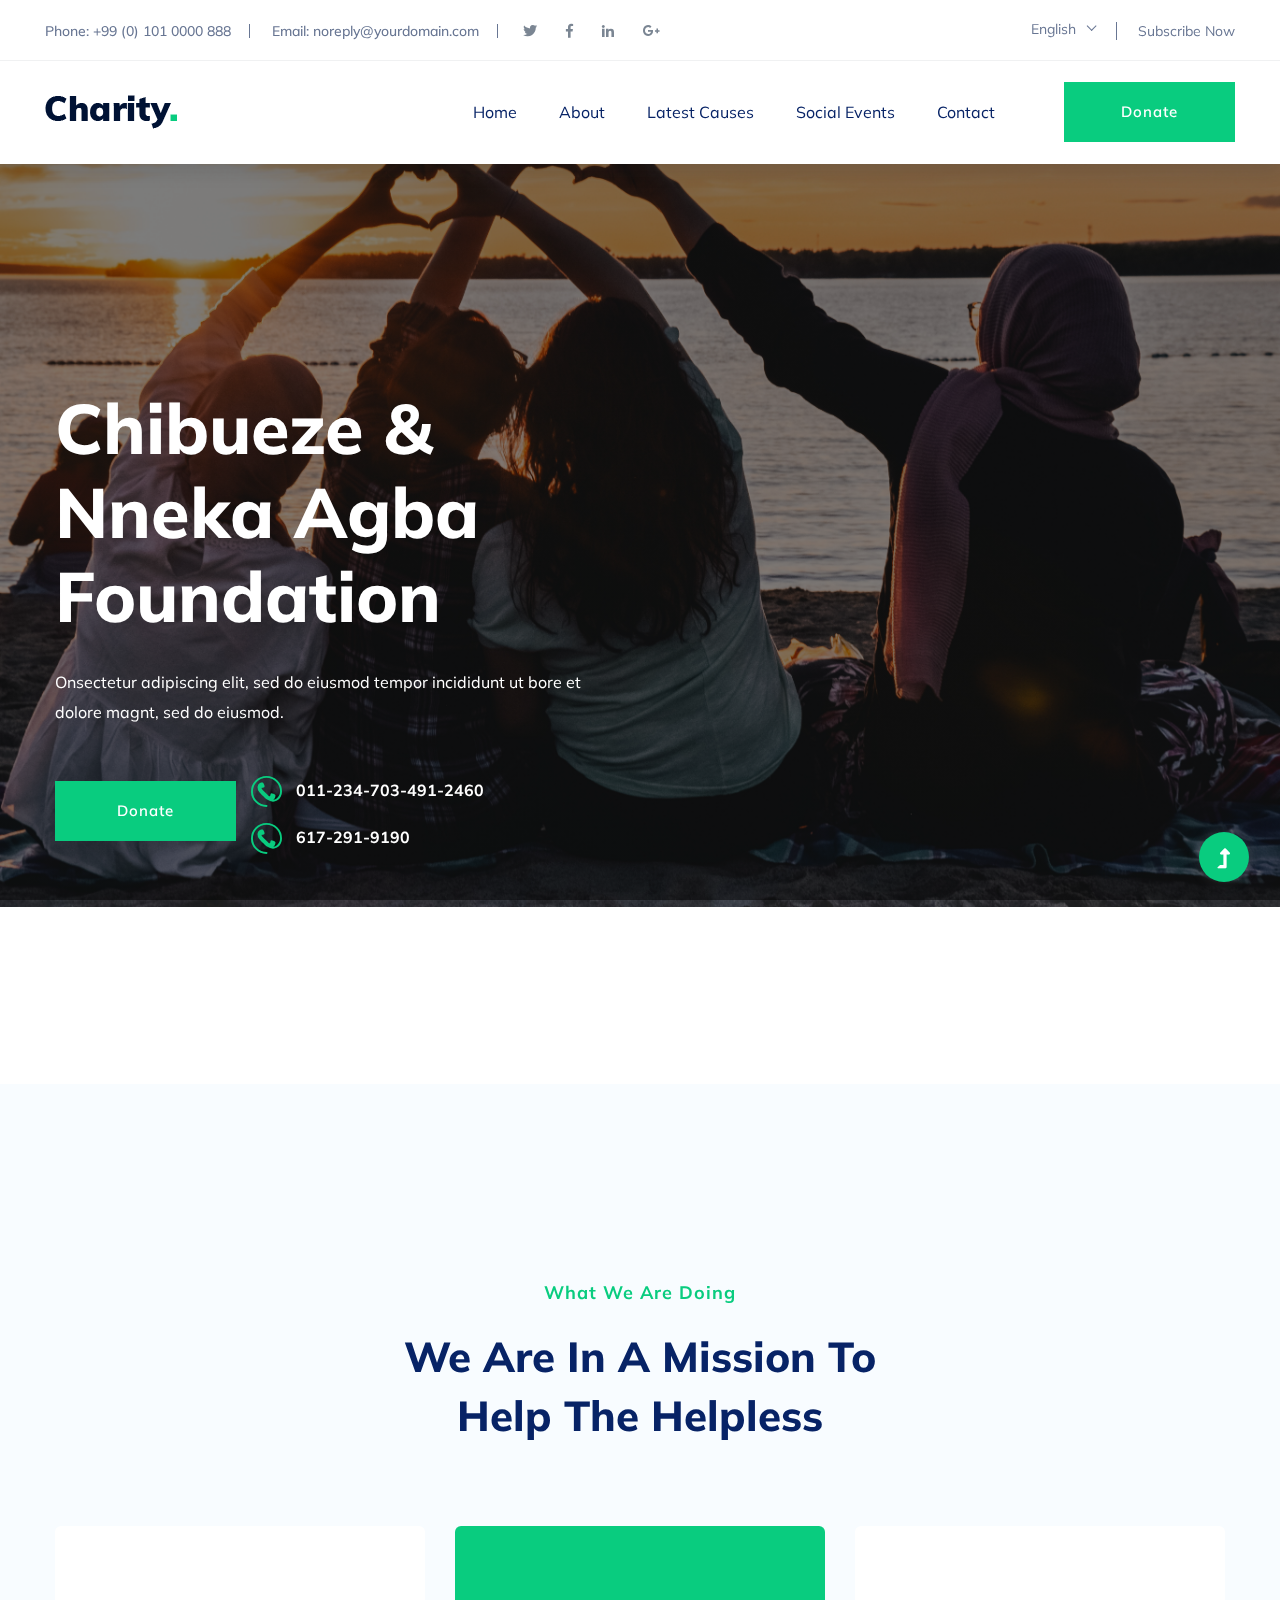
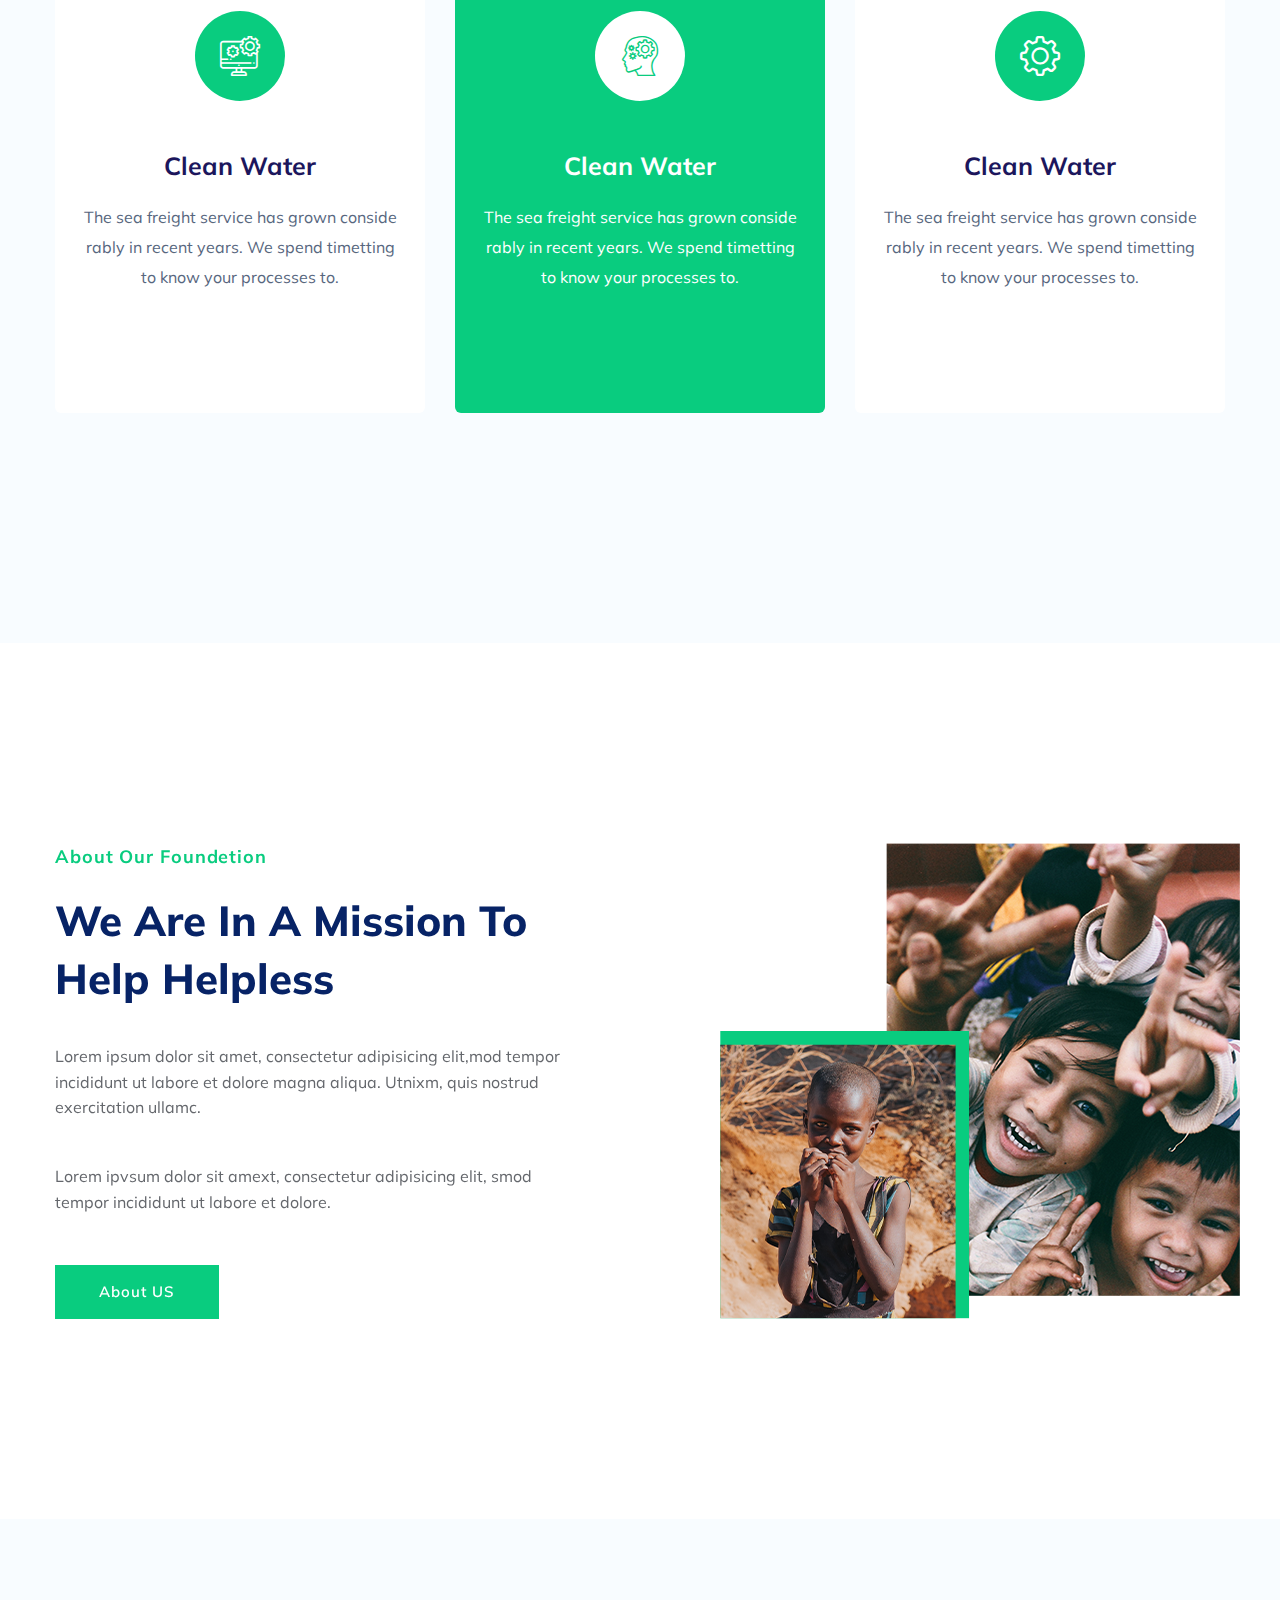
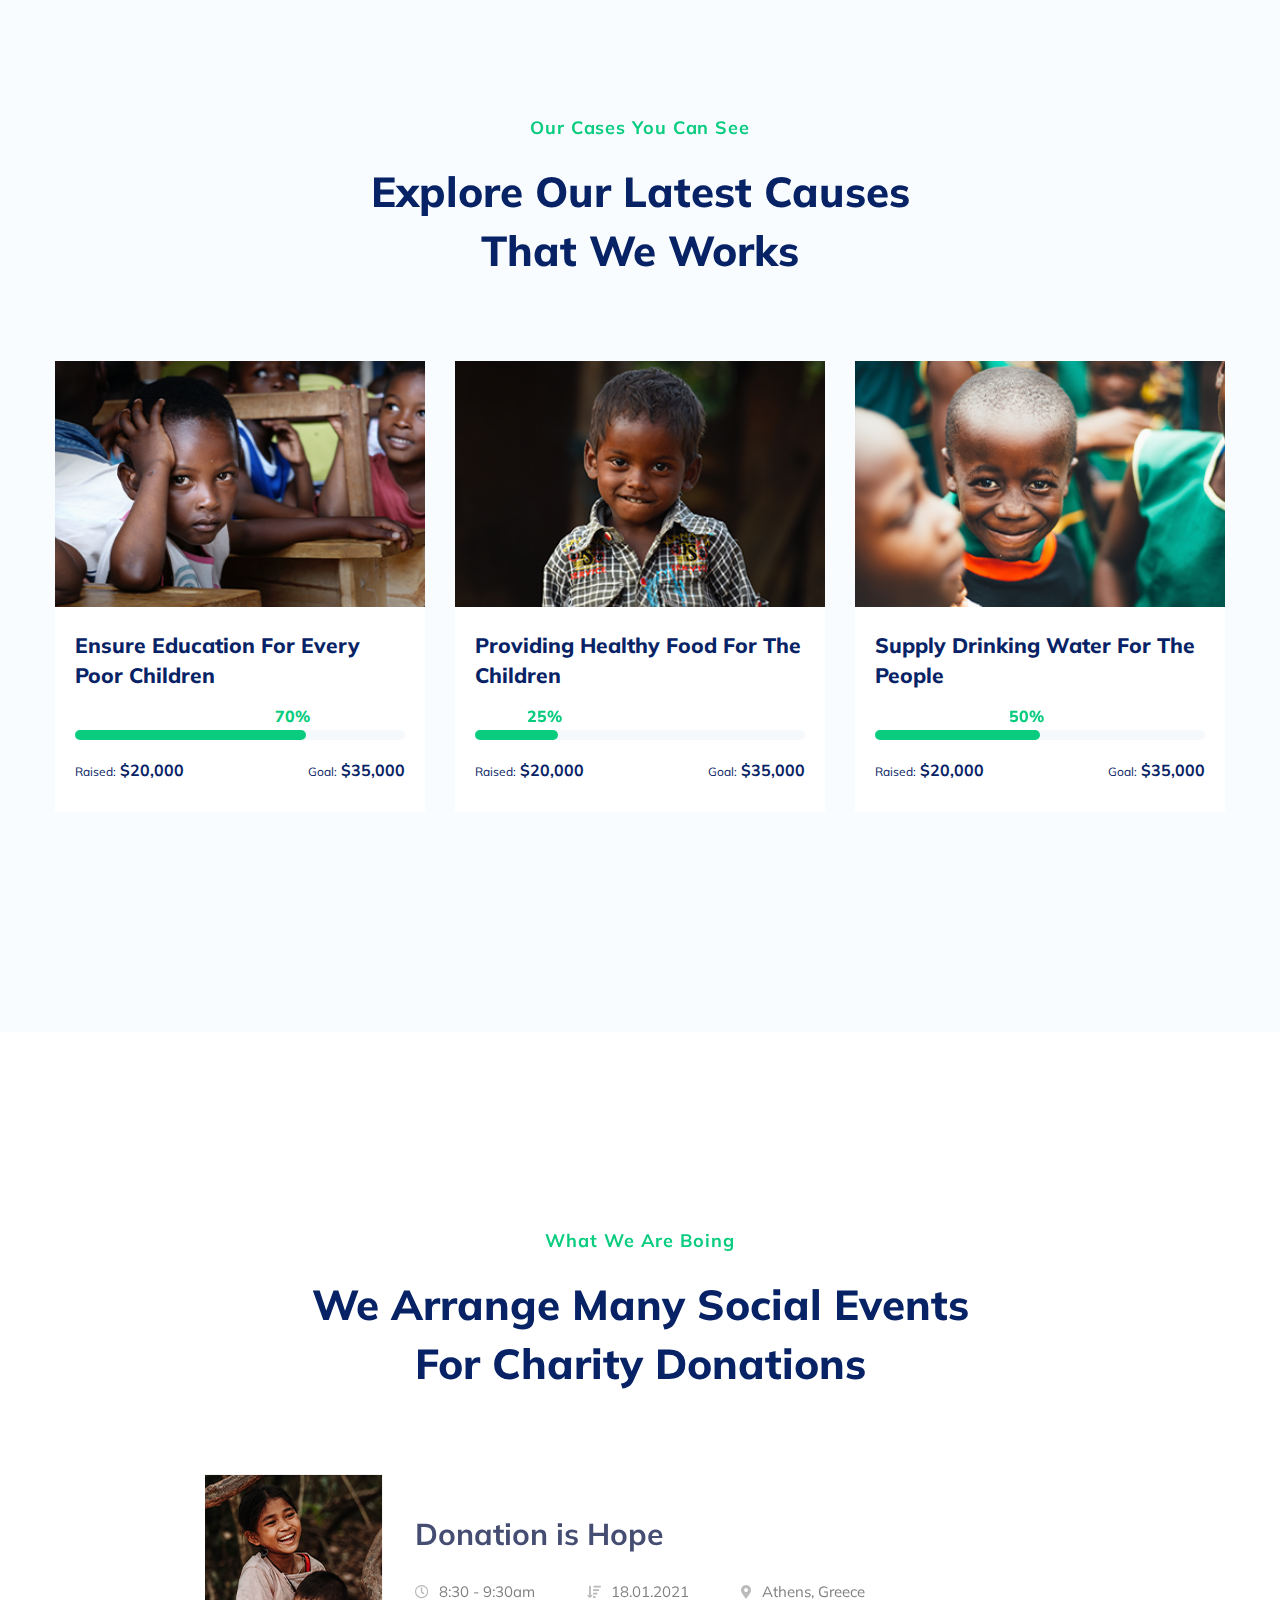
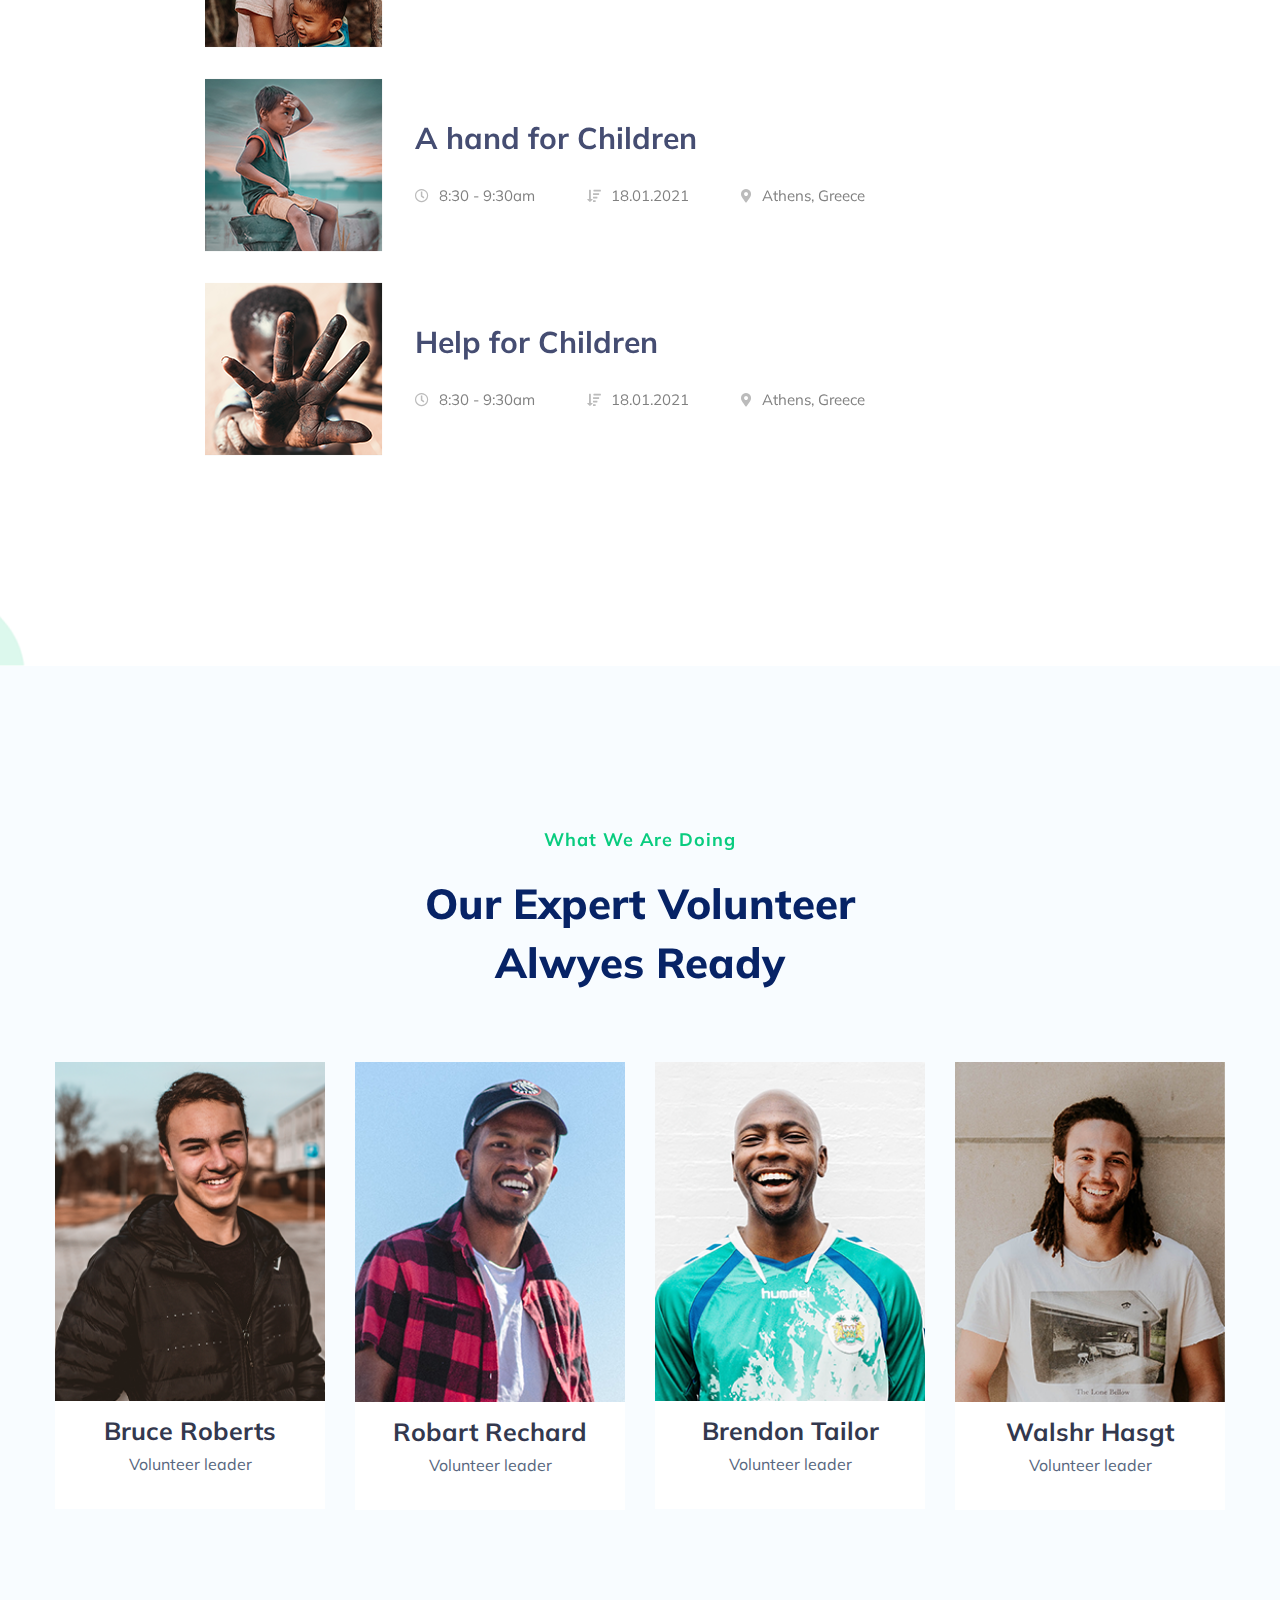
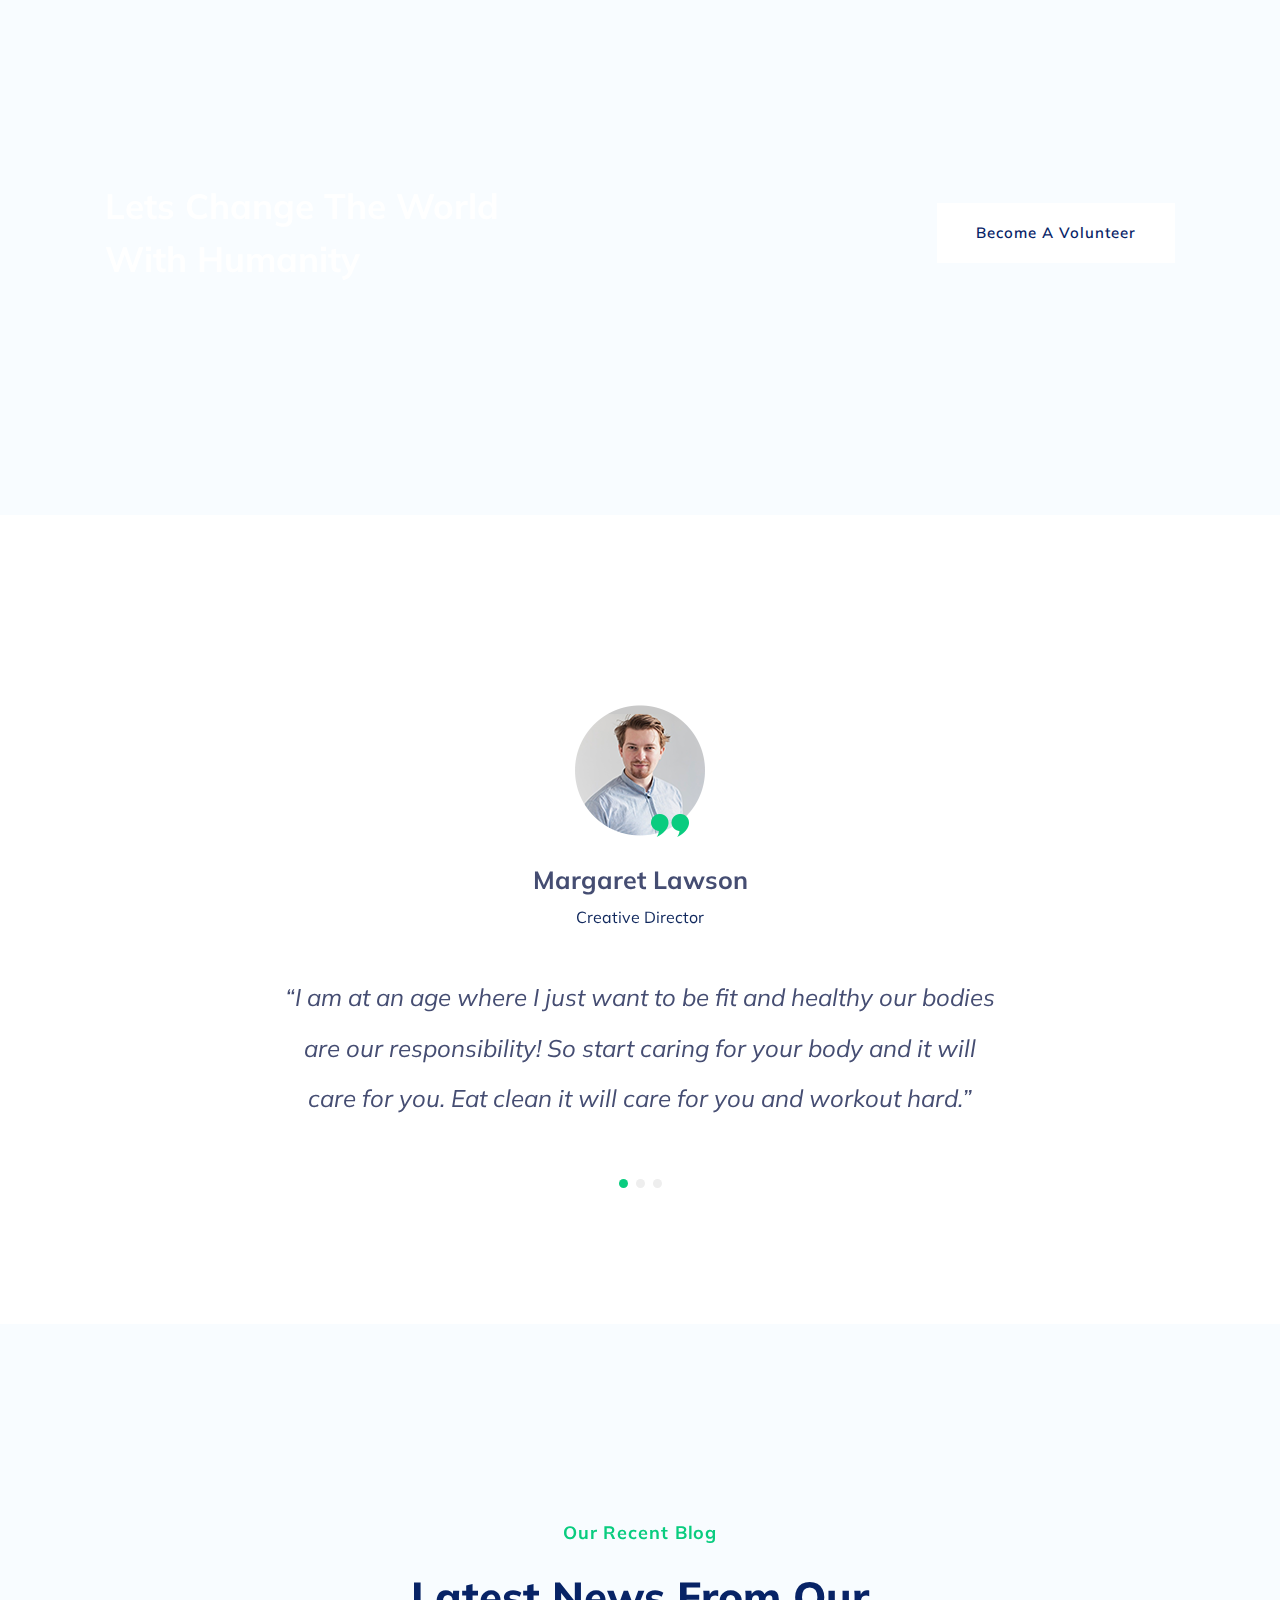
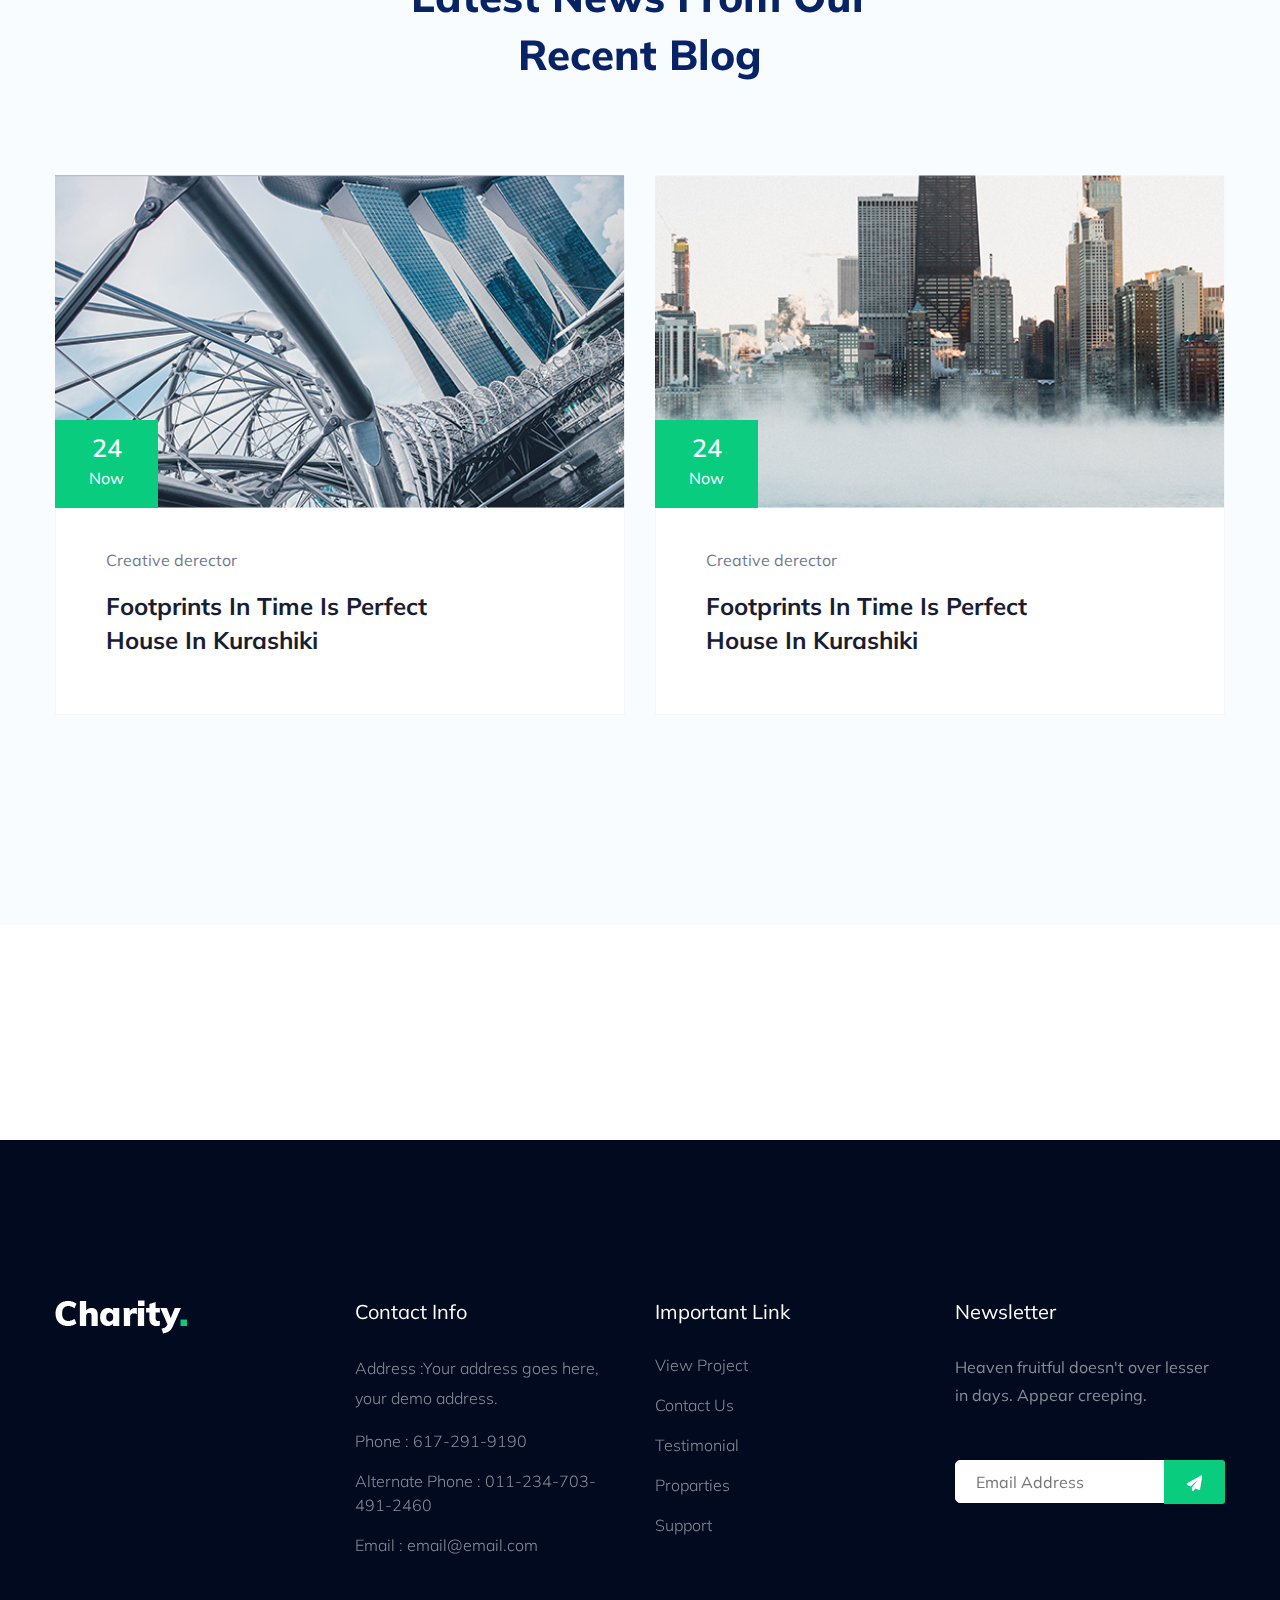
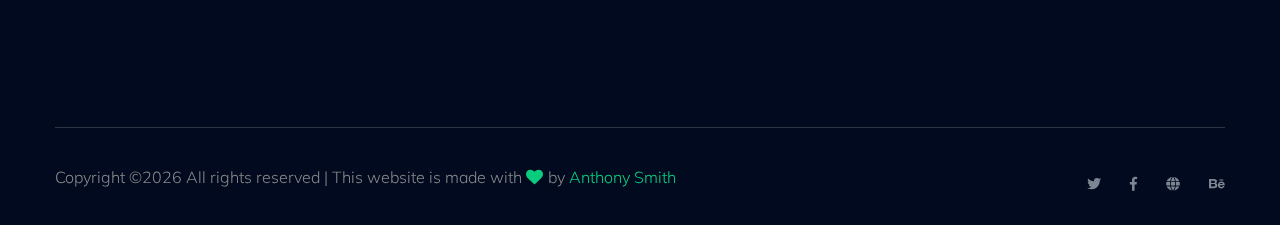
<file: index.html>
<!doctype html>
<html class="no-js" lang="zxx">
<head>
    <meta charset="utf-8">
    <meta http-equiv="x-ua-compatible" content="ie=edge">
    <title> BettiSam Oruchalu Foundation</title>
    <meta name="description" content="">
    <meta name="viewport" content="width=device-width, initial-scale=1">
    <link rel="manifest" href="site.webmanifest">
    <link rel="shortcut icon" type="image/x-icon" href="assets/img/favicon.ico">

	<!-- CSS here -->
	<link rel="stylesheet" href="assets/css/bootstrap.min.css">
	<link rel="stylesheet" href="assets/css/owl.carousel.min.css">
	<link rel="stylesheet" href="assets/css/slicknav.css">
    <link rel="stylesheet" href="assets/css/flaticon.css">
    <link rel="stylesheet" href="assets/css/progressbar_barfiller.css">
    <link rel="stylesheet" href="assets/css/gijgo.css">
    <link rel="stylesheet" href="assets/css/animate.min.css">
    <link rel="stylesheet" href="assets/css/animated-headline.css">
	<link rel="stylesheet" href="assets/css/magnific-popup.css">
	<link rel="stylesheet" href="assets/css/fontawesome-all.min.css">
	<link rel="stylesheet" href="assets/css/themify-icons.css">
	<link rel="stylesheet" href="assets/css/slick.css">
	<link rel="stylesheet" href="assets/css/nice-select.css">
	<link rel="stylesheet" href="assets/css/style.css">
</head>
<body>
    <!-- ? Preloader Start -->
    <div id="preloader-active">
        <div class="preloader d-flex align-items-center justify-content-center">
            <div class="preloader-inner position-relative">
                <div class="preloader-circle"></div>
                <div class="preloader-img pere-text">
                    <img src="assets/img/logo/loder.png" alt="">
                </div>
            </div>
        </div>
    </div>
    <!-- Preloader Start -->
    <header>
        <!-- Header Start -->
        <div class="header-area">
            <div class="main-header ">
                <div class="header-top d-none d-lg-block">
                    <div class="container-fluid">
                        <div class="col-xl-12">
                            <div class="row d-flex justify-content-between align-items-center">
                                <div class="header-info-left d-flex">
                                    <ul>     
                                        <li>Phone: +99 (0) 101 0000 888</li>
                                        <li>Email: noreply@yourdomain.com</li>
                                    </ul>
                                    <div class="header-social">    
                                        <ul>
                                            <li><a href="#"><i class="fab fa-twitter"></i></a></li>
                                            <li><a  href="https://www.facebook.com/sai4ull"><i class="fab fa-facebook-f"></i></a></li>
                                            <li><a href="#"><i class="fab fa-linkedin-in"></i></a></li>
                                            <li> <a href="#"><i class="fab fa-google-plus-g"></i></a></li>
                                        </ul>
                                    </div>
                                </div>
                                <div class="header-info-right d-flex align-items-center">
                                    <div class="select-this">
                                        <form action="#">
                                            <div class="select-itms">
                                                <select name="select" id="select1">
                                                    <option value="">English</option>
                                                    <option value="">Bangla</option>
                                                    <option value="">Arabic</option>
                                                    <option value="">Hindi</option>
                                                </select>
                                            </div>
                                        </form>
                                    </div>
                                    <ul class="contact-now">     
                                        <li><a href="#">Subscribe Now</a></li>
                                    </ul>
                                </div>
                            </div>
                        </div>
                    </div>
                </div>
                <div class="header-bottom  header-sticky">
                    <div class="container-fluid">
                        <div class="row align-items-center">
                            <!-- Logo -->
                            <div class="col-xl-2 col-lg-2">
                                <div class="logo">
                                    <a href="index.html"><img src="assets/img/logo/logo.png" alt=""></a>
                                </div>
                            </div>
                            <div class="col-xl-10 col-lg-10">
                                <div class="menu-wrapper  d-flex align-items-center justify-content-end">
                                    <!-- Main-menu -->
                                    <div class="main-menu d-none d-lg-block">
                                        <nav>
                                            <ul id="navigation">                                                                                          
                                                <li><a href="index.html">Home</a></li>
                                                <li><a href="about.html">About</a></li>
                                                <li><a href="program.html">latest causes</a></li>
                                                <li><a href="events.html">social events </a></li>
                                                <!-- <li><a href="blog.html">Blog</a> -->
                                                    <ul class="submenu">
                                                        <li><a href="blog.html">Blog</a></li>
                                                        <li><a href="blog_details.html">Blog Details</a></li>
                                                        <li><a href="elements.html">Element</a></li>
                                                    </ul>
                                                </li>
                                                <li><a href="contact.html">Contact</a></li>
                                            </ul>
                                        </nav>
                                    </div>
                                    <!-- Header-btn -->
                                    <div class="header-right-btn d-none d-lg-block ml-20">
                                        <a href="contact.html" class="btn header-btn">Donate</a>
                                    </div>
                                </div>
                            </div> 
                            <!-- Mobile Menu -->
                            <div class="col-12">
                                <div class="mobile_menu d-block d-lg-none"></div>
                            </div>
                        </div>
                    </div>
                </div>
            </div>
        </div>
        <!-- Header End -->
    </header>
    <!-- header end -->
    <main>
    <!-- slider Area Start-->
    <div class="slider-area">
        <div class="slider-active">
            <!-- Single Slider -->
            <div class="single-slider slider-height d-flex align-items-center">
                <div class="container">
                    <div class="row">
                        <div class="col-xl-6 col-lg-6 col-md-8 col-sm-10">
                            <div class="hero__caption">
                                <h1 data-animation="fadeInUp" data-delay=".6s" style="color: white;">Chibueze & Nneka Agba Foundation</h1>
                                <p data-animation="fadeInUp" data-delay=".8s" style="color: white;" >Onsectetur adipiscing elit, sed do eiusmod tempor incididunt ut bore et dolore magnt, sed do eiusmod.</p>
                                <!-- Hero-btn -->
                                <div class="hero__btn">
                                    <a href="industries.html" class="btn hero-btn mb-10"  data-animation="fadeInLeft" data-delay=".8s">Donate</a>
                                    <a href="industries.html" class="cal-btn ml-15" data-animation="fadeInRight" data-delay="1.0s">
                                        <i class="flaticon-null"></i>
                                        <p style="color: white !important;">011-234-703-491-2460</p>
                                        <br>
                                        <i class="flaticon-null"></i>
                                        <p style="color: white !important;">617-291-9190</p>
                                    </a>
                                </div>
                            </div>
                        </div>
                    </div>
                </div>
            </div>
            <!-- Single Slider -->
            <div class="single-slider slider-height d-flex align-items-center">
                <div class="container">
                    <div class="row">
                        <div class="col-xl-6 col-lg-6 col-md-8 col-sm-10">
                            <div class="hero__caption">
                                <h1 data-animation="fadeInUp" data-delay=".6s">Our Helping to<br> the world.</h1>
                                <P data-animation="fadeInUp" data-delay=".8s" >Onsectetur adipiscing elit, sed do eiusmod tempor incididunt ut bore et dolore magnt, sed do eiusmod.</P>
                                <!-- Hero-btn -->
                                <div class="hero__btn">
                                    <a href="industries.html" class="btn hero-btn mb-10"  data-animation="fadeInLeft" data-delay=".8s">Donate</a>
                                    <a href="industries.html" class="cal-btn ml-15" data-animation="fadeInRight" data-delay="1.0s">
                                        <i class="flaticon-null"></i>
                                        <p>+12 1325 41</p>
                                    </a>
                                </div>
                            </div>
                        </div>
                    </div>
                </div>
            </div>
        </div>
    </div>
    <!-- slider Area End-->
    <!--? Services Area Start -->
    <div class="service-area section-padding30">
        <div class="container">
            <div class="row justify-content-center">
                <div class="col-xl-6 col-lg-7 col-md-10 col-sm-10">
                    <!-- Section Tittle -->
                    <div class="section-tittle text-center mb-80">
                        <span>What we are doing</span>
                        <h2>We Are In A Mission To Help The Helpless</h2>
                    </div>
                </div>
            </div>
            <div class="row">
                <div class="col-lg-4 col-md-6 col-sm-6">
                    <div class="single-cat text-center mb-50">
                        <div class="cat-icon">
                            <span class="flaticon-null-1"></span>
                        </div>
                        <div class="cat-cap">
                            <h5><a href="services.html">Clean Water</a></h5>
                            <p>The sea freight service has grown conside rably in recent years. We spend timetting to know your processes to.</p>
                        </div>
                    </div>
                </div>
                <div class="col-lg-4 col-md-6 col-sm-6">
                    <div class="single-cat active text-center mb-50">
                        <div class="cat-icon">
                            <span class="flaticon-think"></span>
                        </div>
                        <div class="cat-cap">
                            <h5><a href="services.html">Clean Water</a></h5>
                            <p>The sea freight service has grown conside rably in recent years. We spend timetting to know your processes to.</p>
                        </div>
                    </div>
                </div>
                <div class="col-lg-4 col-md-6 col-sm-6">
                    <div class="single-cat text-center mb-50">
                        <div class="cat-icon">
                            <span class="flaticon-gear"></span>
                        </div>
                        <div class="cat-cap">
                            <h5><a href="services.html">Clean Water</a></h5>
                            <p>The sea freight service has grown conside rably in recent years. We spend timetting to know your processes to.</p>
                        </div>
                    </div>
                </div>
            </div>
        </div>
    </div>
    <!-- Services Area End -->
    <!--? About Law Start-->
    <section class="about-low-area section-padding2">
        <div class="container">
            <div class="row">
                <div class="col-lg-6 col-md-10">
                    <div class="about-caption mb-50">
                        <!-- Section Tittle -->
                        <div class="section-tittle mb-35">
                            <span>About our foundetion</span>
                            <h2>We Are In A Mission To  Help Helpless</h2>
                        </div>
                        <p>Lorem ipsum dolor sit amet, consectetur adipisicing elit,mod tempor incididunt ut labore et dolore magna aliqua. Utnixm, quis nostrud exercitation ullamc.</p>
                        <p>Lorem ipvsum dolor sit amext, consectetur adipisicing elit, smod tempor incididunt ut labore et dolore.</p>
                    </div>
                    <a href="about.html" class="btn">About US</a>
                </div>
                <div class="col-lg-6 col-md-12">
                    <!-- about-img -->
                    <div class="about-img ">
                        <div class="about-font-img d-none d-lg-block">
                            <img src="assets/img/gallery/about2.png" alt="">
                        </div>
                        <div class="about-back-img ">
                            <img src="assets/img/gallery/about1.png" alt="">
                        </div>
                    </div>
                </div>
            </div>
        </div>
    </section>
    <!-- About Law End-->
    <!-- Our Cases Start -->
    <div class="our-cases-area section-padding30">
        <div class="container">
            <div class="row justify-content-center">
                <div class="col-xl-6 col-lg-7 col-md-10 col-sm-10">
                    <!-- Section Tittle -->
                    <div class="section-tittle text-center mb-80">
                        <span>Our Cases you can see</span>
                        <h2>Explore our latest causes that we works </h2>
                    </div>
                </div>
            </div>
            <div class="row">
                <div class="col-lg-4 col-md-6 col-sm-6">
                    <div class="single-cases mb-40">
                        <div class="cases-img">
                            <img src="assets/img/gallery/case1.png" alt="">
                        </div>
                        <div class="cases-caption">
                            <h3><a href="#">Ensure Education For Every Poor Children</a></h3>
                            <!-- Progress Bar -->
                            <div class="single-skill mb-15">
                                <div class="bar-progress">
                                    <div id="bar1" class="barfiller">
                                        <div class="tipWrap">
                                            <span class="tip"></span>
                                        </div>
                                        <span class="fill" data-percentage="70"></span>
                                    </div>
                                </div>
                            </div>
                            <!-- / progress -->
                            <div class="prices d-flex justify-content-between">
                                <p>Raised:<span> $20,000</span></p>
                                <p>Goal:<span> $35,000</span></p>
                            </div>
                        </div>
                    </div>
                </div>
                <div class="col-lg-4 col-md-6 col-sm-6">
                    <div class="single-cases mb-40">
                        <div class="cases-img">
                            <img src="assets/img/gallery/case2.png" alt="">
                        </div>
                        <div class="cases-caption">
                            <h3><a href="#">Providing Healthy Food For The Children</a></h3>
                            <!-- Progress Bar -->
                            <div class="single-skill mb-15">
                                <div class="bar-progress">
                                    <div id="bar2" class="barfiller">
                                        <div class="tipWrap">
                                            <span class="tip"></span>
                                        </div>
                                        <span class="fill" data-percentage="25"></span>
                                    </div>
                                </div>
                            </div>
                            <!-- / progress -->
                            <div class="prices d-flex justify-content-between">
                                <p>Raised:<span> $20,000</span></p>
                                <p>Goal:<span> $35,000</span></p>
                            </div>
                        </div>
                    </div>
                </div>
                <div class="col-lg-4 col-md-6 col-sm-6">
                    <div class="single-cases mb-40">
                        <div class="cases-img">
                            <img src="assets/img/gallery/case3.png" alt="">
                        </div>
                        <div class="cases-caption">
                            <h3><a href="#">Supply Drinking Water For  The People</a></h3>
                            <!-- Progress Bar -->
                            <div class="single-skill mb-15">
                                <div class="bar-progress">
                                    <div id="bar3" class="barfiller">
                                        <div class="tipWrap">
                                            <span class="tip"></span>
                                        </div>
                                        <span class="fill" data-percentage="50"></span>
                                    </div>
                                </div>
                            </div>
                            <!-- / progress -->
                            <div class="prices d-flex justify-content-between">
                                <p>Raised:<span> $20,000</span></p>
                                <p>Goal:<span> $35,000</span></p>
                            </div>
                        </div>
                    </div>
                </div>
            </div>
        </div>
    </div>
    <!-- Our Cases End -->
    <!-- Featured_job_start -->
    <section class="featured-job-area section-padding30 section-bg2" data-background="assets/img/gallery/section_bg03.png">
        <div class="container">
            <div class="row justify-content-center">
                <div class="col-xl-7 col-lg-9 col-md-10 col-sm-12">
                    <!-- Section Tittle -->
                    <div class="section-tittle text-center mb-80">
                        <span>What we are boing</span>
                        <h2>We arrange many social events for charity donations</h2>
                    </div>
                </div>
            </div>
            <div class="row justify-content-center">
                <div class="col-lg-9 col-md-12">
                    <!-- single-job-content -->
                    <div class="single-job-items mb-30">
                        <div class="job-items">
                            <div class="company-img">
                                <a href="#"><img src="assets/img/gallery/socialEvents1.png" alt=""></a>
                            </div>
                            <div class="job-tittle">
                                <a href="#"><h4>Donation is Hope</h4></a>
                                <ul>
                                    <li><i class="far fa-clock"></i>8:30 - 9:30am</li>
                                    <li><i class="fas fa-sort-amount-down"></i>18.01.2021</li>
                                    <li><i class="fas fa-map-marker-alt"></i>Athens, Greece</li>
                                </ul>
                            </div>
                        </div>
                    </div>
                </div>
                <div class="col-lg-9 col-md-12">
                    <!-- single-job-content -->
                    <div class="single-job-items mb-30">
                        <div class="job-items">
                            <div class="company-img">
                                <a href="#"><img src="assets/img/gallery/socialEvents2.png" alt=""></a>
                            </div>
                            <div class="job-tittle">
                                <a href="#"><h4>A hand for Children</h4></a>
                                <ul>
                                    <li><i class="far fa-clock"></i>8:30 - 9:30am</li>
                                    <li><i class="fas fa-sort-amount-down"></i>18.01.2021</li>
                                    <li><i class="fas fa-map-marker-alt"></i>Athens, Greece</li>
                                </ul>
                            </div>
                        </div>
                    </div>
                </div>
                <div class="col-lg-9 col-md-12">
                    <!-- single-job-content -->
                    <div class="single-job-items mb-30">
                        <div class="job-items">
                            <div class="company-img">
                                <a href="#"><img src="assets/img/gallery/socialEvents3.png" alt=""></a>
                            </div>
                            <div class="job-tittle">
                                <a href="#"><h4>Help for Children</h4></a>
                                <ul>
                                    <li><i class="far fa-clock"></i>8:30 - 9:30am</li>
                                    <li><i class="fas fa-sort-amount-down"></i>18.01.2021</li>
                                    <li><i class="fas fa-map-marker-alt"></i>Athens, Greece</li>
                                </ul>
                            </div>
                        </div>
                    </div>
                </div>
            </div>
        </div>
    </section>
    <!-- Featured_job_end -->
    <!--? Team Ara Start -->
    <div class="team-area pt-160 pb-160">
        <div class="container">
            <div class="row justify-content-center">
                <div class="col-xl-6 col-lg-7 col-md-10 col-sm-10">
                    <!-- Section Tittle -->
                    <div class="section-tittle section-tittle2 text-center mb-70">
                        <span>What we are doing</span>
                        <h2>Our Expert Volunteer Alwyes ready</h2>
                    </div> 
                </div>
            </div>
            <div class="row">
                <div class="col-lg-3 col-md-6 col-sm-6">
                    <div class="single-team mb-30">
                        <div class="team-img">
                            <img src="assets/img/gallery/team1.png" alt="">
                            <!-- Blog Social -->
                            <ul class="team-social">
                                <li><a href="#"><i class="fab fa-facebook-f"></i></a></li>
                                <li><a href="#"><i class="fab fa-twitter"></i></a></li>
                                <li><a href="#"><i class="fas fa-globe"></i></a></li>
                            </ul>
                        </div>
                        <div class="team-caption">
                            <h3><a href="instructor.html">Bruce Roberts</a></h3>
                            <p>Volunteer leader</p>
                        </div>
                    </div>
                </div>
                <div class="col-lg-3 col-md-6 col-sm-6">
                    <div class="single-team mb-30">
                        <div class="team-img">
                            <img src="assets/img/gallery/team2.png" alt="">
                            <!-- Blog Social -->
                            <ul class="team-social">
                                <li><a href="#"><i class="fab fa-facebook-f"></i></a></li>
                                <li><a href="#"><i class="fab fa-twitter"></i></a></li>
                                <li><a href="#"><i class="fas fa-globe"></i></a></li>
                            </ul>
                        </div>
                        <div class="team-caption">
                            <h3><a href="instructor.html">Robart Rechard</a></h3>
                            <p>Volunteer leader</p>
                        </div>
                    </div>
                </div>
                <div class="col-lg-3 col-md-6 col-sm-6">
                    <div class="single-team mb-30">
                        <div class="team-img">
                            <img src="assets/img/gallery/team3.png" alt="">
                            <!-- Blog Social -->
                            <ul class="team-social">
                                <li><a href="#"><i class="fab fa-facebook-f"></i></a></li>
                                <li><a href="#"><i class="fab fa-twitter"></i></a></li>
                                <li><a href="#"><i class="fas fa-globe"></i></a></li>
                            </ul>
                        </div>
                        <div class="team-caption">
                            <h3><a href="instructor.html">Brendon Tailor</a></h3>
                            <p>Volunteer leader</p>
                        </div>
                    </div>
                </div>
                <div class="col-lg-3 col-md-6 col-sm-6">
                    <div class="single-team mb-30">
                        <div class="team-img">
                            <img src="assets/img/gallery/team4.png" alt="">
                            <!-- Blog Social -->
                            <ul class="team-social">
                                <li><a href="#"><i class="fab fa-facebook-f"></i></a></li>
                                <li><a href="#"><i class="fab fa-twitter"></i></a></li>
                                <li><a href="#"><i class="fas fa-globe"></i></a></li>
                            </ul>
                        </div>
                        <div class="team-caption">
                            <h3><a href="instructor.html">Walshr Hasgt</a></h3>
                            <p>Volunteer leader</p>
                        </div>
                    </div>
                </div>
            </div>
        </div>
    </div>
    <!-- Team Ara End -->
    <!-- Want To work -->
    <section class="wantToWork-area ">
        <div class="container">
            <div class="wants-wrapper w-padding2  section-bg" data-background="assets/img/gallery/section_bg01.png">
                <div class="row align-items-center justify-content-between">
                    <div class="col-xl-5 col-lg-9 col-md-8">
                        <div class="wantToWork-caption wantToWork-caption2">
                            <h2>Lets Change The World With Humanity</h2>
                        </div>
                    </div>
                    <div class="col-xl-2 col-lg-3 col-md-4">
                        <a href="#" class="btn white-btn f-right sm-left">Become A Volunteer</a>
                    </div>
                </div>
            </div>
        </div>
    </section>
    <!-- Want To work End -->
    <!--? Testimonial Start -->
    <div class="testimonial-area testimonial-padding">
        <div class="container">
            <!-- Testimonial contents -->
            <div class="row d-flex justify-content-center">
                <div class="col-xl-8 col-lg-8 col-md-10">
                    <div class="h1-testimonial-active dot-style">
                        <!-- Single Testimonial -->
                        <div class="single-testimonial text-center">
                            <div class="testimonial-caption ">
                                <!-- founder -->
                                <div class="testimonial-founder">
                                    <div class="founder-img mb-40">
                                        <img src="assets/img/gallery/testimonial.png" alt="">
                                        <span>Margaret Lawson</span>
                                        <p>Creative Director</p>
                                    </div>
                                </div>
                                <div class="testimonial-top-cap">
                                    <p>“I am at an age where I just want to be fit and healthy our bodies are our responsibility! So start caring for your body and it will care for you. Eat clean it will care for you and workout hard.”</p>
                                </div>
                            </div>
                        </div>
                        <!-- Single Testimonial -->
                        <div class="single-testimonial text-center">
                            <div class="testimonial-caption ">
                                <!-- founder -->
                                <div class="testimonial-founder">
                                    <div class="founder-img mb-40">
                                        <img src="assets/img/gallery/testimonial.png" alt="">
                                        <span>Margaret Lawson</span>
                                        <p>Creative Director</p>
                                    </div>
                                </div>
                                <div class="testimonial-top-cap">
                                    <p>“I am at an age where I just want to be fit and healthy our bodies are our responsibility! So start caring for your body and it will care for you. Eat clean it will care for you and workout hard.”</p>
                                </div>
                            </div>
                        </div>
                        <!-- Single Testimonial -->
                        <div class="single-testimonial text-center">
                            <div class="testimonial-caption ">
                                <!-- founder -->
                                <div class="testimonial-founder">
                                    <div class="founder-img mb-40">
                                        <img src="assets/img/gallery/testimonial.png" alt="">
                                        <span>Margaret Lawson</span>
                                        <p>Creative Director</p>
                                    </div>
                                </div>
                                <div class="testimonial-top-cap">
                                    <p>“I am at an age where I just want to be fit and healthy our bodies are our responsibility! So start caring for your body and it will care for you. Eat clean it will care for you and workout hard.”</p>
                                </div>
                            </div>
                        </div>
                    </div>
                </div>
            </div>
        </div>
    </div>
    <!-- Testimonial End -->
    <!--? Blog Area Start -->
    <section class="home-blog-area section-padding30">
        <div class="container">
            <!-- Section Tittle -->
            <div class="row justify-content-center">
                <div class="col-xl-5 col-lg-6 col-md-9 col-sm-10">
                    <div class="section-tittle text-center mb-90">
                        <span>Our recent blog</span>
                        <h2>Latest News from our recent blog</h2>
                    </div>
                </div>
            </div>
            <div class="row">
                <div class="col-xl-6 col-lg-6 col-md-6">
                    <div class="home-blog-single mb-30">
                        <div class="blog-img-cap">
                            <div class="blog-img">
                                <img src="assets/img/gallery/home-blog1.png" alt="">
                                <!-- Blog date -->
                                <div class="blog-date text-center">
                                    <span>24</span>
                                    <p>Now</p>
                                </div>
                            </div>
                            <div class="blog-cap">
                                <p>Creative derector</p>
                                <h3><a href="blog_details.html">Footprints in Time is perfect House in Kurashiki</a></h3>
                            </div>
                        </div>
                    </div>
                </div>
                <div class="col-xl-6 col-lg-6 col-md-6">
                    <div class="home-blog-single mb-30">
                        <div class="blog-img-cap">
                            <div class="blog-img">
                                <img src="assets/img/gallery/home-blog2.png" alt="">
                                <!-- Blog date -->
                                <div class="blog-date text-center">
                                    <span>24</span>
                                    <p>Now</p>
                                </div>
                            </div>
                            <div class="blog-cap">
                                <p>Creative derector</p>
                                <h3><a href="blog_details.html">Footprints in Time is perfect House in Kurashiki</a></h3>
                            </div>
                        </div>
                    </div>
                </div>
            </div>
        </div>
    </section>
    <!-- Blog Area End -->
    <!--? Count Down Start -->
    <div class="count-down-area pt-25 section-bg" data-background="assets/img/gallery/section_bg02.png">
        <div class="container">
            <div class="row justify-content-center">
                <div class="col-lg-12 col-md-12">
                    <div class="count-down-wrapper" >
                        <div class="row justify-content-between">
                            <div class="col-lg-3 col-md-6 col-sm-6">
                                <!-- Counter Up -->
                                <div class="single-counter text-center">
                                    <span class="counter color-green">6,200</span>
                                    <span class="plus">+</span>
                                    <p class="color-green">Donation</p>
                                </div>
                            </div>
                            <div class="col-lg-3 col-md-6 col-sm-6">
                                <!-- Counter Up -->
                                <div class="single-counter text-center">
                                    <span class="counter color-green">80</span>
                                    <span class="plus">+</span>
                                    <p class="color-green">Fund Raised</p>
                                </div>
                            </div>
                            <div class="col-lg-3 col-md-6 col-sm-6">
                                <!-- Counter Up -->
                                <div class="single-counter text-center">
                                    <span class="counter color-green">256</span>
                                    <span class="plus">+</span>
                                    <p class="color-green">Donation</p>
                                </div>
                            </div>
                            <div class="col-lg-3 col-md-6 col-sm-6">
                                <!-- Counter Up -->
                                <div class="single-counter text-center">
                                    <span class="counter color-green">256</span>
                                    <span class="plus">+</span>
                                    <p class="color-green">Donation</p>
                                </div>
                            </div>
                        </div>
                    </div>
                </div>
            </div>
        </div>
    </div>
    <!-- Count Down End -->
    </main>
    <footer>
        <div class="footer-wrapper section-bg2" data-background="assets/img/gallery/footer_bg.png">
            <!-- Footer Top-->
            <div class="footer-area footer-padding">
                <div class="container">
                    <div class="row d-flex justify-content-between">
                        <div class="col-xl-3 col-lg-3 col-md-4 col-sm-6">
                        <div class="single-footer-caption mb-50">
                            <div class="single-footer-caption mb-30">
                                <div class="footer-tittle">
                                    <div class="footer-logo mb-20">
                                        <a href="index.html"><img src="assets/img/logo/logo2_footer.png" alt=""></a>
                                    </div>
                                </div>
                            </div>
                        </div>
                        </div>
                        <div class="col-xl-3 col-lg-3 col-md-4 col-sm-5">
                            <div class="single-footer-caption mb-50">
                                <div class="footer-tittle">
                                    <h4>Contact Info</h4>
                                    <ul>
                                        <li>
                                            <p>Address :Your address goes here, your demo address.</p>
                                        </li>
                                        <li><a href="#">Phone : 617-291-9190</a></li>
                                        <li><a href="#">Alternate Phone : 011-234-703-491-2460</a></li>
                                        <li><a href="#">Email : email@email.com</a></li>
                                    </ul>
                                </div>

                            </div>
                        </div>
                        <div class="col-xl-3 col-lg-3 col-md-4 col-sm-5">
                            <div class="single-footer-caption mb-50">
                                <div class="footer-tittle">
                                    <h4>Important Link</h4>
                                    <ul>
                                        <li><a href="#"> View Project</a></li>
                                        <li><a href="#">Contact Us</a></li>
                                        <li><a href="#">Testimonial</a></li>
                                        <li><a href="#">Proparties</a></li>
                                        <li><a href="#">Support</a></li>
                                    </ul>
                                </div>
                            </div>
                        </div>
                        <div class="col-xl-3 col-lg-3 col-md-4 col-sm-5">
                            <div class="single-footer-caption mb-50">
                                <div class="footer-tittle">
                                    <h4>Newsletter</h4>
                                    <div class="footer-pera footer-pera2">
                                    <p>Heaven fruitful doesn't over lesser in days. Appear creeping.</p>
                                </div>
                                <!-- Form -->
                                <div class="footer-form" >
                                    <div id="mc_embed_signup">
                                        <form target="_blank" action="https://spondonit.us12.list-manage.com/subscribe/post?u=1462626880ade1ac87bd9c93a&amp;id=92a4423d01"
                                        method="get" class="subscribe_form relative mail_part">
                                            <input type="email" name="email" id="newsletter-form-email" placeholder="Email Address"
                                            class="placeholder hide-on-focus" onfocus="this.placeholder = ''"
                                            onblur="this.placeholder = ' Email Address '">
                                            <div class="form-icon">
                                                <button type="submit" name="submit" id="newsletter-submit"
                                                class="email_icon newsletter-submit button-contactForm"><img src="assets/img/gallery/form.png" alt=""></button>
                                            </div>
                                            <div class="mt-10 info"></div>
                                        </form>
                                    </div>
                                </div>
                                </div>
                            </div>
                        </div>
                    </div>
                </div>
            </div>
            <!-- footer-bottom -->
            <div class="footer-bottom-area">
                <div class="container">
                    <div class="footer-border">
                        <div class="row d-flex justify-content-between align-items-center">
                            <div class="col-xl-10 col-lg-9 ">
                                <div class="footer-copy-right">
                                    <p>
  Copyright &copy;<script>document.write(new Date().getFullYear());</script> All rights reserved | This website is made with <i class="fa fa-heart" aria-hidden="true"></i> by <a href="https://anthonysdigital.net" target="_blank">Anthony Smith</a></p>
                                </div>
                            </div>
                            <div class="col-xl-2 col-lg-3">
                                <div class="footer-social f-right">
                                    <a href="#"><i class="fab fa-twitter"></i></a>
                                    <a  href="https://www.facebook.com/sai4ull"><i class="fab fa-facebook-f"></i></a>
                                    <a href="#"><i class="fas fa-globe"></i></a>
                                    <a href="#"><i class="fab fa-behance"></i></a>
                                </div>
                            </div>
                        </div>
                    </div>
                </div>
            </div>
        </div>
    </footer>

    <!-- Scroll Up -->
    <div id="back-top" >
        <a title="Go to Top" href="#"> <i class="fas fa-level-up-alt"></i></a>
    </div>

    <!-- JS here -->

    <script src="./assets/js/vendor/modernizr-3.5.0.min.js"></script>
    <!-- Jquery, Popper, Bootstrap -->
    <script src="./assets/js/vendor/jquery-1.12.4.min.js"></script>
    <script src="./assets/js/popper.min.js"></script>
    <script src="./assets/js/bootstrap.min.js"></script>
    <!-- Jquery Mobile Menu -->
    <script src="./assets/js/jquery.slicknav.min.js"></script>

    <!-- Jquery Slick , Owl-Carousel Plugins -->
    <script src="./assets/js/owl.carousel.min.js"></script>
    <script src="./assets/js/slick.min.js"></script>
    <!-- One Page, Animated-HeadLin -->
    <script src="./assets/js/wow.min.js"></script>
    <script src="./assets/js/animated.headline.js"></script>
    <script src="./assets/js/jquery.magnific-popup.js"></script>

    <!-- Date Picker -->
    <script src="./assets/js/gijgo.min.js"></script>
    <!-- Nice-select, sticky -->
    <script src="./assets/js/jquery.nice-select.min.js"></script>
    <script src="./assets/js/jquery.sticky.js"></script>
    <!-- Progress -->
    <script src="./assets/js/jquery.barfiller.js"></script>
    
    <!-- counter , waypoint,Hover Direction -->
    <script src="./assets/js/jquery.counterup.min.js"></script>
    <script src="./assets/js/waypoints.min.js"></script>
    <script src="./assets/js/jquery.countdown.min.js"></script>
    <script src="./assets/js/hover-direction-snake.min.js"></script>

    <!-- contact js -->
    <script src="./assets/js/contact.js"></script>
    <script src="./assets/js/jquery.form.js"></script>
    <script src="./assets/js/jquery.validate.min.js"></script>
    <script src="./assets/js/mail-script.js"></script>
    <script src="./assets/js/jquery.ajaxchimp.min.js"></script>
    
    <!-- Jquery Plugins, main Jquery -->	
    <script src="./assets/js/plugins.js"></script>
    <script src="./assets/js/main.js"></script>
    
    </body>
</html>
</file>
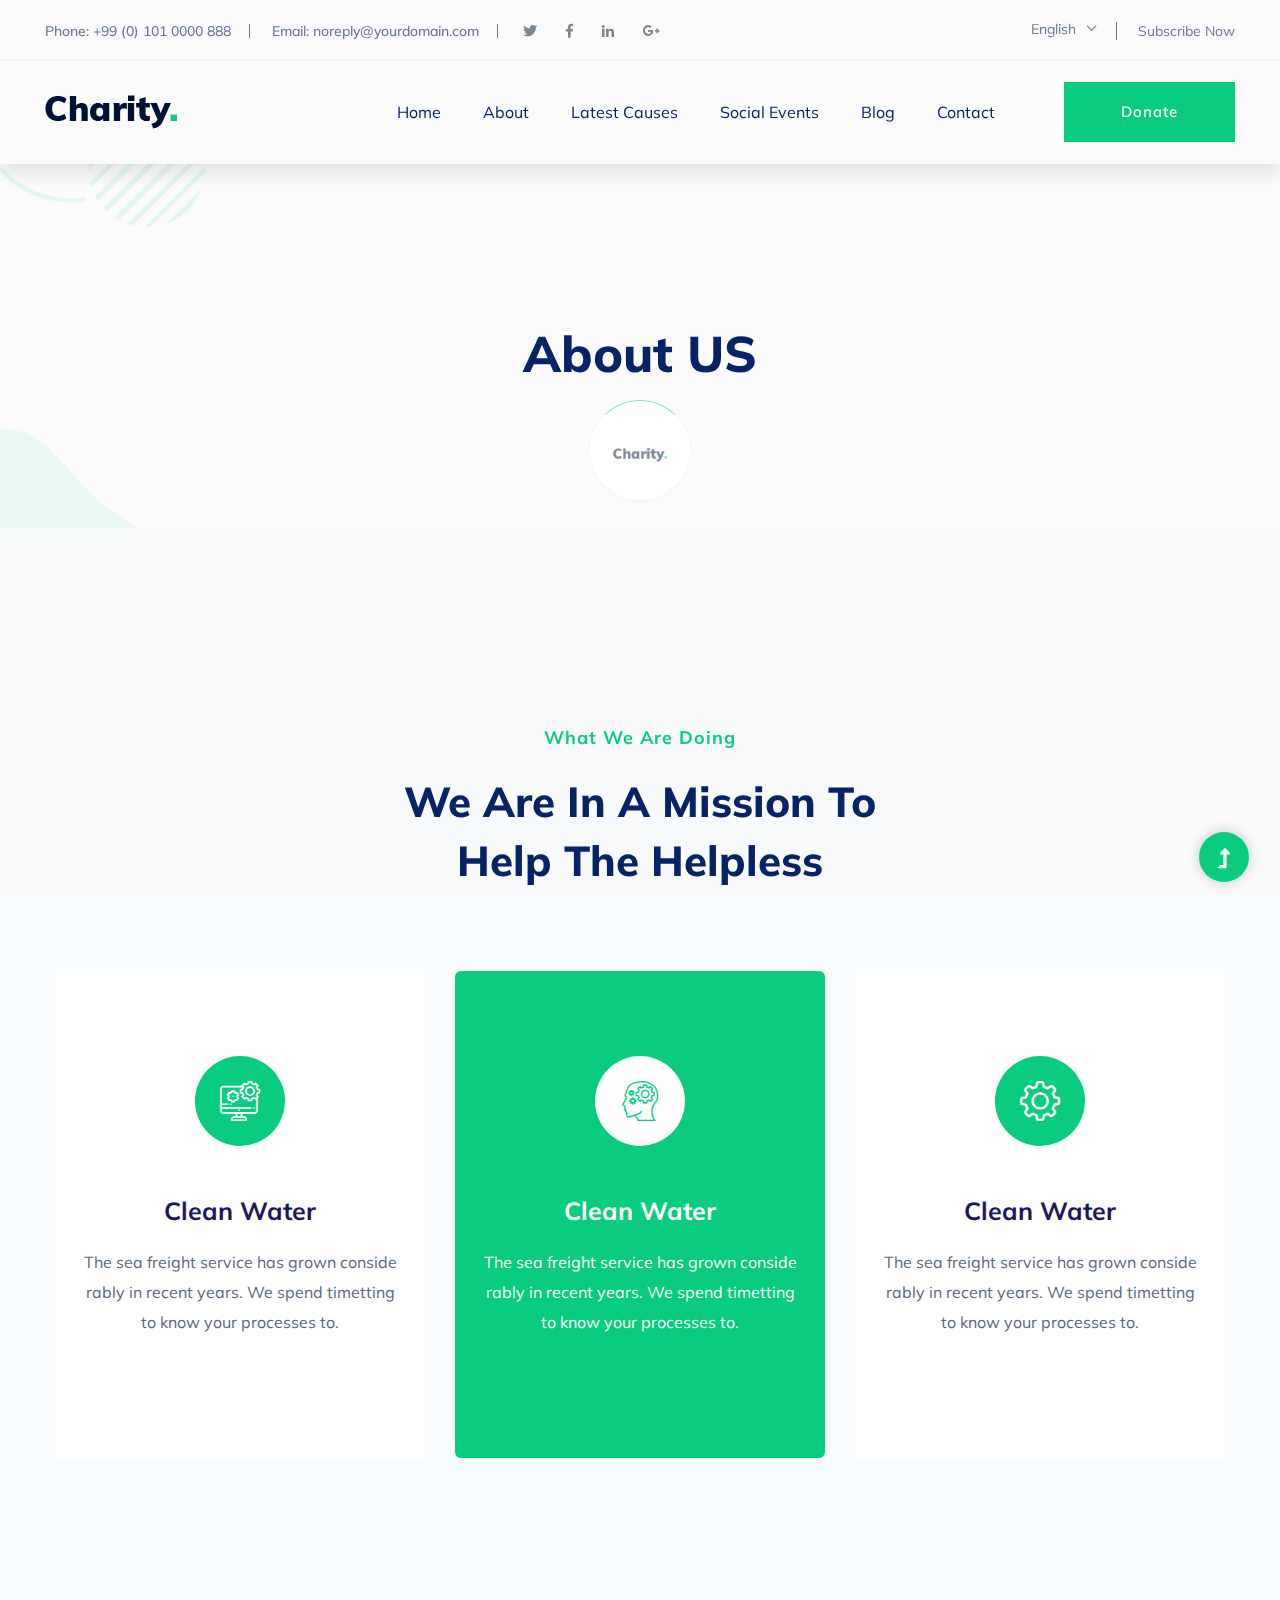
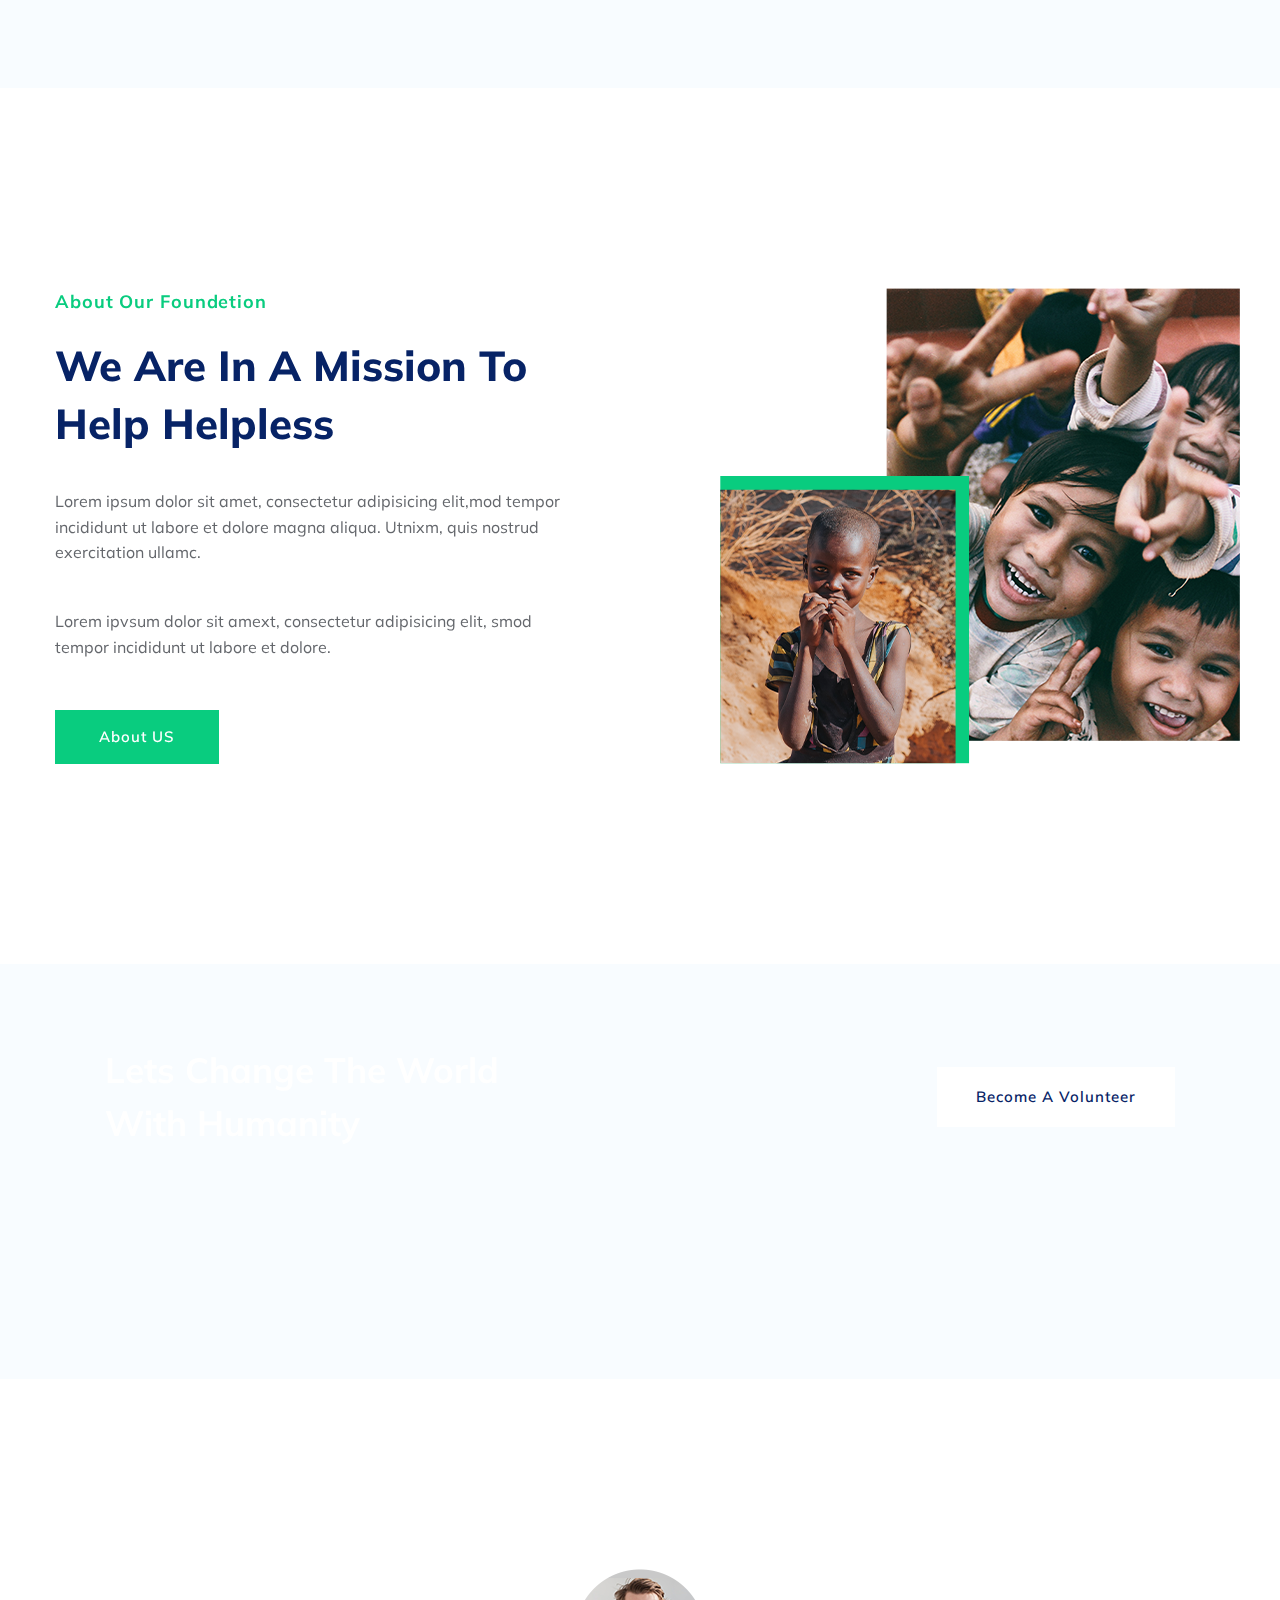
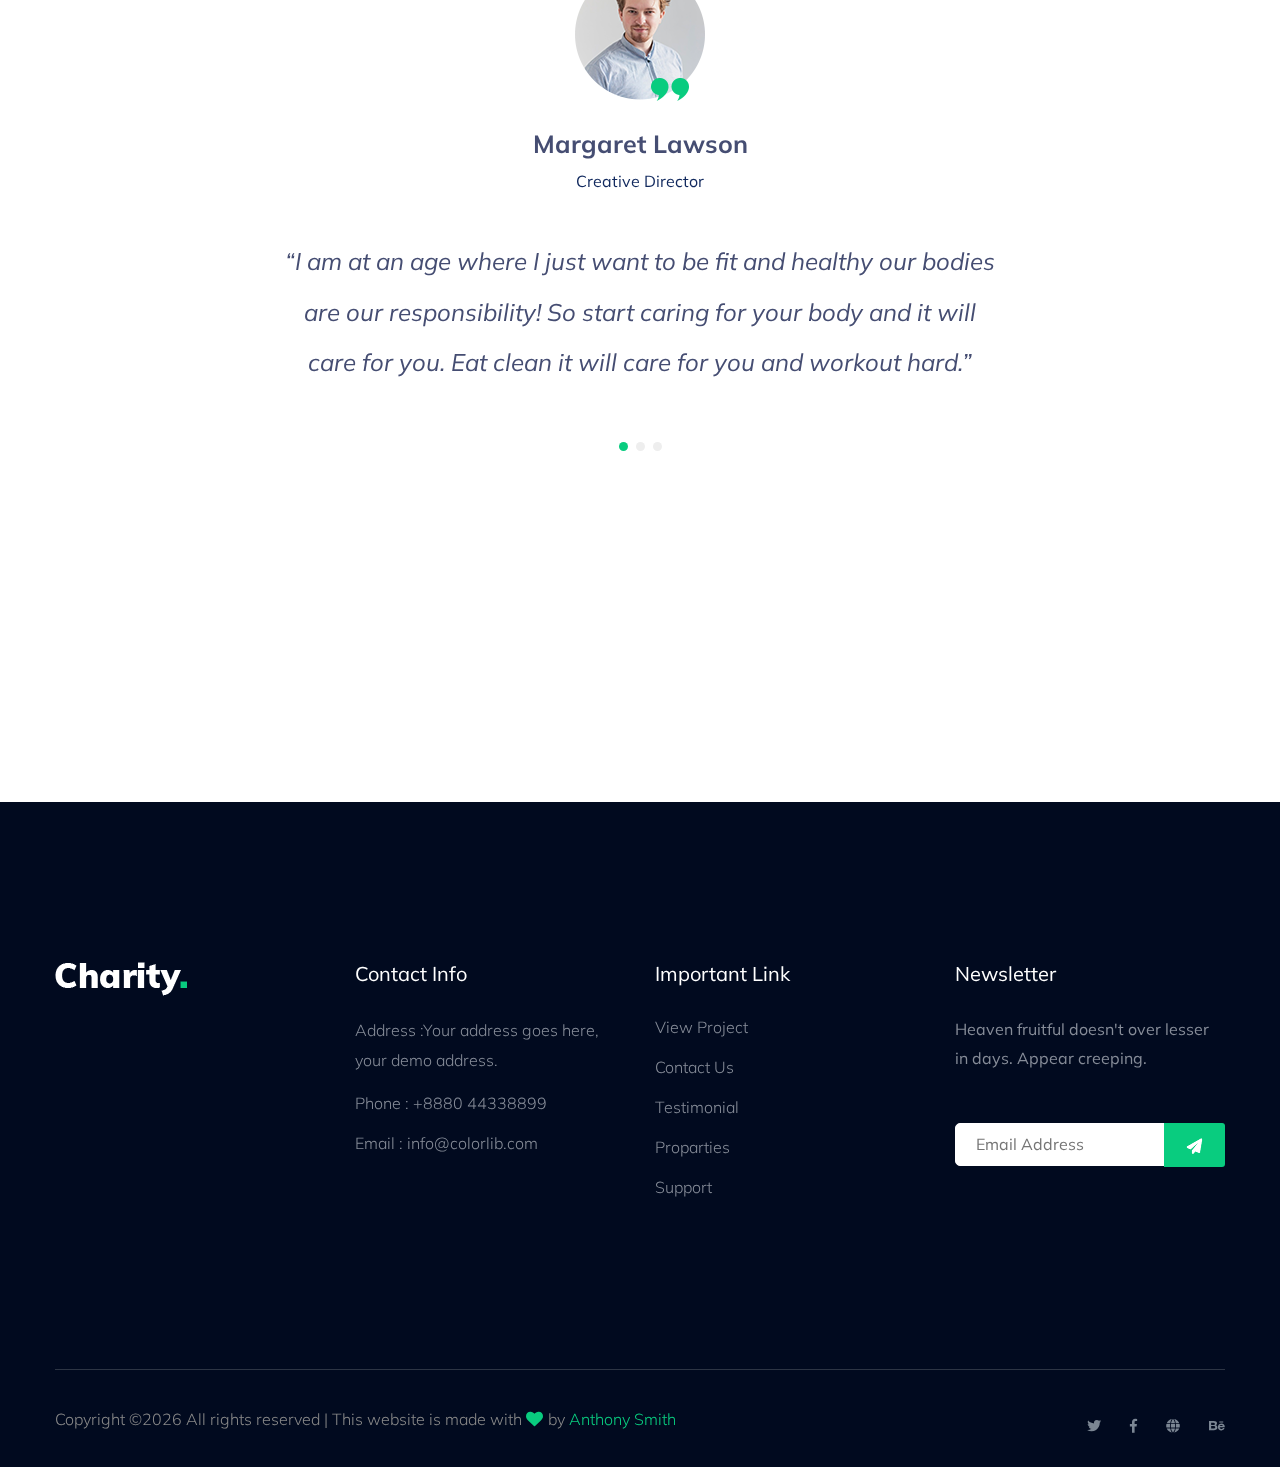
<file: about.html>
<!doctype html>
<html class="no-js" lang="zxx">
<head>
    <meta charset="utf-8">
    <meta http-equiv="x-ua-compatible" content="ie=edge">
    <title> Charity | Teamplate</title>
    <meta name="description" content="">
    <meta name="viewport" content="width=device-width, initial-scale=1">
    <link rel="manifest" href="site.webmanifest">
    <link rel="shortcut icon" type="image/x-icon" href="assets/img/favicon.ico">

	<!-- CSS here -->
	<link rel="stylesheet" href="assets/css/bootstrap.min.css">
	<link rel="stylesheet" href="assets/css/owl.carousel.min.css">
	<link rel="stylesheet" href="assets/css/slicknav.css">
    <link rel="stylesheet" href="assets/css/flaticon.css">
    <link rel="stylesheet" href="assets/css/progressbar_barfiller.css">
    <link rel="stylesheet" href="assets/css/gijgo.css">
    <link rel="stylesheet" href="assets/css/animate.min.css">
    <link rel="stylesheet" href="assets/css/animated-headline.css">
	<link rel="stylesheet" href="assets/css/magnific-popup.css">
	<link rel="stylesheet" href="assets/css/fontawesome-all.min.css">
	<link rel="stylesheet" href="assets/css/themify-icons.css">
	<link rel="stylesheet" href="assets/css/slick.css">
	<link rel="stylesheet" href="assets/css/nice-select.css">
	<link rel="stylesheet" href="assets/css/style.css">
</head>
<body>
    <!-- ? Preloader Start -->
    <div id="preloader-active">
        <div class="preloader d-flex align-items-center justify-content-center">
            <div class="preloader-inner position-relative">
                <div class="preloader-circle"></div>
                <div class="preloader-img pere-text">
                    <img src="assets/img/logo/loder.png" alt="">
                </div>
            </div>
        </div>
    </div>
    <!-- Preloader Start -->
    <header>
        <!-- Header Start -->
        <div class="header-area">
            <div class="main-header ">
                <div class="header-top d-none d-lg-block">
                    <div class="container-fluid">
                        <div class="col-xl-12">
                            <div class="row d-flex justify-content-between align-items-center">
                                <div class="header-info-left d-flex">
                                    <ul>     
                                        <li>Phone: +99 (0) 101 0000 888</li>
                                        <li>Email: noreply@yourdomain.com</li>
                                    </ul>
                                    <div class="header-social">    
                                        <ul>
                                            <li><a href="#"><i class="fab fa-twitter"></i></a></li>
                                            <li><a  href="https://www.facebook.com/sai4ull"><i class="fab fa-facebook-f"></i></a></li>
                                            <li><a href="#"><i class="fab fa-linkedin-in"></i></a></li>
                                            <li> <a href="#"><i class="fab fa-google-plus-g"></i></a></li>
                                        </ul>
                                    </div>
                                </div>
                                <div class="header-info-right d-flex align-items-center">
                                    <div class="select-this">
                                        <form action="#">
                                            <div class="select-itms">
                                                <select name="select" id="select1">
                                                    <option value="">English</option>
                                                    <option value="">Bangla</option>
                                                    <option value="">Arabic</option>
                                                    <option value="">Hindi</option>
                                                </select>
                                            </div>
                                        </form>
                                    </div>
                                    <ul class="contact-now">     
                                        <li><a href="#">Subscribe Now</a></li>
                                    </ul>
                                </div>
                            </div>
                        </div>
                    </div>
                </div>
                <div class="header-bottom  header-sticky">
                    <div class="container-fluid">
                        <div class="row align-items-center">
                            <!-- Logo -->
                            <div class="col-xl-2 col-lg-2">
                                <div class="logo">
                                    <a href="index.html"><img src="assets/img/logo/logo.png" alt=""></a>
                                </div>
                            </div>
                            <div class="col-xl-10 col-lg-10">
                                <div class="menu-wrapper  d-flex align-items-center justify-content-end">
                                    <!-- Main-menu -->
                                    <div class="main-menu d-none d-lg-block">
                                        <nav>
                                            <ul id="navigation">                                                                                          
                                                <li><a href="index.html">Home</a></li>
                                                <li><a href="about.html">About</a></li>
                                                <li><a href="program.html">latest causes</a></li>
                                                <li><a href="events.html">social events </a></li>
                                                <li><a href="blog.html">Blog</a>
                                                    <ul class="submenu">
                                                        <li><a href="blog.html">Blog</a></li>
                                                        <li><a href="blog_details.html">Blog Details</a></li>
                                                        <li><a href="elements.html">Element</a></li>
                                                    </ul>
                                                </li>
                                                <li><a href="contact.html">Contact</a></li>
                                            </ul>
                                        </nav>
                                    </div>
                                    <!-- Header-btn -->
                                    <div class="header-right-btn d-none d-lg-block ml-20">
                                        <a href="contact.html" class="btn header-btn">Donate</a>
                                    </div>
                                </div>
                            </div> 
                            <!-- Mobile Menu -->
                            <div class="col-12">
                                <div class="mobile_menu d-block d-lg-none"></div>
                            </div>
                        </div>
                    </div>
                </div>
            </div>
        </div>
        <!-- Header End -->
    </header>
    <!-- header end -->
    <main>
    <!--? Hero Start -->
    <div class="slider-area2">
        <div class="slider-height2 d-flex align-items-center">
            <div class="container">
                <div class="row">
                    <div class="col-xl-12">
                        <div class="hero-cap hero-cap2 pt-20 text-center">
                            <h2>About US</h2>
                        </div>
                    </div>
                </div>
            </div>
        </div>
    </div>
    <!-- Hero End -->
    <!--? Services Area Start -->
    <div class="service-area section-padding30">
        <div class="container">
            <div class="row justify-content-center">
                <div class="col-xl-6 col-lg-7 col-md-10 col-sm-10">
                    <!-- Section Tittle -->
                    <div class="section-tittle text-center mb-80">
                        <span>What we are doing</span>
                        <h2>We Are In A Mission To Help The Helpless</h2>
                    </div>
                </div>
            </div>
            <div class="row">
                <div class="col-lg-4 col-md-6 col-sm-6">
                    <div class="single-cat text-center mb-50">
                        <div class="cat-icon">
                            <span class="flaticon-null-1"></span>
                        </div>
                        <div class="cat-cap">
                            <h5><a href="services.html">Clean Water</a></h5>
                            <p>The sea freight service has grown conside rably in recent years. We spend timetting to know your processes to.</p>
                        </div>
                    </div>
                </div>
                <div class="col-lg-4 col-md-6 col-sm-6">
                    <div class="single-cat active text-center mb-50">
                        <div class="cat-icon">
                            <span class="flaticon-think"></span>
                        </div>
                        <div class="cat-cap">
                            <h5><a href="services.html">Clean Water</a></h5>
                            <p>The sea freight service has grown conside rably in recent years. We spend timetting to know your processes to.</p>
                        </div>
                    </div>
                </div>
                <div class="col-lg-4 col-md-6 col-sm-6">
                    <div class="single-cat text-center mb-50">
                        <div class="cat-icon">
                            <span class="flaticon-gear"></span>
                        </div>
                        <div class="cat-cap">
                            <h5><a href="services.html">Clean Water</a></h5>
                            <p>The sea freight service has grown conside rably in recent years. We spend timetting to know your processes to.</p>
                        </div>
                    </div>
                </div>
            </div>
        </div>
    </div>
    <!-- Services Area End -->
    <!--? About Law Start-->
    <section class="about-low-area section-padding2">
        <div class="container">
            <div class="row">
                <div class="col-lg-6 col-md-10">
                    <div class="about-caption mb-50">
                        <!-- Section Tittle -->
                        <div class="section-tittle mb-35">
                            <span>About our foundetion</span>
                            <h2>We Are In A Mission To  Help Helpless</h2>
                        </div>
                        <p>Lorem ipsum dolor sit amet, consectetur adipisicing elit,mod tempor incididunt ut labore et dolore magna aliqua. Utnixm, quis nostrud exercitation ullamc.</p>
                        <p>Lorem ipvsum dolor sit amext, consectetur adipisicing elit, smod tempor incididunt ut labore et dolore.</p>
                    </div>
                    <a href="about.html" class="btn">About US</a>
                </div>
                <div class="col-lg-6 col-md-12">
                    <!-- about-img -->
                    <div class="about-img ">
                        <div class="about-font-img d-none d-lg-block">
                            <img src="assets/img/gallery/about2.png" alt="">
                        </div>
                        <div class="about-back-img ">
                            <img src="assets/img/gallery/about1.png" alt="">
                        </div>
                    </div>
                </div>
            </div>
        </div>
    </section>
    <!-- About Law End-->
    <!-- Want To work -->
    <section class="wantToWork-area ">
        <div class="container">
            <div class="wants-wrapper w-padding2  section-bg" data-background="assets/img/gallery/section_bg01.png">
                <div class="row align-items-center justify-content-between">
                    <div class="col-xl-5 col-lg-9 col-md-8">
                        <div class="wantToWork-caption wantToWork-caption2">
                            <h2>Lets Change The World With Humanity</h2>
                        </div>
                    </div>
                    <div class="col-xl-2 col-lg-3 col-md-4">
                        <a href="#" class="btn white-btn f-right sm-left">Become A Volunteer</a>
                    </div>
                </div>
            </div>
        </div>
    </section>
    <!-- Want To work End -->
    <!--? Testimonial Start -->
    <div class="testimonial-area testimonial-padding">
        <div class="container">
            <!-- Testimonial contents -->
            <div class="row d-flex justify-content-center">
                <div class="col-xl-8 col-lg-8 col-md-10">
                    <div class="h1-testimonial-active dot-style">
                        <!-- Single Testimonial -->
                        <div class="single-testimonial text-center">
                            <div class="testimonial-caption ">
                                <!-- founder -->
                                <div class="testimonial-founder">
                                    <div class="founder-img mb-40">
                                        <img src="assets/img/gallery/testimonial.png" alt="">
                                        <span>Margaret Lawson</span>
                                        <p>Creative Director</p>
                                    </div>
                                </div>
                                <div class="testimonial-top-cap">
                                    <p>“I am at an age where I just want to be fit and healthy our bodies are our responsibility! So start caring for your body and it will care for you. Eat clean it will care for you and workout hard.”</p>
                                </div>
                            </div>
                        </div>
                        <!-- Single Testimonial -->
                        <div class="single-testimonial text-center">
                            <div class="testimonial-caption ">
                                <!-- founder -->
                                <div class="testimonial-founder">
                                    <div class="founder-img mb-40">
                                        <img src="assets/img/gallery/testimonial.png" alt="">
                                        <span>Margaret Lawson</span>
                                        <p>Creative Director</p>
                                    </div>
                                </div>
                                <div class="testimonial-top-cap">
                                    <p>“I am at an age where I just want to be fit and healthy our bodies are our responsibility! So start caring for your body and it will care for you. Eat clean it will care for you and workout hard.”</p>
                                </div>
                            </div>
                        </div>
                        <!-- Single Testimonial -->
                        <div class="single-testimonial text-center">
                            <div class="testimonial-caption ">
                                <!-- founder -->
                                <div class="testimonial-founder">
                                    <div class="founder-img mb-40">
                                        <img src="assets/img/gallery/testimonial.png" alt="">
                                        <span>Margaret Lawson</span>
                                        <p>Creative Director</p>
                                    </div>
                                </div>
                                <div class="testimonial-top-cap">
                                    <p>“I am at an age where I just want to be fit and healthy our bodies are our responsibility! So start caring for your body and it will care for you. Eat clean it will care for you and workout hard.”</p>
                                </div>
                            </div>
                        </div>
                    </div>
                </div>
            </div>
        </div>
    </div>
    <!-- Testimonial End -->

    <!--? Count Down Start -->
    <div class="count-down-area pt-25 section-bg" data-background="assets/img/gallery/section_bg02.png">
        <div class="container">
            <div class="row justify-content-center">
                <div class="col-lg-12 col-md-12">
                    <div class="count-down-wrapper" >
                        <div class="row justify-content-between">
                            <div class="col-lg-3 col-md-6 col-sm-6">
                                <!-- Counter Up -->
                                <div class="single-counter text-center">
                                    <span class="counter color-green">6,200</span>
                                    <span class="plus">+</span>
                                    <p class="color-green">Donation</p>
                                </div>
                            </div>
                            <div class="col-lg-3 col-md-6 col-sm-6">
                                <!-- Counter Up -->
                                <div class="single-counter text-center">
                                    <span class="counter color-green">80</span>
                                    <span class="plus">+</span>
                                    <p class="color-green">Fund Raised</p>
                                </div>
                            </div>
                            <div class="col-lg-3 col-md-6 col-sm-6">
                                <!-- Counter Up -->
                                <div class="single-counter text-center">
                                    <span class="counter color-green">256</span>
                                    <span class="plus">+</span>
                                    <p class="color-green">Donation</p>
                                </div>
                            </div>
                            <div class="col-lg-3 col-md-6 col-sm-6">
                                <!-- Counter Up -->
                                <div class="single-counter text-center">
                                    <span class="counter color-green">256</span>
                                    <span class="plus">+</span>
                                    <p class="color-green">Donation</p>
                                </div>
                            </div>
                        </div>
                    </div>
                </div>
            </div>
        </div>
    </div>
    <!-- Count Down End -->
    </main>
    <footer>
        <div class="footer-wrapper section-bg2" data-background="assets/img/gallery/footer_bg.png">
            <!-- Footer Top-->
            <div class="footer-area footer-padding">
                <div class="container">
                    <div class="row d-flex justify-content-between">
                        <div class="col-xl-3 col-lg-3 col-md-4 col-sm-6">
                        <div class="single-footer-caption mb-50">
                            <div class="single-footer-caption mb-30">
                                <div class="footer-tittle">
                                    <div class="footer-logo mb-20">
                                        <a href="index.html"><img src="assets/img/logo/logo2_footer.png" alt=""></a>
                                    </div>
                                </div>
                            </div>
                        </div>
                        </div>
                        <div class="col-xl-3 col-lg-3 col-md-4 col-sm-5">
                            <div class="single-footer-caption mb-50">
                                <div class="footer-tittle">
                                    <h4>Contact Info</h4>
                                    <ul>
                                        <li>
                                            <p>Address :Your address goes here, your demo address.</p>
                                        </li>
                                        <li><a href="#">Phone : +8880 44338899</a></li>
                                        <li><a href="#">Email : info@colorlib.com</a></li>
                                    </ul>
                                </div>

                            </div>
                        </div>
                        <div class="col-xl-3 col-lg-3 col-md-4 col-sm-5">
                            <div class="single-footer-caption mb-50">
                                <div class="footer-tittle">
                                    <h4>Important Link</h4>
                                    <ul>
                                        <li><a href="#"> View Project</a></li>
                                        <li><a href="#">Contact Us</a></li>
                                        <li><a href="#">Testimonial</a></li>
                                        <li><a href="#">Proparties</a></li>
                                        <li><a href="#">Support</a></li>
                                    </ul>
                                </div>
                            </div>
                        </div>
                        <div class="col-xl-3 col-lg-3 col-md-4 col-sm-5">
                            <div class="single-footer-caption mb-50">
                                <div class="footer-tittle">
                                    <h4>Newsletter</h4>
                                    <div class="footer-pera footer-pera2">
                                    <p>Heaven fruitful doesn't over lesser in days. Appear creeping.</p>
                                </div>
                                <!-- Form -->
                                <div class="footer-form" >
                                    <div id="mc_embed_signup">
                                        <form target="_blank" action="https://spondonit.us12.list-manage.com/subscribe/post?u=1462626880ade1ac87bd9c93a&amp;id=92a4423d01"
                                        method="get" class="subscribe_form relative mail_part">
                                            <input type="email" name="email" id="newsletter-form-email" placeholder="Email Address"
                                            class="placeholder hide-on-focus" onfocus="this.placeholder = ''"
                                            onblur="this.placeholder = ' Email Address '">
                                            <div class="form-icon">
                                                <button type="submit" name="submit" id="newsletter-submit"
                                                class="email_icon newsletter-submit button-contactForm"><img src="assets/img/gallery/form.png" alt=""></button>
                                            </div>
                                            <div class="mt-10 info"></div>
                                        </form>
                                    </div>
                                </div>
                                </div>
                            </div>
                        </div>
                    </div>
                </div>
            </div>
            <!-- footer-bottom -->
            <div class="footer-bottom-area">
                <div class="container">
                    <div class="footer-border">
                        <div class="row d-flex justify-content-between align-items-center">
                            <div class="col-xl-10 col-lg-9 ">
                                <div class="footer-copy-right">
                                    <p>
  Copyright &copy;<script>document.write(new Date().getFullYear());</script> All rights reserved | This website is made with <i class="fa fa-heart" aria-hidden="true"></i> by <a href="https://anthonysdigital.net" target="_blank">Anthony Smith</a></p>
                                </div>
                            </div>
                            <div class="col-xl-2 col-lg-3">
                                <div class="footer-social f-right">
                                    <a href="#"><i class="fab fa-twitter"></i></a>
                                    <a  href="https://www.facebook.com/sai4ull"><i class="fab fa-facebook-f"></i></a>
                                    <a href="#"><i class="fas fa-globe"></i></a>
                                    <a href="#"><i class="fab fa-behance"></i></a>
                                </div>
                            </div>
                        </div>
                    </div>
                </div>
            </div>
        </div>
    </footer>

    <!-- Scroll Up -->
    <div id="back-top" >
        <a title="Go to Top" href="#"> <i class="fas fa-level-up-alt"></i></a>
    </div>

    <!-- JS here -->

    <script src="./assets/js/vendor/modernizr-3.5.0.min.js"></script>
    <!-- Jquery, Popper, Bootstrap -->
    <script src="./assets/js/vendor/jquery-1.12.4.min.js"></script>
    <script src="./assets/js/popper.min.js"></script>
    <script src="./assets/js/bootstrap.min.js"></script>
    <!-- Jquery Mobile Menu -->
    <script src="./assets/js/jquery.slicknav.min.js"></script>

    <!-- Jquery Slick , Owl-Carousel Plugins -->
    <script src="./assets/js/owl.carousel.min.js"></script>
    <script src="./assets/js/slick.min.js"></script>
    <!-- One Page, Animated-HeadLin -->
    <script src="./assets/js/wow.min.js"></script>
    <script src="./assets/js/animated.headline.js"></script>
    <script src="./assets/js/jquery.magnific-popup.js"></script>

    <!-- Date Picker -->
    <script src="./assets/js/gijgo.min.js"></script>
    <!-- Nice-select, sticky -->
    <script src="./assets/js/jquery.nice-select.min.js"></script>
    <script src="./assets/js/jquery.sticky.js"></script>
    <!-- Progress -->
    <script src="./assets/js/jquery.barfiller.js"></script>
    
    <!-- counter , waypoint,Hover Direction -->
    <script src="./assets/js/jquery.counterup.min.js"></script>
    <script src="./assets/js/waypoints.min.js"></script>
    <script src="./assets/js/jquery.countdown.min.js"></script>
    <script src="./assets/js/hover-direction-snake.min.js"></script>

    <!-- contact js -->
    <script src="./assets/js/contact.js"></script>
    <script src="./assets/js/jquery.form.js"></script>
    <script src="./assets/js/jquery.validate.min.js"></script>
    <script src="./assets/js/mail-script.js"></script>
    <script src="./assets/js/jquery.ajaxchimp.min.js"></script>
    
    <!-- Jquery Plugins, main Jquery -->	
    <script src="./assets/js/plugins.js"></script>
    <script src="./assets/js/main.js"></script>
    
    </body>
</html>
</file>
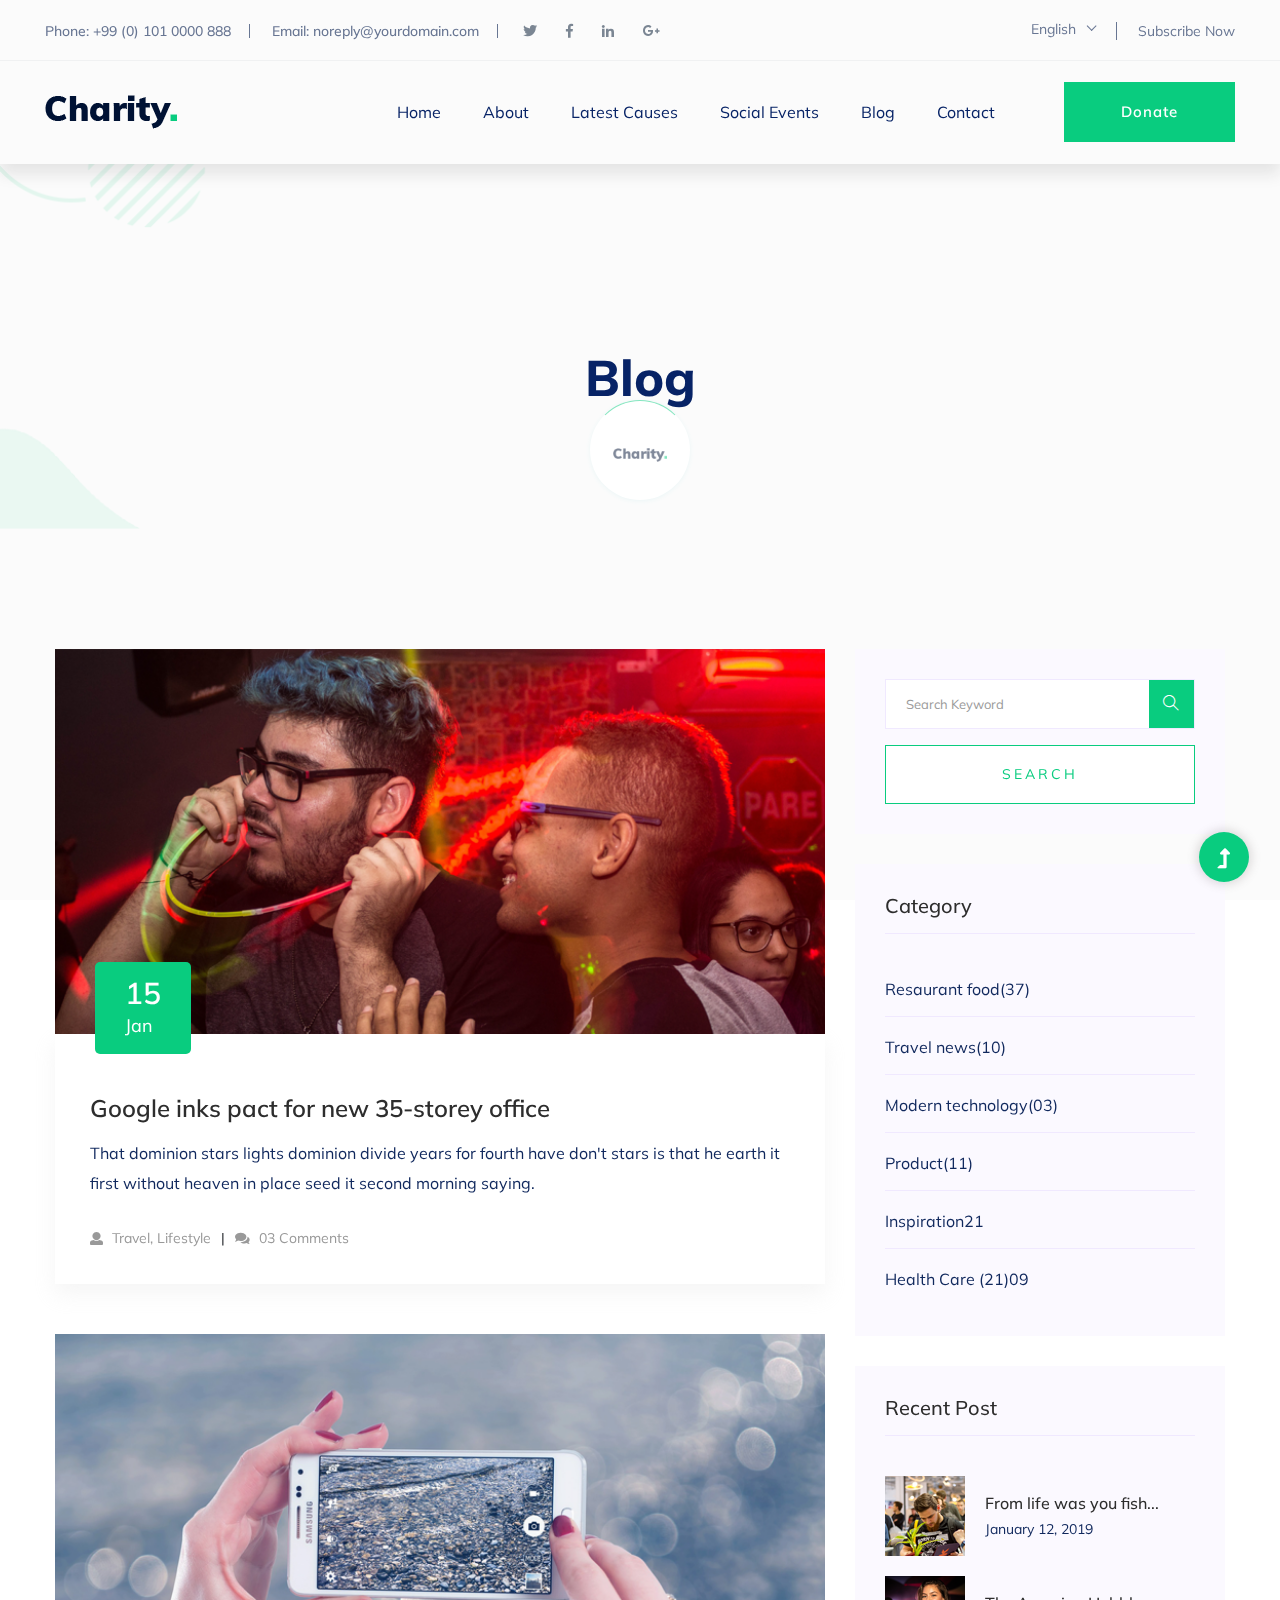
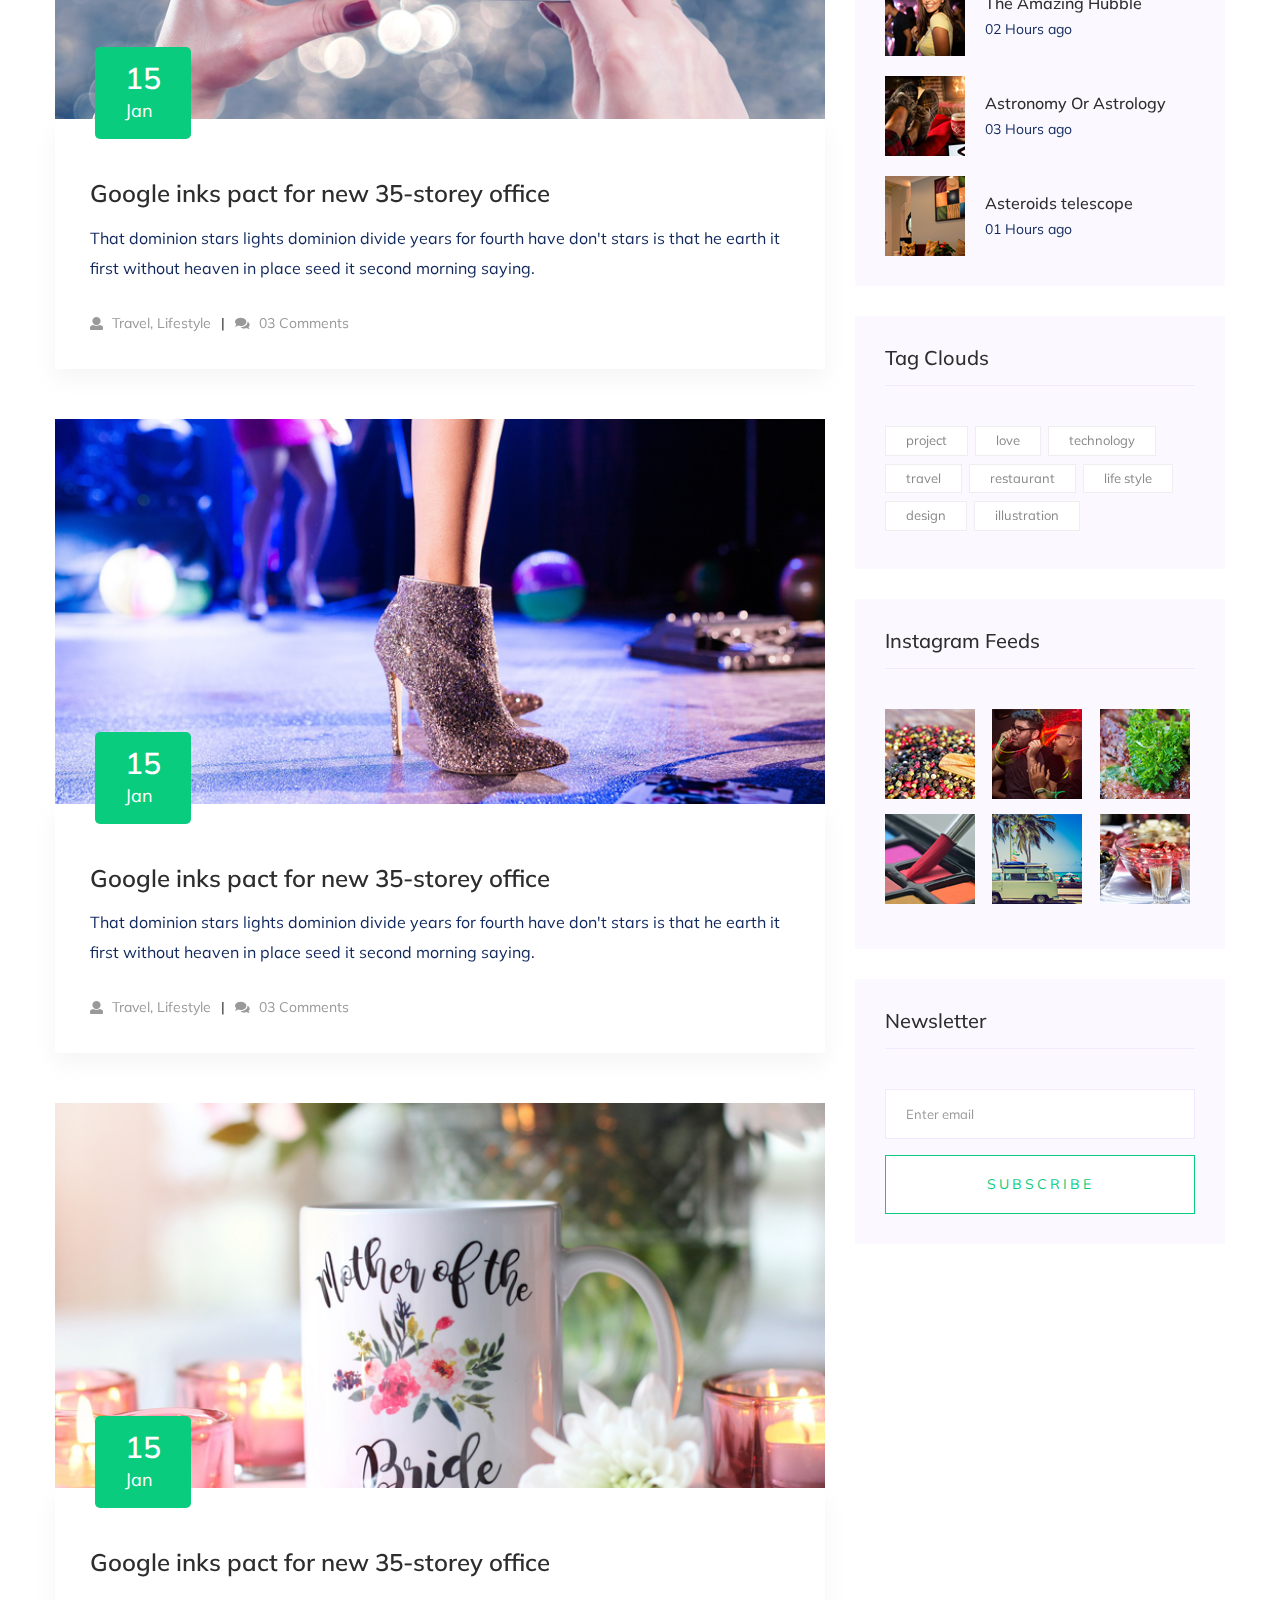
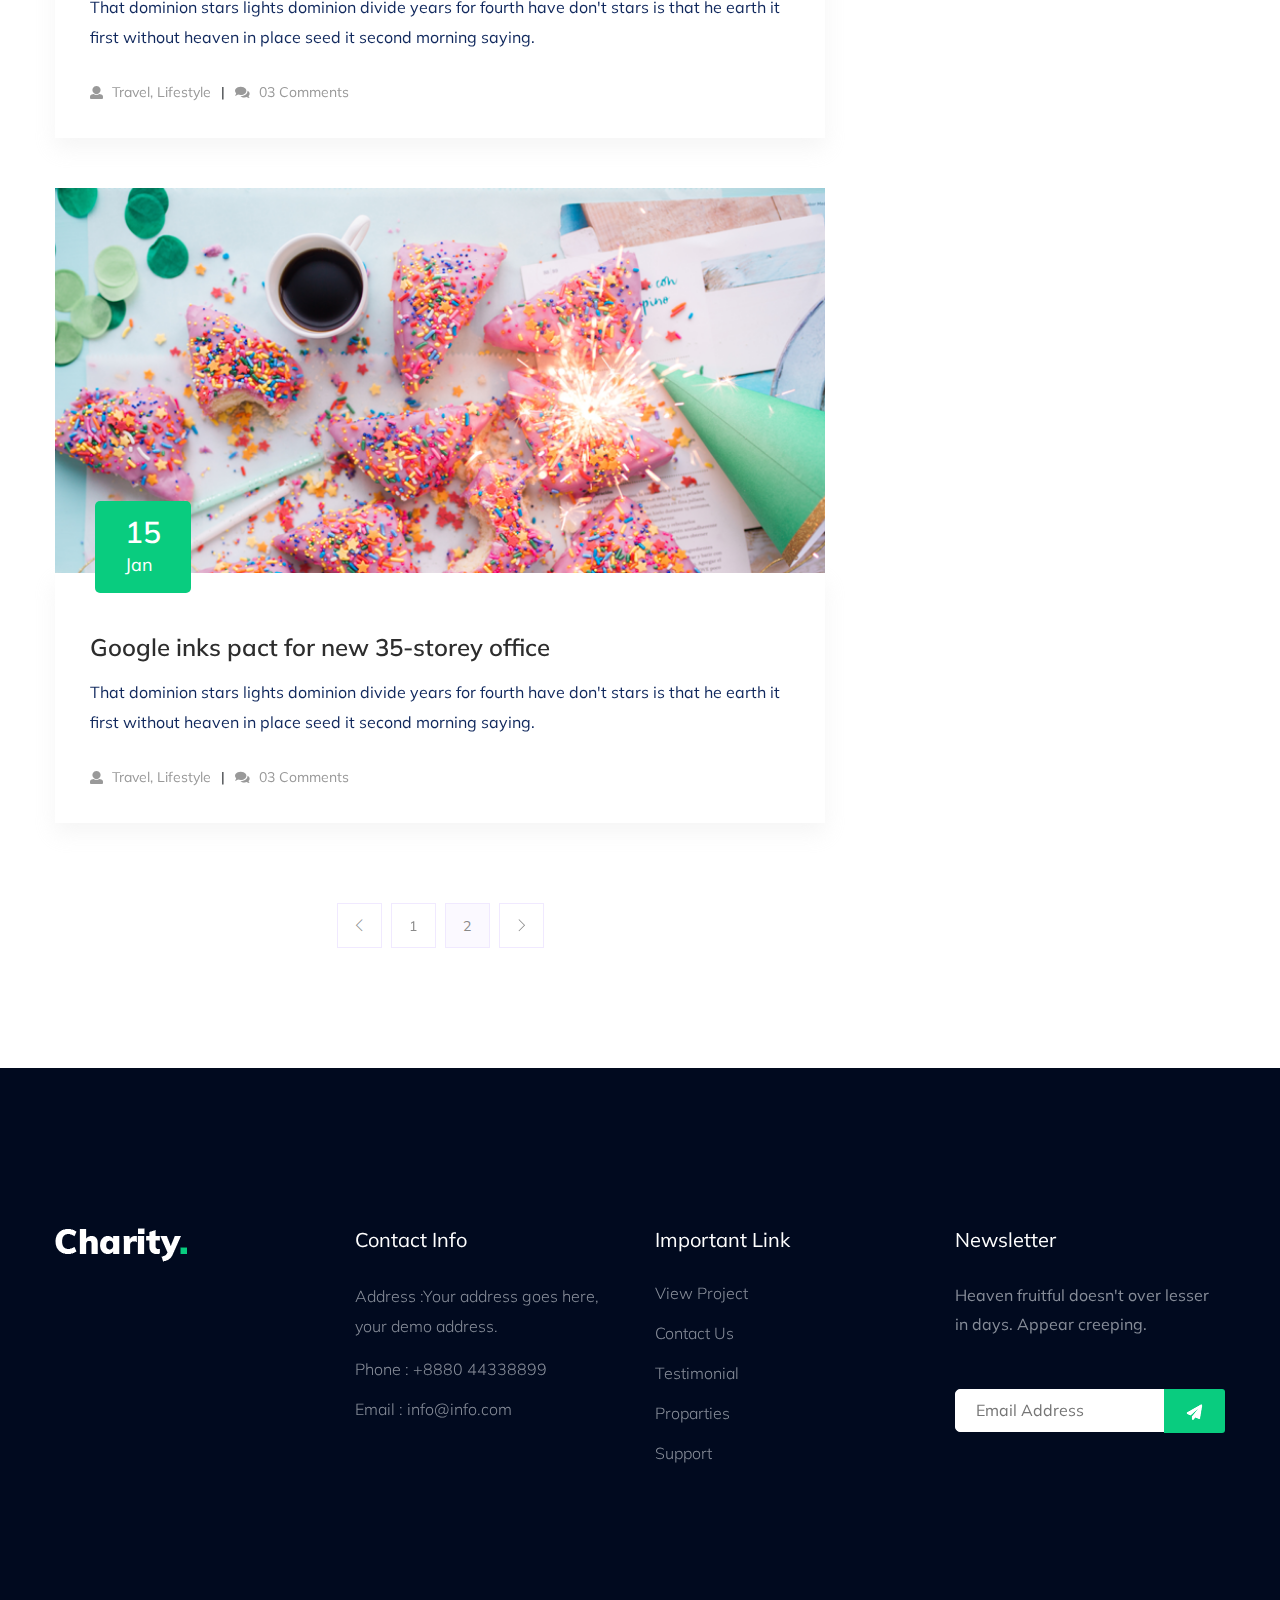
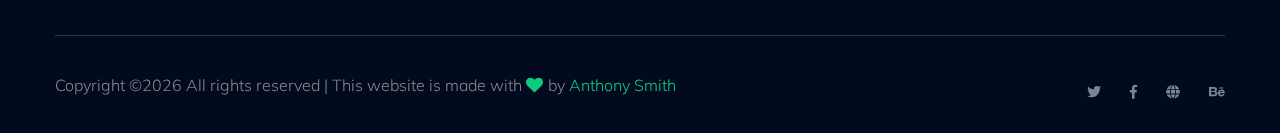
<file: blog.html>
<!doctype html>
<html class="no-js" lang="zxx">
<head>
    <meta charset="utf-8">
    <meta http-equiv="x-ua-compatible" content="ie=edge">
    <title> Charity | Teamplate</title>
    <meta name="description" content="">
    <meta name="viewport" content="width=device-width, initial-scale=1">
    <link rel="shortcut icon" type="image/x-icon" href="assets/img/favicon.ico">

    <!-- CSS here -->
    <link rel="stylesheet" href="assets/css/bootstrap.min.css">
    <link rel="stylesheet" href="assets/css/owl.carousel.min.css">
    <link rel="stylesheet" href="assets/css/slicknav.css">
    <link rel="stylesheet" href="assets/css/animate.min.css">
    <link rel="stylesheet" href="assets/css/hamburgers.min.css">
    <link rel="stylesheet" href="assets/css/magnific-popup.css">
    <link rel="stylesheet" href="assets/css/fontawesome-all.min.css">
    <link rel="stylesheet" href="assets/css/themify-icons.css">
    <link rel="stylesheet" href="assets/css/themify-icons.css">
    <link rel="stylesheet" href="assets/css/slick.css">
    <link rel="stylesheet" href="assets/css/nice-select.css">
    <link rel="stylesheet" href="assets/css/style.css">
    <link rel="stylesheet" href="assets/css/responsive.css">
</head>
<body>
    <!--? Preloader Start -->
    <div id="preloader-active">
        <div class="preloader d-flex align-items-center justify-content-center">
            <div class="preloader-inner position-relative">
                <div class="preloader-circle"></div>
                <div class="preloader-img pere-text">
                    <img src="assets/img/logo/loder.png" alt="">
                </div>
            </div>
        </div>
    </div>
    <!-- Preloader Start -->
    <header>
        <!-- Header Start -->
        <div class="header-area">
            <div class="main-header ">
                <div class="header-top d-none d-lg-block">
                    <div class="container-fluid">
                        <div class="col-xl-12">
                            <div class="row d-flex justify-content-between align-items-center">
                                <div class="header-info-left d-flex">
                                    <ul>     
                                        <li>Phone: +99 (0) 101 0000 888</li>
                                        <li>Email: noreply@yourdomain.com</li>
                                    </ul>
                                    <div class="header-social">    
                                        <ul>
                                            <li><a href="#"><i class="fab fa-twitter"></i></a></li>
                                            <li><a  href="https://www.facebook.com/sai4ull"><i class="fab fa-facebook-f"></i></a></li>
                                            <li><a href="#"><i class="fab fa-linkedin-in"></i></a></li>
                                            <li> <a href="#"><i class="fab fa-google-plus-g"></i></a></li>
                                        </ul>
                                    </div>
                                </div>
                                <div class="header-info-right d-flex align-items-center">
                                    <div class="select-this">
                                        <form action="#">
                                            <div class="select-itms">
                                                <select name="select" id="select1">
                                                    <option value="">English</option>
                                                    <option value="">Bangla</option>
                                                    <option value="">Arabic</option>
                                                    <option value="">Hindi</option>
                                                </select>
                                            </div>
                                        </form>
                                    </div>
                                    <ul class="contact-now">     
                                        <li><a href="#">Subscribe Now</a></li>
                                    </ul>
                                </div>
                            </div>
                        </div>
                    </div>
                </div>
                <div class="header-bottom  header-sticky">
                    <div class="container-fluid">
                        <div class="row align-items-center">
                            <!-- Logo -->
                            <div class="col-xl-2 col-lg-2">
                                <div class="logo">
                                    <a href="index.html"><img src="assets/img/logo/logo.png" alt=""></a>
                                </div>
                            </div>
                            <div class="col-xl-10 col-lg-10">
                                <div class="menu-wrapper  d-flex align-items-center justify-content-end">
                                    <!-- Main-menu -->
                                    <div class="main-menu d-none d-lg-block">
                                        <nav>
                                            <ul id="navigation">                                                                                          
                                                <li><a href="index.html">Home</a></li>
                                                <li><a href="about.html">About</a></li>
                                                <li><a href="program.html">latest causes</a></li>
                                                <li><a href="events.html">social events </a></li>
                                                <li><a href="blog.html">Blog</a>
                                                    <ul class="submenu">
                                                        <li><a href="blog.html">Blog</a></li>
                                                        <li><a href="blog_details.html">Blog Details</a></li>
                                                        <li><a href="elements.html">Element</a></li>
                                                    </ul>
                                                </li>
                                                <li><a href="contact.html">Contact</a></li>
                                            </ul>
                                        </nav>
                                    </div>
                                    <!-- Header-btn -->
                                    <div class="header-right-btn d-none d-lg-block ml-20">
                                        <a href="contact.html" class="btn header-btn">Donate</a>
                                    </div>
                                </div>
                            </div> 
                            <!-- Mobile Menu -->
                            <div class="col-12">
                                <div class="mobile_menu d-block d-lg-none"></div>
                            </div>
                        </div>
                    </div>
                </div>
            </div>
        </div>
        <!-- Header End -->
    </header>
    <main>
        <!--? Hero Start -->
        <div class="slider-area2">
            <div class="slider-height2 d-flex align-items-center">
                <div class="container">
                    <div class="row">
                        <div class="col-xl-12">
                            <div class="hero-cap hero-cap2 pt-70 text-center">
                                <h2>Blog</h2>
                            </div>
                        </div>
                    </div>
                </div>
            </div>
        </div>
        <!-- Hero End -->
        <!--? Blog Area Start-->
        <section class="blog_area section-padding">
            <div class="container">
                <div class="row">
                    <div class="col-lg-8 mb-5 mb-lg-0">
                        <div class="blog_left_sidebar">
                            <article class="blog_item">
                                <div class="blog_item_img">
                                    <img class="card-img rounded-0" src="assets/img/blog/single_blog_1.png" alt="">
                                    <a href="#" class="blog_item_date">
                                        <h3>15</h3>
                                        <p>Jan</p>
                                    </a>
                                </div>
                                <div class="blog_details">
                                    <a class="d-inline-block" href="blog_details.html">
                                        <h2 class="blog-head" style="color: #2d2d2d;">Google inks pact for new 35-storey office</h2>
                                    </a>
                                    <p>That dominion stars lights dominion divide years for fourth have don't stars is that
                                        he earth it first without heaven in place seed it second morning saying.</p>
                                    <ul class="blog-info-link">
                                        <li><a href="#"><i class="fa fa-user"></i> Travel, Lifestyle</a></li>
                                        <li><a href="#"><i class="fa fa-comments"></i> 03 Comments</a></li>
                                    </ul>
                                </div>
                            </article>
                            <article class="blog_item">
                                <div class="blog_item_img">
                                    <img class="card-img rounded-0" src="assets/img/blog/single_blog_2.png" alt="">
                                    <a href="#" class="blog_item_date">
                                        <h3>15</h3>
                                        <p>Jan</p>
                                    </a>
                                </div>
                                <div class="blog_details">
                                    <a class="d-inline-block" href="blog_details.html">
                                        <h2 class="blog-head" style="color: #2d2d2d;">Google inks pact for new 35-storey office</h2>
                                    </a>
                                    <p>That dominion stars lights dominion divide years for fourth have don't stars is that
                                        he earth it first without heaven in place seed it second morning saying.</p>
                                    <ul class="blog-info-link">
                                        <li><a href="#"><i class="fa fa-user"></i> Travel, Lifestyle</a></li>
                                        <li><a href="#"><i class="fa fa-comments"></i> 03 Comments</a></li>
                                    </ul>
                                </div>
                            </article>
                            <article class="blog_item">
                                <div class="blog_item_img">
                                    <img class="card-img rounded-0" src="assets/img/blog/single_blog_3.png" alt="">
                                    <a href="#" class="blog_item_date">
                                        <h3>15</h3>
                                        <p>Jan</p>
                                    </a>
                                </div>
                                <div class="blog_details">
                                    <a class="d-inline-block" href="blog_details.html">
                                        <h2 class="blog-head" style="color: #2d2d2d;">Google inks pact for new 35-storey office</h2>
                                    </a>
                                    <p>That dominion stars lights dominion divide years for fourth have don't stars is that
                                        he earth it first without heaven in place seed it second morning saying.</p>
                                    <ul class="blog-info-link">
                                        <li><a href="#"><i class="fa fa-user"></i> Travel, Lifestyle</a></li>
                                        <li><a href="#"><i class="fa fa-comments"></i> 03 Comments</a></li>
                                    </ul>
                                </div>
                            </article>
                            <article class="blog_item">
                                <div class="blog_item_img">
                                    <img class="card-img rounded-0" src="assets/img/blog/single_blog_4.png" alt="">
                                    <a href="#" class="blog_item_date">
                                        <h3>15</h3>
                                        <p>Jan</p>
                                    </a>
                                </div>
                                <div class="blog_details">
                                    <a class="d-inline-block" href="blog_details.html">
                                        <h2 class="blog-head" style="color: #2d2d2d;">Google inks pact for new 35-storey office</h2>
                                    </a>
                                    <p>That dominion stars lights dominion divide years for fourth have don't stars is that
                                        he earth it first without heaven in place seed it second morning saying.</p>
                                    <ul class="blog-info-link">
                                        <li><a href="#"><i class="fa fa-user"></i> Travel, Lifestyle</a></li>
                                        <li><a href="#"><i class="fa fa-comments"></i> 03 Comments</a></li>
                                    </ul>
                                </div>
                            </article>
                            <article class="blog_item">
                                <div class="blog_item_img">
                                    <img class="card-img rounded-0" src="assets/img/blog/single_blog_5.png" alt="">
                                    <a href="#" class="blog_item_date">
                                        <h3>15</h3>
                                        <p>Jan</p>
                                    </a>
                                </div>
                                <div class="blog_details">
                                    <a class="d-inline-block" href="blog_details.html">
                                        <h2 class="blog-head" style="color: #2d2d2d;">Google inks pact for new 35-storey office</h2>
                                    </a>
                                    <p>That dominion stars lights dominion divide years for fourth have don't stars is that
                                        he earth it first without heaven in place seed it second morning saying.</p>
                                    <ul class="blog-info-link">
                                        <li><a href="#"><i class="fa fa-user"></i> Travel, Lifestyle</a></li>
                                        <li><a href="#"><i class="fa fa-comments"></i> 03 Comments</a></li>
                                    </ul>
                                </div>
                            </article>
                            <nav class="blog-pagination justify-content-center d-flex">
                                <ul class="pagination">
                                    <li class="page-item">
                                        <a href="#" class="page-link" aria-label="Previous">
                                            <i class="ti-angle-left"></i>
                                        </a>
                                    </li>
                                    <li class="page-item">
                                        <a href="#" class="page-link">1</a>
                                    </li>
                                    <li class="page-item active">
                                        <a href="#" class="page-link">2</a>
                                    </li>
                                    <li class="page-item">
                                        <a href="#" class="page-link" aria-label="Next">
                                            <i class="ti-angle-right"></i>
                                        </a>
                                    </li>
                                </ul>
                            </nav>
                        </div>
                    </div>
                    <div class="col-lg-4">
                        <div class="blog_right_sidebar">
                            <aside class="single_sidebar_widget search_widget">
                                <form action="#">
                                    <div class="form-group">
                                        <div class="input-group mb-3">
                                            <input type="text" class="form-control" placeholder='Search Keyword'
                                                onfocus="this.placeholder = ''"
                                                onblur="this.placeholder = 'Search Keyword'">
                                            <div class="input-group-append">
                                                <button class="btns" type="button"><i class="ti-search"></i></button>
                                            </div>
                                        </div>
                                    </div>
                                    <button class="button rounded-0 primary-bg text-white w-100 btn_1 boxed-btn"
                                        type="submit">Search</button>
                                </form>
                            </aside>
                            <aside class="single_sidebar_widget post_category_widget">
                                <h4 class="widget_title" style="color: #2d2d2d;">Category</h4>
                                <ul class="list cat-list">
                                    <li>
                                        <a href="#" class="d-flex">
                                            <p>Resaurant food</p>
                                            <p>(37)</p>
                                        </a>
                                    </li>
                                    <li>
                                        <a href="#" class="d-flex">
                                            <p>Travel news</p>
                                            <p>(10)</p>
                                        </a>
                                    </li>
                                    <li>
                                        <a href="#" class="d-flex">
                                            <p>Modern technology</p>
                                            <p>(03)</p>
                                        </a>
                                    </li>
                                    <li>
                                        <a href="#" class="d-flex">
                                            <p>Product</p>
                                            <p>(11)</p>
                                        </a>
                                    </li>
                                    <li>
                                        <a href="#" class="d-flex">
                                            <p>Inspiration</p>
                                            <p>21</p>
                                        </a>
                                    </li>
                                    <li>
                                        <a href="#" class="d-flex">
                                            <p>Health Care (21)</p>
                                            <p>09</p>
                                        </a>
                                    </li>
                                </ul>
                            </aside>
                            <aside class="single_sidebar_widget popular_post_widget">
                                <h3 class="widget_title" style="color: #2d2d2d;">Recent Post</h3>
                                <div class="media post_item">
                                    <img src="assets/img/post/post_1.png" alt="post">
                                    <div class="media-body">
                                        <a href="blog_details.html">
                                            <h3 style="color: #2d2d2d;">From life was you fish...</h3>
                                        </a>
                                        <p>January 12, 2019</p>
                                    </div>
                                </div>
                                <div class="media post_item">
                                    <img src="assets/img/post/post_2.png" alt="post">
                                    <div class="media-body">
                                        <a href="blog_details.html">
                                            <h3 style="color: #2d2d2d;">The Amazing Hubble</h3>
                                        </a>
                                        <p>02 Hours ago</p>
                                    </div>
                                </div>
                                <div class="media post_item">
                                    <img src="assets/img/post/post_3.png" alt="post">
                                    <div class="media-body">
                                        <a href="blog_details.html">
                                            <h3 style="color: #2d2d2d;">Astronomy Or Astrology</h3>
                                        </a>
                                        <p>03 Hours ago</p>
                                    </div>
                                </div>
                                <div class="media post_item">
                                    <img src="assets/img/post/post_4.png" alt="post">
                                    <div class="media-body">
                                        <a href="blog_details.html">
                                            <h3 style="color: #2d2d2d;">Asteroids telescope</h3>
                                        </a>
                                        <p>01 Hours ago</p>
                                    </div>
                                </div>
                            </aside>
                            <aside class="single_sidebar_widget tag_cloud_widget">
                                <h4 class="widget_title" style="color: #2d2d2d;">Tag Clouds</h4>
                                <ul class="list">
                                    <li>
                                        <a href="#">project</a>
                                    </li>
                                    <li>
                                        <a href="#">love</a>
                                    </li>
                                    <li>
                                        <a href="#">technology</a>
                                    </li>
                                    <li>
                                        <a href="#">travel</a>
                                    </li>
                                    <li>
                                        <a href="#">restaurant</a>
                                    </li>
                                    <li>
                                        <a href="#">life style</a>
                                    </li>
                                    <li>
                                        <a href="#">design</a>
                                    </li>
                                    <li>
                                        <a href="#">illustration</a>
                                    </li>
                                </ul>
                            </aside>

                            <aside class="single_sidebar_widget instagram_feeds">
                                <h4 class="widget_title" style="color: #2d2d2d;">Instagram Feeds</h4>
                                <ul class="instagram_row flex-wrap">
                                    <li>
                                        <a href="#">
                                            <img class="img-fluid" src="assets/img/post/post_5.png" alt="">
                                        </a>
                                    </li>
                                    <li>
                                        <a href="#">
                                            <img class="img-fluid" src="assets/img/post/post_6.png" alt="">
                                        </a>
                                    </li>
                                    <li>
                                        <a href="#">
                                            <img class="img-fluid" src="assets/img/post/post_7.png" alt="">
                                        </a>
                                    </li>
                                    <li>
                                        <a href="#">
                                            <img class="img-fluid" src="assets/img/post/post_8.png" alt="">
                                        </a>
                                    </li>
                                    <li>
                                        <a href="#">
                                            <img class="img-fluid" src="assets/img/post/post_9.png" alt="">
                                        </a>
                                    </li>
                                    <li>
                                        <a href="#">
                                            <img class="img-fluid" src="assets/img/post/post_10.png" alt="">
                                        </a>
                                    </li>
                                </ul>
                            </aside>
                            <aside class="single_sidebar_widget newsletter_widget">
                                <h4 class="widget_title" style="color: #2d2d2d;">Newsletter</h4>
                                <form action="#">
                                    <div class="form-group">
                                        <input type="email" class="form-control" onfocus="this.placeholder = ''"
                                            onblur="this.placeholder = 'Enter email'" placeholder='Enter email' required>
                                    </div>
                                    <button class="button rounded-0 primary-bg text-white w-100 btn_1 boxed-btn"
                                        type="submit">Subscribe</button>
                                </form>
                            </aside>
                        </div>
                    </div>
                </div>
            </div>
        </section>
        <!-- Blog Area End -->
    </main>
    <footer>
        <div class="footer-wrapper section-bg2" data-background="assets/img/gallery/footer_bg.png">
            <!-- Footer Top-->
            <div class="footer-area footer-padding">
                <div class="container">
                    <div class="row d-flex justify-content-between">
                        <div class="col-xl-3 col-lg-3 col-md-4 col-sm-6">
                        <div class="single-footer-caption mb-50">
                            <div class="single-footer-caption mb-30">
                                <div class="footer-tittle">
                                    <div class="footer-logo mb-20">
                                        <a href="index.html"><img src="assets/img/logo/logo2_footer.png" alt=""></a>
                                    </div>
                                </div>
                            </div>
                        </div>
                        </div>
                        <div class="col-xl-3 col-lg-3 col-md-4 col-sm-5">
                            <div class="single-footer-caption mb-50">
                                <div class="footer-tittle">
                                    <h4>Contact Info</h4>
                                    <ul>
                                        <li>
                                            <p>Address :Your address goes here, your demo address.</p>
                                        </li>
                                        <li><a href="#">Phone : +8880 44338899</a></li>
                                        <li><a href="#">Email : info@info.com</a></li>
                                    </ul>
                                </div>

                            </div>
                        </div>
                        <div class="col-xl-3 col-lg-3 col-md-4 col-sm-5">
                            <div class="single-footer-caption mb-50">
                                <div class="footer-tittle">
                                    <h4>Important Link</h4>
                                    <ul>
                                        <li><a href="#"> View Project</a></li>
                                        <li><a href="#">Contact Us</a></li>
                                        <li><a href="#">Testimonial</a></li>
                                        <li><a href="#">Proparties</a></li>
                                        <li><a href="#">Support</a></li>
                                    </ul>
                                </div>
                            </div>
                        </div>
                        <div class="col-xl-3 col-lg-3 col-md-4 col-sm-5">
                            <div class="single-footer-caption mb-50">
                                <div class="footer-tittle">
                                    <h4>Newsletter</h4>
                                    <div class="footer-pera footer-pera2">
                                    <p>Heaven fruitful doesn't over lesser in days. Appear creeping.</p>
                                </div>
                                <!-- Form -->
                                <div class="footer-form" >
                                    <div id="mc_embed_signup">
                                        <form target="_blank" action="https://spondonit.us12.list-manage.com/subscribe/post?u=1462626880ade1ac87bd9c93a&amp;id=92a4423d01"
                                        method="get" class="subscribe_form relative mail_part">
                                            <input type="email" name="email" id="newsletter-form-email" placeholder="Email Address"
                                            class="placeholder hide-on-focus" onfocus="this.placeholder = ''"
                                            onblur="this.placeholder = ' Email Address '">
                                            <div class="form-icon">
                                                <button type="submit" name="submit" id="newsletter-submit"
                                                class="email_icon newsletter-submit button-contactForm"><img src="assets/img/gallery/form.png" alt=""></button>
                                            </div>
                                            <div class="mt-10 info"></div>
                                        </form>
                                    </div>
                                </div>
                                </div>
                            </div>
                        </div>
                    </div>
                </div>
            </div>
            <!-- footer-bottom -->
            <div class="footer-bottom-area">
                <div class="container">
                    <div class="footer-border">
                        <div class="row d-flex justify-content-between align-items-center">
                            <div class="col-xl-10 col-lg-9 ">
                                <div class="footer-copy-right">
                                    <p>
  Copyright &copy;<script>document.write(new Date().getFullYear());</script> All rights reserved | This website is made with <i class="fa fa-heart" aria-hidden="true"></i> by <a href="https://anthonysdigital.net" target="_blank">Anthony Smith</a></p>
                                </div>
                            </div>
                            <div class="col-xl-2 col-lg-3">
                                <div class="footer-social f-right">
                                    <a href="#"><i class="fab fa-twitter"></i></a>
                                    <a  href="https://www.facebook.com/sai4ull"><i class="fab fa-facebook-f"></i></a>
                                    <a href="#"><i class="fas fa-globe"></i></a>
                                    <a href="#"><i class="fab fa-behance"></i></a>
                                </div>
                            </div>
                        </div>
                    </div>
                </div>
            </div>
        </div>
    </footer>
    <!-- Scroll Up -->
    <div id="back-top" >
        <a title="Go to Top" href="#"> <i class="fas fa-level-up-alt"></i></a>
    </div>
      <!-- JS here -->

      <script src="./assets/js/vendor/modernizr-3.5.0.min.js"></script>
      <!-- Jquery, Popper, Bootstrap -->
      <script src="./assets/js/vendor/jquery-1.12.4.min.js"></script>
      <script src="./assets/js/popper.min.js"></script>
      <script src="./assets/js/bootstrap.min.js"></script>
      <!-- Jquery Mobile Menu -->
      <script src="./assets/js/jquery.slicknav.min.js"></script>

      <!-- Jquery Slick , Owl-Carousel Plugins -->
      <script src="./assets/js/owl.carousel.min.js"></script>
      <script src="./assets/js/slick.min.js"></script>
      <!-- One Page, Animated-HeadLin -->
      <script src="./assets/js/wow.min.js"></script>
      <script src="./assets/js/animated.headline.js"></script>
      <script src="./assets/js/jquery.magnific-popup.js"></script>

      <!-- Date Picker -->
      <script src="./assets/js/gijgo.min.js"></script>
      <!-- Nice-select, sticky -->
      <script src="./assets/js/jquery.nice-select.min.js"></script>
      <script src="./assets/js/jquery.sticky.js"></script>
      
      <!-- counter , waypoint,Hover Direction -->
      <script src="./assets/js/jquery.counterup.min.js"></script>
      <script src="./assets/js/waypoints.min.js"></script>
      <script src="./assets/js/jquery.countdown.min.js"></script>
      <script src="./assets/js/hover-direction-snake.min.js"></script>

      <!-- contact js -->
      <script src="./assets/js/contact.js"></script>
      <script src="./assets/js/jquery.form.js"></script>
      <script src="./assets/js/jquery.validate.min.js"></script>
      <script src="./assets/js/mail-script.js"></script>
      <script src="./assets/js/jquery.ajaxchimp.min.js"></script>
      
      <!-- Jquery Plugins, main Jquery -->	
      <script src="./assets/js/plugins.js"></script>
      <script src="./assets/js/main.js"></script>
     
    </body>
</html>
</file>
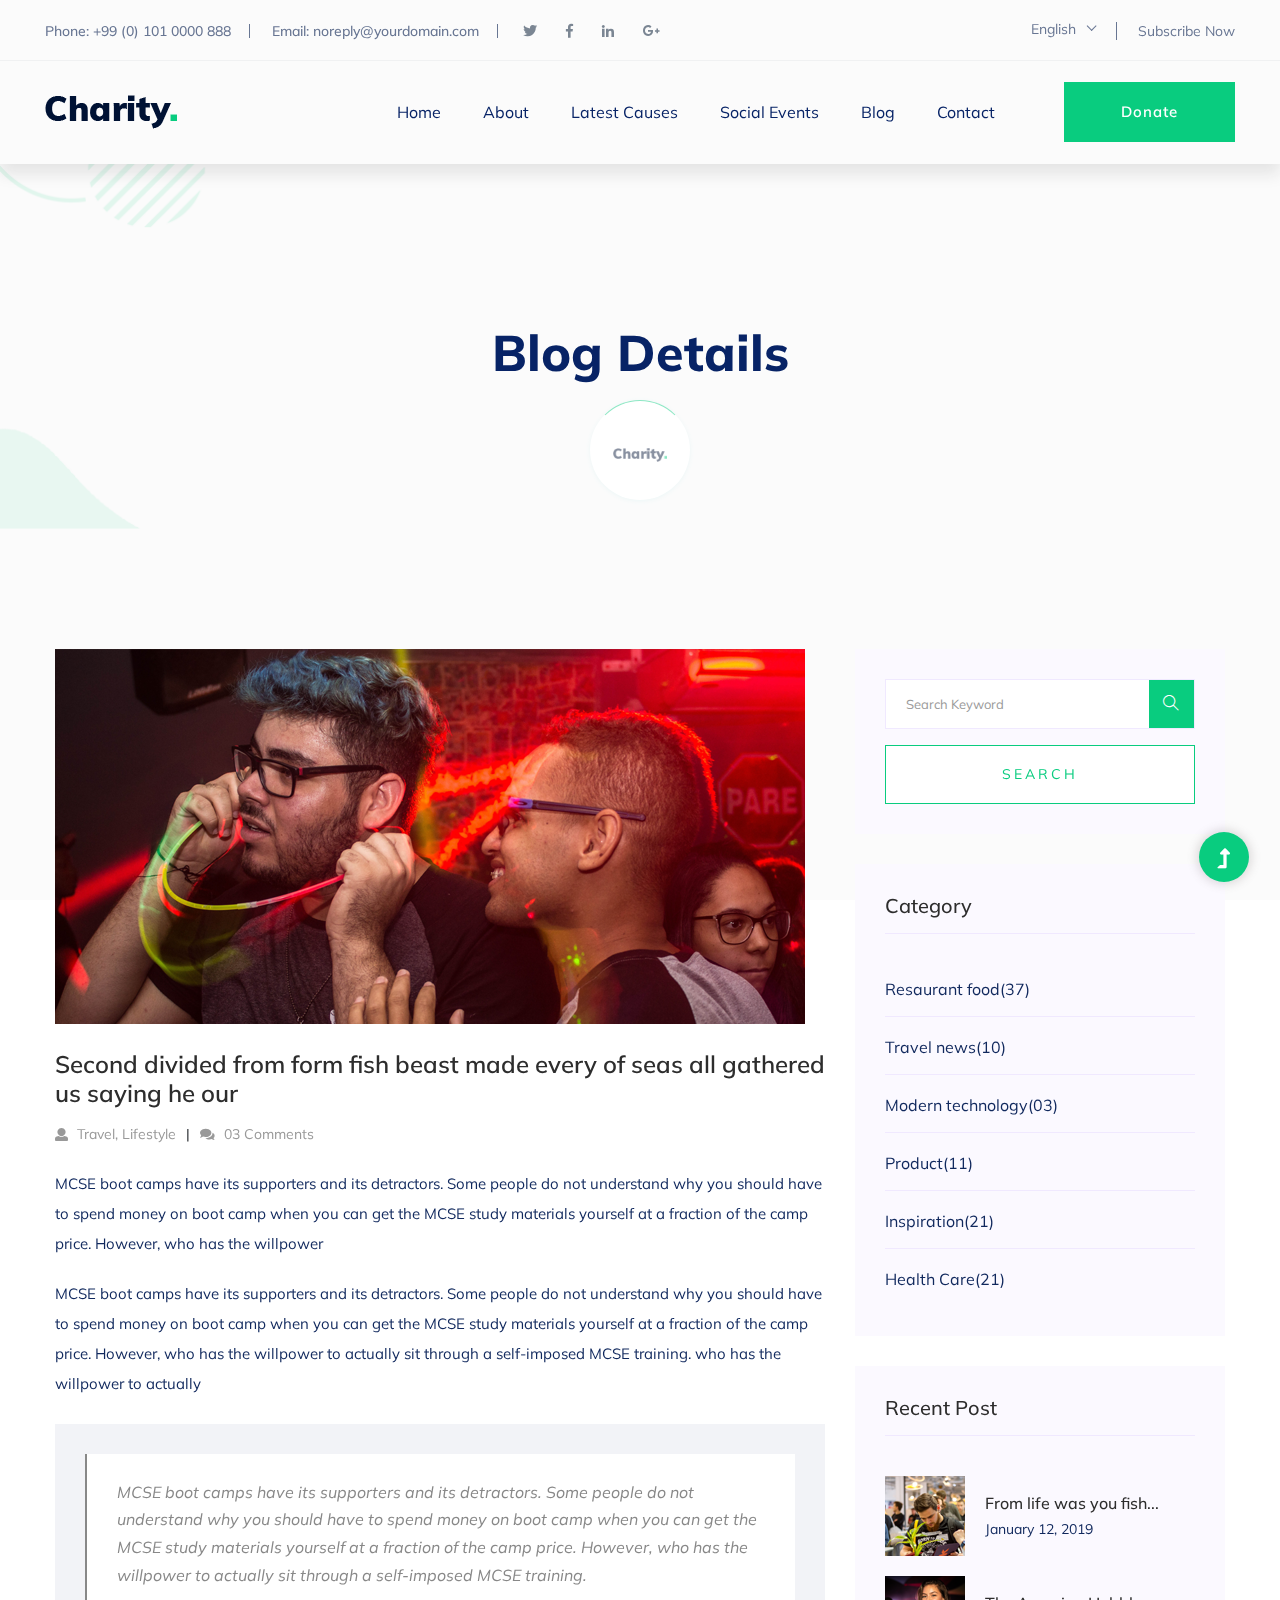
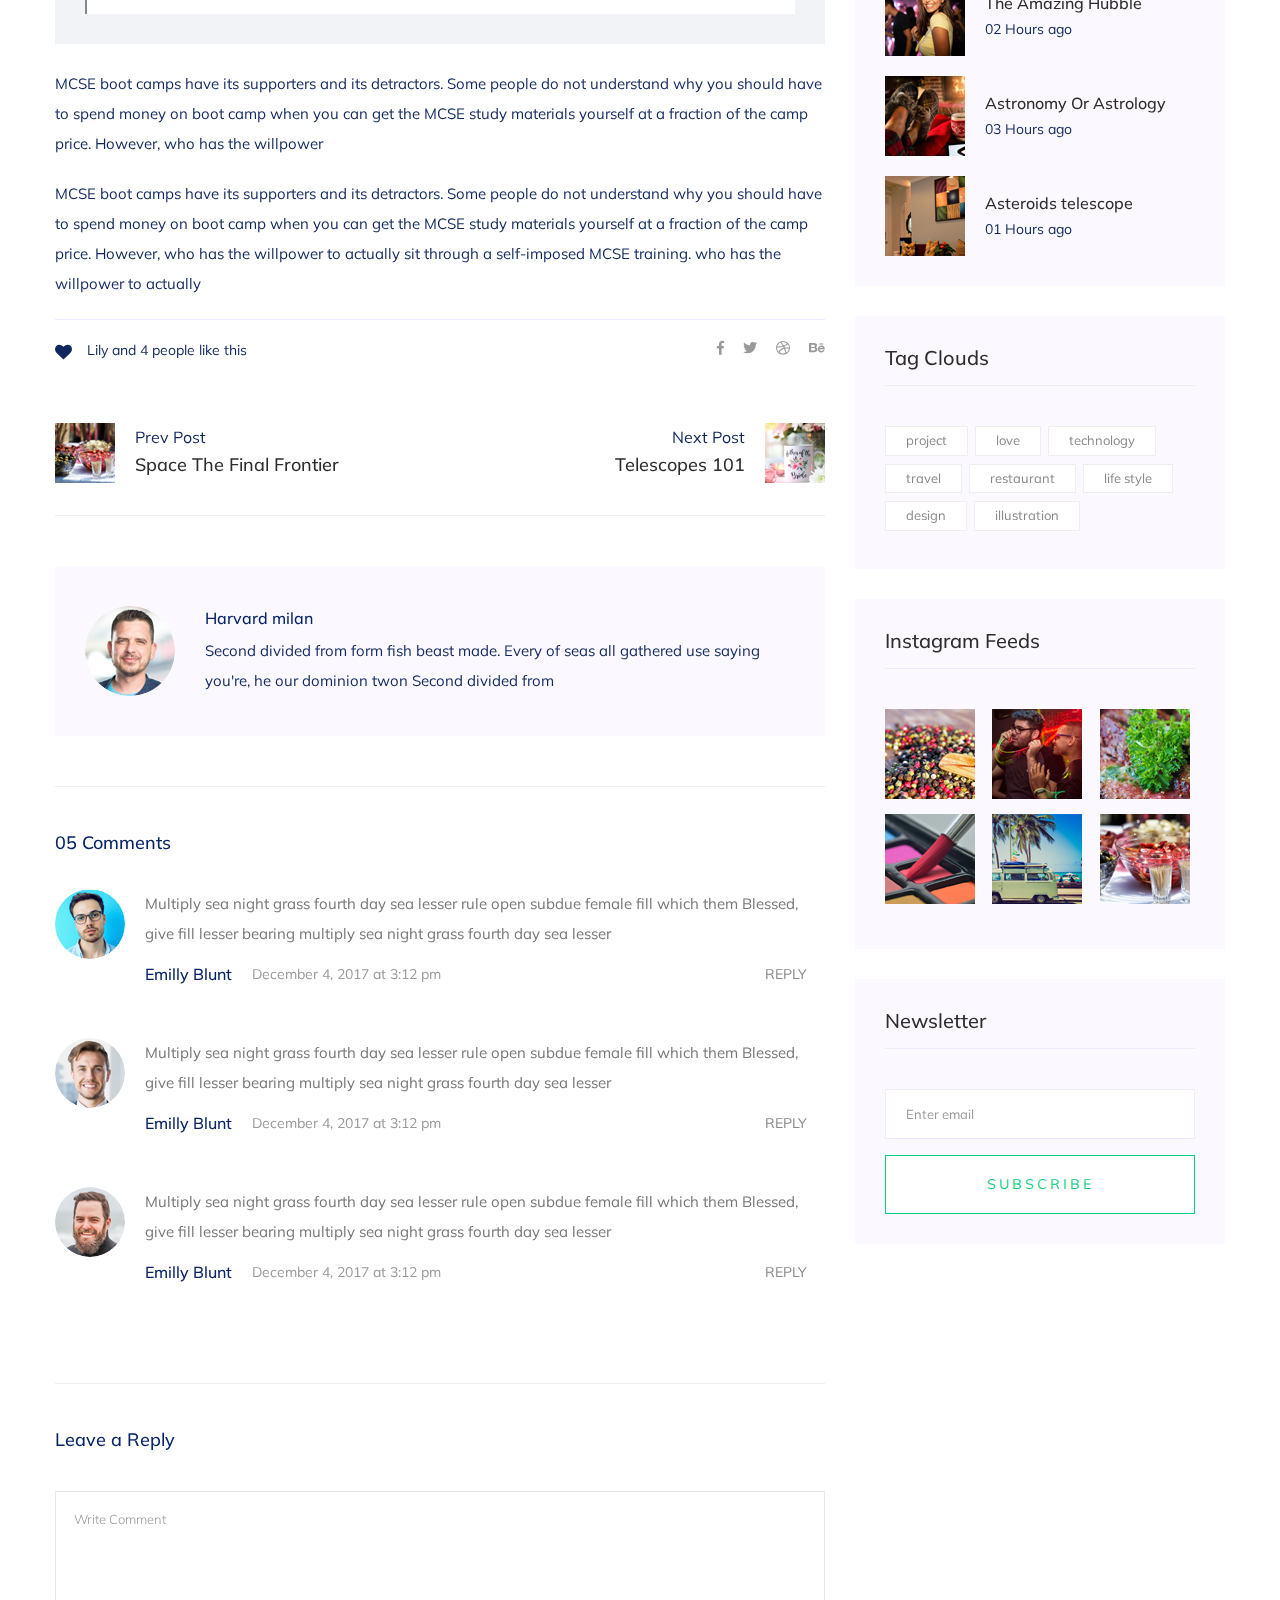
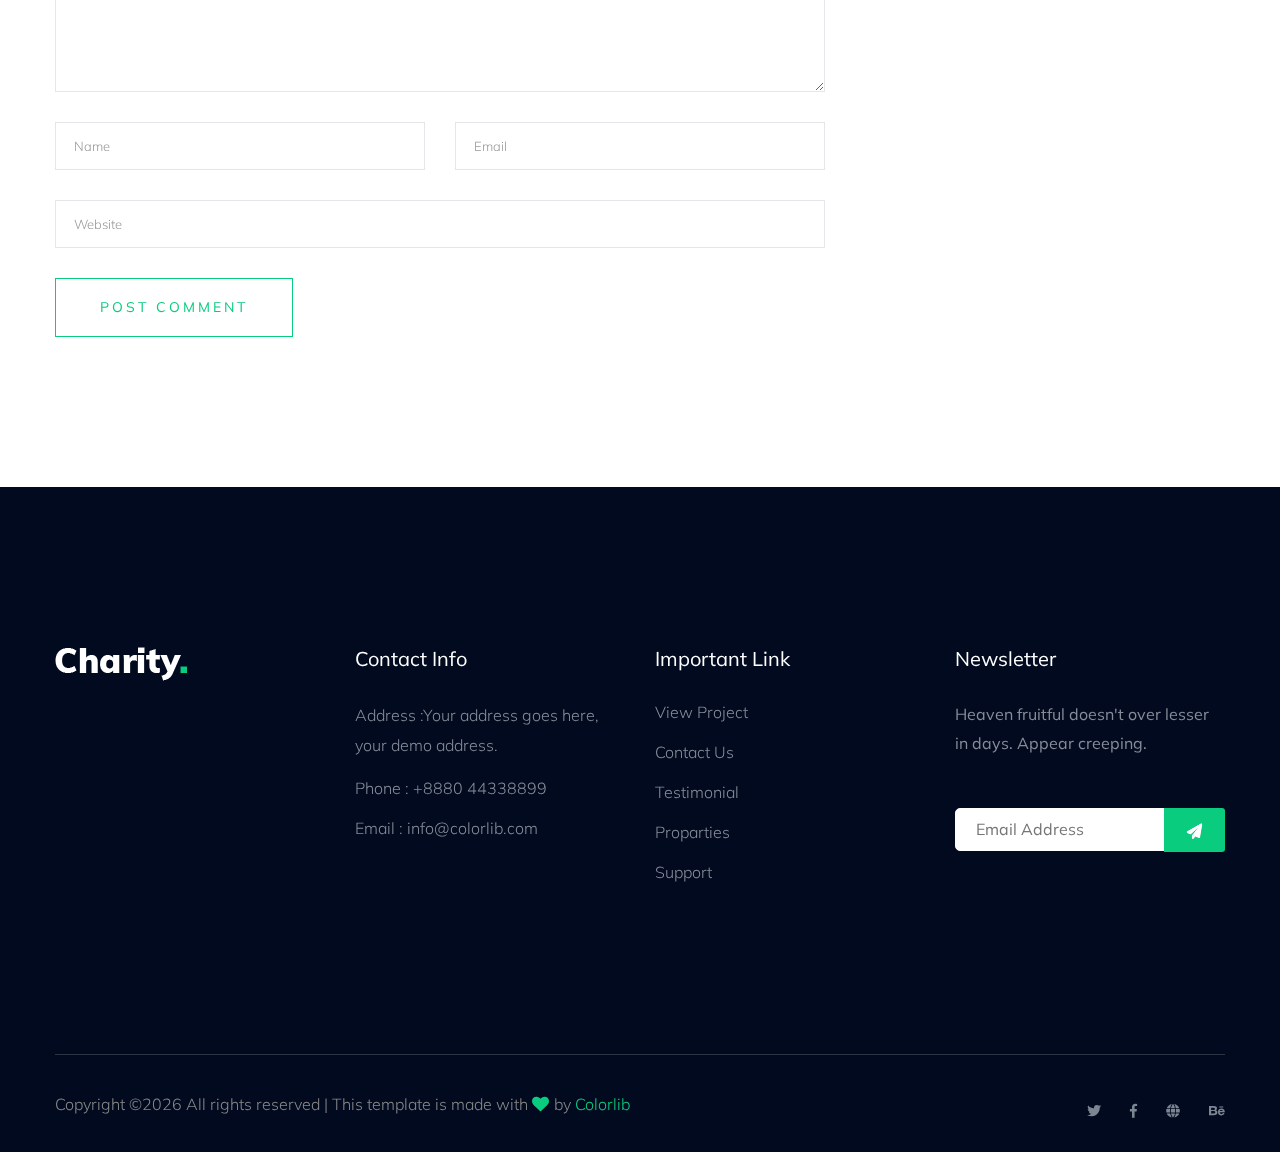
<file: blog_details.html>
<!doctype html>
<html class="no-js" lang="zxx">
<head>
   <meta charset="utf-8">
   <meta http-equiv="x-ua-compatible" content="ie=edge">
   <title> Charity | Teamplate</title>
   <meta name="description" content="">
   <meta name="viewport" content="width=device-width, initial-scale=1">
   <link rel="shortcut icon" type="image/x-icon" href="assets/img/favicon.ico">

  <!-- CSS here -->
   <link rel="stylesheet" href="assets/css/bootstrap.min.css">
   <link rel="stylesheet" href="assets/css/owl.carousel.min.css">
   <link rel="stylesheet" href="assets/css/slicknav.css">
   <link rel="stylesheet" href="assets/css/animate.min.css">
   <link rel="stylesheet" href="assets/css/hamburgers.min.css">
   <link rel="stylesheet" href="assets/css/magnific-popup.css">
   <link rel="stylesheet" href="assets/css/fontawesome-all.min.css">
   <link rel="stylesheet" href="assets/css/themify-icons.css">
   <link rel="stylesheet" href="assets/css/slick.css">
   <link rel="stylesheet" href="assets/css/nice-select.css">
   <link rel="stylesheet" href="assets/css/style.css">
</head>

<body>
   <!--? Preloader Start -->
   <div id="preloader-active">
      <div class="preloader d-flex align-items-center justify-content-center">
          <div class="preloader-inner position-relative">
              <div class="preloader-circle"></div>
              <div class="preloader-img pere-text">
                  <img src="assets/img/logo/loder.png" alt="">
              </div>
          </div>
      </div>
   </div>
   <!-- Preloader Start -->
   <header>
      <!-- Header Start -->
      <div class="header-area">
          <div class="main-header ">
              <div class="header-top d-none d-lg-block">
                  <div class="container-fluid">
                      <div class="col-xl-12">
                          <div class="row d-flex justify-content-between align-items-center">
                              <div class="header-info-left d-flex">
                                  <ul>     
                                      <li>Phone: +99 (0) 101 0000 888</li>
                                      <li>Email: noreply@yourdomain.com</li>
                                  </ul>
                                  <div class="header-social">    
                                      <ul>
                                          <li><a href="#"><i class="fab fa-twitter"></i></a></li>
                                          <li><a  href="https://www.facebook.com/sai4ull"><i class="fab fa-facebook-f"></i></a></li>
                                          <li><a href="#"><i class="fab fa-linkedin-in"></i></a></li>
                                          <li> <a href="#"><i class="fab fa-google-plus-g"></i></a></li>
                                      </ul>
                                  </div>
                              </div>
                              <div class="header-info-right d-flex align-items-center">
                                  <div class="select-this">
                                      <form action="#">
                                          <div class="select-itms">
                                              <select name="select" id="select1">
                                                  <option value="">English</option>
                                                  <option value="">Bangla</option>
                                                  <option value="">Arabic</option>
                                                  <option value="">Hindi</option>
                                              </select>
                                          </div>
                                      </form>
                                  </div>
                                  <ul class="contact-now">     
                                      <li><a href="#">Subscribe Now</a></li>
                                  </ul>
                              </div>
                          </div>
                      </div>
                  </div>
              </div>
              <div class="header-bottom  header-sticky">
                  <div class="container-fluid">
                      <div class="row align-items-center">
                          <!-- Logo -->
                          <div class="col-xl-2 col-lg-2">
                              <div class="logo">
                                  <a href="index.html"><img src="assets/img/logo/logo.png" alt=""></a>
                              </div>
                          </div>
                          <div class="col-xl-10 col-lg-10">
                              <div class="menu-wrapper  d-flex align-items-center justify-content-end">
                                  <!-- Main-menu -->
                                  <div class="main-menu d-none d-lg-block">
                                      <nav>
                                          <ul id="navigation">                                                                                          
                                              <li><a href="index.html">Home</a></li>
                                              <li><a href="about.html">About</a></li>
                                              <li><a href="program.html">latest causes</a></li>
                                              <li><a href="events.html">social events </a></li>
                                              <li><a href="blog.html">Blog</a>
                                                  <ul class="submenu">
                                                      <li><a href="blog.html">Blog</a></li>
                                                      <li><a href="blog_details.html">Blog Details</a></li>
                                                      <li><a href="elements.html">Element</a></li>
                                                  </ul>
                                              </li>
                                              <li><a href="contact.html">Contact</a></li>
                                          </ul>
                                      </nav>
                                  </div>
                                  <!-- Header-btn -->
                                  <div class="header-right-btn d-none d-lg-block ml-20">
                                      <a href="contact.html" class="btn header-btn">Donate</a>
                                  </div>
                              </div>
                          </div> 
                          <!-- Mobile Menu -->
                          <div class="col-12">
                              <div class="mobile_menu d-block d-lg-none"></div>
                          </div>
                      </div>
                  </div>
              </div>
          </div>
      </div>
      <!-- Header End -->
  </header>
   <main>
      <!--? Hero Start -->
      <div class="slider-area2">
         <div class="slider-height2 d-flex align-items-center">
               <div class="container">
                  <div class="row">
                     <div class="col-xl-12">
                           <div class="hero-cap hero-cap2 pt-20 text-center">
                              <h2>Blog Details</h2>
                           </div>
                     </div>
                  </div>
               </div>
         </div>
      </div>
      <!-- Hero End -->
      <!--? Blog Area Start -->
      <section class="blog_area single-post-area section-padding">
         <div class="container">
            <div class="row">
               <div class="col-lg-8 posts-list">
                  <div class="single-post">
                     <div class="feature-img">
                        <img class="img-fluid" src="assets/img/blog/single_blog_1.png" alt="">
                     </div>
                     <div class="blog_details">
                        <h2 style="color: #2d2d2d;">Second divided from form fish beast made every of seas
                           all gathered us saying he our
                        </h2>
                        <ul class="blog-info-link mt-3 mb-4">
                           <li><a href="#"><i class="fa fa-user"></i> Travel, Lifestyle</a></li>
                           <li><a href="#"><i class="fa fa-comments"></i> 03 Comments</a></li>
                        </ul>
                        <p class="excert">
                           MCSE boot camps have its supporters and its detractors. Some people do not understand why you
                           should have to spend money on boot camp when you can get the MCSE study materials yourself at a
                           fraction of the camp price. However, who has the willpower
                        </p>
                        <p>
                           MCSE boot camps have its supporters and its detractors. Some people do not understand why you
                           should have to spend money on boot camp when you can get the MCSE study materials yourself at a
                           fraction of the camp price. However, who has the willpower to actually sit through a
                           self-imposed MCSE training. who has the willpower to actually
                        </p>
                        <div class="quote-wrapper">
                           <div class="quotes">
                              MCSE boot camps have its supporters and its detractors. Some people do not understand why you
                              should have to spend money on boot camp when you can get the MCSE study materials yourself at
                              a fraction of the camp price. However, who has the willpower to actually sit through a
                              self-imposed MCSE training.
                           </div>
                        </div>
                        <p>
                           MCSE boot camps have its supporters and its detractors. Some people do not understand why you
                           should have to spend money on boot camp when you can get the MCSE study materials yourself at a
                           fraction of the camp price. However, who has the willpower
                        </p>
                        <p>
                           MCSE boot camps have its supporters and its detractors. Some people do not understand why you
                           should have to spend money on boot camp when you can get the MCSE study materials yourself at a
                           fraction of the camp price. However, who has the willpower to actually sit through a
                           self-imposed MCSE training. who has the willpower to actually
                        </p>
                     </div>
                  </div>
                  <div class="navigation-top">
                     <div class="d-sm-flex justify-content-between text-center">
                        <p class="like-info"><span class="align-middle"><i class="fa fa-heart"></i></span> Lily and 4
                           people like this</p>
                        <div class="col-sm-4 text-center my-2 my-sm-0">
                           <!-- <p class="comment-count"><span class="align-middle"><i class="fa fa-comment"></i></span> 06 Comments</p> -->
                        </div>
                        <ul class="social-icons">
                           <li><a href="https://www.facebook.com/sai4ull"><i class="fab fa-facebook-f"></i></a></li>
                           <li><a href="#"><i class="fab fa-twitter"></i></a></li>
                           <li><a href="#"><i class="fab fa-dribbble"></i></a></li>
                           <li><a href="#"><i class="fab fa-behance"></i></a></li>
                        </ul>
                     </div>
                     <div class="navigation-area">
                        <div class="row">
                           <div
                              class="col-lg-6 col-md-6 col-12 nav-left flex-row d-flex justify-content-start align-items-center">
                              <div class="thumb">
                                 <a href="#">
                                    <img class="img-fluid" src="assets/img/post/preview.png" alt="">
                                 </a>
                              </div>
                              <div class="arrow">
                                 <a href="#">
                                    <span class="lnr text-white ti-arrow-left"></span>
                                 </a>
                              </div>
                              <div class="detials">
                                 <p>Prev Post</p>
                                 <a href="#">
                                    <h4 style="color: #2d2d2d;">Space The Final Frontier</h4>
                                 </a>
                              </div>
                           </div>
                           <div
                              class="col-lg-6 col-md-6 col-12 nav-right flex-row d-flex justify-content-end align-items-center">
                              <div class="detials">
                                 <p>Next Post</p>
                                 <a href="#">
                                    <h4 style="color: #2d2d2d;">Telescopes 101</h4>
                                 </a>
                              </div>
                              <div class="arrow">
                                 <a href="#">
                                    <span class="lnr text-white ti-arrow-right"></span>
                                 </a>
                              </div>
                              <div class="thumb">
                                 <a href="#">
                                    <img class="img-fluid" src="assets/img/post/next.png" alt="">
                                 </a>
                              </div>
                           </div>
                        </div>
                     </div>
                  </div>
                  <div class="blog-author">
                     <div class="media align-items-center">
                        <img src="assets/img/blog/author.png" alt="">
                        <div class="media-body">
                           <a href="#">
                              <h4>Harvard milan</h4>
                           </a>
                           <p>Second divided from form fish beast made. Every of seas all gathered use saying you're, he
                              our dominion twon Second divided from</p>
                        </div>
                     </div>
                  </div>
                  <div class="comments-area">
                     <h4>05 Comments</h4>
                     <div class="comment-list">
                        <div class="single-comment justify-content-between d-flex">
                           <div class="user justify-content-between d-flex">
                              <div class="thumb">
                                 <img src="assets/img/blog/comment_1.png" alt="">
                              </div>
                              <div class="desc">
                                 <p class="comment">
                                    Multiply sea night grass fourth day sea lesser rule open subdue female fill which them
                                    Blessed, give fill lesser bearing multiply sea night grass fourth day sea lesser
                                 </p>
                                 <div class="d-flex justify-content-between">
                                    <div class="d-flex align-items-center">
                                       <h5>
                                          <a href="#">Emilly Blunt</a>
                                       </h5>
                                       <p class="date">December 4, 2017 at 3:12 pm </p>
                                    </div>
                                    <div class="reply-btn">
                                       <a href="#" class="btn-reply text-uppercase">reply</a>
                                    </div>
                                 </div>
                              </div>
                           </div>
                        </div>
                     </div>
                     <div class="comment-list">
                        <div class="single-comment justify-content-between d-flex">
                           <div class="user justify-content-between d-flex">
                              <div class="thumb">
                                 <img src="assets/img/blog/comment_2.png" alt="">
                              </div>
                              <div class="desc">
                                 <p class="comment">
                                    Multiply sea night grass fourth day sea lesser rule open subdue female fill which them
                                    Blessed, give fill lesser bearing multiply sea night grass fourth day sea lesser
                                 </p>
                                 <div class="d-flex justify-content-between">
                                    <div class="d-flex align-items-center">
                                       <h5>
                                          <a href="#">Emilly Blunt</a>
                                       </h5>
                                       <p class="date">December 4, 2017 at 3:12 pm </p>
                                    </div>
                                    <div class="reply-btn">
                                       <a href="#" class="btn-reply text-uppercase">reply</a>
                                    </div>
                                 </div>
                              </div>
                           </div>
                        </div>
                     </div>
                     <div class="comment-list">
                        <div class="single-comment justify-content-between d-flex">
                           <div class="user justify-content-between d-flex">
                              <div class="thumb">
                                 <img src="assets/img/blog/comment_3.png" alt="">
                              </div>
                              <div class="desc">
                                 <p class="comment">
                                    Multiply sea night grass fourth day sea lesser rule open subdue female fill which them
                                    Blessed, give fill lesser bearing multiply sea night grass fourth day sea lesser
                                 </p>
                                 <div class="d-flex justify-content-between">
                                    <div class="d-flex align-items-center">
                                       <h5>
                                          <a href="#">Emilly Blunt</a>
                                       </h5>
                                       <p class="date">December 4, 2017 at 3:12 pm </p>
                                    </div>
                                    <div class="reply-btn">
                                       <a href="#" class="btn-reply text-uppercase">reply</a>
                                    </div>
                                 </div>
                              </div>
                           </div>
                        </div>
                     </div>
                  </div>
                  <div class="comment-form">
                     <h4>Leave a Reply</h4>
                     <form class="form-contact comment_form" action="#" id="commentForm">
                        <div class="row">
                           <div class="col-12">
                              <div class="form-group">
                                 <textarea class="form-control w-100" name="comment" id="comment" cols="30" rows="9"
                                    placeholder="Write Comment"></textarea>
                              </div>
                           </div>
                           <div class="col-sm-6">
                              <div class="form-group">
                                 <input class="form-control" name="name" id="name" type="text" placeholder="Name">
                              </div>
                           </div>
                           <div class="col-sm-6">
                              <div class="form-group">
                                 <input class="form-control" name="email" id="email" type="email" placeholder="Email">
                              </div>
                           </div>
                           <div class="col-12">
                              <div class="form-group">
                                 <input class="form-control" name="website" id="website" type="text" placeholder="Website">
                              </div>
                           </div>
                        </div>
                        <div class="form-group">
                           <button type="submit" class="button button-contactForm btn_1 boxed-btn">Post Comment</button>
                        </div>
                     </form>
                  </div>
               </div>
               <div class="col-lg-4">
                  <div class="blog_right_sidebar">
                     <aside class="single_sidebar_widget search_widget">
                        <form action="#">
                           <div class="form-group">
                              <div class="input-group mb-3">
                                 <input type="text" class="form-control" placeholder='Search Keyword'
                                    onfocus="this.placeholder = ''" onblur="this.placeholder = 'Search Keyword'">
                                 <div class="input-group-append">
                                    <button class="btns" type="button"><i class="ti-search"></i></button>
                                 </div>
                              </div>
                           </div>
                           <button class="button rounded-0 primary-bg text-white w-100 btn_1 boxed-btn"
                              type="submit">Search</button>
                        </form>
                     </aside>
                     <aside class="single_sidebar_widget post_category_widget">
                        <h4 class="widget_title" style="color: #2d2d2d;">Category</h4>
                        <ul class="list cat-list">
                           <li>
                              <a href="#" class="d-flex">
                                 <p>Resaurant food</p>
                                 <p>(37)</p>
                              </a>
                           </li>
                           <li>
                              <a href="#" class="d-flex">
                                 <p>Travel news</p>
                                 <p>(10)</p>
                              </a>
                           </li>
                           <li>
                              <a href="#" class="d-flex">
                                 <p>Modern technology</p>
                                 <p>(03)</p>
                              </a>
                           </li>
                           <li>
                              <a href="#" class="d-flex">
                                 <p>Product</p>
                                 <p>(11)</p>
                              </a>
                           </li>
                           <li>
                              <a href="#" class="d-flex">
                                 <p>Inspiration</p>
                                 <p>(21)</p>
                              </a>
                           </li>
                           <li>
                              <a href="#" class="d-flex">
                                 <p>Health Care</p>
                                 <p>(21)</p>
                              </a>
                           </li>
                        </ul>
                     </aside>
                     <aside class="single_sidebar_widget popular_post_widget">
                        <h3 class="widget_title" style="color: #2d2d2d;">Recent Post</h3>
                        <div class="media post_item">
                           <img src="assets/img/post/post_1.png" alt="post">
                           <div class="media-body">
                              <a href="blog_details.html">
                                 <h3 style="color: #2d2d2d;">From life was you fish...</h3>
                              </a>
                              <p>January 12, 2019</p>
                           </div>
                        </div>
                        <div class="media post_item">
                           <img src="assets/img/post/post_2.png" alt="post">
                           <div class="media-body">
                              <a href="blog_details.html">
                                 <h3 style="color: #2d2d2d;">The Amazing Hubble</h3>
                              </a>
                              <p>02 Hours ago</p>
                           </div>
                        </div>
                        <div class="media post_item">
                           <img src="assets/img/post/post_3.png" alt="post">
                           <div class="media-body">
                              <a href="blog_details.html">
                                 <h3 style="color: #2d2d2d;">Astronomy Or Astrology</h3>
                              </a>
                              <p>03 Hours ago</p>
                           </div>
                        </div>
                        <div class="media post_item">
                           <img src="assets/img/post/post_4.png" alt="post">
                           <div class="media-body">
                              <a href="blog_details.html">
                                 <h3 style="color: #2d2d2d;">Asteroids telescope</h3>
                              </a>
                              <p>01 Hours ago</p>
                           </div>
                        </div>
                     </aside>
                     <aside class="single_sidebar_widget tag_cloud_widget">
                        <h4 class="widget_title" style="color: #2d2d2d;">Tag Clouds</h4>
                        <ul class="list">
                           <li>
                              <a href="#">project</a>
                           </li>
                           <li>
                              <a href="#">love</a>
                           </li>
                           <li>
                              <a href="#">technology</a>
                           </li>
                           <li>
                              <a href="#">travel</a>
                           </li>
                           <li>
                              <a href="#">restaurant</a>
                           </li>
                           <li>
                              <a href="#">life style</a>
                           </li>
                           <li>
                              <a href="#">design</a>
                           </li>
                           <li>
                              <a href="#">illustration</a>
                           </li>
                        </ul>
                     </aside>
                     <aside class="single_sidebar_widget instagram_feeds">
                        <h4 class="widget_title" style="color: #2d2d2d;">Instagram Feeds</h4>
                        <ul class="instagram_row flex-wrap">
                           <li>
                              <a href="#">
                                 <img class="img-fluid" src="assets/img/post/post_5.png" alt="">
                              </a>
                           </li>
                           <li>
                              <a href="#">
                                 <img class="img-fluid" src="assets/img/post/post_6.png" alt="">
                              </a>
                           </li>
                           <li>
                              <a href="#">
                                 <img class="img-fluid" src="assets/img/post/post_7.png" alt="">
                              </a>
                           </li>
                           <li>
                              <a href="#">
                                 <img class="img-fluid" src="assets/img/post/post_8.png" alt="">
                              </a>
                           </li>
                           <li>
                              <a href="#">
                                 <img class="img-fluid" src="assets/img/post/post_9.png" alt="">
                              </a>
                           </li>
                           <li>
                              <a href="#">
                                 <img class="img-fluid" src="assets/img/post/post_10.png" alt="">
                              </a>
                           </li>
                        </ul>
                     </aside>
                     <aside class="single_sidebar_widget newsletter_widget">
                        <h4 class="widget_title" style="color: #2d2d2d;">Newsletter</h4>
                        <form action="#">
                           <div class="form-group">
                              <input type="email" class="form-control" onfocus="this.placeholder = ''"
                                 onblur="this.placeholder = 'Enter email'" placeholder='Enter email' required>
                           </div>
                           <button class="button rounded-0 primary-bg text-white w-100 btn_1 boxed-btn" type="submit">Subscribe</button>
                        </form>
                     </aside>
                  </div>
               </div>
            </div>
         </div>
      </section>
      <!-- Blog Area End -->
   </main>
   <footer>
      <div class="footer-wrapper section-bg2" data-background="assets/img/gallery/footer_bg.png">
          <!-- Footer Top-->
          <div class="footer-area footer-padding">
              <div class="container">
                  <div class="row d-flex justify-content-between">
                      <div class="col-xl-3 col-lg-3 col-md-4 col-sm-6">
                      <div class="single-footer-caption mb-50">
                          <div class="single-footer-caption mb-30">
                              <div class="footer-tittle">
                                  <div class="footer-logo mb-20">
                                      <a href="index.html"><img src="assets/img/logo/logo2_footer.png" alt=""></a>
                                  </div>
                              </div>
                          </div>
                      </div>
                      </div>
                      <div class="col-xl-3 col-lg-3 col-md-4 col-sm-5">
                          <div class="single-footer-caption mb-50">
                              <div class="footer-tittle">
                                  <h4>Contact Info</h4>
                                  <ul>
                                      <li>
                                          <p>Address :Your address goes here, your demo address.</p>
                                      </li>
                                      <li><a href="#">Phone : +8880 44338899</a></li>
                                      <li><a href="#">Email : info@colorlib.com</a></li>
                                  </ul>
                              </div>

                          </div>
                      </div>
                      <div class="col-xl-3 col-lg-3 col-md-4 col-sm-5">
                          <div class="single-footer-caption mb-50">
                              <div class="footer-tittle">
                                  <h4>Important Link</h4>
                                  <ul>
                                      <li><a href="#"> View Project</a></li>
                                      <li><a href="#">Contact Us</a></li>
                                      <li><a href="#">Testimonial</a></li>
                                      <li><a href="#">Proparties</a></li>
                                      <li><a href="#">Support</a></li>
                                  </ul>
                              </div>
                          </div>
                      </div>
                      <div class="col-xl-3 col-lg-3 col-md-4 col-sm-5">
                          <div class="single-footer-caption mb-50">
                              <div class="footer-tittle">
                                  <h4>Newsletter</h4>
                                  <div class="footer-pera footer-pera2">
                                  <p>Heaven fruitful doesn't over lesser in days. Appear creeping.</p>
                              </div>
                              <!-- Form -->
                              <div class="footer-form" >
                                  <div id="mc_embed_signup">
                                      <form target="_blank" action="https://spondonit.us12.list-manage.com/subscribe/post?u=1462626880ade1ac87bd9c93a&amp;id=92a4423d01"
                                      method="get" class="subscribe_form relative mail_part">
                                          <input type="email" name="email" id="newsletter-form-email" placeholder="Email Address"
                                          class="placeholder hide-on-focus" onfocus="this.placeholder = ''"
                                          onblur="this.placeholder = ' Email Address '">
                                          <div class="form-icon">
                                              <button type="submit" name="submit" id="newsletter-submit"
                                              class="email_icon newsletter-submit button-contactForm"><img src="assets/img/gallery/form.png" alt=""></button>
                                          </div>
                                          <div class="mt-10 info"></div>
                                      </form>
                                  </div>
                              </div>
                              </div>
                          </div>
                      </div>
                  </div>
              </div>
          </div>
          <!-- footer-bottom -->
          <div class="footer-bottom-area">
              <div class="container">
                  <div class="footer-border">
                      <div class="row d-flex justify-content-between align-items-center">
                          <div class="col-xl-10 col-lg-9 ">
                              <div class="footer-copy-right">
                                  <p><!-- Link back to Colorlib can't be removed. Template is licensed under CC BY 3.0. -->
  Copyright &copy;<script>document.write(new Date().getFullYear());</script> All rights reserved | This template is made with <i class="fa fa-heart" aria-hidden="true"></i> by <a href="https://colorlib.com" target="_blank">Colorlib</a>
  <!-- Link back to Colorlib can't be removed. Template is licensed under CC BY 3.0. --></p>
                              </div>
                          </div>
                          <div class="col-xl-2 col-lg-3">
                              <div class="footer-social f-right">
                                  <a href="#"><i class="fab fa-twitter"></i></a>
                                  <a  href="https://www.facebook.com/sai4ull"><i class="fab fa-facebook-f"></i></a>
                                  <a href="#"><i class="fas fa-globe"></i></a>
                                  <a href="#"><i class="fab fa-behance"></i></a>
                              </div>
                          </div>
                      </div>
                  </div>
              </div>
          </div>
      </div>
  </footer>
   <!-- Scroll Up -->
   <div id="back-top" >
         <a title="Go to Top" href="#"> <i class="fas fa-level-up-alt"></i></a>
   </div>

      <!-- JS here -->

      <script src="./assets/js/vendor/modernizr-3.5.0.min.js"></script>
      <!-- Jquery, Popper, Bootstrap -->
      <script src="./assets/js/vendor/jquery-1.12.4.min.js"></script>
      <script src="./assets/js/popper.min.js"></script>
      <script src="./assets/js/bootstrap.min.js"></script>
      <!-- Jquery Mobile Menu -->
      <script src="./assets/js/jquery.slicknav.min.js"></script>

      <!-- Jquery Slick , Owl-Carousel Plugins -->
      <script src="./assets/js/owl.carousel.min.js"></script>
      <script src="./assets/js/slick.min.js"></script>
      <!-- One Page, Animated-HeadLin -->
      <script src="./assets/js/wow.min.js"></script>
      <script src="./assets/js/animated.headline.js"></script>
      <script src="./assets/js/jquery.magnific-popup.js"></script>

      <!-- Date Picker -->
      <script src="./assets/js/gijgo.min.js"></script>
      <!-- Nice-select, sticky -->
      <script src="./assets/js/jquery.nice-select.min.js"></script>
      <script src="./assets/js/jquery.sticky.js"></script>
      
      <!-- counter , waypoint,Hover Direction -->
      <script src="./assets/js/jquery.counterup.min.js"></script>
      <script src="./assets/js/waypoints.min.js"></script>
      <script src="./assets/js/jquery.countdown.min.js"></script>
      <script src="./assets/js/hover-direction-snake.min.js"></script>

      <!-- contact js -->
      <script src="./assets/js/contact.js"></script>
      <script src="./assets/js/jquery.form.js"></script>
      <script src="./assets/js/jquery.validate.min.js"></script>
      <script src="./assets/js/mail-script.js"></script>
      <script src="./assets/js/jquery.ajaxchimp.min.js"></script>
      
      <!-- Jquery Plugins, main Jquery -->	
      <script src="./assets/js/plugins.js"></script>
      <script src="./assets/js/main.js"></script>
      
   </body>
</html>
</file>
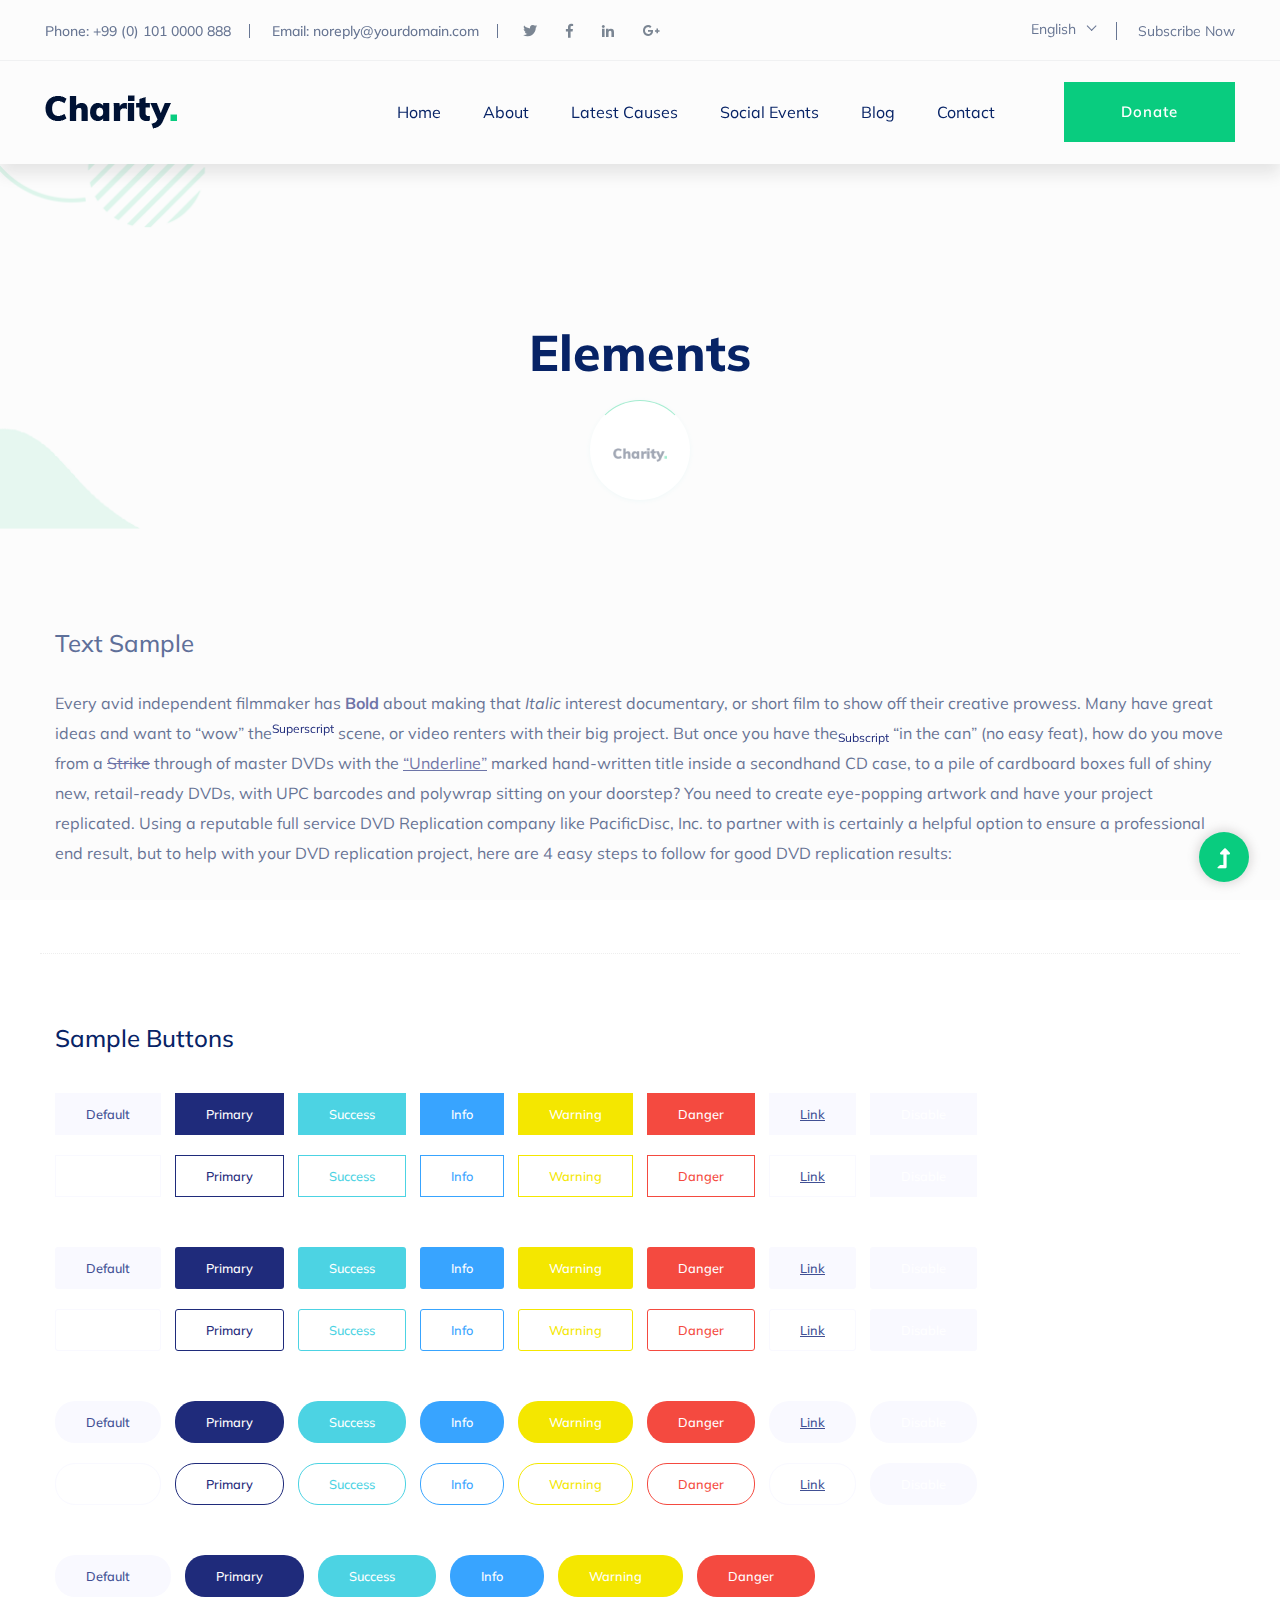
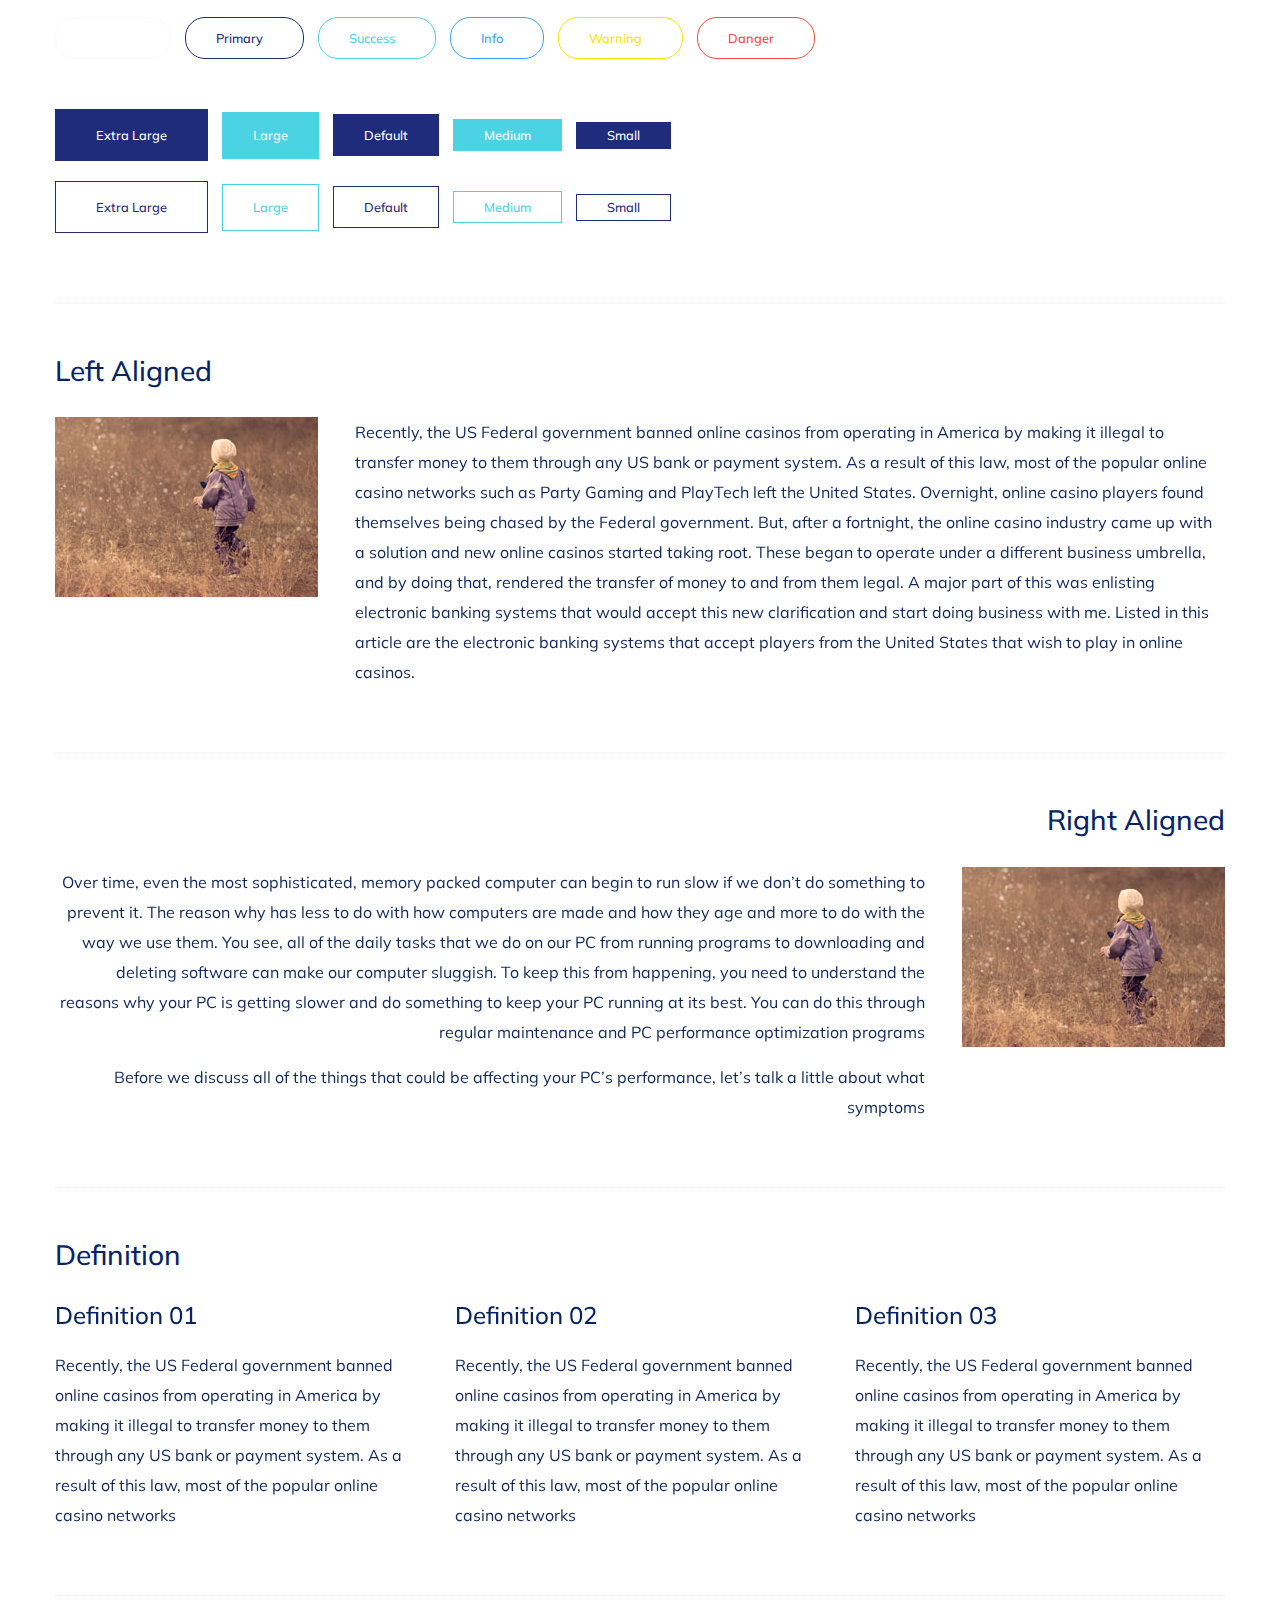
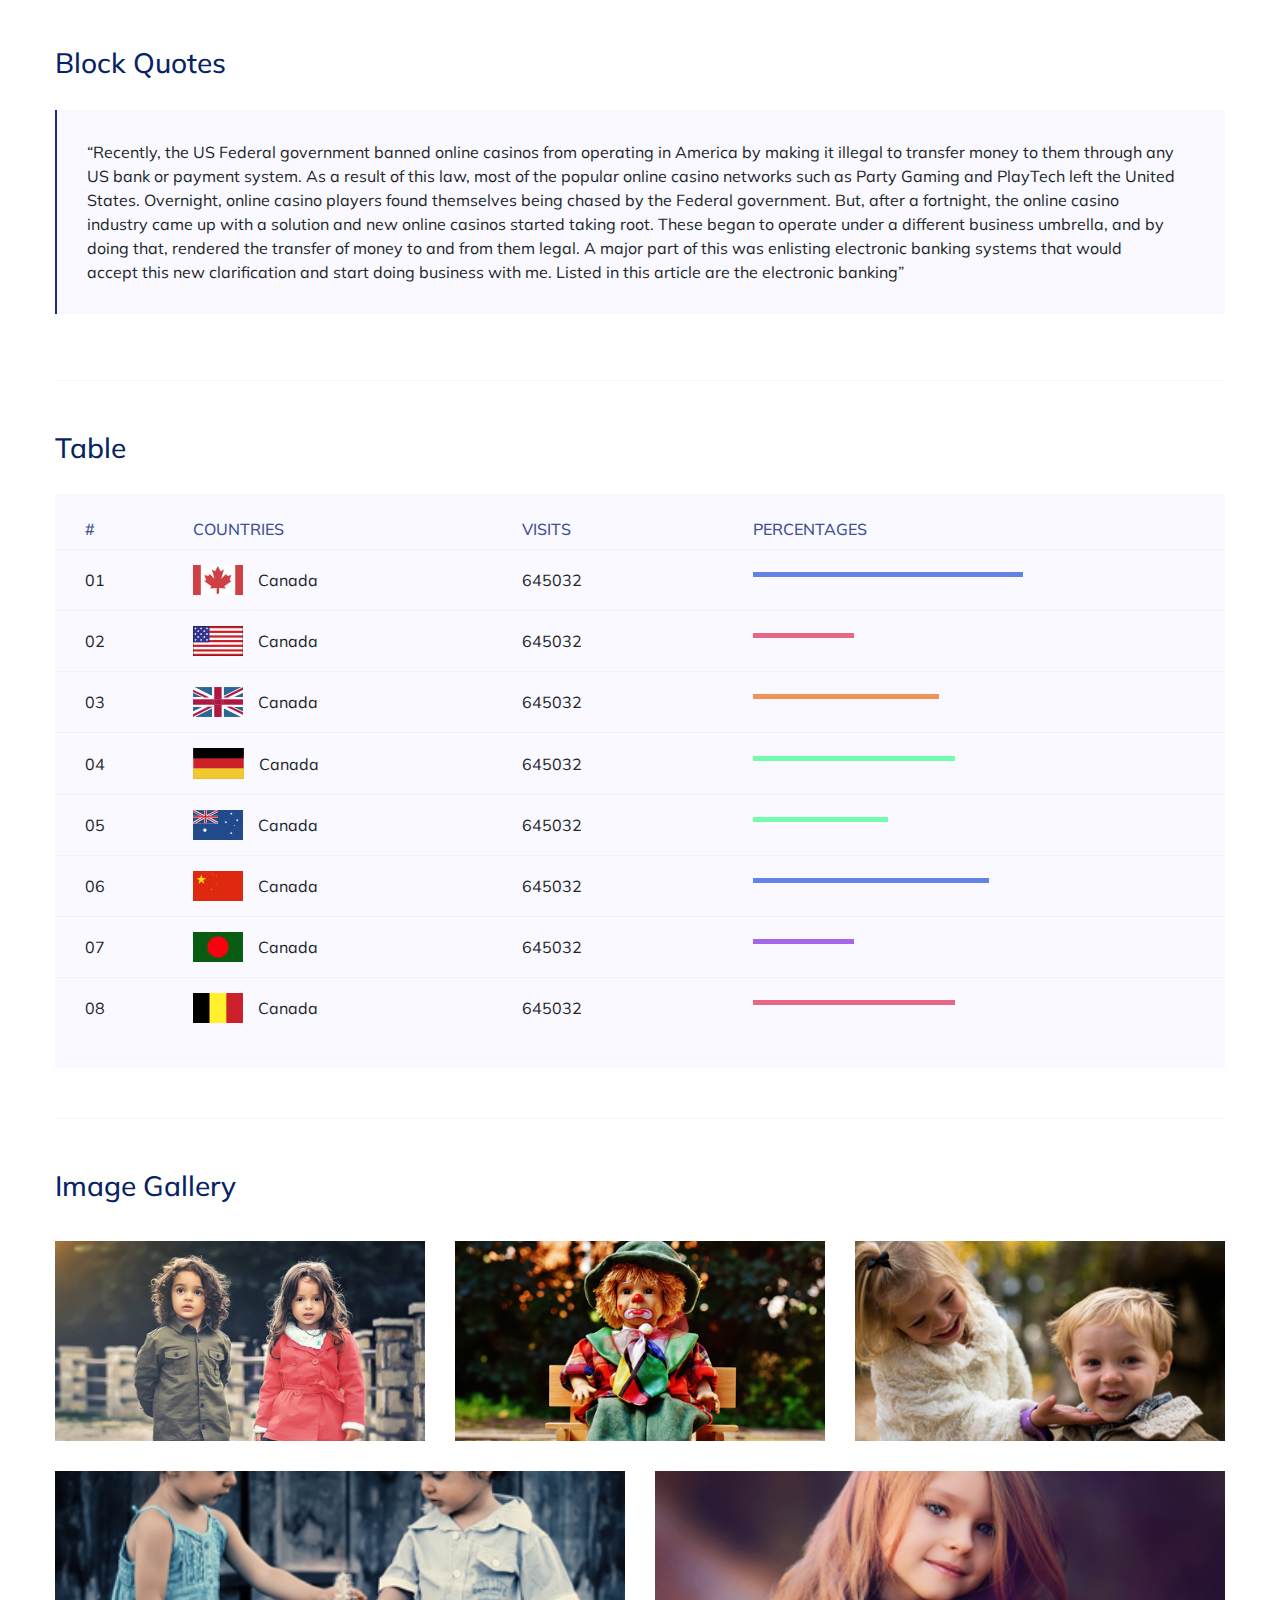
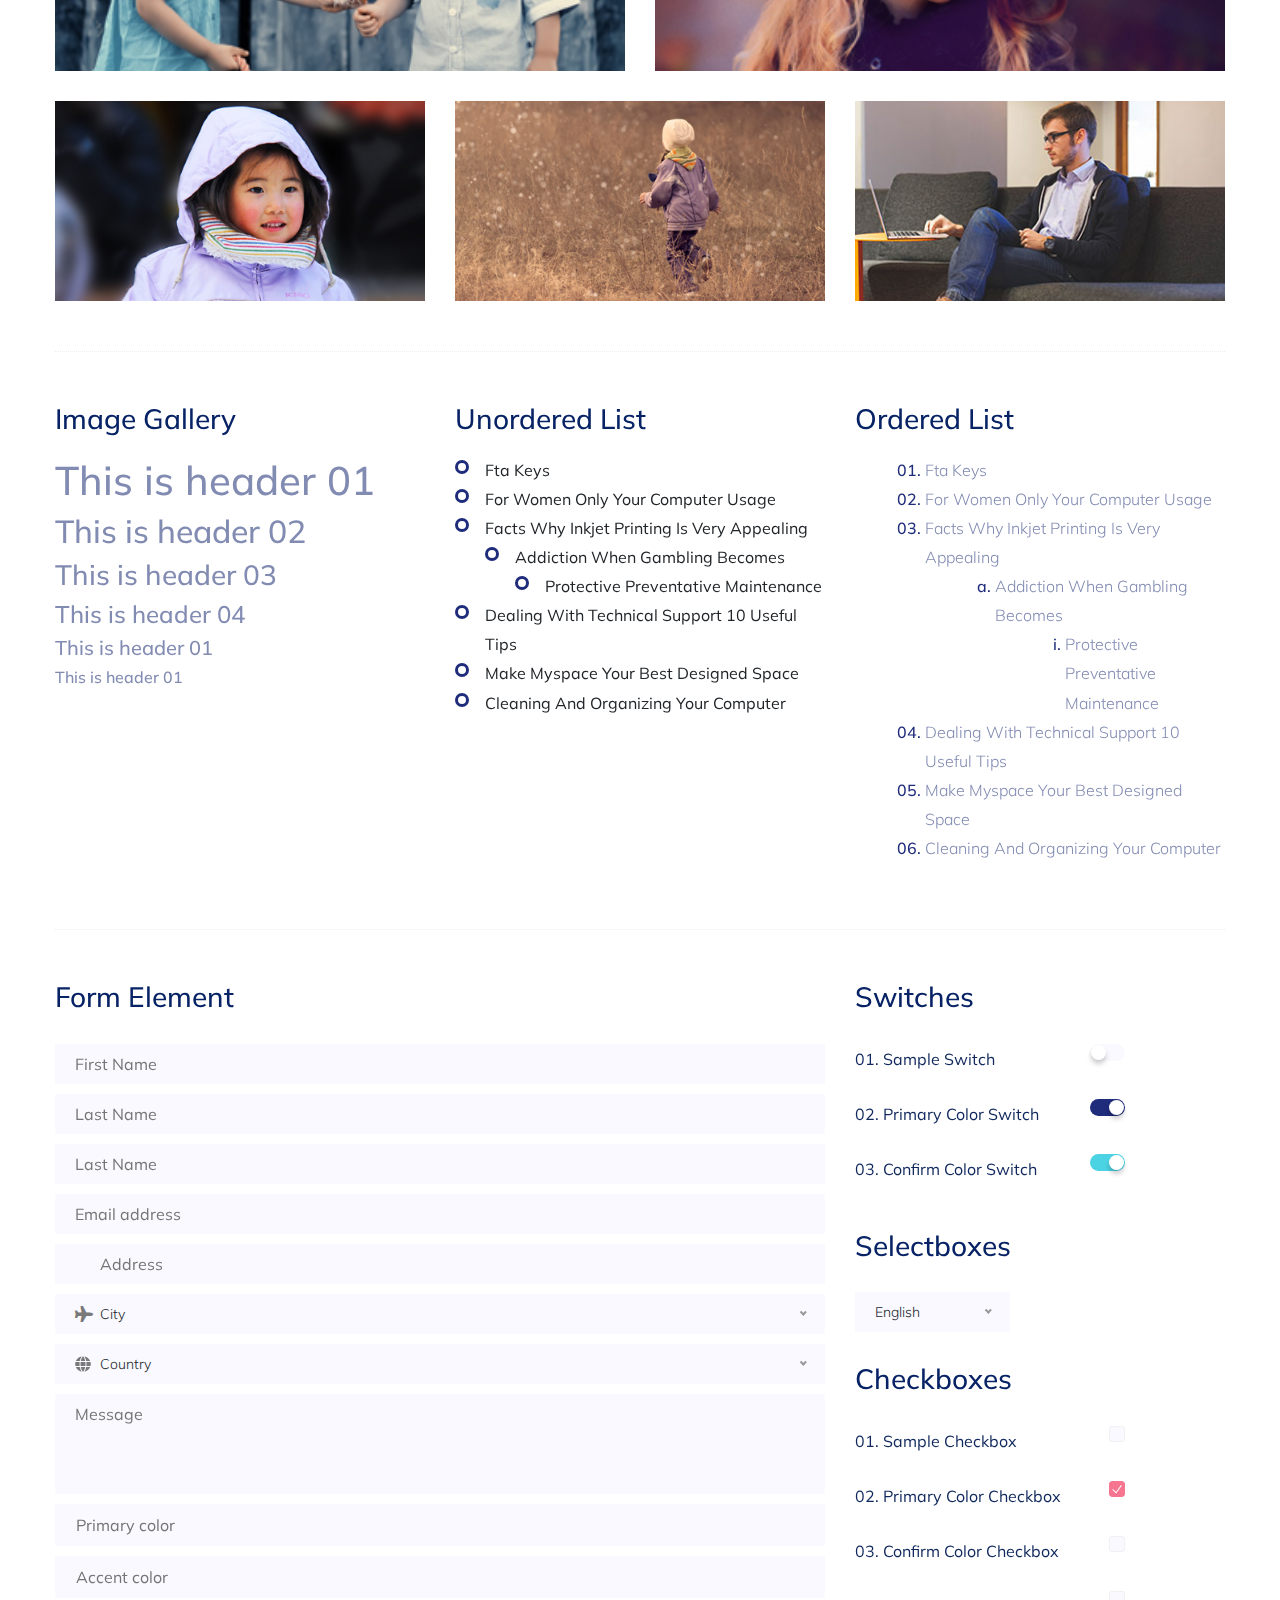
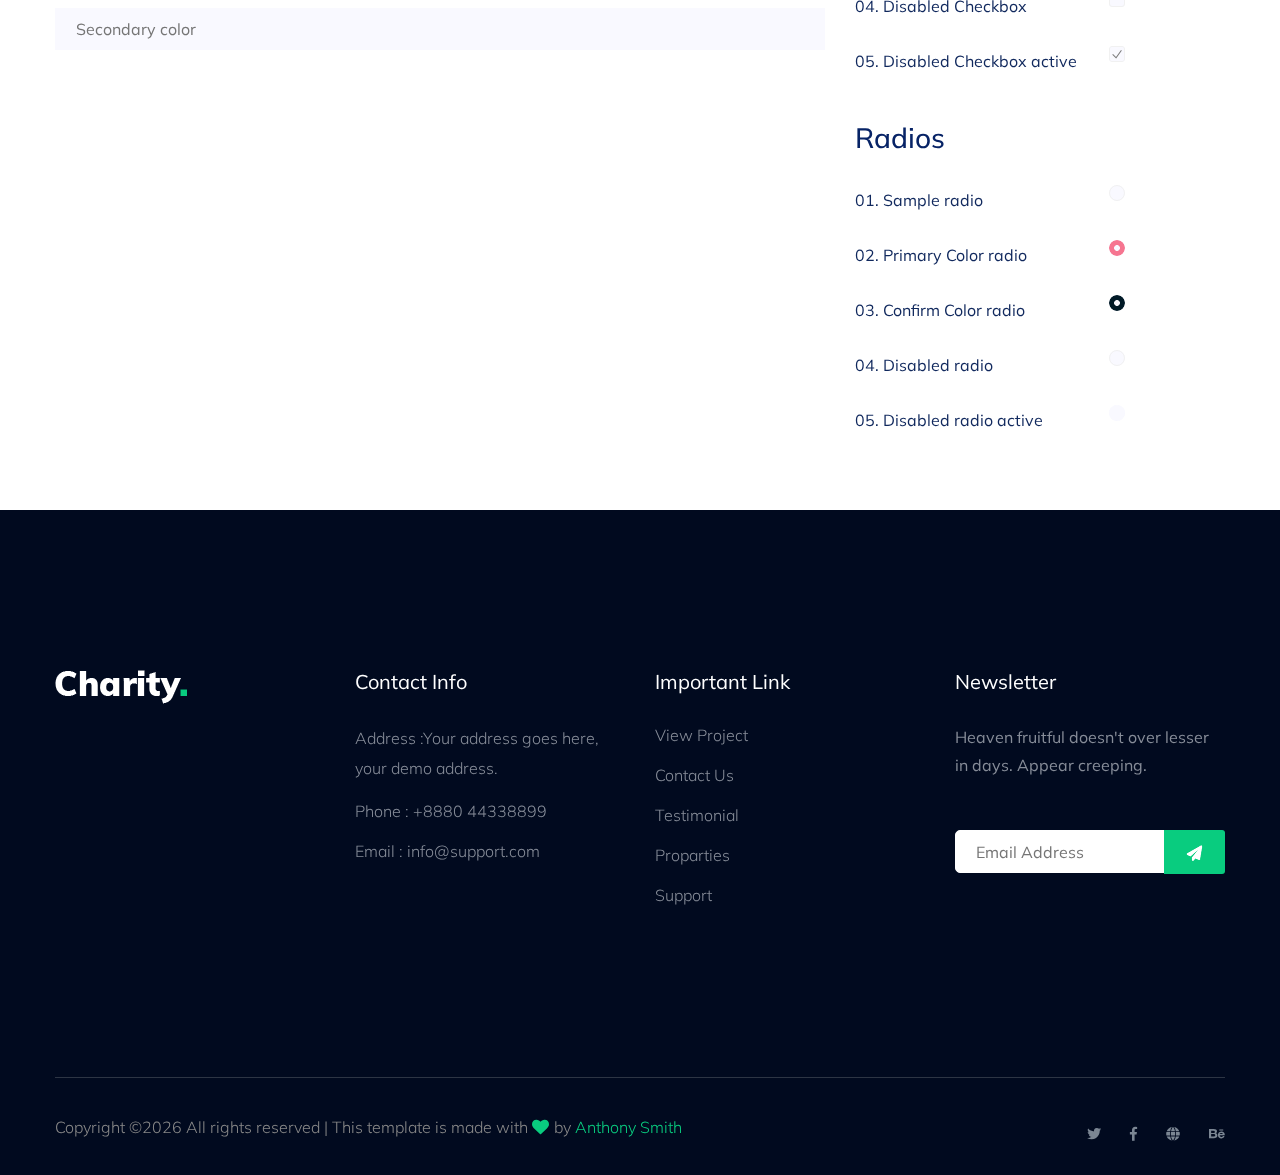
<file: elements.html>
<!doctype html>
<html class="no-js" lang="zxx">
<head>
	<meta charset="utf-8">
	<meta http-equiv="x-ua-compatible" content="ie=edge">
	<title> Charity | Teamplate</title>
	<meta name="description" content="">
	<meta name="viewport" content="width=device-width, initial-scale=1">
	<link rel="shortcut icon" type="image/x-icon" href="assets/img/favicon.ico">

 	<!-- CSS here -->
	<link rel="stylesheet" href="assets/css/bootstrap.min.css">
	<link rel="stylesheet" href="assets/css/owl.carousel.min.css">
	<link rel="stylesheet" href="assets/css/slicknav.css">
	<link rel="stylesheet" href="assets/css/animate.min.css">
	<link rel="stylesheet" href="assets/css/hamburgers.min.css">
	<link rel="stylesheet" href="assets/css/magnific-popup.css">
	<link rel="stylesheet" href="assets/css/fontawesome-all.min.css">
	<link rel="stylesheet" href="assets/css/themify-icons.css">
	<link rel="stylesheet" href="assets/css/slick.css">
	<link rel="stylesheet" href="assets/css/nice-select.css">
	<link rel="stylesheet" href="assets/css/style.css">
</head>
<body>
    <!--? Preloader Start -->
    <div id="preloader-active">
        <div class="preloader d-flex align-items-center justify-content-center">
            <div class="preloader-inner position-relative">
                <div class="preloader-circle"></div>
                <div class="preloader-img pere-text">
                    <img src="assets/img/logo/loder.png" alt="">
                </div>
            </div>
        </div>
    </div>
    <!-- Preloader Start -->
    <header>
        <!-- Header Start -->
        <div class="header-area">
            <div class="main-header ">
                <div class="header-top d-none d-lg-block">
                    <div class="container-fluid">
                        <div class="col-xl-12">
                            <div class="row d-flex justify-content-between align-items-center">
                                <div class="header-info-left d-flex">
                                    <ul>     
                                        <li>Phone: +99 (0) 101 0000 888</li>
                                        <li>Email: noreply@yourdomain.com</li>
                                    </ul>
                                    <div class="header-social">    
                                        <ul>
                                            <li><a href="#"><i class="fab fa-twitter"></i></a></li>
                                            <li><a  href="https://www.facebook.com/sai4ull"><i class="fab fa-facebook-f"></i></a></li>
                                            <li><a href="#"><i class="fab fa-linkedin-in"></i></a></li>
                                            <li> <a href="#"><i class="fab fa-google-plus-g"></i></a></li>
                                        </ul>
                                    </div>
                                </div>
                                <div class="header-info-right d-flex align-items-center">
                                    <div class="select-this">
                                        <form action="#">
                                            <div class="select-itms">
                                                <select name="select" id="select1">
                                                    <option value="">English</option>
                                                    <option value="">Bangla</option>
                                                    <option value="">Arabic</option>
                                                    <option value="">Hindi</option>
                                                </select>
                                            </div>
                                        </form>
                                    </div>
                                    <ul class="contact-now">     
                                        <li><a href="#">Subscribe Now</a></li>
                                    </ul>
                                </div>
                            </div>
                        </div>
                    </div>
                </div>
                <div class="header-bottom  header-sticky">
                    <div class="container-fluid">
                        <div class="row align-items-center">
                            <!-- Logo -->
                            <div class="col-xl-2 col-lg-2">
                                <div class="logo">
                                    <a href="index.html"><img src="assets/img/logo/logo.png" alt=""></a>
                                </div>
                            </div>
                            <div class="col-xl-10 col-lg-10">
                                <div class="menu-wrapper  d-flex align-items-center justify-content-end">
                                    <!-- Main-menu -->
                                    <div class="main-menu d-none d-lg-block">
                                        <nav>
                                            <ul id="navigation">                                                                                          
                                                <li><a href="index.html">Home</a></li>
                                                <li><a href="about.html">About</a></li>
                                                <li><a href="program.html">latest causes</a></li>
                                                <li><a href="events.html">social events </a></li>
                                                <li><a href="blog.html">Blog</a>
                                                    <ul class="submenu">
                                                        <li><a href="blog.html">Blog</a></li>
                                                        <li><a href="blog_details.html">Blog Details</a></li>
                                                        <li><a href="elements.html">Element</a></li>
                                                    </ul>
                                                </li>
                                                <li><a href="contact.html">Contact</a></li>
                                            </ul>
                                        </nav>
                                    </div>
                                    <!-- Header-btn -->
                                    <div class="header-right-btn d-none d-lg-block ml-20">
                                        <a href="contact.html" class="btn header-btn">Donate</a>
                                    </div>
                                </div>
                            </div> 
                            <!-- Mobile Menu -->
                            <div class="col-12">
                                <div class="mobile_menu d-block d-lg-none"></div>
                            </div>
                        </div>
                    </div>
                </div>
            </div>
        </div>
        <!-- Header End -->
    </header>
	<main>
        <!--? Hero Start -->
        <div class="slider-area2">
            <div class="slider-height2 d-flex align-items-center">
                <div class="container">
                    <div class="row">
                        <div class="col-xl-12">
                            <div class="hero-cap hero-cap2 pt-20 text-center">
                                <h2>Elements</h2>
                            </div>
                        </div>
                    </div>
                </div>
            </div>
        </div>
        <!-- Hero End -->
		<!--? Start Sample Area -->
		<section class="sample-text-area">
			<div class="container box_1170">
				<h3 class="text-heading">Text Sample</h3>
				<p class="sample-text">
					Every avid independent filmmaker has <b>Bold</b> about making that <i>Italic</i> interest documentary,
					or short
					film to show off their creative prowess. Many have great ideas and want to “wow”
					the<sup>Superscript</sup> scene,
					or video renters with their big project. But once you have the<sub>Subscript</sub> “in the can” (no easy
					feat), how
					do you move from a <del>Strike</del> through of master DVDs with the <u>“Underline”</u> marked
					hand-written title
					inside a secondhand CD case, to a pile of cardboard boxes full of shiny new, retail-ready DVDs, with UPC
					barcodes
					and polywrap sitting on your doorstep? You need to create eye-popping artwork and have your project
					replicated.
					Using a reputable full service DVD Replication company like PacificDisc, Inc. to partner with is
					certainly a
					helpful option to ensure a professional end result, but to help with your DVD replication project, here
					are 4 easy
					steps to follow for good DVD replication results:
	
				</p>
			</div>
		</section>
		<!-- End Sample Area -->
		<!--? Start Button -->
		<section class="button-area">
			<div class="container box_1170 border-top-generic">
				<h3 class="text-heading">Sample Buttons</h3>
				<div class="button-group-area">
					<a href="#" class="genric-btn default">Default</a>
					<a href="#" class="genric-btn primary">Primary</a>
					<a href="#" class="genric-btn success">Success</a>
					<a href="#" class="genric-btn info">Info</a>
					<a href="#" class="genric-btn warning">Warning</a>
					<a href="#" class="genric-btn danger">Danger</a>
					<a href="#" class="genric-btn link">Link</a>
					<a href="#" class="genric-btn disable">Disable</a>
				</div>
				<div class="button-group-area mt-10">
					<a href="#" class="genric-btn default-border">Default</a>
					<a href="#" class="genric-btn primary-border">Primary</a>
					<a href="#" class="genric-btn success-border">Success</a>
					<a href="#" class="genric-btn info-border">Info</a>
					<a href="#" class="genric-btn warning-border">Warning</a>
					<a href="#" class="genric-btn danger-border">Danger</a>
					<a href="#" class="genric-btn link-border">Link</a>
					<a href="#" class="genric-btn disable">Disable</a>
				</div>
				<div class="button-group-area mt-40">
					<a href="#" class="genric-btn default radius">Default</a>
					<a href="#" class="genric-btn primary radius">Primary</a>
					<a href="#" class="genric-btn success radius">Success</a>
					<a href="#" class="genric-btn info radius">Info</a>
					<a href="#" class="genric-btn warning radius">Warning</a>
					<a href="#" class="genric-btn danger radius">Danger</a>
					<a href="#" class="genric-btn link radius">Link</a>
					<a href="#" class="genric-btn disable radius">Disable</a>
				</div>
				<div class="button-group-area mt-10">
					<a href="#" class="genric-btn default-border radius">Default</a>
					<a href="#" class="genric-btn primary-border radius">Primary</a>
					<a href="#" class="genric-btn success-border radius">Success</a>
					<a href="#" class="genric-btn info-border radius">Info</a>
					<a href="#" class="genric-btn warning-border radius">Warning</a>
					<a href="#" class="genric-btn danger-border radius">Danger</a>
					<a href="#" class="genric-btn link-border radius">Link</a>
					<a href="#" class="genric-btn disable radius">Disable</a>
				</div>
				<div class="button-group-area mt-40">
					<a href="#" class="genric-btn default circle">Default</a>
					<a href="#" class="genric-btn primary circle">Primary</a>
					<a href="#" class="genric-btn success circle">Success</a>
					<a href="#" class="genric-btn info circle">Info</a>
					<a href="#" class="genric-btn warning circle">Warning</a>
					<a href="#" class="genric-btn danger circle">Danger</a>
					<a href="#" class="genric-btn link circle">Link</a>
					<a href="#" class="genric-btn disable circle">Disable</a>
				</div>
				<div class="button-group-area mt-10">
					<a href="#" class="genric-btn default-border circle">Default</a>
					<a href="#" class="genric-btn primary-border circle">Primary</a>
					<a href="#" class="genric-btn success-border circle">Success</a>
					<a href="#" class="genric-btn info-border circle">Info</a>
					<a href="#" class="genric-btn warning-border circle">Warning</a>
					<a href="#" class="genric-btn danger-border circle">Danger</a>
					<a href="#" class="genric-btn link-border circle">Link</a>
					<a href="#" class="genric-btn disable circle">Disable</a>
				</div>
				<div class="button-group-area mt-40">
					<a href="#" class="genric-btn default circle arrow">Default<span class="lnr lnr-arrow-right"></span></a>
					<a href="#" class="genric-btn primary circle arrow">Primary<span class="lnr lnr-arrow-right"></span></a>
					<a href="#" class="genric-btn success circle arrow">Success<span class="lnr lnr-arrow-right"></span></a>
					<a href="#" class="genric-btn info circle arrow">Info<span class="lnr lnr-arrow-right"></span></a>
					<a href="#" class="genric-btn warning circle arrow">Warning<span class="lnr lnr-arrow-right"></span></a>
					<a href="#" class="genric-btn danger circle arrow">Danger<span class="lnr lnr-arrow-right"></span></a>
				</div>
				<div class="button-group-area mt-10">
					<a href="#" class="genric-btn default-border circle arrow">Default<span
							class="lnr lnr-arrow-right"></span></a>
					<a href="#" class="genric-btn primary-border circle arrow">Primary<span
							class="lnr lnr-arrow-right"></span></a>
					<a href="#" class="genric-btn success-border circle arrow">Success<span
							class="lnr lnr-arrow-right"></span></a>
					<a href="#" class="genric-btn info-border circle arrow">Info<span
							class="lnr lnr-arrow-right"></span></a>
					<a href="#" class="genric-btn warning-border circle arrow">Warning<span
							class="lnr lnr-arrow-right"></span></a>
					<a href="#" class="genric-btn danger-border circle arrow">Danger<span
							class="lnr lnr-arrow-right"></span></a>
				</div>
				<div class="button-group-area mt-40">
					<a href="#" class="genric-btn primary e-large">Extra Large</a>
					<a href="#" class="genric-btn success large">Large</a>
					<a href="#" class="genric-btn primary">Default</a>
					<a href="#" class="genric-btn success medium">Medium</a>
					<a href="#" class="genric-btn primary small">Small</a>
				</div>
				<div class="button-group-area mt-10">
					<a href="#" class="genric-btn primary-border e-large">Extra Large</a>
					<a href="#" class="genric-btn success-border large">Large</a>
					<a href="#" class="genric-btn primary-border">Default</a>
					<a href="#" class="genric-btn success-border medium">Medium</a>
					<a href="#" class="genric-btn primary-border small">Small</a>
				</div>
			</div>
		</section>
		<!-- End Button -->
		<!--? Start Align Area -->
		<div class="whole-wrap">
			<div class="container box_1170">
				<div class="section-top-border">
					<h3 class="mb-30">Left Aligned</h3>
					<div class="row">
						<div class="col-md-3">
							<img src="assets/img/elements/d.jpg" alt="" class="img-fluid">
						</div>
						<div class="col-md-9 mt-sm-20">
							<p>Recently, the US Federal government banned online casinos from operating in America by making
								it illegal to
								transfer money to them through any US bank or payment system. As a result of this law, most
								of the popular
								online casino networks such as Party Gaming and PlayTech left the United States. Overnight,
								online casino
								players found themselves being chased by the Federal government. But, after a fortnight, the
								online casino
								industry came up with a solution and new online casinos started taking root. These began to
								operate under a
								different business umbrella, and by doing that, rendered the transfer of money to and from
								them legal. A major
								part of this was enlisting electronic banking systems that would accept this new
								clarification and start doing
								business with me. Listed in this article are the electronic banking systems that accept
								players from the United
								States that wish to play in online casinos.</p>
						</div>
					</div>
				</div>
				<div class="section-top-border text-right">
					<h3 class="mb-30">Right Aligned</h3>
					<div class="row">
						<div class="col-md-9">
							<p class="text-right">Over time, even the most sophisticated, memory packed computer can begin
								to run slow if we
								don’t do something to prevent it. The reason why has less to do with how computers are made
								and how they age and
								more to do with the way we use them. You see, all of the daily tasks that we do on our PC
								from running programs
								to downloading and deleting software can make our computer sluggish. To keep this from
								happening, you need to
								understand the reasons why your PC is getting slower and do something to keep your PC
								running at its best. You
								can do this through regular maintenance and PC performance optimization programs</p>
							<p class="text-right">Before we discuss all of the things that could be affecting your PC’s
								performance, let’s
								talk a little about what symptoms</p>
						</div>
						<div class="col-md-3">
							<img src="assets/img/elements/d.jpg" alt="" class="img-fluid">
						</div>
					</div>
				</div>
				<div class="section-top-border">
					<h3 class="mb-30">Definition</h3>
					<div class="row">
						<div class="col-md-4">
							<div class="single-defination">
								<h4 class="mb-20">Definition 01</h4>
								<p>Recently, the US Federal government banned online casinos from operating in America by
									making it illegal to
									transfer money to them through any US bank or payment system. As a result of this law,
									most of the popular
									online casino networks</p>
							</div>
						</div>
						<div class="col-md-4">
							<div class="single-defination">
								<h4 class="mb-20">Definition 02</h4>
								<p>Recently, the US Federal government banned online casinos from operating in America by
									making it illegal to
									transfer money to them through any US bank or payment system. As a result of this law,
									most of the popular
									online casino networks</p>
							</div>
						</div>
						<div class="col-md-4">
							<div class="single-defination">
								<h4 class="mb-20">Definition 03</h4>
								<p>Recently, the US Federal government banned online casinos from operating in America by
									making it illegal to
									transfer money to them through any US bank or payment system. As a result of this law,
									most of the popular
									online casino networks</p>
							</div>
						</div>
					</div>
				</div>
				<div class="section-top-border">
					<h3 class="mb-30">Block Quotes</h3>
					<div class="row">
						<div class="col-lg-12">
							<blockquote class="generic-blockquote">
								“Recently, the US Federal government banned online casinos from operating in America by
								making it illegal to
								transfer money to them through any US bank or payment system. As a result of this law, most
								of the popular
								online casino networks such as Party Gaming and PlayTech left the United States. Overnight,
								online casino
								players found themselves being chased by the Federal government. But, after a fortnight, the
								online casino
								industry came up with a solution and new online casinos started taking root. These began to
								operate under a
								different business umbrella, and by doing that, rendered the transfer of money to and from
								them legal. A major
								part of this was enlisting electronic banking systems that would accept this new
								clarification and start doing
								business with me. Listed in this article are the electronic banking”
							</blockquote>
						</div>
					</div>
				</div>
				<div class="section-top-border">
					<h3 class="mb-30">Table</h3>
					<div class="progress-table-wrap">
						<div class="progress-table">
							<div class="table-head">
								<div class="serial">#</div>
								<div class="country">Countries</div>
								<div class="visit">Visits</div>
								<div class="percentage">Percentages</div>
							</div>
							<div class="table-row">
								<div class="serial">01</div>
								<div class="country"> <img src="assets/img/elements/f1.jpg" alt="flag">Canada</div>
								<div class="visit">645032</div>
								<div class="percentage">
									<div class="progress">
										<div class="progress-bar color-1" role="progressbar" style="width: 80%"
											aria-valuenow="80" aria-valuemin="0" aria-valuemax="100"></div>
									</div>
								</div>
							</div>
							<div class="table-row">
								<div class="serial">02</div>
								<div class="country"> <img src="assets/img/elements/f2.jpg" alt="flag">Canada</div>
								<div class="visit">645032</div>
								<div class="percentage">
									<div class="progress">
										<div class="progress-bar color-2" role="progressbar" style="width: 30%"
											aria-valuenow="30" aria-valuemin="0" aria-valuemax="100"></div>
									</div>
								</div>
							</div>
							<div class="table-row">
								<div class="serial">03</div>
								<div class="country"> <img src="assets/img/elements/f3.jpg" alt="flag">Canada</div>
								<div class="visit">645032</div>
								<div class="percentage">
									<div class="progress">
										<div class="progress-bar color-3" role="progressbar" style="width: 55%"
											aria-valuenow="55" aria-valuemin="0" aria-valuemax="100"></div>
									</div>
								</div>
							</div>
							<div class="table-row">
								<div class="serial">04</div>
								<div class="country"> <img src="assets/img/elements/f4.jpg" alt="flag">Canada</div>
								<div class="visit">645032</div>
								<div class="percentage">
									<div class="progress">
										<div class="progress-bar color-4" role="progressbar" style="width: 60%"
											aria-valuenow="60" aria-valuemin="0" aria-valuemax="100"></div>
									</div>
								</div>
							</div>
							<div class="table-row">
								<div class="serial">05</div>
								<div class="country"> <img src="assets/img/elements/f5.jpg" alt="flag">Canada</div>
								<div class="visit">645032</div>
								<div class="percentage">
									<div class="progress">
										<div class="progress-bar color-5" role="progressbar" style="width: 40%"
											aria-valuenow="40" aria-valuemin="0" aria-valuemax="100"></div>
									</div>
								</div>
							</div>
							<div class="table-row">
								<div class="serial">06</div>
								<div class="country"> <img src="assets/img/elements/f6.jpg" alt="flag">Canada</div>
								<div class="visit">645032</div>
								<div class="percentage">
									<div class="progress">
										<div class="progress-bar color-6" role="progressbar" style="width: 70%"
											aria-valuenow="70" aria-valuemin="0" aria-valuemax="100"></div>
									</div>
								</div>
							</div>
							<div class="table-row">
								<div class="serial">07</div>
								<div class="country"> <img src="assets/img/elements/f7.jpg" alt="flag">Canada</div>
								<div class="visit">645032</div>
								<div class="percentage">
									<div class="progress">
										<div class="progress-bar color-7" role="progressbar" style="width: 30%"
											aria-valuenow="30" aria-valuemin="0" aria-valuemax="100"></div>
									</div>
								</div>
							</div>
							<div class="table-row">
								<div class="serial">08</div>
								<div class="country"> <img src="assets/img/elements/f8.jpg" alt="flag">Canada</div>
								<div class="visit">645032</div>
								<div class="percentage">
									<div class="progress">
										<div class="progress-bar color-8" role="progressbar" style="width: 60%"
											aria-valuenow="60" aria-valuemin="0" aria-valuemax="100"></div>
									</div>
								</div>
							</div>
						</div>
					</div>
				</div>
				<div class="section-top-border">
					<h3>Image Gallery</h3>
					<div class="row gallery-item">
						<div class="col-md-4">
							<a href="assets/img/elements/g1.jpg" class="img-pop-up">
								<div class="single-gallery-image" style="background: url(assets/img/elements/g1.jpg);"></div>
							</a>
						</div>
						<div class="col-md-4">
							<a href="assets/img/elements/g2.jpg" class="img-pop-up">
								<div class="single-gallery-image" style="background: url(assets/img/elements/g2.jpg);"></div>
							</a>
						</div>
						<div class="col-md-4">
							<a href="assets/img/elements/g3.jpg" class="img-pop-up">
								<div class="single-gallery-image" style="background: url(assets/img/elements/g3.jpg);"></div>
							</a>
						</div>
						<div class="col-md-6">
							<a href="assets/img/elements/g4.jpg" class="img-pop-up">
								<div class="single-gallery-image" style="background: url(assets/img/elements/g4.jpg);"></div>
							</a>
						</div>
						<div class="col-md-6">
							<a href="assets/img/elements/g5.jpg" class="img-pop-up">
								<div class="single-gallery-image" style="background: url(assets/img/elements/g5.jpg);"></div>
							</a>
						</div>
						<div class="col-md-4">
							<a href="assets/img/elements/g6.jpg" class="img-pop-up">
								<div class="single-gallery-image" style="background: url(assets/img/elements/g6.jpg);"></div>
							</a>
						</div>
						<div class="col-md-4">
							<a href="assets/img/elements/g7.jpg" class="img-pop-up">
								<div class="single-gallery-image" style="background: url(assets/img/elements/g7.jpg);"></div>
							</a>
						</div>
						<div class="col-md-4">
							<a href="assets/img/elements/g8.jpg" class="img-pop-up">
								<div class="single-gallery-image" style="background: url(assets/img/elements/g8.jpg);"></div>
							</a>
						</div>
					</div>
				</div>
				<div class="section-top-border">
					<div class="row">
						<div class="col-md-4">
							<h3 class="mb-20">Image Gallery</h3>
							<div class="typography">
								<h1>This is header 01</h1>
								<h2>This is header 02</h2>
								<h3>This is header 03</h3>
								<h4>This is header 04</h4>
								<h5>This is header 01</h5>
								<h6>This is header 01</h6>
							</div>
						</div>
						<div class="col-md-4 mt-sm-30">
							<h3 class="mb-20">Unordered List</h3>
							<div class="">
								<ul class="unordered-list">
									<li>Fta Keys</li>
									<li>For Women Only Your Computer Usage</li>
									<li>Facts Why Inkjet Printing Is Very Appealing
										<ul>
											<li>Addiction When Gambling Becomes
												<ul>
													<li>Protective Preventative Maintenance</li>
												</ul>
											</li>
										</ul>
									</li>
									<li>Dealing With Technical Support 10 Useful Tips</li>
									<li>Make Myspace Your Best Designed Space</li>
									<li>Cleaning And Organizing Your Computer</li>
								</ul>
							</div>
						</div>
						<div class="col-md-4 mt-sm-30">
							<h3 class="mb-20">Ordered List</h3>
							<div class="">
								<ol class="ordered-list">
									<li><span>Fta Keys</span></li>
									<li><span>For Women Only Your Computer Usage</span></li>
									<li><span>Facts Why Inkjet Printing Is Very Appealing</span>
										<ol class="ordered-list-alpha">
											<li><span>Addiction When Gambling Becomes</span>
												<ol class="ordered-list-roman">
													<li><span>Protective Preventative Maintenance</span></li>
												</ol>
											</li>
										</ol>
									</li>
									<li><span>Dealing With Technical Support 10 Useful Tips</span></li>
									<li><span>Make Myspace Your Best Designed Space</span></li>
									<li><span>Cleaning And Organizing Your Computer</span></li>
								</ol>
							</div>
						</div>
					</div>
				</div>
				<div class="section-top-border">
					<div class="row">
						<div class="col-lg-8 col-md-8">
							<h3 class="mb-30">Form Element</h3>
							<form action="#">
								<div class="mt-10">
									<input type="text" name="first_name" placeholder="First Name"
										onfocus="this.placeholder = ''" onblur="this.placeholder = 'First Name'" required
										class="single-input">
								</div>
								<div class="mt-10">
									<input type="text" name="last_name" placeholder="Last Name"
										onfocus="this.placeholder = ''" onblur="this.placeholder = 'Last Name'" required
										class="single-input">
								</div>
								<div class="mt-10">
									<input type="text" name="last_name" placeholder="Last Name"
										onfocus="this.placeholder = ''" onblur="this.placeholder = 'Last Name'" required
										class="single-input">
								</div>
								<div class="mt-10">
									<input type="email" name="EMAIL" placeholder="Email address"
										onfocus="this.placeholder = ''" onblur="this.placeholder = 'Email address'" required
										class="single-input">
								</div>
								<div class="input-group-icon mt-10">
									<div class="icon"><i class="fa fa-thumb-tack" aria-hidden="true"></i></div>
									<input type="text" name="address" placeholder="Address" onfocus="this.placeholder = ''"
										onblur="this.placeholder = 'Address'" required class="single-input">
								</div>
								<div class="input-group-icon mt-10">
									<div class="icon"><i class="fa fa-plane" aria-hidden="true"></i></div>
									<div class="form-select" id="default-select"">
												<select>
													<option value=" 1">City</option>
										<option value="1">Dhaka</option>
										<option value="1">Dilli</option>
										<option value="1">Newyork</option>
										<option value="1">Islamabad</option>
										</select>
									</div>
								</div>
								<div class="input-group-icon mt-10">
									<div class="icon"><i class="fa fa-globe" aria-hidden="true"></i></div>
									<div class="form-select" id="default-select"">
												<select>
													<option value=" 1">Country</option>
										<option value="1">Bangladesh</option>
										<option value="1">India</option>
										<option value="1">England</option>
										<option value="1">Srilanka</option>
										</select>
									</div>
								</div>
	
								<div class="mt-10">
									<textarea class="single-textarea" placeholder="Message" onfocus="this.placeholder = ''"
										onblur="this.placeholder = 'Message'" required></textarea>
								</div>
								<div class="mt-10">
									<input type="text" name="first_name" placeholder="Primary color"
										onfocus="this.placeholder = ''" onblur="this.placeholder = 'Primary color'" required
										class="single-input-primary">
								</div>
								<div class="mt-10">
									<input type="text" name="first_name" placeholder="Accent color"
										onfocus="this.placeholder = ''" onblur="this.placeholder = 'Accent color'" required
										class="single-input-accent">
								</div>
								<div class="mt-10">
									<input type="text" name="first_name" placeholder="Secondary color"
										onfocus="this.placeholder = ''" onblur="this.placeholder = 'Secondary color'"
										required class="single-input-secondary">
								</div>
							</form>
						</div>
						<div class="col-lg-3 col-md-4 mt-sm-30">
							<div class="single-element-widget">
								<h3 class="mb-30">Switches</h3>
								<div class="switch-wrap d-flex justify-content-between">
									<p>01. Sample Switch</p>
									<div class="primary-switch">
										<input type="checkbox" id="default-switch">
										<label for="default-switch"></label>
									</div>
								</div>
								<div class="switch-wrap d-flex justify-content-between">
									<p>02. Primary Color Switch</p>
									<div class="primary-switch">
										<input type="checkbox" id="primary-switch" checked>
										<label for="primary-switch"></label>
									</div>
								</div>
								<div class="switch-wrap d-flex justify-content-between">
									<p>03. Confirm Color Switch</p>
									<div class="confirm-switch">
										<input type="checkbox" id="confirm-switch" checked>
										<label for="confirm-switch"></label>
									</div>
								</div>
							</div>
							<div class="single-element-widget mt-30">
								<h3 class="mb-30">Selectboxes</h3>
								<div class="default-select" id="default-select"">
											<select>
												<option value=" 1">English</option>
									<option value="1">Spanish</option>
									<option value="1">Arabic</option>
									<option value="1">Portuguise</option>
									<option value="1">Bengali</option>
									</select>
								</div>
							</div>
							<div class="single-element-widget mt-30">
								<h3 class="mb-30">Checkboxes</h3>
								<div class="switch-wrap d-flex justify-content-between">
									<p>01. Sample Checkbox</p>
									<div class="primary-checkbox">
										<input type="checkbox" id="default-checkbox">
										<label for="default-checkbox"></label>
									</div>
								</div>
								<div class="switch-wrap d-flex justify-content-between">
									<p>02. Primary Color Checkbox</p>
									<div class="primary-checkbox">
										<input type="checkbox" id="primary-checkbox" checked>
										<label for="primary-checkbox"></label>
									</div>
								</div>
								<div class="switch-wrap d-flex justify-content-between">
									<p>03. Confirm Color Checkbox</p>
									<div class="confirm-checkbox">
										<input type="checkbox" id="confirm-checkbox">
										<label for="confirm-checkbox"></label>
									</div>
								</div>
								<div class="switch-wrap d-flex justify-content-between">
									<p>04. Disabled Checkbox</p>
									<div class="disabled-checkbox">
										<input type="checkbox" id="disabled-checkbox" disabled>
										<label for="disabled-checkbox"></label>
									</div>
								</div>
								<div class="switch-wrap d-flex justify-content-between">
									<p>05. Disabled Checkbox active</p>
									<div class="disabled-checkbox">
										<input type="checkbox" id="disabled-checkbox-active" checked disabled>
										<label for="disabled-checkbox-active"></label>
									</div>
								</div>
							</div>
							<div class="single-element-widget mt-30">
								<h3 class="mb-30">Radios</h3>
								<div class="switch-wrap d-flex justify-content-between">
									<p>01. Sample radio</p>
									<div class="primary-radio">
										<input type="checkbox" id="default-radio">
										<label for="default-radio"></label>
									</div>
								</div>
								<div class="switch-wrap d-flex justify-content-between">
									<p>02. Primary Color radio</p>
									<div class="primary-radio">
										<input type="checkbox" id="primary-radio" checked>
										<label for="primary-radio"></label>
									</div>
								</div>
								<div class="switch-wrap d-flex justify-content-between">
									<p>03. Confirm Color radio</p>
									<div class="confirm-radio">
										<input type="checkbox" id="confirm-radio" checked>
										<label for="confirm-radio"></label>
									</div>
								</div>
								<div class="switch-wrap d-flex justify-content-between">
									<p>04. Disabled radio</p>
									<div class="disabled-radio">
										<input type="checkbox" id="disabled-radio" disabled>
										<label for="disabled-radio"></label>
									</div>
								</div>
								<div class="switch-wrap d-flex justify-content-between">
									<p>05. Disabled radio active</p>
									<div class="disabled-radio">
										<input type="checkbox" id="disabled-radio-active" checked disabled>
										<label for="disabled-radio-active"></label>
									</div>
								</div>
							</div>
						</div>
					</div>
				</div>
			</div>
		</div>
		<!-- End Align Area -->
	</main>
    <footer>
        <div class="footer-wrapper section-bg2" data-background="assets/img/gallery/footer_bg.png">
            <!-- Footer Top-->
            <div class="footer-area footer-padding">
                <div class="container">
                    <div class="row d-flex justify-content-between">
                        <div class="col-xl-3 col-lg-3 col-md-4 col-sm-6">
                        <div class="single-footer-caption mb-50">
                            <div class="single-footer-caption mb-30">
                                <div class="footer-tittle">
                                    <div class="footer-logo mb-20">
                                        <a href="index.html"><img src="assets/img/logo/logo2_footer.png" alt=""></a>
                                    </div>
                                </div>
                            </div>
                        </div>
                        </div>
                        <div class="col-xl-3 col-lg-3 col-md-4 col-sm-5">
                            <div class="single-footer-caption mb-50">
                                <div class="footer-tittle">
                                    <h4>Contact Info</h4>
                                    <ul>
                                        <li>
                                            <p>Address :Your address goes here, your demo address.</p>
                                        </li>
                                        <li><a href="#">Phone : +8880 44338899</a></li>
                                        <li><a href="#">Email : info@support.com</a></li>
                                    </ul>
                                </div>

                            </div>
                        </div>
                        <div class="col-xl-3 col-lg-3 col-md-4 col-sm-5">
                            <div class="single-footer-caption mb-50">
                                <div class="footer-tittle">
                                    <h4>Important Link</h4>
                                    <ul>
                                        <li><a href="#"> View Project</a></li>
                                        <li><a href="#">Contact Us</a></li>
                                        <li><a href="#">Testimonial</a></li>
                                        <li><a href="#">Proparties</a></li>
                                        <li><a href="#">Support</a></li>
                                    </ul>
                                </div>
                            </div>
                        </div>
                        <div class="col-xl-3 col-lg-3 col-md-4 col-sm-5">
                            <div class="single-footer-caption mb-50">
                                <div class="footer-tittle">
                                    <h4>Newsletter</h4>
                                    <div class="footer-pera footer-pera2">
                                    <p>Heaven fruitful doesn't over lesser in days. Appear creeping.</p>
                                </div>
                                <!-- Form -->
                                <div class="footer-form" >
                                    <div id="mc_embed_signup">
                                        <form target="_blank" action="https://spondonit.us12.list-manage.com/subscribe/post?u=1462626880ade1ac87bd9c93a&amp;id=92a4423d01"
                                        method="get" class="subscribe_form relative mail_part">
                                            <input type="email" name="email" id="newsletter-form-email" placeholder="Email Address"
                                            class="placeholder hide-on-focus" onfocus="this.placeholder = ''"
                                            onblur="this.placeholder = ' Email Address '">
                                            <div class="form-icon">
                                                <button type="submit" name="submit" id="newsletter-submit"
                                                class="email_icon newsletter-submit button-contactForm"><img src="assets/img/gallery/form.png" alt=""></button>
                                            </div>
                                            <div class="mt-10 info"></div>
                                        </form>
                                    </div>
                                </div>
                                </div>
                            </div>
                        </div>
                    </div>
                </div>
            </div>
            <!-- footer-bottom -->
            <div class="footer-bottom-area">
                <div class="container">
                    <div class="footer-border">
                        <div class="row d-flex justify-content-between align-items-center">
                            <div class="col-xl-10 col-lg-9 ">
                                <div class="footer-copy-right">
                                    <p>
  Copyright &copy;<script>document.write(new Date().getFullYear());</script> All rights reserved | This template is made with <i class="fa fa-heart" aria-hidden="true"></i> by <a href="https://anthonysdigital.net" target="_blank">Anthony Smith</a>
  </p>
                                </div>
                            </div>
                            <div class="col-xl-2 col-lg-3">
                                <div class="footer-social f-right">
                                    <a href="#"><i class="fab fa-twitter"></i></a>
                                    <a  href="https://www.facebook.com/sai4ull"><i class="fab fa-facebook-f"></i></a>
                                    <a href="#"><i class="fas fa-globe"></i></a>
                                    <a href="#"><i class="fab fa-behance"></i></a>
                                </div>
                            </div>
                        </div>
                    </div>
                </div>
            </div>
        </div>
    </footer>
    <!-- Scroll Up -->
    <div id="back-top" >
        <a title="Go to Top" href="#"> <i class="fas fa-level-up-alt"></i></a>
    </div>
      <!-- JS here -->

      <script src="./assets/js/vendor/modernizr-3.5.0.min.js"></script>
      <!-- Jquery, Popper, Bootstrap -->
      <script src="./assets/js/vendor/jquery-1.12.4.min.js"></script>
      <script src="./assets/js/popper.min.js"></script>
      <script src="./assets/js/bootstrap.min.js"></script>
      <!-- Jquery Mobile Menu -->
      <script src="./assets/js/jquery.slicknav.min.js"></script>

      <!-- Jquery Slick , Owl-Carousel Plugins -->
      <script src="./assets/js/owl.carousel.min.js"></script>
      <script src="./assets/js/slick.min.js"></script>
      <!-- One Page, Animated-HeadLin -->
      <script src="./assets/js/wow.min.js"></script>
      <script src="./assets/js/animated.headline.js"></script>
      <script src="./assets/js/jquery.magnific-popup.js"></script>

      <!-- Date Picker -->
      <script src="./assets/js/gijgo.min.js"></script>
      <!-- Nice-select, sticky -->
      <script src="./assets/js/jquery.nice-select.min.js"></script>
      <script src="./assets/js/jquery.sticky.js"></script>
      
      <!-- counter , waypoint,Hover Direction -->
      <script src="./assets/js/jquery.counterup.min.js"></script>
      <script src="./assets/js/waypoints.min.js"></script>
      <script src="./assets/js/jquery.countdown.min.js"></script>
      <script src="./assets/js/hover-direction-snake.min.js"></script>

      <!-- contact js -->
      <script src="./assets/js/contact.js"></script>
      <script src="./assets/js/jquery.form.js"></script>
      <script src="./assets/js/jquery.validate.min.js"></script>
      <script src="./assets/js/mail-script.js"></script>
      <script src="./assets/js/jquery.ajaxchimp.min.js"></script>
      
      <!-- Jquery Plugins, main Jquery -->	
      <script src="./assets/js/plugins.js"></script>
      <script src="./assets/js/main.js"></script>
     
	</body>
</html>
</file>
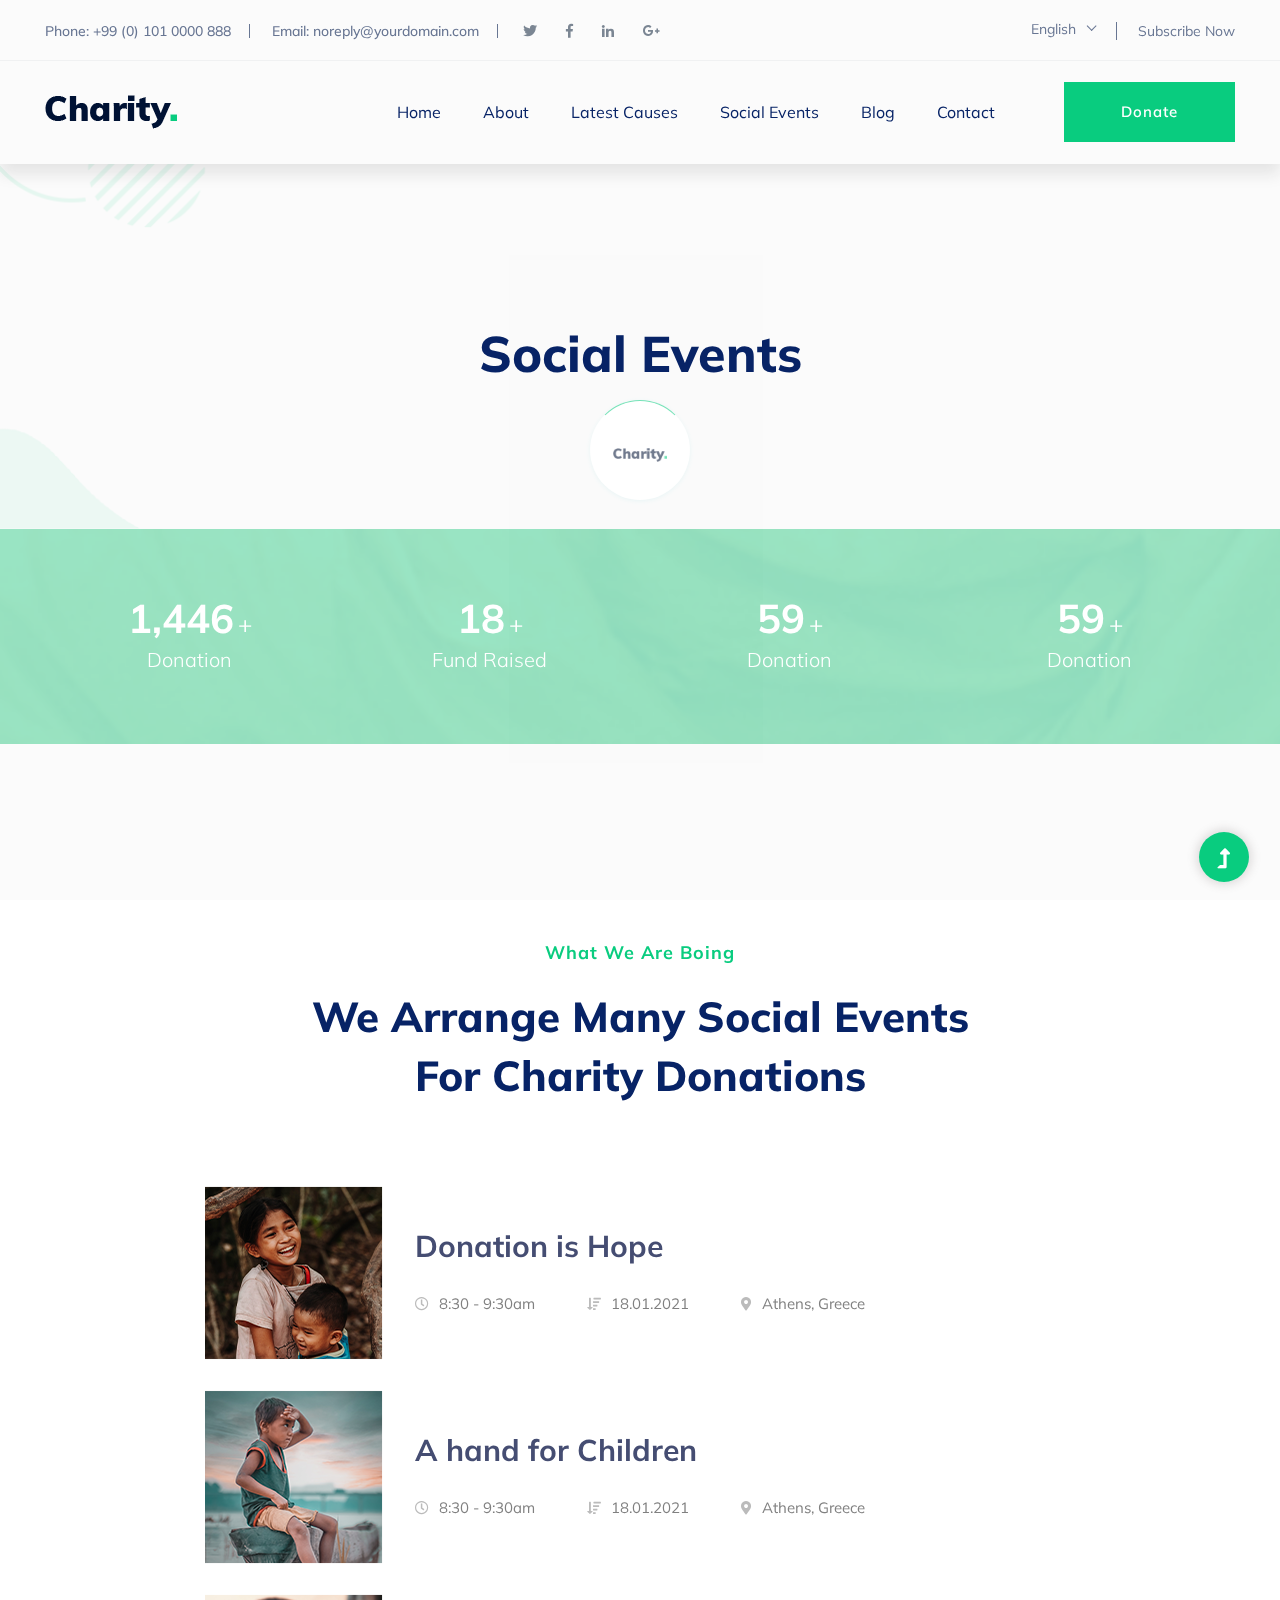
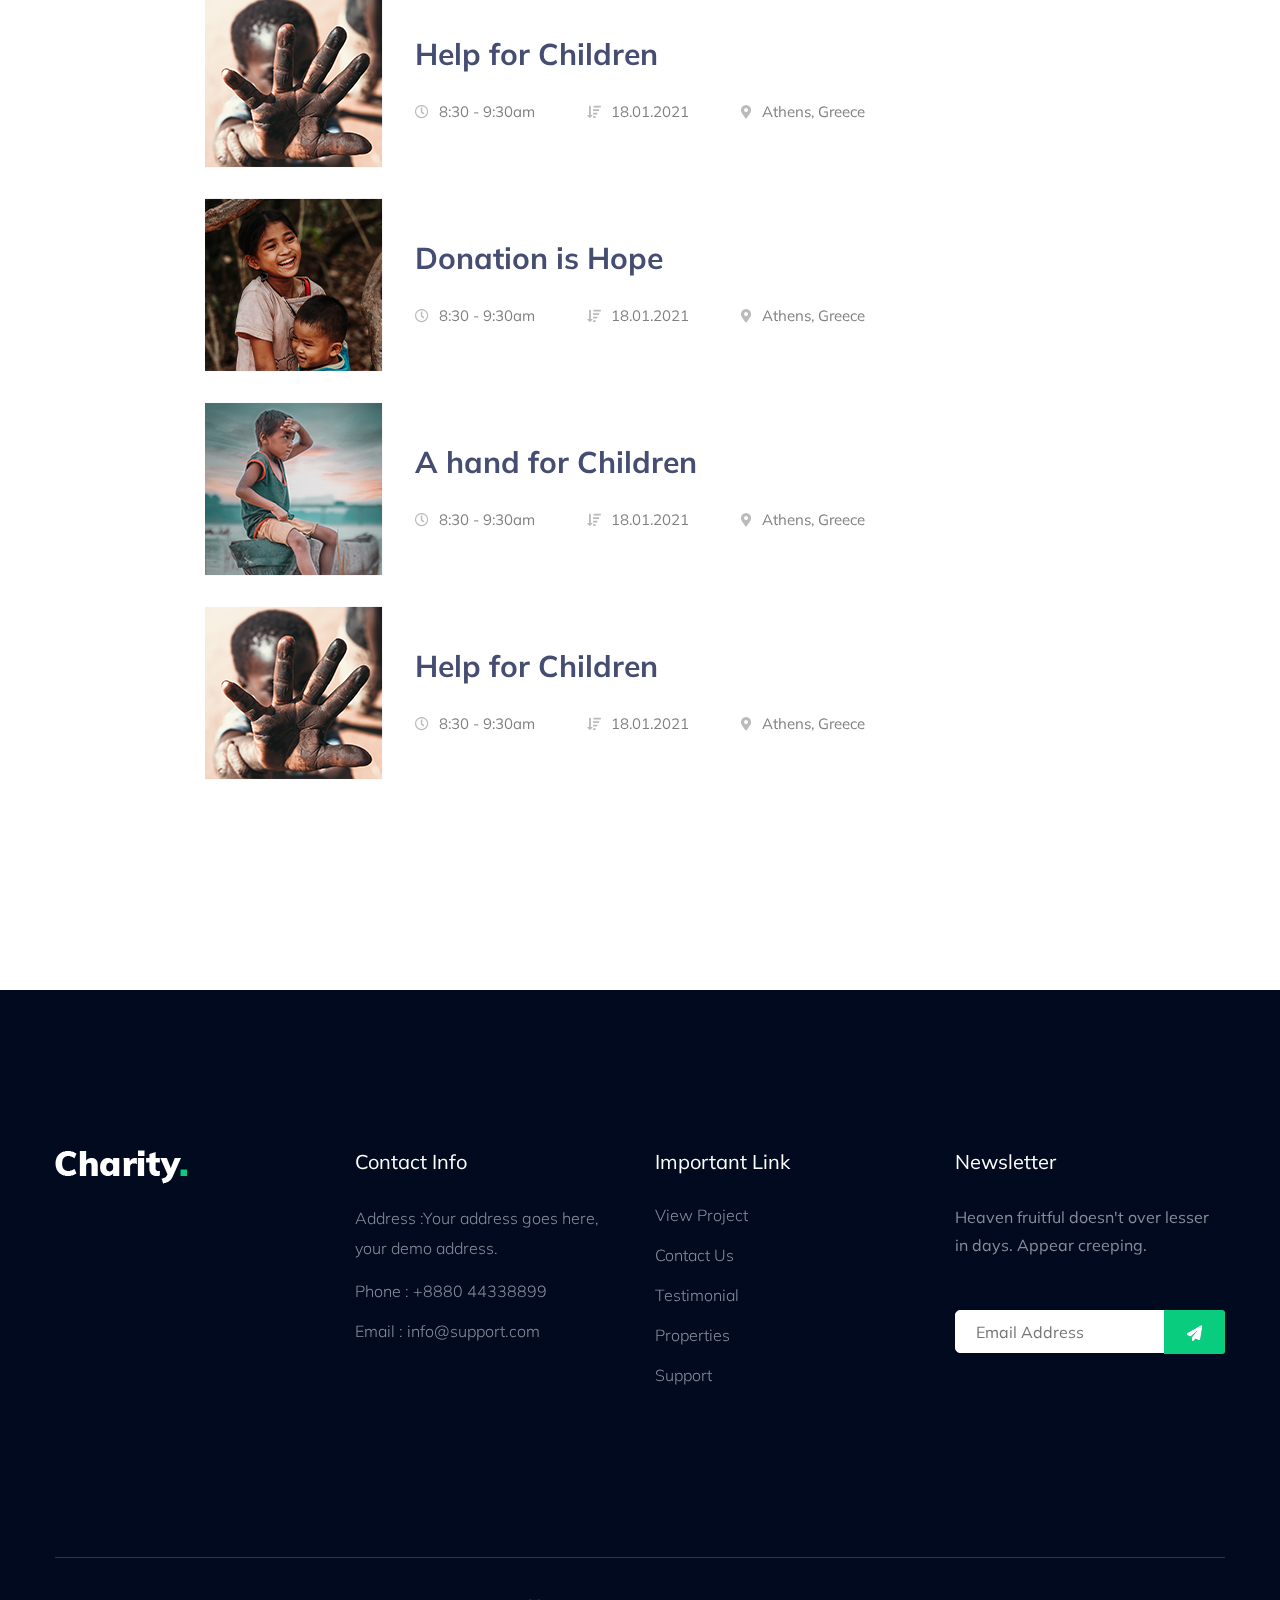
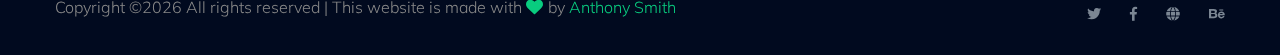
<file: events.html>
<!doctype html>
<html class="no-js" lang="zxx">
<head>
    <meta charset="utf-8">
    <meta http-equiv="x-ua-compatible" content="ie=edge">
    <title> Charity | Teamplate</title>
    <meta name="description" content="">
    <meta name="viewport" content="width=device-width, initial-scale=1">
    <link rel="manifest" href="site.webmanifest">
    <link rel="shortcut icon" type="image/x-icon" href="assets/img/favicon.ico">

	<!-- CSS here -->
	<link rel="stylesheet" href="assets/css/bootstrap.min.css">
	<link rel="stylesheet" href="assets/css/owl.carousel.min.css">
	<link rel="stylesheet" href="assets/css/slicknav.css">
    <link rel="stylesheet" href="assets/css/flaticon.css">
    <link rel="stylesheet" href="assets/css/progressbar_barfiller.css">
    <link rel="stylesheet" href="assets/css/gijgo.css">
    <link rel="stylesheet" href="assets/css/animate.min.css">
    <link rel="stylesheet" href="assets/css/animated-headline.css">
	<link rel="stylesheet" href="assets/css/magnific-popup.css">
	<link rel="stylesheet" href="assets/css/fontawesome-all.min.css">
	<link rel="stylesheet" href="assets/css/themify-icons.css">
	<link rel="stylesheet" href="assets/css/slick.css">
	<link rel="stylesheet" href="assets/css/nice-select.css">
	<link rel="stylesheet" href="assets/css/style.css">
</head>
<body>
    <!-- ? Preloader Start -->
    <div id="preloader-active">
        <div class="preloader d-flex align-items-center justify-content-center">
            <div class="preloader-inner position-relative">
                <div class="preloader-circle"></div>
                <div class="preloader-img pere-text">
                    <img src="assets/img/logo/loder.png" alt="">
                </div>
            </div>
        </div>
    </div>
    <!-- Preloader Start -->
    <header>
        <!-- Header Start -->
        <div class="header-area">
            <div class="main-header ">
                <div class="header-top d-none d-lg-block">
                    <div class="container-fluid">
                        <div class="col-xl-12">
                            <div class="row d-flex justify-content-between align-items-center">
                                <div class="header-info-left d-flex">
                                    <ul>     
                                        <li>Phone: +99 (0) 101 0000 888</li>
                                        <li>Email: noreply@yourdomain.com</li>
                                    </ul>
                                    <div class="header-social">    
                                        <ul>
                                            <li><a href="#"><i class="fab fa-twitter"></i></a></li>
                                            <li><a  href="https://www.facebook.com/sai4ull"><i class="fab fa-facebook-f"></i></a></li>
                                            <li><a href="#"><i class="fab fa-linkedin-in"></i></a></li>
                                            <li> <a href="#"><i class="fab fa-google-plus-g"></i></a></li>
                                        </ul>
                                    </div>
                                </div>
                                <div class="header-info-right d-flex align-items-center">
                                    <div class="select-this">
                                        <form action="#">
                                            <div class="select-itms">
                                                <select name="select" id="select1">
                                                    <option value="">English</option>
                                                    <option value="">Bangla</option>
                                                    <option value="">Arabic</option>
                                                    <option value="">Hindi</option>
                                                </select>
                                            </div>
                                        </form>
                                    </div>
                                    <ul class="contact-now">     
                                        <li><a href="#">Subscribe Now</a></li>
                                    </ul>
                                </div>
                            </div>
                        </div>
                    </div>
                </div>
                <div class="header-bottom  header-sticky">
                    <div class="container-fluid">
                        <div class="row align-items-center">
                            <!-- Logo -->
                            <div class="col-xl-2 col-lg-2">
                                <div class="logo">
                                    <a href="index.html"><img src="assets/img/logo/logo.png" alt=""></a>
                                </div>
                            </div>
                            <div class="col-xl-10 col-lg-10">
                                <div class="menu-wrapper  d-flex align-items-center justify-content-end">
                                    <!-- Main-menu -->
                                    <div class="main-menu d-none d-lg-block">
                                        <nav>
                                            <ul id="navigation">                                                                                          
                                                <li><a href="index.html">Home</a></li>
                                                <li><a href="about.html">About</a></li>
                                                <li><a href="program.html">latest causes</a></li>
                                                <li><a href="events.html">social events </a></li>
                                                <li><a href="blog.html">Blog</a>
                                                    <ul class="submenu">
                                                        <li><a href="blog.html">Blog</a></li>
                                                        <li><a href="blog_details.html">Blog Details</a></li>
                                                        <li><a href="elements.html">Element</a></li>
                                                    </ul>
                                                </li>
                                                <li><a href="contact.html">Contact</a></li>
                                            </ul>
                                        </nav>
                                    </div>
                                    <!-- Header-btn -->
                                    <div class="header-right-btn d-none d-lg-block ml-20">
                                        <a href="contact.html" class="btn header-btn">Donate</a>
                                    </div>
                                </div>
                            </div> 
                            <!-- Mobile Menu -->
                            <div class="col-12">
                                <div class="mobile_menu d-block d-lg-none"></div>
                            </div>
                        </div>
                    </div>
                </div>
            </div>
        </div>
        <!-- Header End -->
    </header>
    <!-- header end -->
    <main>
    <!--? Hero Start -->
    <div class="slider-area2">
        <div class="slider-height2 d-flex align-items-center">
            <div class="container">
                <div class="row">
                    <div class="col-xl-12">
                        <div class="hero-cap hero-cap2 pt-20 text-center">
                            <h2>social events </h2>
                        </div>
                    </div>
                </div>
            </div>
        </div>
    </div>
    <!-- Hero End -->
    <!--? Count Down Start -->
    <div class="count-down-area pt-25 section-bg" data-background="assets/img/gallery/section_bg02.png">
        <div class="container">
            <div class="row justify-content-center">
                <div class="col-lg-12 col-md-12">
                    <div class="count-down-wrapper" >
                        <div class="row justify-content-between">
                            <div class="col-lg-3 col-md-6 col-sm-6">
                                <!-- Counter Up -->
                                <div class="single-counter text-center">
                                    <span class="counter color-green">6,200</span>
                                    <span class="plus">+</span>
                                    <p class="color-green">Donation</p>
                                </div>
                            </div>
                            <div class="col-lg-3 col-md-6 col-sm-6">
                                <!-- Counter Up -->
                                <div class="single-counter text-center">
                                    <span class="counter color-green">80</span>
                                    <span class="plus">+</span>
                                    <p class="color-green">Fund Raised</p>
                                </div>
                            </div>
                            <div class="col-lg-3 col-md-6 col-sm-6">
                                <!-- Counter Up -->
                                <div class="single-counter text-center">
                                    <span class="counter color-green">256</span>
                                    <span class="plus">+</span>
                                    <p class="color-green">Donation</p>
                                </div>
                            </div>
                            <div class="col-lg-3 col-md-6 col-sm-6">
                                <!-- Counter Up -->
                                <div class="single-counter text-center">
                                    <span class="counter color-green">256</span>
                                    <span class="plus">+</span>
                                    <p class="color-green">Donation</p>
                                </div>
                            </div>
                        </div>
                    </div>
                </div>
            </div>
        </div>
    </div>
    <!-- Count Down End -->
    <!-- Featured_job_start -->
    <section class="featured-job-area section-padding30 section-bg2" data-background="assets/img/gallery/section_bg03.png">
        <div class="container">
            <div class="row justify-content-center">
                <div class="col-xl-7 col-lg-9 col-md-10 col-sm-12">
                    <!-- Section Tittle -->
                    <div class="section-tittle text-center mb-80">
                        <span>What we are boing</span>
                        <h2>We arrange many social events for charity donations</h2>
                    </div>
                </div>
            </div>
            <div class="row justify-content-center">
                <div class="col-lg-9 col-md-12">
                    <!-- single-job-content -->
                    <div class="single-job-items mb-30">
                        <div class="job-items">
                            <div class="company-img">
                                <a href="#"><img src="assets/img/gallery/socialEvents1.png" alt=""></a>
                            </div>
                            <div class="job-tittle">
                                <a href="#"><h4>Donation is Hope</h4></a>
                                <ul>
                                    <li><i class="far fa-clock"></i>8:30 - 9:30am</li>
                                    <li><i class="fas fa-sort-amount-down"></i>18.01.2021</li>
                                    <li><i class="fas fa-map-marker-alt"></i>Athens, Greece</li>
                                </ul>
                            </div>
                        </div>
                    </div>
                </div>
                <div class="col-lg-9 col-md-12">
                    <!-- single-job-content -->
                    <div class="single-job-items mb-30">
                        <div class="job-items">
                            <div class="company-img">
                                <a href="#"><img src="assets/img/gallery/socialEvents2.png" alt=""></a>
                            </div>
                            <div class="job-tittle">
                                <a href="#"><h4>A hand for Children</h4></a>
                                <ul>
                                    <li><i class="far fa-clock"></i>8:30 - 9:30am</li>
                                    <li><i class="fas fa-sort-amount-down"></i>18.01.2021</li>
                                    <li><i class="fas fa-map-marker-alt"></i>Athens, Greece</li>
                                </ul>
                            </div>
                        </div>
                    </div>
                </div>
                <div class="col-lg-9 col-md-12">
                    <!-- single-job-content -->
                    <div class="single-job-items mb-30">
                        <div class="job-items">
                            <div class="company-img">
                                <a href="#"><img src="assets/img/gallery/socialEvents3.png" alt=""></a>
                            </div>
                            <div class="job-tittle">
                                <a href="#"><h4>Help for Children</h4></a>
                                <ul>
                                    <li><i class="far fa-clock"></i>8:30 - 9:30am</li>
                                    <li><i class="fas fa-sort-amount-down"></i>18.01.2021</li>
                                    <li><i class="fas fa-map-marker-alt"></i>Athens, Greece</li>
                                </ul>
                            </div>
                        </div>
                    </div>
                </div>
                <div class="col-lg-9 col-md-12">
                    <!-- single-job-content -->
                    <div class="single-job-items mb-30">
                        <div class="job-items">
                            <div class="company-img">
                                <a href="#"><img src="assets/img/gallery/socialEvents1.png" alt=""></a>
                            </div>
                            <div class="job-tittle">
                                <a href="#"><h4>Donation is Hope</h4></a>
                                <ul>
                                    <li><i class="far fa-clock"></i>8:30 - 9:30am</li>
                                    <li><i class="fas fa-sort-amount-down"></i>18.01.2021</li>
                                    <li><i class="fas fa-map-marker-alt"></i>Athens, Greece</li>
                                </ul>
                            </div>
                        </div>
                    </div>
                </div>
                <div class="col-lg-9 col-md-12">
                    <!-- single-job-content -->
                    <div class="single-job-items mb-30">
                        <div class="job-items">
                            <div class="company-img">
                                <a href="#"><img src="assets/img/gallery/socialEvents2.png" alt=""></a>
                            </div>
                            <div class="job-tittle">
                                <a href="#"><h4>A hand for Children</h4></a>
                                <ul>
                                    <li><i class="far fa-clock"></i>8:30 - 9:30am</li>
                                    <li><i class="fas fa-sort-amount-down"></i>18.01.2021</li>
                                    <li><i class="fas fa-map-marker-alt"></i>Athens, Greece</li>
                                </ul>
                            </div>
                        </div>
                    </div>
                </div>
                <div class="col-lg-9 col-md-12">
                    <!-- single-job-content -->
                    <div class="single-job-items mb-30">
                        <div class="job-items">
                            <div class="company-img">
                                <a href="#"><img src="assets/img/gallery/socialEvents3.png" alt=""></a>
                            </div>
                            <div class="job-tittle">
                                <a href="#"><h4>Help for Children</h4></a>
                                <ul>
                                    <li><i class="far fa-clock"></i>8:30 - 9:30am</li>
                                    <li><i class="fas fa-sort-amount-down"></i>18.01.2021</li>
                                    <li><i class="fas fa-map-marker-alt"></i>Athens, Greece</li>
                                </ul>
                            </div>
                        </div>
                    </div>
                </div>
            </div>
        </div>
    </section>
    <!-- Featured_job_end -->
    </main>
    <footer>
        <div class="footer-wrapper section-bg2" data-background="assets/img/gallery/footer_bg.png">
            <!-- Footer Top-->
            <div class="footer-area footer-padding">
                <div class="container">
                    <div class="row d-flex justify-content-between">
                        <div class="col-xl-3 col-lg-3 col-md-4 col-sm-6">
                            <div class="single-footer-caption mb-50">
                                <div class="single-footer-caption mb-30">
                                    <div class="footer-tittle">
                                        <div class="footer-logo mb-20">
                                            <a href="index.html"><img src="assets/img/logo/logo2_footer.png" alt=""></a>
                                        </div>
                                    </div>
                                </div>
                            </div>
                        </div>
                        <div class="col-xl-3 col-lg-3 col-md-4 col-sm-5">
                            <div class="single-footer-caption mb-50">
                                <div class="footer-tittle">
                                    <h4>Contact Info</h4>
                                    <ul>
                                        <li>
                                            <p>Address :Your address goes here, your demo address.</p>
                                        </li>
                                        <li><a href="#">Phone : +8880 44338899</a></li>
                                        <li><a href="#">Email : info@support.com</a></li>
                                    </ul>
                                </div>
                            </div>
                        </div>
                        <div class="col-xl-3 col-lg-3 col-md-4 col-sm-5">
                            <div class="single-footer-caption mb-50">
                                <div class="footer-tittle">
                                    <h4>Important Link</h4>
                                    <ul>
                                        <li><a href="#"> View Project</a></li>
                                        <li><a href="#">Contact Us</a></li>
                                        <li><a href="#">Testimonial</a></li>
                                        <li><a href="#">Properties</a></li>
                                        <li><a href="#">Support</a></li>
                                    </ul>
                                </div>
                            </div>
                        </div>
                        <div class="col-xl-3 col-lg-3 col-md-4 col-sm-5">
                            <div class="single-footer-caption mb-50">
                                <div class="footer-tittle">
                                    <h4>Newsletter</h4>
                                    <div class="footer-pera footer-pera2">
                                    <p>Heaven fruitful doesn't over lesser in days. Appear creeping.</p>
                                </div>
                                <!-- Form -->
                                <div class="footer-form" >
                                    <div id="mc_embed_signup">
                                        <form target="_blank" action="https://spondonit.us12.list-manage.com/subscribe/post?u=1462626880ade1ac87bd9c93a&amp;id=92a4423d01"
                                        method="get" class="subscribe_form relative mail_part">
                                            <input type="email" name="email" id="newsletter-form-email" placeholder="Email Address"
                                            class="placeholder hide-on-focus" onfocus="this.placeholder = ''"
                                            onblur="this.placeholder = ' Email Address '">
                                            <div class="form-icon">
                                                <button type="submit" name="submit" id="newsletter-submit"
                                                class="email_icon newsletter-submit button-contactForm"><img src="assets/img/gallery/form.png" alt=""></button>
                                            </div>
                                            <div class="mt-10 info"></div>
                                        </form>
                                    </div>
                                </div>
                                </div>
                            </div>
                        </div>
                    </div>
                </div>
            </div>
            <!-- footer-bottom -->
            <div class="footer-bottom-area">
                <div class="container">
                    <div class="footer-border">
                        <div class="row d-flex justify-content-between align-items-center">
                            <div class="col-xl-10 col-lg-9 ">
                                <div class="footer-copy-right">
                                    <p>
  Copyright &copy;<script>document.write(new Date().getFullYear());</script> All rights reserved | This website is made with <i class="fa fa-heart" aria-hidden="true"></i> by <a href="https://anthonysdigital.net" target="_blank">Anthony Smith</a></p>
                                </div>
                            </div>
                            <div class="col-xl-2 col-lg-3">
                                <div class="footer-social f-right">
                                    <a href="#"><i class="fab fa-twitter"></i></a>
                                    <a  href="https://www.facebook.com/sai4ull"><i class="fab fa-facebook-f"></i></a>
                                    <a href="#"><i class="fas fa-globe"></i></a>
                                    <a href="#"><i class="fab fa-behance"></i></a>
                                </div>
                            </div>
                        </div>
                    </div>
                </div>
            </div>
        </div>
    </footer>

    <!-- Scroll Up -->
    <div id="back-top" >
        <a title="Go to Top" href="#"> <i class="fas fa-level-up-alt"></i></a>
    </div>

    <!-- JS here -->

    <script src="./assets/js/vendor/modernizr-3.5.0.min.js"></script>
    <!-- Jquery, Popper, Bootstrap -->
    <script src="./assets/js/vendor/jquery-1.12.4.min.js"></script>
    <script src="./assets/js/popper.min.js"></script>
    <script src="./assets/js/bootstrap.min.js"></script>
    <!-- Jquery Mobile Menu -->
    <script src="./assets/js/jquery.slicknav.min.js"></script>

    <!-- Jquery Slick , Owl-Carousel Plugins -->
    <script src="./assets/js/owl.carousel.min.js"></script>
    <script src="./assets/js/slick.min.js"></script>
    <!-- One Page, Animated-HeadLin -->
    <script src="./assets/js/wow.min.js"></script>
    <script src="./assets/js/animated.headline.js"></script>
    <script src="./assets/js/jquery.magnific-popup.js"></script>

    <!-- Date Picker -->
    <script src="./assets/js/gijgo.min.js"></script>
    <!-- Nice-select, sticky -->
    <script src="./assets/js/jquery.nice-select.min.js"></script>
    <script src="./assets/js/jquery.sticky.js"></script>
    <!-- Progress -->
    <script src="./assets/js/jquery.barfiller.js"></script>
    
    <!-- counter , waypoint,Hover Direction -->
    <script src="./assets/js/jquery.counterup.min.js"></script>
    <script src="./assets/js/waypoints.min.js"></script>
    <script src="./assets/js/jquery.countdown.min.js"></script>
    <script src="./assets/js/hover-direction-snake.min.js"></script>

    <!-- contact js -->
    <script src="./assets/js/contact.js"></script>
    <script src="./assets/js/jquery.form.js"></script>
    <script src="./assets/js/jquery.validate.min.js"></script>
    <script src="./assets/js/mail-script.js"></script>
    <script src="./assets/js/jquery.ajaxchimp.min.js"></script>
    
    <!-- Jquery Plugins, main Jquery -->	
    <script src="./assets/js/plugins.js"></script>
    <script src="./assets/js/main.js"></script>
    
    </body>
</html>
</file>
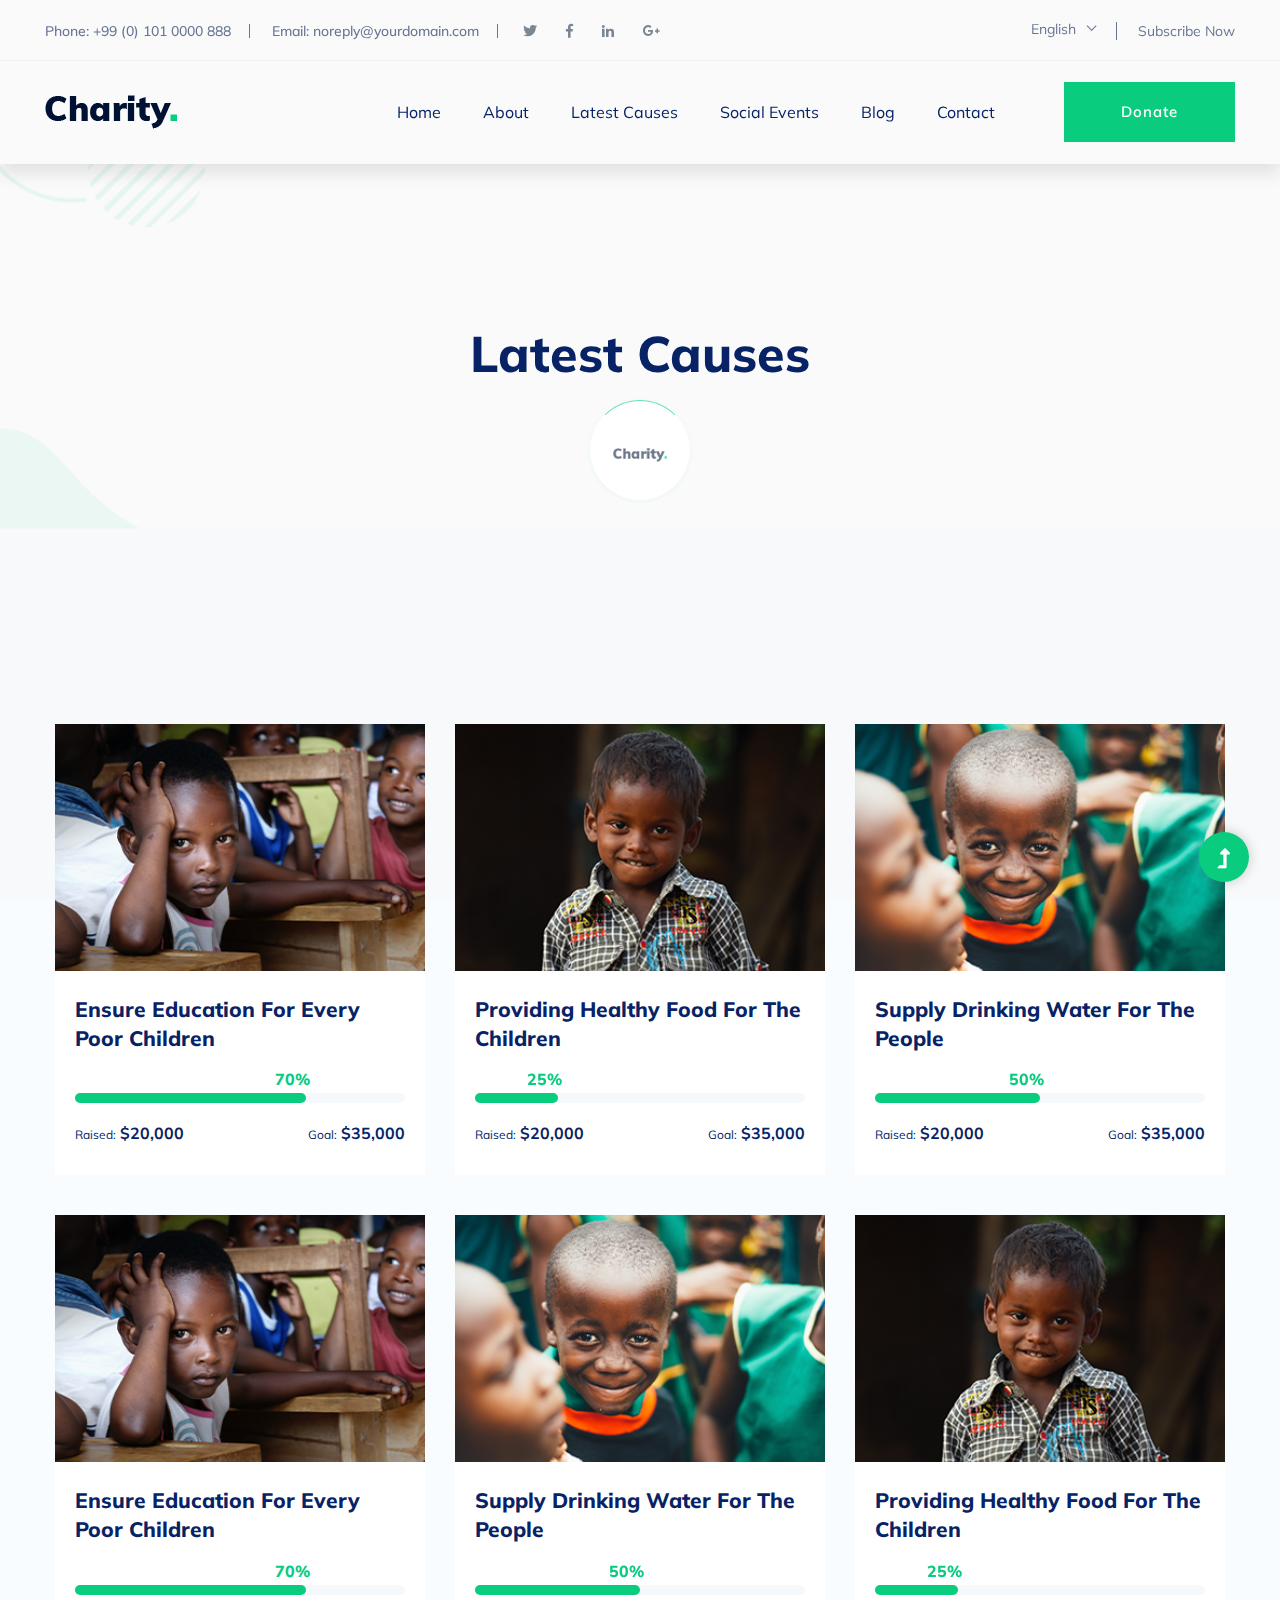
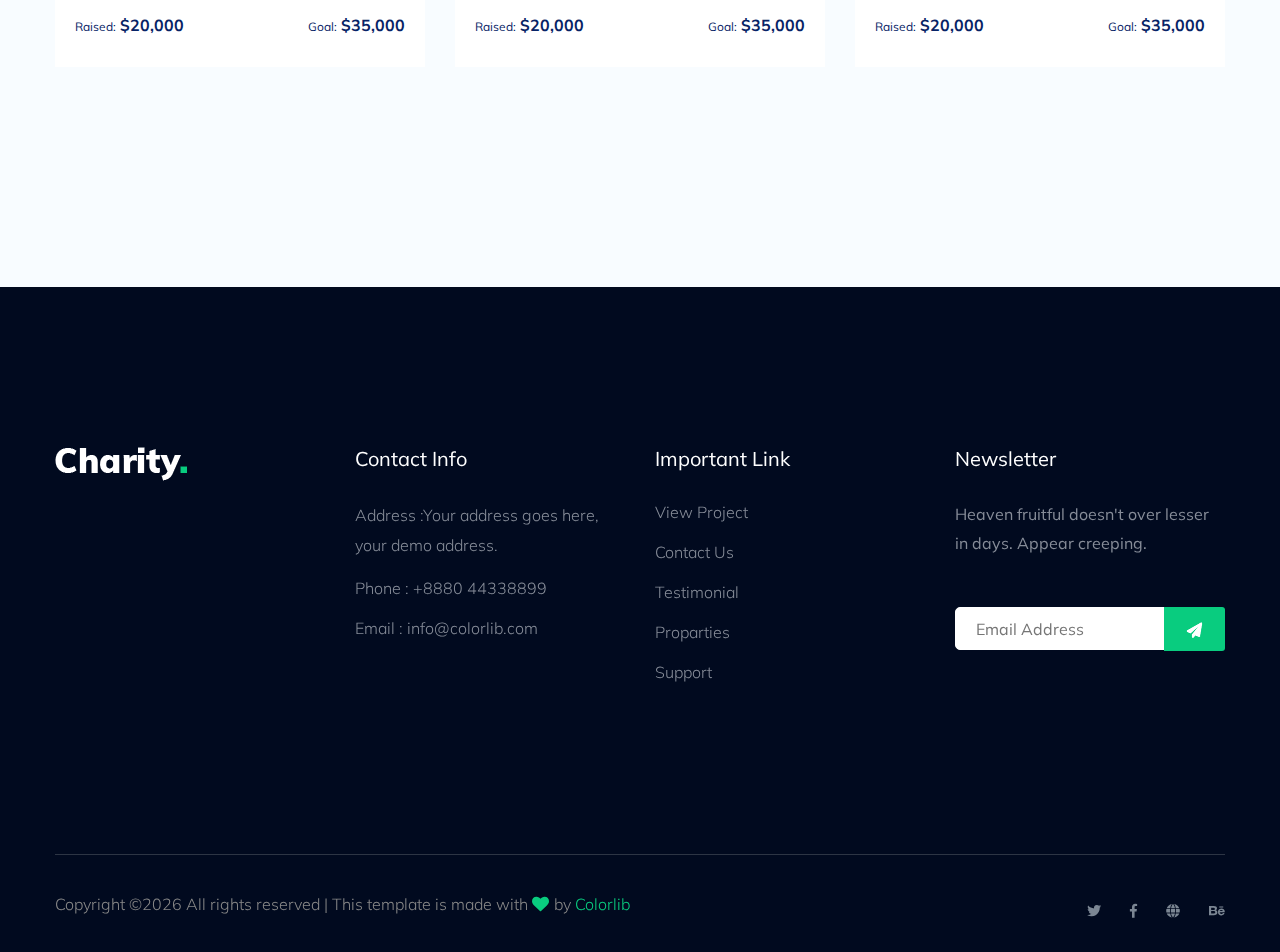
<file: program.html>
<!doctype html>
<html class="no-js" lang="zxx">
<head>
    <meta charset="utf-8">
    <meta http-equiv="x-ua-compatible" content="ie=edge">
    <title> Charity | Teamplate</title>
    <meta name="description" content="">
    <meta name="viewport" content="width=device-width, initial-scale=1">
    <link rel="manifest" href="site.webmanifest">
    <link rel="shortcut icon" type="image/x-icon" href="assets/img/favicon.ico">

	<!-- CSS here -->
	<link rel="stylesheet" href="assets/css/bootstrap.min.css">
	<link rel="stylesheet" href="assets/css/owl.carousel.min.css">
	<link rel="stylesheet" href="assets/css/slicknav.css">
    <link rel="stylesheet" href="assets/css/flaticon.css">
    <link rel="stylesheet" href="assets/css/progressbar_barfiller.css">
    <link rel="stylesheet" href="assets/css/gijgo.css">
    <link rel="stylesheet" href="assets/css/animate.min.css">
    <link rel="stylesheet" href="assets/css/animated-headline.css">
	<link rel="stylesheet" href="assets/css/magnific-popup.css">
	<link rel="stylesheet" href="assets/css/fontawesome-all.min.css">
	<link rel="stylesheet" href="assets/css/themify-icons.css">
	<link rel="stylesheet" href="assets/css/slick.css">
	<link rel="stylesheet" href="assets/css/nice-select.css">
	<link rel="stylesheet" href="assets/css/style.css">
</head>
<body>
    <!-- ? Preloader Start -->
    <div id="preloader-active">
        <div class="preloader d-flex align-items-center justify-content-center">
            <div class="preloader-inner position-relative">
                <div class="preloader-circle"></div>
                <div class="preloader-img pere-text">
                    <img src="assets/img/logo/loder.png" alt="">
                </div>
            </div>
        </div>
    </div>
    <!-- Preloader Start -->
    <header>
        <!-- Header Start -->
        <div class="header-area">
            <div class="main-header ">
                <div class="header-top d-none d-lg-block">
                    <div class="container-fluid">
                        <div class="col-xl-12">
                            <div class="row d-flex justify-content-between align-items-center">
                                <div class="header-info-left d-flex">
                                    <ul>     
                                        <li>Phone: +99 (0) 101 0000 888</li>
                                        <li>Email: noreply@yourdomain.com</li>
                                    </ul>
                                    <div class="header-social">    
                                        <ul>
                                            <li><a href="#"><i class="fab fa-twitter"></i></a></li>
                                            <li><a  href="https://www.facebook.com/sai4ull"><i class="fab fa-facebook-f"></i></a></li>
                                            <li><a href="#"><i class="fab fa-linkedin-in"></i></a></li>
                                            <li> <a href="#"><i class="fab fa-google-plus-g"></i></a></li>
                                        </ul>
                                    </div>
                                </div>
                                <div class="header-info-right d-flex align-items-center">
                                    <div class="select-this">
                                        <form action="#">
                                            <div class="select-itms">
                                                <select name="select" id="select1">
                                                    <option value="">English</option>
                                                    <option value="">Bangla</option>
                                                    <option value="">Arabic</option>
                                                    <option value="">Hindi</option>
                                                </select>
                                            </div>
                                        </form>
                                    </div>
                                    <ul class="contact-now">     
                                        <li><a href="#">Subscribe Now</a></li>
                                    </ul>
                                </div>
                            </div>
                        </div>
                    </div>
                </div>
                <div class="header-bottom  header-sticky">
                    <div class="container-fluid">
                        <div class="row align-items-center">
                            <!-- Logo -->
                            <div class="col-xl-2 col-lg-2">
                                <div class="logo">
                                    <a href="index.html"><img src="assets/img/logo/logo.png" alt=""></a>
                                </div>
                            </div>
                            <div class="col-xl-10 col-lg-10">
                                <div class="menu-wrapper  d-flex align-items-center justify-content-end">
                                    <!-- Main-menu -->
                                    <div class="main-menu d-none d-lg-block">
                                        <nav>
                                            <ul id="navigation">                                                                                          
                                                <li><a href="index.html">Home</a></li>
                                                <li><a href="about.html">About</a></li>
                                                <li><a href="program.html">latest causes</a></li>
                                                <li><a href="events.html">social events </a></li>
                                                <li><a href="blog.html">Blog</a>
                                                    <ul class="submenu">
                                                        <li><a href="blog.html">Blog</a></li>
                                                        <li><a href="blog_details.html">Blog Details</a></li>
                                                        <li><a href="elements.html">Element</a></li>
                                                    </ul>
                                                </li>
                                                <li><a href="contact.html">Contact</a></li>
                                            </ul>
                                        </nav>
                                    </div>
                                    <!-- Header-btn -->
                                    <div class="header-right-btn d-none d-lg-block ml-20">
                                        <a href="contact.html" class="btn header-btn">Donate</a>
                                    </div>
                                </div>
                            </div> 
                            <!-- Mobile Menu -->
                            <div class="col-12">
                                <div class="mobile_menu d-block d-lg-none"></div>
                            </div>
                        </div>
                    </div>
                </div>
            </div>
        </div>
        <!-- Header End -->
    </header>
    <!-- header end -->
    <main>
    <!--? Hero Start -->
    <div class="slider-area2">
        <div class="slider-height2 d-flex align-items-center">
            <div class="container">
                <div class="row">
                    <div class="col-xl-12">
                        <div class="hero-cap hero-cap2 pt-20 text-center">
                            <h2>latest causes </h2>
                        </div>
                    </div>
                </div>
            </div>
        </div>
    </div>
    <!-- Hero End -->
    <!-- Our Cases Start -->
    <div class="our-cases-area section-padding30">
        <div class="container">
            <div class="row">
                <div class="col-lg-4 col-md-6 col-sm-6">
                    <div class="single-cases mb-40">
                        <div class="cases-img">
                            <img src="assets/img/gallery/case1.png" alt="">
                        </div>
                        <div class="cases-caption">
                            <h3><a href="#">Ensure Education For Every Poor Children</a></h3>
                            <!-- Progress Bar -->
                            <div class="single-skill mb-15">
                                <div class="bar-progress">
                                    <div id="bar1" class="barfiller">
                                        <div class="tipWrap">
                                            <span class="tip"></span>
                                        </div>
                                        <span class="fill" data-percentage="70"></span>
                                    </div>
                                </div>
                            </div>
                            <!-- / progress -->
                            <div class="prices d-flex justify-content-between">
                                <p>Raised:<span> $20,000</span></p>
                                <p>Goal:<span> $35,000</span></p>
                            </div>
                        </div>
                    </div>
                </div>
                <div class="col-lg-4 col-md-6 col-sm-6">
                    <div class="single-cases mb-40">
                        <div class="cases-img">
                            <img src="assets/img/gallery/case2.png" alt="">
                        </div>
                        <div class="cases-caption">
                            <h3><a href="#">Providing Healthy Food For The Children</a></h3>
                            <!-- Progress Bar -->
                            <div class="single-skill mb-15">
                                <div class="bar-progress">
                                    <div id="bar2" class="barfiller">
                                        <div class="tipWrap">
                                            <span class="tip"></span>
                                        </div>
                                        <span class="fill" data-percentage="25"></span>
                                    </div>
                                </div>
                            </div>
                            <!-- / progress -->
                            <div class="prices d-flex justify-content-between">
                                <p>Raised:<span> $20,000</span></p>
                                <p>Goal:<span> $35,000</span></p>
                            </div>
                        </div>
                    </div>
                </div>
                <div class="col-lg-4 col-md-6 col-sm-6">
                    <div class="single-cases mb-40">
                        <div class="cases-img">
                            <img src="assets/img/gallery/case3.png" alt="">
                        </div>
                        <div class="cases-caption">
                            <h3><a href="#">Supply Drinking Water For  The People</a></h3>
                            <!-- Progress Bar -->
                            <div class="single-skill mb-15">
                                <div class="bar-progress">
                                    <div id="bar3" class="barfiller">
                                        <div class="tipWrap">
                                            <span class="tip"></span>
                                        </div>
                                        <span class="fill" data-percentage="50"></span>
                                    </div>
                                </div>
                            </div>
                            <!-- / progress -->
                            <div class="prices d-flex justify-content-between">
                                <p>Raised:<span> $20,000</span></p>
                                <p>Goal:<span> $35,000</span></p>
                            </div>
                        </div>
                    </div>
                </div>
                <div class="col-lg-4 col-md-6 col-sm-6">
                    <div class="single-cases mb-40">
                        <div class="cases-img">
                            <img src="assets/img/gallery/case1.png" alt="">
                        </div>
                        <div class="cases-caption">
                            <h3><a href="#">Ensure Education For Every Poor Children</a></h3>
                            <!-- Progress Bar -->
                            <div class="single-skill mb-15">
                                <div class="bar-progress">
                                    <div id="bar4" class="barfiller">
                                        <div class="tipWrap">
                                            <span class="tip"></span>
                                        </div>
                                        <span class="fill" data-percentage="70"></span>
                                    </div>
                                </div>
                            </div>
                            <!-- / progress -->
                            <div class="prices d-flex justify-content-between">
                                <p>Raised:<span> $20,000</span></p>
                                <p>Goal:<span> $35,000</span></p>
                            </div>
                        </div>
                    </div>
                </div>
                <div class="col-lg-4 col-md-6 col-sm-6">
                    <div class="single-cases mb-40">
                        <div class="cases-img">
                            <img src="assets/img/gallery/case3.png" alt="">
                        </div>
                        <div class="cases-caption">
                            <h3><a href="#">Supply Drinking Water For  The People</a></h3>
                            <!-- Progress Bar -->
                            <div class="single-skill mb-15">
                                <div class="bar-progress">
                                    <div id="bar5" class="barfiller">
                                        <div class="tipWrap">
                                            <span class="tip"></span>
                                        </div>
                                        <span class="fill" data-percentage="50"></span>
                                    </div>
                                </div>
                            </div>
                            <!-- / progress -->
                            <div class="prices d-flex justify-content-between">
                                <p>Raised:<span> $20,000</span></p>
                                <p>Goal:<span> $35,000</span></p>
                            </div>
                        </div>
                    </div>
                </div>
                <div class="col-lg-4 col-md-6 col-sm-6">
                    <div class="single-cases mb-40">
                        <div class="cases-img">
                            <img src="assets/img/gallery/case2.png" alt="">
                        </div>
                        <div class="cases-caption">
                            <h3><a href="#">Providing Healthy Food For The Children</a></h3>
                            <!-- Progress Bar -->
                            <div class="single-skill mb-15">
                                <div class="bar-progress">
                                    <div id="bar6" class="barfiller">
                                        <div class="tipWrap">
                                            <span class="tip"></span>
                                        </div>
                                        <span class="fill" data-percentage="25"></span>
                                    </div>
                                </div>
                            </div>
                            <!-- / progress -->
                            <div class="prices d-flex justify-content-between">
                                <p>Raised:<span> $20,000</span></p>
                                <p>Goal:<span> $35,000</span></p>
                            </div>
                        </div>
                    </div>
                </div>
            </div>
        </div>
    </div>
    <!-- Our Cases End -->
    </main>
    <footer>
        <div class="footer-wrapper section-bg2" data-background="assets/img/gallery/footer_bg.png">
            <!-- Footer Top-->
            <div class="footer-area footer-padding">
                <div class="container">
                    <div class="row d-flex justify-content-between">
                        <div class="col-xl-3 col-lg-3 col-md-4 col-sm-6">
                        <div class="single-footer-caption mb-50">
                            <div class="single-footer-caption mb-30">
                                <div class="footer-tittle">
                                    <div class="footer-logo mb-20">
                                        <a href="index.html"><img src="assets/img/logo/logo2_footer.png" alt=""></a>
                                    </div>
                                </div>
                            </div>
                        </div>
                        </div>
                        <div class="col-xl-3 col-lg-3 col-md-4 col-sm-5">
                            <div class="single-footer-caption mb-50">
                                <div class="footer-tittle">
                                    <h4>Contact Info</h4>
                                    <ul>
                                        <li>
                                            <p>Address :Your address goes here, your demo address.</p>
                                        </li>
                                        <li><a href="#">Phone : +8880 44338899</a></li>
                                        <li><a href="#">Email : info@colorlib.com</a></li>
                                    </ul>
                                </div>

                            </div>
                        </div>
                        <div class="col-xl-3 col-lg-3 col-md-4 col-sm-5">
                            <div class="single-footer-caption mb-50">
                                <div class="footer-tittle">
                                    <h4>Important Link</h4>
                                    <ul>
                                        <li><a href="#"> View Project</a></li>
                                        <li><a href="#">Contact Us</a></li>
                                        <li><a href="#">Testimonial</a></li>
                                        <li><a href="#">Proparties</a></li>
                                        <li><a href="#">Support</a></li>
                                    </ul>
                                </div>
                            </div>
                        </div>
                        <div class="col-xl-3 col-lg-3 col-md-4 col-sm-5">
                            <div class="single-footer-caption mb-50">
                                <div class="footer-tittle">
                                    <h4>Newsletter</h4>
                                    <div class="footer-pera footer-pera2">
                                    <p>Heaven fruitful doesn't over lesser in days. Appear creeping.</p>
                                </div>
                                <!-- Form -->
                                <div class="footer-form" >
                                    <div id="mc_embed_signup">
                                        <form target="_blank" action="https://spondonit.us12.list-manage.com/subscribe/post?u=1462626880ade1ac87bd9c93a&amp;id=92a4423d01"
                                        method="get" class="subscribe_form relative mail_part">
                                            <input type="email" name="email" id="newsletter-form-email" placeholder="Email Address"
                                            class="placeholder hide-on-focus" onfocus="this.placeholder = ''"
                                            onblur="this.placeholder = ' Email Address '">
                                            <div class="form-icon">
                                                <button type="submit" name="submit" id="newsletter-submit"
                                                class="email_icon newsletter-submit button-contactForm"><img src="assets/img/gallery/form.png" alt=""></button>
                                            </div>
                                            <div class="mt-10 info"></div>
                                        </form>
                                    </div>
                                </div>
                                </div>
                            </div>
                        </div>
                    </div>
                </div>
            </div>
            <!-- footer-bottom -->
            <div class="footer-bottom-area">
                <div class="container">
                    <div class="footer-border">
                        <div class="row d-flex justify-content-between align-items-center">
                            <div class="col-xl-10 col-lg-9 ">
                                <div class="footer-copy-right">
                                    <p><!-- Link back to Colorlib can't be removed. Template is licensed under CC BY 3.0. -->
  Copyright &copy;<script>document.write(new Date().getFullYear());</script> All rights reserved | This template is made with <i class="fa fa-heart" aria-hidden="true"></i> by <a href="https://colorlib.com" target="_blank">Colorlib</a>
  <!-- Link back to Colorlib can't be removed. Template is licensed under CC BY 3.0. --></p>
                                </div>
                            </div>
                            <div class="col-xl-2 col-lg-3">
                                <div class="footer-social f-right">
                                    <a href="#"><i class="fab fa-twitter"></i></a>
                                    <a  href="https://www.facebook.com/sai4ull"><i class="fab fa-facebook-f"></i></a>
                                    <a href="#"><i class="fas fa-globe"></i></a>
                                    <a href="#"><i class="fab fa-behance"></i></a>
                                </div>
                            </div>
                        </div>
                    </div>
                </div>
            </div>
        </div>
    </footer>

    <!-- Scroll Up -->
    <div id="back-top" >
        <a title="Go to Top" href="#"> <i class="fas fa-level-up-alt"></i></a>
    </div>

    <!-- JS here -->

    <script src="./assets/js/vendor/modernizr-3.5.0.min.js"></script>
    <!-- Jquery, Popper, Bootstrap -->
    <script src="./assets/js/vendor/jquery-1.12.4.min.js"></script>
    <script src="./assets/js/popper.min.js"></script>
    <script src="./assets/js/bootstrap.min.js"></script>
    <!-- Jquery Mobile Menu -->
    <script src="./assets/js/jquery.slicknav.min.js"></script>

    <!-- Jquery Slick , Owl-Carousel Plugins -->
    <script src="./assets/js/owl.carousel.min.js"></script>
    <script src="./assets/js/slick.min.js"></script>
    <!-- One Page, Animated-HeadLin -->
    <script src="./assets/js/wow.min.js"></script>
    <script src="./assets/js/animated.headline.js"></script>
    <script src="./assets/js/jquery.magnific-popup.js"></script>

    <!-- Date Picker -->
    <script src="./assets/js/gijgo.min.js"></script>
    <!-- Nice-select, sticky -->
    <script src="./assets/js/jquery.nice-select.min.js"></script>
    <script src="./assets/js/jquery.sticky.js"></script>
    <!-- Progress -->
    <script src="./assets/js/jquery.barfiller.js"></script>
    
    <!-- counter , waypoint,Hover Direction -->
    <script src="./assets/js/jquery.counterup.min.js"></script>
    <script src="./assets/js/waypoints.min.js"></script>
    <script src="./assets/js/jquery.countdown.min.js"></script>
    <script src="./assets/js/hover-direction-snake.min.js"></script>

    <!-- contact js -->
    <script src="./assets/js/contact.js"></script>
    <script src="./assets/js/jquery.form.js"></script>
    <script src="./assets/js/jquery.validate.min.js"></script>
    <script src="./assets/js/mail-script.js"></script>
    <script src="./assets/js/jquery.ajaxchimp.min.js"></script>
    
    <!-- Jquery Plugins, main Jquery -->	
    <script src="./assets/js/plugins.js"></script>
    <script src="./assets/js/main.js"></script>
    
    </body>
</html>
</file>
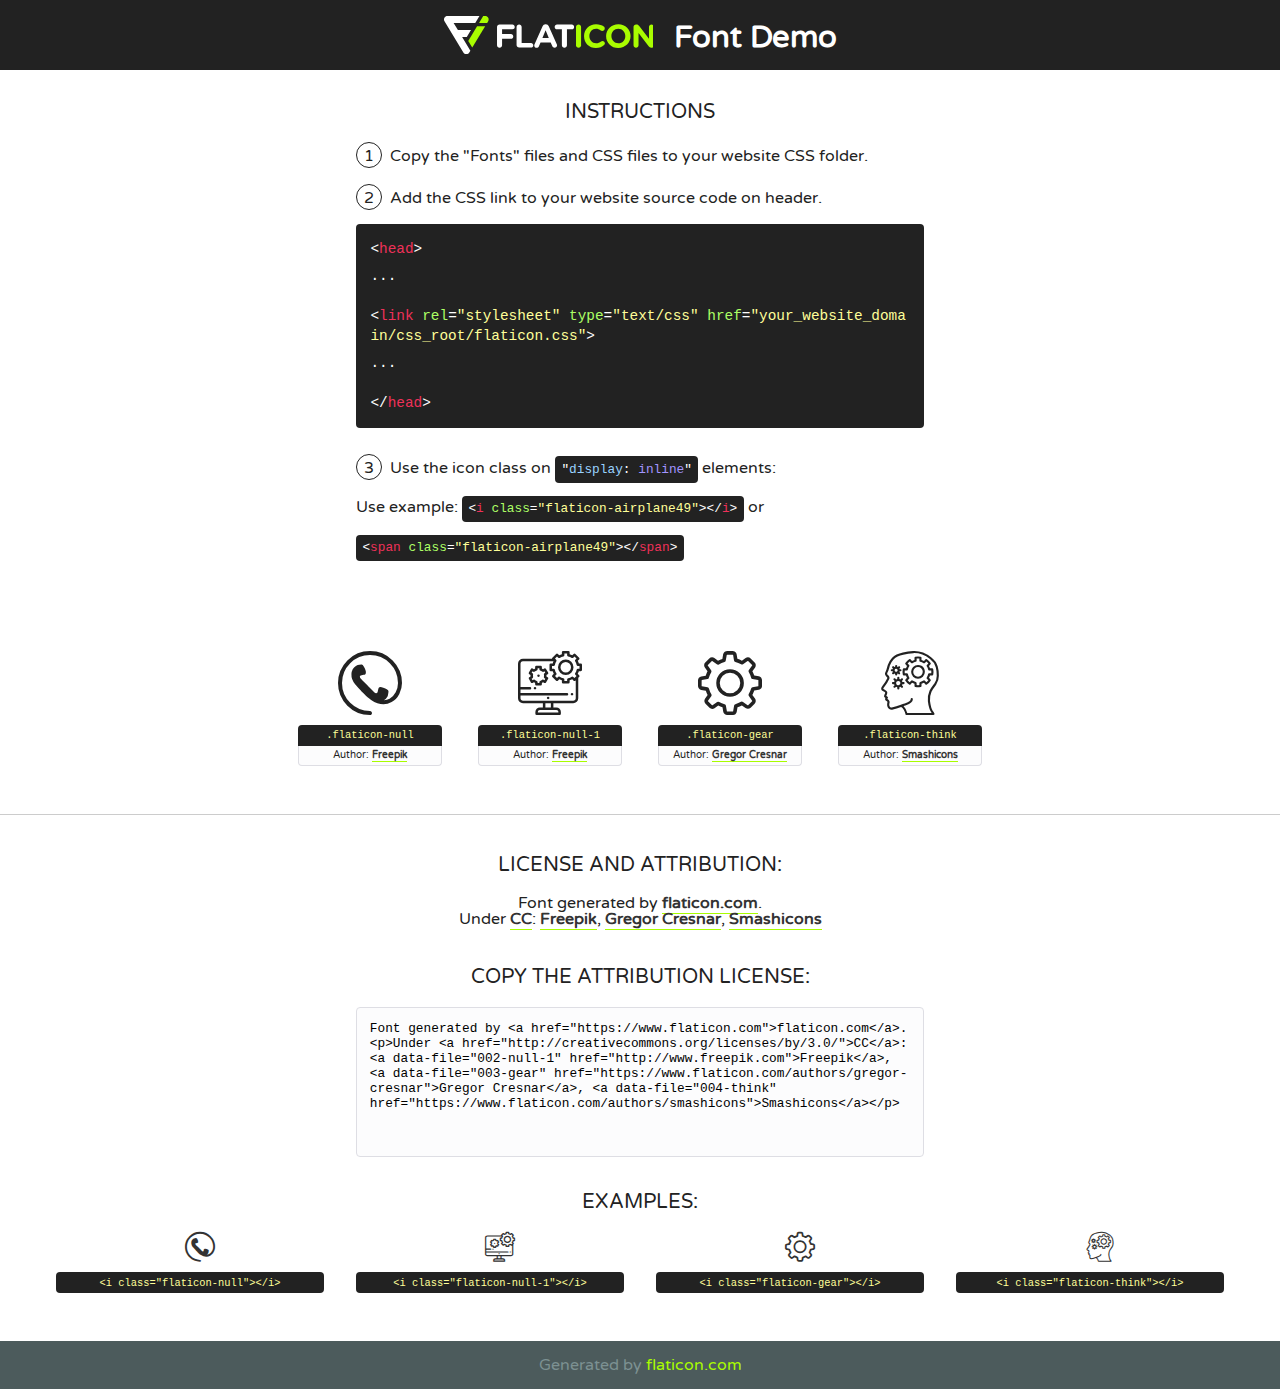
<file: assets/fonts/flaticon.html>
<!DOCTYPE html>
<!--
  Flaticon icon font: Flaticon
  Creation date: 02/06/2020 05:24
-->
<html>
<!DOCTYPE html>
<html>

<head>
    <title>Flaticon WebFont</title>
    <link href="http://fonts.googleapis.com/css?family=Varela+Round" rel="stylesheet" type="text/css" />
    <link rel="stylesheet" type="text/css" href="flaticon.css">
    <meta charset="UTF-8">
    <style>
    html, body, div, span, applet, object, iframe,
    h1, h2, h3, h4, h5, h6, p, blockquote, pre,
    a, abbr, acronym, address, big, cite, code,
    del, dfn, em, img, ins, kbd, q, s, samp,
    small, strike, strong, sub, sup, tt, var,
    b, u, i, center,
    dl, dt, dd, ol, ul, li,
    fieldset, form, label, legend,
    table, caption, tbody, tfoot, thead, tr, th, td,
    article, aside, canvas, details, embed, 
    figure, figcaption, footer, header, hgroup, 
    menu, nav, output, ruby, section, summary,
    time, mark, audio, video {
        margin: 0;
        padding: 0;
        border: 0;
        font-size: 100%;
        font: inherit;
        vertical-align: baseline;
    }
    /* HTML5 display-role reset for older browsers */
    article, aside, details, figcaption, figure, 
    footer, header, hgroup, menu, nav, section {
        display: block;
    }
    body {
        line-height: 1;
    }
    ol, ul {
        list-style: none;
    }
    blockquote, q {
        quotes: none;
    }
    blockquote:before, blockquote:after,
    q:before, q:after {
        content: '';
        content: none;
    }
    table {
        border-collapse: collapse;
        border-spacing: 0;
    }
    body {
        font-family: 'Varela Round', Helvetica, Arial, sans-serif;
        font-size: 16px;
        color: #222;
    }
    a {
        color: #333;
        border-bottom: 1px solid #a9fd00;
        font-weight: bold;
        text-decoration: none;
    }
    * {
        -moz-box-sizing: border-box;
        -webkit-box-sizing: border-box;
        box-sizing: border-box;
        margin: 0;
        padding: 0;
    }
    [class^="flaticon-"]:before, [class*=" flaticon-"]:before, [class^="flaticon-"]:after, [class*=" flaticon-"]:after {
        font-family: Flaticon;
        font-size: 30px;
        font-style: normal;
        margin-left: 20px;
        color: #333;
    }
    .wrapper {
        max-width: 600px;
        margin: auto;
        padding: 0 1em;
    }
    .title {
        font-size: 1.25em;
        text-align: center;
        margin-bottom: 1em;
        text-transform: uppercase;
    }
    header {
        text-align: center;
        background-color: #222;
        color: #fff;
        padding: 1em;
    }
    header .logo {
        width: 210px;
        height: 38px;
        display: inline-block;
        vertical-align: middle;
        margin-right: 1em;
        border: none;
    }
    header strong {
        font-size: 1.95em;
        font-weight: bold;
        vertical-align: middle;
        margin-top: 5px;
        display: inline-block;
    }
    .demo {
        margin: 2em auto;
        line-height: 1.25em;
    }
    .demo ul li {
        margin-bottom: 1em;
    }
    .demo ul li .num {
        color: #222;
        border-radius: 20px;
        display: inline-block;
        width: 26px;
        padding: 3px;
        height: 26px;
        text-align: center;
        margin-right: 0.5em;
        border: 1px solid #222;
    }
    .demo ul li code {
        background-color: #222;
        border-radius: 4px;
        padding: 0.25em 0.5em;
        display: inline-block;
        color: #fff;
        font-family: Consolas,Monaco,Lucida Console,Liberation Mono,DejaVu Sans Mono,Bitstream Vera Sans Mono,Courier New, monospace;
        font-weight: lighter;
        margin-top: 1em;
        font-size: 0.8em;
        word-break: break-all;
    }
    .demo ul li code.big {
        padding: 1em;
        font-size: 0.9em;
    }
    .demo ul li code .red {
        color: #EF3159;
    }
    .demo ul li code .green {
        color: #ACFF65;
    }
    .demo ul li code .yellow {
        color: #FFFF99;
    }
    .demo ul li code .blue {
        color: #99D3FF;
    }
    .demo ul li code .purple {
        color: #A295FF;
    }
    .demo ul li code .dots {
        margin-top: 0.5em;
        display: block;
    }
    #glyphs {
        border-bottom: 1px solid #ccc;
        padding: 2em 0;
        text-align: center;
    }
    .glyph {
        display: inline-block;
        width: 9em;
        margin: 1em;
        text-align: center;
        vertical-align: top;
        background: #FFF;
    }
    .glyph .glyph-icon {
        padding: 10px;
        display: block;
        font-family:"Flaticon";
        font-size: 64px;
        line-height: 1;
    }
    .glyph .glyph-icon:before {
        font-size: 64px;
        color: #222;
        margin-left: 0;
    }
    .class-name {
        font-size: 0.65em;
        background-color: #222;
        color: #fff;
        border-radius: 4px 4px 0 0;
        padding: 0.5em;
        color: #FFFF99;
        font-family: Consolas,Monaco,Lucida Console,Liberation Mono,DejaVu Sans Mono,Bitstream Vera Sans Mono,Courier New, monospace;
    }
    .author-name {
        font-size: 0.6em;
        background-color: #fcfcfd;
        border: 1px solid #DEDEE4;
        border-top: 0;
        border-radius: 0 0 4px 4px;
        padding: 0.5em;
    }
    .class-name:last-child {
        font-size: 10px;
        color:#888;
    }
    .class-name:last-child a {
        font-size: 10px;
        color:#555;
    }
    .class-name:last-child a:hover {
        color:#a9fd00;
    }
    .glyph > input {
        display: block;
        width: 100px;
        margin: 5px auto;
        text-align: center;
        font-size: 12px;
        cursor: text;
    }
    .glyph > input.icon-input {
        font-family:"Flaticon";
        font-size: 16px;
        margin-bottom: 10px;
    }
    .attribution .title {
        margin-top: 2em;
    }
    .attribution textarea {
        background-color: #fcfcfd;
        padding: 1em;
        border: none;
        box-shadow: none;
        border: 1px solid #DEDEE4;
        border-radius: 4px;
        resize: none;
        width: 100%;
        height: 150px;
        font-size: 0.8em;
        font-family: Consolas,Monaco,Lucida Console,Liberation Mono,DejaVu Sans Mono,Bitstream Vera Sans Mono,Courier New, monospace;
        -webkit-appearance: none;
    }
    .iconsuse {
        margin: 2em auto;
        text-align: center;
        max-width: 1200px;
    }
    .iconsuse:after {
        content: '';
        display: table;
        clear: both;
    }
    .iconsuse .image {
        float: left;
        width: 25%;
        padding: 0 1em;
    }
    .iconsuse .image p {
        margin-bottom: 1em;
    }
    .iconsuse .image span {
        display: block;
        font-size: 0.65em;
        background-color: #222;
        color: #fff;
        border-radius: 4px;
        padding: 0.5em;
        color: #FFFF99;
        margin-top: 1em;
        font-family: Consolas,Monaco,Lucida Console,Liberation Mono,DejaVu Sans Mono,Bitstream Vera Sans Mono,Courier New, monospace;
    }
    #footer {
        text-align: center;
        background-color: #4C5B5C;
        color: #7c9192;
        padding: 1em;
    }
    #footer a {
        border: none;
        color: #a9fd00;
        font-weight: normal;
    }
    @media (max-width: 960px) {
        .iconsuse .image {
            width: 50%;
        }
    }
    @media (max-width: 560px) {
        .iconsuse .image {
            width: 100%;
        }
    }
    </style>
</head>

<body class="characters-off">

    <header>
        <a href="https://www.flaticon.com" target="_blank" class="logo">
            <svg version="1.1" xmlns="http://www.w3.org/2000/svg" xmlns:xlink="http://www.w3.org/1999/xlink" xmlns:a="http://ns.adobe.com/AdobeSVGViewerExtensions/3.0/" viewBox="0 0 560.875 102.036" enable-background="new 0 0 560.875 102.036" xml:space="preserve">
                <defs>
                </defs>
                <g>
                    <g class="letters">
                        <path fill="#ffffff" d="M141.596,29.675c0-3.777,2.985-6.767,6.764-6.767h34.438c3.426,0,6.15,2.728,6.15,6.15
                        c0,3.43-2.724,6.149-6.15,6.149h-27.674v13.091h23.719c3.429,0,6.151,2.724,6.151,6.15c0,3.43-2.723,6.149-6.151,6.149h-23.719
                        v17.574c0,3.773-2.986,6.761-6.764,6.761c-3.779,0-6.764-2.989-6.764-6.761V29.675z"></path>
                        <path fill="#ffffff" d="M193.844,29.149c0-3.781,2.985-6.767,6.764-6.767c3.776,0,6.763,2.985,6.763,6.767v42.957h25.039
                        c3.426,0,6.149,2.726,6.149,6.153c0,3.425-2.723,6.15-6.149,6.15h-31.802c-3.779,0-6.764-2.986-6.764-6.768V29.149z"></path>
                        <path fill="#ffffff" d="M241.891,75.71l21.438-48.407c1.492-3.341,4.215-5.357,7.906-5.357h0.792
                        c3.686,0,6.323,2.017,7.815,5.357l21.439,48.407c0.436,0.967,0.701,1.845,0.701,2.723c0,3.602-2.809,6.501-6.414,6.501
                        c-3.161,0-5.269-1.845-6.499-4.655l-4.132-9.661h-27.059l-4.301,10.102c-1.144,2.631-3.426,4.214-6.237,4.214
                        c-3.517,0-6.24-2.81-6.24-6.325C241.1,77.64,241.451,76.677,241.891,75.71z M279.932,58.666l-8.521-20.297l-8.526,20.297H279.932
                        z"></path>
                        <path fill="#ffffff" d="M314.864,35.387H301.86c-3.429,0-6.239-2.813-6.239-6.238c0-3.429,2.811-6.24,6.239-6.24h39.533
                        c3.426,0,6.237,2.811,6.237,6.24c0,3.425-2.811,6.238-6.237,6.238h-13.001v42.785c0,3.773-2.99,6.761-6.764,6.761
                        c-3.779,0-6.764-2.989-6.764-6.761V35.387z"></path>
                        <path fill="#A9FD00" d="M352.615,29.149c0-3.781,2.985-6.767,6.767-6.767c3.774,0,6.761,2.985,6.761,6.767v49.024
                        c0,3.773-2.987,6.761-6.761,6.761c-3.781,0-6.767-2.989-6.767-6.761V29.149z"></path>
                        <path fill="#A9FD00" d="M374.132,53.836v-0.179c0-17.481,13.178-31.801,32.065-31.801c9.22,0,15.459,2.458,20.557,6.238
                        c1.402,1.054,2.637,2.985,2.637,5.357c0,3.692-2.985,6.59-6.681,6.59c-1.845,0-3.071-0.702-4.044-1.319
                        c-3.776-2.813-7.729-4.393-12.562-4.393c-10.364,0-17.831,8.611-17.831,19.154v0.173c0,10.542,7.291,19.329,17.831,19.329
                        c5.715,0,9.492-1.756,13.359-4.834c1.049-0.874,2.458-1.491,4.039-1.491c3.429,0,6.325,2.813,6.325,6.236
                        c0,2.106-1.056,3.78-2.282,4.834c-5.539,4.834-12.036,7.733-21.878,7.733C387.572,85.464,374.132,71.493,374.132,53.836z"></path>
                        <path fill="#A9FD00" d="M433.009,53.836v-0.179c0-17.481,13.79-31.801,32.766-31.801c18.981,0,32.592,14.143,32.592,31.628v0.173
                        c0,17.483-13.785,31.807-32.769,31.807C446.625,85.464,433.009,71.32,433.009,53.836z M484.224,53.836v-0.179
                        c0-10.539-7.725-19.326-18.626-19.326c-10.893,0-18.449,8.611-18.449,19.154v0.173c0,10.542,7.73,19.329,18.626,19.329
                        C476.676,72.986,484.224,64.378,484.224,53.836z"></path>
                        <path fill="#A9FD00" d="M506.233,29.321c0-3.774,2.99-6.763,6.767-6.763h1.401c3.252,0,5.183,1.583,7.029,3.953l26.093,34.265
                        V29.059c0-3.692,2.99-6.677,6.681-6.677c3.683,0,6.671,2.985,6.671,6.677v48.934c0,3.78-2.987,6.765-6.764,6.765h-0.436
                        c-3.257,0-5.188-1.581-7.034-3.953l-27.056-35.492v32.944c0,3.687-2.985,6.676-6.678,6.676c-3.683,0-6.673-2.989-6.673-6.676
                        V29.321z"></path>
                    </g>
                    <g class="insignia">
                        <path fill="#ffffff" d="M48.372,56.137h12.517l11.156-18.537H37.186L25.688,18.539h57.825L94.668,0H9.271
                        C5.925,0,2.842,1.801,1.198,4.716c-1.644,2.907-1.593,6.482,0.134,9.343l50.38,83.501c1.678,2.781,4.689,4.476,7.938,4.476
                        c3.246,0,6.257-1.695,7.935-4.476l2.898-4.804L48.372,56.137z"></path>
                        <g class="i">
                            <path fill="#A9FD00" d="M93.575,18.539h0.031v0.004l21.652,0.004l2.705-4.488c1.727-2.861,1.778-6.436,0.133-9.343
                            C116.454,1.801,113.371,0,110.026,0h-5.294L93.575,18.539z"></path>
                            <polygon fill="#A9FD00" points="88.291,27.356 64.725,66.486 75.519,84.404 109.942,27.356"></polygon>
                        </g>
                    </g>
                </g>
            </svg>
        </a>
        <strong>Font Demo</strong>
    </header>


    <section class="demo wrapper">

        <p class="title">Instructions</p>

        <ul>
            <li>
                <span class="num">1</span>Copy the "Fonts" files and CSS files to your website CSS folder.
            </li>
            <li>
                <span class="num">2</span>Add the CSS link to your website source code on header.
                <code class="big">
                    &lt;<span class="red">head</span>&gt;
                    <br/><span class="dots">...</span>
                    <br/>&lt;<span class="red">link</span> <span class="green">rel</span>=<span class="yellow">"stylesheet"</span> <span class="green">type</span>=<span class="yellow">"text/css"</span> <span class="green">href</span>=<span class="yellow">"your_website_domain/css_root/flaticon.css"</span>&gt;
                    <br/><span class="dots">...</span>
                    <br/>&lt;/<span class="red">head</span>&gt;
                </code>
            </li>

            <li>
                <p>
                    <span class="num">3</span>Use the icon class on <code>"<span class="blue">display</span>:<span class="purple"> inline</span>"</code> elements:
                    <br />
                    Use example: <code>&lt;<span class="red">i</span> <span class="green">class</span>=<span class="yellow">&quot;flaticon-airplane49&quot;</span>&gt;&lt;/<span class="red">i</span>&gt;</code> or <code>&lt;<span class="red">span</span> <span class="green">class</span>=<span class="yellow">&quot;flaticon-airplane49&quot;</span>&gt;&lt;/<span class="red">span</span>&gt;</code>
            </li>
        </ul>

    </section>




   <section id="glyphs">          
    
      
        <div class="glyph"><div class="glyph-icon flaticon-null"></div>
            <div class="class-name">.flaticon-null</div>
            <div class="author-name">Author: <a data-file="001-null" href="http://www.freepik.com">Freepik</a> </div> 
        </div>        
        
        <div class="glyph"><div class="glyph-icon flaticon-null-1"></div>
            <div class="class-name">.flaticon-null-1</div>
            <div class="author-name">Author: <a data-file="002-null-1" href="http://www.freepik.com">Freepik</a> </div> 
        </div>        
        
        <div class="glyph"><div class="glyph-icon flaticon-gear"></div>
            <div class="class-name">.flaticon-gear</div>
            <div class="author-name">Author: <a data-file="003-gear" href="https://www.flaticon.com/authors/gregor-cresnar">Gregor Cresnar</a> </div> 
        </div>        
        
        <div class="glyph"><div class="glyph-icon flaticon-think"></div>
            <div class="class-name">.flaticon-think</div>
            <div class="author-name">Author: <a data-file="004-think" href="https://www.flaticon.com/authors/smashicons">Smashicons</a> </div> 
        </div>        
        

    </section>



    <section class="attribution wrapper"   style="text-align:center;">

      <div class="title">License and attribution:</div><div class="attrDiv">Font generated by <a href="https://www.flaticon.com">flaticon.com</a>. <div><p>Under <a href="http://creativecommons.org/licenses/by/3.0/">CC</a>: <a data-file="002-null-1" href="http://www.freepik.com">Freepik</a>, <a data-file="003-gear" href="https://www.flaticon.com/authors/gregor-cresnar">Gregor Cresnar</a>, <a data-file="004-think" href="https://www.flaticon.com/authors/smashicons">Smashicons</a></p>  </div>
      </div>
      <div class="title">Copy the Attribution License:</div>

    <textarea onclick="this.focus();this.select();">Font generated by &lt;a href=&quot;https://www.flaticon.com&quot;&gt;flaticon.com&lt;/a&gt;. <p>Under <a href="http://creativecommons.org/licenses/by/3.0/">CC</a>: <a data-file="002-null-1" href="http://www.freepik.com">Freepik</a>, <a data-file="003-gear" href="https://www.flaticon.com/authors/gregor-cresnar">Gregor Cresnar</a>, <a data-file="004-think" href="https://www.flaticon.com/authors/smashicons">Smashicons</a></p>  
     </textarea>

    </section>

    <section class="iconsuse">

          <div class="title">Examples:</div>            
             
            <div class="image">
                <p>
                    <i class="glyph-icon flaticon-null"></i> 
                    <span>&lt;i class=&quot;flaticon-null&quot;&gt;&lt;/i&gt;</span>
                </p>
            </div>
            
            <div class="image">
                <p>
                    <i class="glyph-icon flaticon-null-1"></i> 
                    <span>&lt;i class=&quot;flaticon-null-1&quot;&gt;&lt;/i&gt;</span>
                </p>
            </div>
            
            <div class="image">
                <p>
                    <i class="glyph-icon flaticon-gear"></i> 
                    <span>&lt;i class=&quot;flaticon-gear&quot;&gt;&lt;/i&gt;</span>
                </p>
            </div>
            
            <div class="image">
                <p>
                    <i class="glyph-icon flaticon-think"></i> 
                    <span>&lt;i class=&quot;flaticon-think&quot;&gt;&lt;/i&gt;</span>
                </p>
            </div>
                       
        </div>
                            
    </section>

<div id="footer">
    <div>Generated by <a href="https://www.flaticon.com">flaticon.com</a>
    </div>
</div>



</body>
</html>
</file>
<file: assets/css/flaticon.css>
/*
  	Flaticon icon font: Flaticon
  	Creation date: 02/06/2020 05:24
  	*/

@font-face {
  font-family: "Flaticon";
  src: url("../fonts/Flaticon.eot");
  src: url("../fonts/Flaticon.eot?#iefix") format("embedded-opentype"),
       url("../fonts/Flaticon.woff2") format("woff2"),
       url("../fonts/Flaticon.woff") format("woff"),
       url("../fonts/Flaticon.ttf") format("truetype"),
       url("../fonts/Flaticon.svg#Flaticon") format("svg");
  font-weight: normal;
  font-style: normal;
}

@media screen and (-webkit-min-device-pixel-ratio:0) {
  @font-face {
    font-family: "Flaticon";
    src: url("../fonts/Flaticon.svg#Flaticon") format("svg");
  }
}

[class^="flaticon-"]:before, [class*=" flaticon-"]:before,
[class^="flaticon-"]:after, [class*=" flaticon-"]:after {   
  font-family: Flaticon;
font-style: normal;
}

.flaticon-null:before { content: "\f100"; }
.flaticon-null-1:before { content: "\f101"; }
.flaticon-gear:before { content: "\f102"; }
.flaticon-think:before { content: "\f103"; }
</file>
<file: assets/css/progressbar_barfiller.css>
/* Custom Code skills */
.single-skill{
  display: flex;
}

.single-skill span {
	color: #79838b;
	font-size: 13px;
	font-weight: 300;
	letter-spacing: 0;
	margin-bottom: 14px;
	display: block;
}
.single-skill .bar-progress {
	width: 100%;
}
.single-skill .bar-title {
  width: 20%;
  margin-bottom: 19px;
}

.skills-content {
  padding-top: 200px;
  padding-left: 70px;
}

.skills-shape-bg {
  height: 651px;
  width: 868px;
  position: absolute;
  content: "";
  border: 2px solid #4d4d4d;
  left: 40%;
  top: 255px;
}

.skills-shape-bg::before {
  position: absolute;
  content: "";
  height: 465px;
  width: 300px;
  border: 2px solid #4d4d4d;
  left: -35%;
  top: 50%;
  transform: translateY(-50%);
  border-right: 0;
}



/* Default */
.barfiller {
	width: 100%;
	height: 10px;
	background: #f6f9fc;
  position: relative;
  border-radius: 5px;
}

.barfiller .fill {
  display: block;
  position: relative;
  width: 0px;
  height: 100%;
  background: #333;
  z-index: 1;
  border-radius: 5px;
}

.barfiller .tipWrap { display: none; }

.barfiller .tip {
  margin-top: -28px;
  padding: 2px 4px;
  font-size: 16px;
  color: #09cc7f;
  left: 0px;
  position: absolute;
  z-index: 2;
  background: transparent;
  font-weight: 800;
}

.barfiller .tip:after {
  border: solid;
  border-color: rgba(0,0,0,.8) transparent;
  border-width: 6px 6px 0 6px;
  content: "";
  display: block;
  position: absolute;
  left: 9px;
  top: 100%;
  z-index: 9;
  display: none;
  
}
</file>
<file: assets/css/gijgo.css>
.gj-button {
    background-color: #f5f5f5;
    border: 1px solid #ddd;
    color: #000;
    border-radius: 3px;
    padding: 6px 10px;
    cursor: pointer;
}

.gj-unselectable {
    -webkit-touch-callout: none;
    -webkit-user-select: none;
    -khtml-user-select: none;
    -moz-user-select: none;
    -ms-user-select: none;
    user-select: none;
}

.gj-row {
    display: -webkit-box;
    display: -ms-flexbox;
    display: flex;
    -ms-flex-wrap: wrap;
    flex-wrap: wrap;
}

.gj-margin-left-5 {
    margin-left: 5px;
}

.gj-margin-left-10 {
    margin-left: 10px;
}

.gj-width-full {
    width: 100%;
}

.gj-cursor-pointer {
    cursor: pointer;
}

.gj-text-align-center {
    text-align: center;
}

.gj-font-size-16 {
    font-size: 16px;
}

.gj-hidden {
    display: none;
}

/** Material Design */
.gj-button-md {
    background: 0 0;
    border: none;
    border-radius: 2px;
    color: rgba(0, 0, 0, 0.87);
    position: relative;
    height: 36px;
    margin: 0;
    min-width: 64px;
    padding: 0 16px;
    display: inline-block;
    font-family: "Roboto","Helvetica","Arial",sans-serif;
    font-size: 1rem;
    font-weight: 500;
    text-transform: uppercase;
    letter-spacing: 0;
    overflow: hidden;
    will-change: box-shadow;
    transition: box-shadow .2s cubic-bezier(.4,0,1,1),background-color .2s cubic-bezier(.4,0,.2,1),color .2s cubic-bezier(.4,0,.2,1);
    outline: none;
    cursor: pointer;
    text-decoration: none;
    text-align: center;
    line-height: 36px;
    vertical-align: middle;
    overflow: hidden;
    -webkit-user-select: none;
    -moz-user-select: none;
    -ms-user-select: none;
    user-select: none;
}

.gj-button-md:hover {
    background-color: rgba(158,158,158,.2);
}

.gj-button-md:disabled {
    color: rgba(0,0,0,.26);
    background: 0 0;
}

.gj-button-md .material-icons,
.gj-button-md .gj-icon {
    vertical-align: middle;
    /*font-size: 1.3rem;
    margin-right: 4px;*/
}

.gj-button-md.gj-button-md-icon {
    width: 24px;
    height: 31px;
    min-width: 24px;
    padding: 0px;
    display: table;
}

.gj-button-md.gj-button-md-icon .material-icons,
.gj-button-md.gj-button-md-icon .gj-icon {
    display: table-cell;
    margin-right: 0px;
    width: 24px;
    height: 24px;
}

.gj-button-md.active {
    background-color: rgba(158,158,158,.4);
}

.gj-button-md-group {
    position: relative;
    display: inline-block;
    vertical-align: middle;
}
.gj-textbox-md {
	/* border: none; */
	/* border-bottom: 1px solid rgba(0,0,0,.42); */
	display: block;
	font-family: "Helvetica","Arial",sans-serif;
	font-size: 16px;
	line-height: 16px;
	/* padding: 4px 0px; */
	margin: 0;
	/* width: 100%; */
	background: 0 0;
	/* text-align: ; */
	color: rgba(0,0,0,.87);
	padding-left: 44px;
	border: 1px solid #dca73a;
	/* padding: 15px 15px; */
	/* text-align: center; */
	width: 177px;
	height: 55px;
	border-radius: 5px;
}
.gj-textbox-md:focus,
.gj-textbox-md:active {
    /* border-bottom: 2px solid rgba(0,0,0,.42); */
    outline: none;
}

.gj-textbox-md::placeholder {
    color: #8e8e8e;
}

.gj-textbox-md:-ms-input-placeholder {
    color: #8e8e8e;
}

.gj-textbox-md::-ms-input-placeholder {
    color: #8e8e8e;
}

.gj-md-spacer-24 {
    min-width: 24px;
    width: 24px;
    display: inline-block;
}

.gj-md-spacer-32 {
    min-width: 32px;
    width: 32px;
    display: inline-block;
}

.gj-modal {
    position: fixed;
    top: 0;
    right: 0;
    bottom: 0;
    left: 0;
    z-index: 1203;
    display: none;
    overflow: hidden;
    -webkit-overflow-scrolling: touch;
    outline: 0;
    background-color: rgba(0, 0, 0, 0.54118);
    transition: 200ms ease opacity;
    will-change: opacity;
}

/* List */
ul.gj-list li [data-role="wrapper"] {
    display: table;
    width: 100%;
}

ul.gj-list li [data-role="checkbox"] {
    display: table-cell;
    vertical-align:middle;
    text-align:center;
}

ul.gj-list li [data-role="image"] {
    display: table-cell;
    vertical-align:middle;
    text-align:center;
}

ul.gj-list li [data-role="display"] {
    display: table-cell;
    vertical-align:middle;
    cursor: pointer;
}

ul.gj-list li [data-role="display"]:empty:before {
  content: "\200b"; /* unicode zero width space character */
}

/* List - Bootstrap */
ul.gj-list-bootstrap {
    padding-left: 0px;
    margin-bottom: 0px;
}

ul.gj-list-bootstrap li {
    padding: 0px;
}

ul.gj-list-bootstrap li [data-role="wrapper"] {
    padding: 0px 10px;
}

ul.gj-list-bootstrap li [data-role="checkbox"] {
    width: 24px;
    padding: 3px;
}

ul.gj-list-bootstrap li [data-role="image"] {
    width: 24px;
    height: 24px;
}

ul.gj-list-bootstrap li [data-role="display"] {
    padding: 8px 0px 8px 4px;
}

.list-group-item.active ul li, .list-group-item.active:focus ul li, .list-group-item.active:hover ul li {
    text-shadow: none;
    color:initial;
}

/* List - Material Design */
ul.gj-list-md {
    padding: 0px;
    list-style: none;
    list-style-type: none;
    line-height: 24px;
    letter-spacing: 0;
    color: #616161; /* Gray 700 */
}

ul.gj-list-md li {
    display: list-item;
    list-style-type: none;
    padding: 0px;
    min-height: unset;
    box-sizing: border-box;
    align-items: center;
    cursor: default;
    overflow: hidden;

    font-family: "Roboto","Helvetica","Arial",sans-serif;
    font-size: 16px;
    font-weight: 400;
    letter-spacing: .04em;
    line-height: 1;
    
    -webkit-flex-direction: row;
    -ms-flex-direction: row;
    flex-direction: row;
    -webkit-flex-wrap: nowrap;
    -ms-flex-wrap: nowrap;
    flex-wrap: nowrap;
}

ul.gj-list-md li [data-role="checkbox"] {
    height: 24px;
    width: 24px;
}

ul.gj-list-md li [data-role="image"] {
    height: 24px;
    width: 24px;
}

ul.gj-list-md li [data-role="display"] {
    padding: 8px 0px 8px 5px;
    order: 0;
    flex-grow: 2;
    text-decoration: none;
    box-sizing: border-box;
    align-items: center;
    text-align: left;
    color: rgba(0,0,0,.87);
}

ul.gj-list-md li.disabled>[data-role="wrapper"]>[data-role="display"] {
    color: #9E9E9E; /* Gray 500 */
}

.gj-list-md-active {
    background: #e0e0e0;
    color: #3f51b5;
}


/* Picker */
.gj-picker {
    position: absolute;
    z-index: 1203;
    background-color: #fff;
}

.gj-picker .selected {
    color: #fff;
}

/* Material Design */
.gj-picker-md {
    font-family: "Roboto","Helvetica","Arial",sans-serif;
    font-size: 16px;
    font-weight: 400;
    letter-spacing: .04em;
    line-height: 1;
    color: rgba(0,0,0,.87);
    border: 1px solid #E0E0E0;
}

.gj-modal .gj-picker-md {
    border: 0px;
}

.gj-picker-md [role="header"] {
    color: rgba(255, 255, 255, 0.54);
    display: flex;
    background: #2196f3;
    align-items: baseline;
    user-select: none;
    justify-content: center;
}

.gj-picker-md [role="footer"] {
    float: right;
    padding: 10px;
}

.gj-picker-md [role="footer"] button.gj-button-md {
    color: #2196f3;
    font-weight: bold;
    font-size: 13px;
}

/* Bootstrap */
.gj-picker-bootstrap {
    border-radius: 4px;
    border: 1px solid #E0E0E0;
}

.gj-picker-bootstrap .selected {
    color: #888;
}

.gj-picker-bootstrap [role="header"] {
    background: #eee;
    color: #AAA;
}
@font-face {
    font-family: 'gijgo-material';
    src: url('../fonts/gijgo-material.eot?235541');
    src: url('../fonts/gijgo-material.eot?235541#iefix') format('embedded-opentype'), url('../fonts/gijgo-material.ttf?235541') format('truetype'), url('../fonts/gijgo-material.woff?235541') format('woff'), url('../fonts/gijgo-material.svg?235541#gijgo-material') format('svg');
    font-weight: normal;
    font-style: normal;
}

.gj-icon {
    /* use !important to prevent issues with browser extensions that change fonts */
    font-family: 'gijgo-material' !important;
    font-size: 24px;
    speak: none;
    font-style: normal;
    font-weight: normal;
    font-variant: normal;
    text-transform: none;
    line-height: 1;
    /* Enable Ligatures ================ */
    letter-spacing: 0;
    -webkit-font-feature-settings: "liga";
    -moz-font-feature-settings: "liga=1";
    -moz-font-feature-settings: "liga";
    -ms-font-feature-settings: "liga" 1;
    font-feature-settings: "liga";
    -webkit-font-variant-ligatures: discretionary-ligatures;
    font-variant-ligatures: discretionary-ligatures;
    /* Better Font Rendering =========== */
    -webkit-font-smoothing: antialiased;
    -moz-osx-font-smoothing: grayscale;
}

.gj-icon.undo:before {
    content: "\e900";
}

.gj-icon.vertical-align-top:before {
    content: "\e901";
}

.gj-icon.vertical-align-center:before {
    content: "\e902";
}

.gj-icon.vertical-align-bottom:before {
    content: "\e903";
}

.gj-icon.arrow-dropup:before {
    content: "\e904";
}

.gj-icon.clock:before {
    content: "\e905";
}

.gj-icon.refresh:before {
    content: "\e906";
}

.gj-icon.last-page:before {
    content: "\e907";
}

.gj-icon.first-page:before {
    content: "\e908";
}

.gj-icon.cancel:before {
    content: "\e909";
}

.gj-icon.clear:before {
    content: "\e90a";
}

.gj-icon.check-circle:before {
    content: "\e90b";
}

.gj-icon.delete:before {
    content: "\e90c";
}

.gj-icon.arrow-upward:before {
    content: "\e90d";
}

.gj-icon.arrow-forward:before {
    content: "\e90e";
}

.gj-icon.arrow-downward:before {
    content: "\e90f";
}

.gj-icon.arrow-back:before {
    content: "\e910";
}

.gj-icon.list-numbered:before {
    content: "\e911";
}

.gj-icon.list-bulleted:before {
    content: "\e912";
}

.gj-icon.indent-increase:before {
    content: "\e913";
}

.gj-icon.indent-decrease:before {
    content: "\e914";
}

.gj-icon.redo:before {
    content: "\e915";
}

.gj-icon.align-right:before {
    content: "\e916";
}

.gj-icon.align-left:before {
    content: "\e917";
}

.gj-icon.align-justify:before {
    content: "\e918";
}

.gj-icon.align-center:before {
    content: "\e919";
}

.gj-icon.strikethrough:before {
    content: "\e91a";
}

.gj-icon.italic:before {
    content: "\e91b";
}

.gj-icon.underlined:before {
    content: "\e91c";
}

.gj-icon.bold:before {
    content: "\e91d";
}

.gj-icon.arrow-dropdown:before {
    content: "\e91e";
}

.gj-icon.done:before {
    content: "\e91f";
}

.gj-icon.pencil:before {
    content: "\e920";
}

.gj-icon.minus:before {
    content: "\e921";
}

.gj-icon.plus:before {
    content: "\e922";
}

.gj-icon.chevron-up:before {
    content: "\e923";
}

.gj-icon.chevron-right:before {
    content: "\e924";
}

.gj-icon.chevron-down:before {
    content: "\e925";
}

.gj-icon.chevron-left:before {
    content: "\e926";
}

.gj-icon.event:before {
    content: "\e927";
}
.gj-draggable {
    cursor: move;
}
.gj-resizable-handle {
    position: absolute;
    font-size: 0.1px;
    display: block;
    -ms-touch-action: none;
    touch-action: none;
    z-index: 1203;
}

.gj-resizable-n {
    cursor: n-resize;
    height: 7px;
    width: 100%;
    top: -5px;
    left: 0;
}
.gj-resizable-e {
    cursor: e-resize;
    width: 7px;
    right: -5px;
    top: 0;
    height: 100%;
}
.gj-resizable-s {
    cursor: s-resize;
    height: 7px;
    width: 100%;
    bottom: -5px;
    left: 0;
}
.gj-resizable-w {
	cursor: w-resize;
	width: 7px;
	left: -5px;
	top: 0;
	height: 100%;
}
.gj-resizable-se {
	cursor: se-resize;
	width: 12px;
	height: 12px;
	right: 1px;
	bottom: 1px;
}
.gj-resizable-sw {
	cursor: sw-resize;
	width: 9px;
	height: 9px;
	left: -5px;
	bottom: -5px;
}
.gj-resizable-nw {
	cursor: nw-resize;
	width: 9px;
	height: 9px;
	left: -5px;
	top: -5px;
}
.gj-resizable-ne {
	cursor: ne-resize;
	width: 9px;
	height: 9px;
	right: -5px;
	top: -5px;
}

.gj-dialog-footer {
    position: absolute;
    bottom: 0px;
    width: 100%;
    margin-top: 0px;
}

.gj-dialog-scrollable [data-role="body"] {
    overflow-x: hidden;
    overflow-y: scroll;
}

/** Bootstrap 3 **/
.gj-dialog-bootstrap {
    overflow: hidden;
    z-index: 1202;
}

.gj-dialog-bootstrap [data-role="title"] {
    display: inline;
}
.gj-dialog-bootstrap [data-role="close"] {
    line-height: 1.42857143;
}

/** Bootstrap 4 **/
.gj-dialog-bootstrap4 {
    overflow: hidden;
    z-index: 1202;
}

.gj-dialog-bootstrap4 [data-role="title"] {
    display: inline;
}
.gj-dialog-bootstrap4 [data-role="close"] {
    line-height: 1.5;
}

/** Material Design **/
.gj-dialog-md {
    background-color: #FFF;
    overflow: hidden;
    border: none;
    box-shadow: 0 11px 15px -7px rgba(0,0,0,.2), 0 24px 38px 3px rgba(0,0,0,.14), 0 9px 46px 8px rgba(0,0,0,.12);
    box-sizing: border-box;
    position: relative;
    display: -webkit-box;
    display: -webkit-flex;
    display: -ms-flexbox;
    display: flex;
    -webkit-box-orient: vertical;
    -webkit-box-direction: normal;
    -webkit-flex-direction: column;
    -ms-flex-direction: column;
    flex-direction: column;
    -webkit-background-clip: padding-box;
    background-clip: padding-box;
    outline: 0;
    z-index: 1202;
}

.gj-dialog-md-header {
    padding: 24px 24px 0px 24px;
    font-family: "Roboto","Helvetica","Arial",sans-serif;
}

.gj-dialog-md-title {
    margin: 0;
    font-weight: 400;
    display: inline;
    line-height: 28px;
    font-size: 20px;
}

.gj-dialog-md-close {
    -webkit-appearance: none;
    padding: 0;
    cursor: pointer;
    background: 0 0;
    border: 0;
    float: right;
    line-height: 28px;
    font-size: 28px;
}

.gj-dialog-md-body {
    padding: 20px 24px 24px 24px;
    color: rgba(0,0,0,.54);
    font-family: "Helvetica","Arial",sans-serif;
    font-size: 14px;
    font-weight: 400;
    line-height: 20px;
}

.gj-dialog-md-footer {
    padding: 8px 8px 8px 24px;
    display: -webkit-flex;
    display: -ms-flexbox;
    display: flex;
    -webkit-flex-direction: row-reverse;
    -ms-flex-direction: row-reverse;
    flex-direction: row-reverse;
    -webkit-flex-wrap: wrap;
    -ms-flex-wrap: wrap;
    flex-wrap: wrap;

    box-sizing: border-box;
}

.gj-dialog-md-footer>*:first-child {
    margin-right: 0;
}

.gj-dialog-md-footer>* {
    margin-right: 8px;
    height: 36px;
}
DIV.gj-grid-wrapper {
    margin: auto;
    position: relative;
    clear:both;
    z-index: 1;
}

TABLE.gj-grid {
    margin: auto;    
    border-collapse: collapse;
    width: 100%;
    table-layout: fixed;
}

TABLE.gj-grid THEAD TH [data-role="selectAll"] {
    margin: auto;
}

TABLE.gj-grid THEAD TH [data-role="title"] {
    display: inline-block;
}

TABLE.gj-grid THEAD TH [data-role="sorticon"] {
    display: inline-block;
}

TABLE.gj-grid THEAD TH {
    overflow: hidden;
    text-overflow: ellipsis;
}

TABLE.gj-grid.autogrow-header-row THEAD TH {
    overflow: auto;
    text-overflow: initial;
    white-space: pre-wrap;
    -ms-word-break: break-word;
    word-break: break-word;
}

TABLE.gj-grid > tbody > tr > td {
    overflow: hidden;
    position: relative;
}

table.gj-grid tbody div[data-role="display"] {
    vertical-align: middle;
    text-indent: 0;
    white-space: pre-wrap;
    -ms-word-break: break-word;
    word-break: break-word;
}

table.gj-grid.fixed-body-rows tbody div[data-role="display"] {
    overflow: hidden;
    text-overflow: ellipsis;
    white-space: nowrap;
    -ms-word-break: initial;
    word-break: initial;
}

table.gj-grid tfoot DIV[data-role="display"] {
    vertical-align: middle;
    text-indent: 0;
    display: flex;
}

TABLE.gj-grid .fa {
    padding: 2px;
}

TABLE.gj-grid > tbody > tr > td > div {
    padding: 2px;
    overflow: hidden;
}

DIV.gj-grid-wrapper DIV.gj-grid-loading-cover
{
    background: #BBBBBB;
    opacity: 0.5;
    position: absolute;
    vertical-align: middle;
}

DIV.gj-grid-wrapper DIV.gj-grid-loading-text
{
    position: absolute;
    font-weight: bold;
}

/* Bootstrap Theme */
table.gj-grid-bootstrap thead th {
    background-color: #f5f5f5;
    vertical-align:middle;
}

table.gj-grid-bootstrap thead th [data-role="sorticon"] {
    margin-left: 5px;
}

table.gj-grid-bootstrap thead th [data-role="sorticon"] i.gj-icon,
table.gj-grid-bootstrap thead th [data-role="sorticon"] i.material-icons {
    position: absolute;
    font-size: 20px;
    top: 15px;
}

table.gj-grid-bootstrap tbody tr td div[data-role="display"] {
    padding: 0px;
}

.gj-grid-bootstrap-4 .gj-checkbox-bootstrap {
    display: inline-block;
    padding-top: 2px;
}

.gj-grid-bootstrap-4 tbody tr.active {
    background-color: rgba(0,0,0,.075);
}

/* Material Design Theme */
.gj-grid-md {
    position: relative;
    border: 1px solid #e0e0e0;
    border-collapse: collapse;
    white-space: nowrap;
    font-size: 13px;
    font-family: "Roboto","Helvetica","Arial",sans-serif;
    background-color: #fff;
}

.gj-grid-md td:first-of-type, .gj-grid-md th:first-of-type {
    padding-left: 24px;
}

.gj-grid-md th {
    position: relative;
    vertical-align: bottom;
    font-weight: 700;
    line-height: 31px;
    letter-spacing: 0;
    height: 56px;
    font-size: 12px;
    color: rgba(0,0,0,.54);
    padding-bottom: 8px;
    box-sizing: border-box;
    padding: 12px 18px;
    text-align: right;
}

.gj-grid-md td {
    position: relative;
    height: 48px;
    border-top: 1px solid #e0e0e0;
    border-bottom: 1px solid #e0e0e0;
    padding: 12px 18px;
    box-sizing: border-box;
    text-align: left;
    color: rgba(0,0,0,.87);
}

.gj-grid-md tbody tr {
    position: relative;
    height: 48px;
    transition-duration: .28s;
    transition-timing-function: cubic-bezier(.4,0,.2,1);
    transition-property: background-color;
}

.gj-grid-md tbody tr:hover {
    background-color: #EEEEEE; /* Gray 200 */
}

.gj-grid-md tbody tr.gj-grid-md-select {
    background-color: #F5F5F5; /* Grey 100 */
}


table.gj-grid-md thead th [data-role="sorticon"] {
    margin-left: 5px;
}

table.gj-grid-md thead th [data-role="sorticon"] i.gj-icon,
table.gj-grid-md thead th [data-role="sorticon"] i.material-icons {
    position: absolute;
    font-size: 16px;
    top: 19px;
}

table.gj-grid-md thead th.gj-grid-select-all {
    padding-bottom: 3px;
}
/* Hide all prioritized columns by default */
@media only all {
	th.display-1120,
	td.display-1120,
	th.display-960,
	td.display-960,
	th.display-800,
	td.display-800,
	th.display-640,
	td.display-640,
	th.display-480,
	td.display-480,
	th.display-320,
	td.display-320 {
		display: none;
	}
}

/* Show at 320px (20em x 16px) */
@media screen and (min-width: 20em) {
	TABLE.gj-grid-bootstrap th.display-320,
	TABLE.gj-grid-bootstrap td.display-320 {
		display: table-cell;
	}
}
/* Show at 480px (30em x 16px) */
@media screen and (min-width: 30em) {
	TABLE.gj-grid-bootstrap th.display-480,
	TABLE.gj-grid-bootstrap td.display-480 {
		display: table-cell;
	}
}
/* Show at 640px (40em x 16px) */
@media screen and (min-width: 40em) {
	TABLE.gj-grid-bootstrap th.display-640,
	TABLE.gj-grid-bootstrap td.display-640 {
		display: table-cell;
	}
}
/* Show at 800px (50em x 16px) */
@media screen and (min-width: 50em) {
	TABLE.gj-grid-bootstrap th.display-800,
	TABLE.gj-grid-bootstrap td.display-800 {
		display: table-cell;
	}
}
/* Show at 960px (60em x 16px) */
@media screen and (min-width: 60em) {
	TABLE.gj-grid-bootstrap th.display-960,
	TABLE.gj-grid-bootstrap td.display-960 {
		display: table-cell;
	}
}
/* Show at 1,120px (70em x 16px) */
@media screen and (min-width: 70em) {
	TABLE.gj-grid-bootstrap th.display-1120,
	TABLE.gj-grid-bootstrap td.display-1120 {
		display: table-cell;
	}
}

/* Material Design Theme */
.gj-grid-md tfoot tr th {
    padding-right: 14px;
}

.gj-grid-md tfoot tr[data-role="pager"] .gj-grid-mdl-pager-label {
    padding-left: 5px;
    padding-right: 5px;
}

.gj-grid-md tfoot tr[data-role="pager"] .gj-dropdown-md {
    margin-left: 12px;
}

.gj-grid-md tfoot tr[data-role="pager"] .gj-dropdown-md [role="presenter"] {
    font-size: 12px;
    font-weight: bold;
    color: rgba(0,0,0,.54);
}

.gj-grid-md tfoot tr[data-role="pager"] .gj-dropdown-md [role="presenter"] [role="display"] {
    text-align: right;
}

.gj-grid-md tfoot tr[data-role="pager"] .gj-grid-md-limit-select {
    margin-left: 10px;
    font-size: 12px;
    font-weight: bold;
    color: rgba(0,0,0,.54);
}

/* Bootstrap */
.gj-grid-bootstrap tfoot tr[data-role="pager"] th {
    line-height: 30px;
    background-color: #f5f5f5;
}

.gj-grid-bootstrap tfoot tr[data-role="pager"] th > div > div {
    margin-right: 5px;
}

.gj-grid-bootstrap tfoot tr[data-role="pager"] th > div > button {
    margin-right: 5px;
}

.gj-grid-bootstrap-4 tfoot tr[data-role="pager"] th > div button {
    height: 34px;
}

.gj-grid-bootstrap-4 tfoot tr[data-role="pager"] th div .gj-dropdown-bootstrap-4 .gj-dropdown-expander-mi .gj-icon {
    top: 5px;
}

.gj-grid-bootstrap-3 tfoot tr[data-role="pager"] th > div > input {
    margin-right: 5px;
    width: 40px;
    text-align: right;
    display: inline-block;
    font-weight: bold;
}

.gj-grid-bootstrap-4 tfoot tr[data-role="pager"] th > div > div.input-group {
    width: 40px;
}

.gj-grid-bootstrap-4 tfoot tr[data-role="pager"] th > div > div.input-group input {
    text-align: right;
    font-weight: bold;
    height: 34px;
    padding-top: 2px;
    padding-bottom: 6px;
}

.gj-grid-bootstrap tfoot tr[data-role="pager"] th > div > select {
    display: inline-block;
    margin-right: 5px;
    width: 60px;
}

.gj-grid-bootstrap tfoot tr[data-role="pager"] th .gj-dropdown-bootstrap .gj-list-bootstrap [data-role="display"] {
    line-height: 14px;
}

.gj-grid-bootstrap tfoot tr[data-role="pager"] th .gj-dropdown-bootstrap [role="presenter"] [role="display"] {
    font-weight: bold;
}

.gj-grid-bootstrap tfoot tr[data-role="pager"] th .gj-dropdown-bootstrap-3 [role="presenter"] {
    padding: 2px 8px;
}

.gj-grid-bootstrap tfoot tr[data-role="pager"] th .gj-dropdown-bootstrap-4 [role="presenter"] {
    padding: 1px 8px;
}
.gj-grid thead tr th div.gj-grid-column-resizer-wrapper {
    position: relative;
    width: 100%;
    height: 0px; 
    top: 0px; 
    left: 0px; 
    padding: 0px;
}

span.gj-grid-column-resizer {
    position: absolute;
    right: 0px;
    width: 10px;
    top: -100px;
    height: 300px;
    z-index: 1203;
    cursor: e-resize;
}

.gj-grid-resize-cursor {
    cursor: e-resize;
}
.gj-grid-md tbody tr.gj-grid-top-border td {
  border-top: 2px solid #777;
}
.gj-grid-md tbody tr.gj-grid-bottom-border td {
  border-bottom: 2px solid #777;
}

.gj-grid-bootstrap tbody tr.gj-grid-top-border td {
  border-top: 2px solid #777;
}
.gj-grid-bootstrap tbody tr.gj-grid-bottom-border td {
  border-bottom: 2px solid #777;
}
.gj-grid-md thead tr th.gj-grid-left-border,
.gj-grid-md tbody tr td.gj-grid-left-border
{
    border-left: 3px solid #777;
}
.gj-grid-md thead tr th.gj-grid-right-border,
.gj-grid-md tbody tr td.gj-grid-right-border
{
    border-right: 3px solid #777;
}

.gj-grid-bootstrap thead tr th.gj-grid-left-border,
.gj-grid-bootstrap tbody tr td.gj-grid-left-border
{
    border-left: 5px solid #ddd;
}
.gj-grid-bootstrap thead tr th.gj-grid-right-border,
.gj-grid-bootstrap tbody tr td.gj-grid-right-border
{
    border-right: 5px solid #ddd;
}
.gj-dirty {
    position: absolute;
    top: 0px;
    left: 0px;
    border-style: solid;
    border-width: 3px;
    border-color: #f00 transparent transparent #f00;
    padding: 0;
    overflow: hidden;
    vertical-align: top;
}

/* Material Design */
.gj-grid-md tbody tr td.gj-grid-management-column {
    padding: 3px;
}

.gj-grid-md tbody tr td[data-mode="edit"] {
    padding: 0px 18px;
}

.gj-grid-md tbody .gj-dropdown-md [role="presenter"] [role="display"] {
    padding: 0px;
}

/* Bootstrap */
.gj-grid-bootstrap tbody tr td[data-mode="edit"] {
    padding: 0px;
}

.gj-grid-bootstrap tbody tr td[data-mode="edit"] [data-role="edit"] {
    padding: 0px;
}

/* Bootstrap 3 */
.gj-grid-bootstrap-3 tbody tr td.gj-grid-management-column {
    padding: 3px;
}

.gj-grid-bootstrap-3 tbody tr td[data-mode="edit"] {
    height: 38px;
}

.gj-grid-bootstrap-3 tbody tr td[data-mode="edit"] [data-role="edit"] input[type="text"] {
    height: 37px;
    padding: 8px;
}

.gj-grid-bootstrap-3 tbody tr td[data-mode="edit"] .gj-dropdown-bootstrap [role="presenter"] {
    border: 0px;
    border-radius: 0px;
    height: 37px;
    padding-left: 8px;
}

.gj-grid-bootstrap-3 tbody tr td[data-mode="edit"] .gj-datepicker-bootstrap {
    height: 37px;
}

.gj-grid-bootstrap-3 tbody tr td[data-mode="edit"] .gj-datepicker-bootstrap [role="input"] {
    height: 37px;
    border:0px;
    border-radius: 0px;
}

.gj-grid-bootstrap-3 tbody tr td[data-mode="edit"] .gj-datepicker-bootstrap [role="right-icon"] {
    border:0px;
    border-radius: 0px;
}

.gj-grid-bootstrap-3 tbody tr td[data-mode="edit"] .gj-checkbox-bootstrap {
    display: inline-block;
    padding-top: 10px;
    height: 32px;
}

/* Bootstrap 4 */
.gj-grid-bootstrap-4 tbody tr td.gj-grid-management-column {
    padding: 6px;
}

.gj-grid-bootstrap-4 tbody tr td[data-mode="edit"] [data-role="edit"] input[type="text"] {
    height: 48px;
    padding-left: 12px;
}

.gj-grid-bootstrap-4 tbody tr td[data-mode="edit"] .gj-dropdown-bootstrap [role="presenter"] {
    border: 0px;
    border-radius: 0px;
    height: 48px;
    padding-left: 12px;
    font-family: -apple-system,system-ui,BlinkMacSystemFont,"Segoe UI",Roboto,"Helvetica Neue",Arial,sans-serif;
}

.gj-grid-bootstrap-4 tbody tr td[data-mode="edit"] .gj-dropdown-bootstrap-4 [role="expander"].gj-dropdown-expander-mi .gj-icon,
.gj-grid-bootstrap-4 tbody tr td[data-mode="edit"] .gj-dropdown-bootstrap-4 [role="expander"].gj-dropdown-expander-mi .material-icons {
    top: 13px;
}

.gj-grid-bootstrap-4 tbody tr td[data-mode="edit"] .gj-datepicker-bootstrap {
    height: 48px;
}

.gj-grid-bootstrap-4 tbody tr td[data-mode="edit"] .gj-datepicker-bootstrap [role="input"] {
    height: 48px;
    border:0px;
    border-radius: 0px;
}

.gj-grid-bootstrap-4 tbody tr td[data-mode="edit"] .gj-datepicker-bootstrap [role="right-icon"] {
    background-color: #fff;
}

.gj-grid-bootstrap-4 tbody tr td[data-mode="edit"] .gj-datepicker-bootstrap [role="right-icon"] button {
    border: 0px;
    border-radius: 0px;
    width: 43px;
    position: relative;
}

.gj-grid-bootstrap-4 tbody tr td[data-mode="edit"] .gj-datepicker-bootstrap [role="right-icon"] .gj-icon,
.gj-grid-bootstrap-4 tbody tr td[data-mode="edit"] .gj-datepicker-bootstrap [role="right-icon"] .material-icons {
    top: 13px;
    left: 10px;
    font-size: 24px;
}

.gj-grid-bootstrap-4 tbody tr td[data-mode="edit"] .gj-checkbox-bootstrap {
    display: inline-block;
    padding-top: 15px;
    height: 42px;
}
.gj-grid-md thead tr[data-role="filter"] th {
    border-top: 1px solid #e0e0e0;
}

div.gj-grid-wrapper div.gj-grid-bootstrap-toolbar {
    background-color: #f5f5f5;
    padding: 8px;
    font-weight: bold;
    border: 1px solid #ddd;
}

div.gj-grid-wrapper div.gj-grid-bootstrap-4-toolbar {
    background-color: #f5f5f5;
    padding: 12px;
    font-weight: bold;
    border: 1px solid #ddd;
}

div.gj-grid-wrapper div.gj-grid-md-toolbar {
    font-weight: bold;
    font-size: 24px;
    font-family: "Helvetica","Arial",sans-serif;
    background-color: rgb(255, 255, 255);
    
    border-top: 1px solid #e0e0e0;
    border-left: 1px solid #e0e0e0;
    border-right: 1px solid #e0e0e0;
    border-bottom: 0px;
    border-collapse: collapse;

    padding: 0 18px 0px 18px;
    line-height: 56px;
}
table.gj-grid-scrollable tbody {
    overflow-y: auto;
    overflow-x: hidden;
    display: block;
}

/* Material Design */
table.gj-grid-md.gj-grid-scrollable {
    border-bottom: 0px;
}

table.gj-grid-md.gj-grid-scrollable tbody {
    border-right: 1px solid #e0e0e0;
    border-bottom: 1px solid #e0e0e0;
}

table.gj-grid-md.gj-grid-scrollable tfoot {
    border-bottom: 1px solid #e0e0e0;
}

/* Bootstrap 3 */
table.gj-grid-bootstrap.gj-grid-scrollable {
    border-bottom: 0px;
}

table.gj-grid-bootstrap.gj-grid-scrollable tbody {
    border-right: 1px solid #ddd;
    border-bottom: 1px solid #ddd;
}

table.gj-grid-bootstrap.gj-grid-scrollable tbody tr[data-role="row"]:first-child td {
    border-top: 0px;
}

table.gj-grid-bootstrap.gj-grid-scrollable tbody tr[data-role="row"] td:first-child {
    border-left: 0px;
}

table.gj-grid-bootstrap.gj-grid-scrollable tbody tr[data-role="row"] td:last-child {
    border-right: 0px;
}

table.gj-grid-bootstrap.gj-grid-scrollable tfoot {
    border-bottom: 1px solid #ddd;
}

ul.gj-list li [data-role="spacer"] {
    display: table-cell;
}

ul.gj-list li [data-role="expander"] {
    display: table-cell;
    vertical-align:middle;
    text-align:center;
    cursor: pointer;
}

[data-type="tree"] ul li [data-role="expander"].gj-tree-material-icons-expander {
    width: 24px;
}

[data-type="tree"] ul li [data-role="expander"].gj-tree-font-awesome-expander {
    width: 24px;
}

[data-type="tree"] ul li [data-role="expander"].gj-tree-glyphicons-expander {
    width: 24px;
}

[data-type="tree"] ul li [data-role="expander"].gj-tree-glyphicons-expander .glyphicon {
    top: 4px;
    height: 24px;
}

/* Bootstrap Theme */
.gj-tree-bootstrap-3 ul.gj-list-bootstrap li {
    border: 0px;
    border-radius: 0px;
    color: #333;
}

.gj-tree-bootstrap-3 ul.gj-list-bootstrap li.active {
    color: #fff;
}

.gj-tree-bootstrap-3 ul.gj-list-bootstrap li.disabled {
    color: #777;
    background-color: #eee;
}

.gj-tree-bootstrap-4 ul.gj-list-bootstrap li {
    border: 0px;
    border-radius: 0px;
    color: #212529;
}

.gj-tree-bootstrap-4 ul.gj-list-bootstrap li.active {
    color: #fff;
}

.gj-tree-bootstrap-4 ul.gj-list-bootstrap li.disabled {
    color: #868e96;
}

.gj-tree-bootstrap-4 ul.gj-list-bootstrap li ul.gj-list-bootstrap {
    width: 100%;
}

.gj-tree-bootstrap-border ul.gj-list-bootstrap li {
    border: 1px solid #ddd;
}

.gj-tree-bootstrap-border ul.gj-list-bootstrap li ul.gj-list-bootstrap li {
    border-left: 0px;
    border-right: 0px;
}

.gj-tree-bootstrap-border ul.gj-list-bootstrap li:first-child {
    border-top-left-radius: 4px;
    border-top-right-radius: 4px;
}

.gj-tree-bootstrap-border ul.gj-list-bootstrap li:last-child {
    border-bottom-left-radius: 4px;
    border-bottom-right-radius: 4px;
}

.gj-tree-bootstrap-border ul.gj-list-bootstrap li ul.gj-list-bootstrap li:first-child {
    border-top-left-radius: 0px;
    border-top-right-radius: 0px;
}

.gj-tree-bootstrap-border ul.gj-list-bootstrap li ul.gj-list-bootstrap li:last-child {
    border-bottom: 0px;
    border-bottom-left-radius: 0px;
    border-bottom-right-radius: 0px;
}

ul.gj-list-bootstrap li [data-role="expander"].gj-tree-material-icons-expander {
    padding-top: 8px;
    padding-bottom: 4px;
}

ul.gj-list-bootstrap li [data-role="expander"].gj-tree-material-icons-expander .gj-icon {
    width: 24px;
    height: 24px;
}

/* Material Design Theme */
ul.gj-list-md li.disabled > [data-role="wrapper"] > [data-role="expander"] {
    color: #9E9E9E; /* Gray 500 */
}

.gj-tree-md-border ul.gj-list-md li {
    border: 1px solid #616161; /* Gray 700 */
    margin-bottom: -1px;
}

.gj-tree-md-border ul.gj-list-md li ul.gj-list-md li {
    border-left: 0px;
    border-right: 0px;
}

.gj-tree-md-border ul.gj-list-md li ul.gj-list-md li:last-child {
    border-bottom: 0px;
}
.gj-tree-drop-above {    
    border-top: 1px solid #000;
}

.gj-tree-drop-below {
    border-bottom: 1px solid #000;
}

.gj-tree-bootstrap-3 ul.gj-list-bootstrap li [data-role="wrapper"].drop-above {
    border-top: 2px solid #000;
}

.gj-tree-bootstrap-3 ul.gj-list-bootstrap li [data-role="wrapper"].drop-below {
    border-bottom: 2px solid #000;
}

.gj-tree-bootstrap-4 ul.gj-list-bootstrap li [data-role="wrapper"].drop-above {
    border-top: 2px solid #000;
}

.gj-tree-bootstrap-4 ul.gj-list-bootstrap li [data-role="wrapper"].drop-below {
    border-bottom: 2px solid #000;
}

.gj-tree-drag-el {
    padding: 0px;
    margin: 0px;
    z-index: 1203;
}

.gj-tree-drag-el li {
    padding: 0px;
    margin: 0px;
}

.gj-tree-drag-el [data-role="wrapper"] {
    cursor: move;
    display: table;
}

.gj-tree-drag-el [data-role="indicator"] {
    width: 14px;
    padding: 0px 3px;
    display: table-cell;
    vertical-align: middle;
    text-align: center;
}

.gj-tree-bootstrap-drag-el li.list-group-item {
    border: 0px;
    background: unset;
}

.gj-tree-bootstrap-drag-el [data-role="indicator"] {
    width: 24px;
    height: 24px;
    padding: 0px;
}

.gj-tree-md-drag-el [data-role="indicator"] {
    width: 24px;
    height: 24px;
    padding: 0px;
}
/* Bootstrap */
.gj-checkbox-bootstrap {
    min-width: 0;
    font-size: 0;
    font-weight: normal;
    margin: 0px;
    text-align: center;
    width: 18px;
    height: 18px;
    position: relative;
    display: inline;
}

.gj-checkbox-bootstrap input[type="checkbox"] {
    display: none;
    margin-bottom: -12px;
}

.gj-checkbox-bootstrap span {
    background: #fff;
    display: block;
    content: " ";
    width: 18px;
    height: 18px;
    line-height: 11px;
    font-size: 11px;
    padding: 2px;
    color: #555555;
    border: 1px solid #CCCCCC;
    border-radius: 3px;
    transition: box-shadow 0.2s linear, border-color 0.2s linear;
    cursor: pointer;
    margin: auto;
}

.gj-checkbox-bootstrap input[type="checkbox"]:focus + span:before {
    outline: 0;
    box-shadow: 0 0 0 0 #66afe9, 0 0 6px rgba(102, 175, 233, .6);
    border-color: #66afe9;
}

.gj-checkbox-bootstrap input[type="checkbox"][disabled] + span {
    opacity: 0.6;
    cursor: not-allowed;
}

/* Bootstrap 4 */
.gj-checkbox-bootstrap.gj-checkbox-bootstrap-4 span {
    line-height: 16px;
    padding: 0px;
}

.gj-checkbox-bootstrap-4.gj-checkbox-material-icons input[type="checkbox"]:checked + span:after {
    font-size: 16px;
}

.gj-checkbox-bootstrap-4.gj-checkbox-material-icons input[type="checkbox"]:indeterminate + span:after {
    font-size: 16px;
}

/* Material Design */
.gj-checkbox-md {
    min-width: 0;
    font-size: 0;
    font-weight: normal;
    margin: 0px;
    text-align: center;
    width: 16px;
    height: 16px;
    position: relative;
}

.gj-checkbox-md input[type="checkbox"] {
    display: none;
    margin-bottom: -12px;
}

.gj-checkbox-md span {
    display: inline-block;
    box-sizing: border-box;
    width: 16px;
    height: 16px;
    margin: 0;
    cursor: pointer;
    overflow: hidden;
    border: 2px solid #616161; /* Gray 700 */
    border-radius: 2px;
    z-index: 2;
}

.gj-checkbox-md input[type="checkbox"]:checked + span {
    border: 2px solid #536DFE; /* Indigo A200 */
}

.gj-checkbox-md input[type="checkbox"]:checked + span:after {
    color: #FFF;
    background-color: #536DFE; /* Indigo A200 */
    position: absolute;
    left: 1px;
    top: -15px;
}

.gj-checkbox-md input[type="checkbox"]:indeterminate + span {
    border: 2px solid #616161; /* Gray 700 */
}

.gj-checkbox-md input[type="checkbox"]:indeterminate + span:after {    
    color: #616161;/*color: rgba(0, 0, 0, 1);*/
    position: absolute;
    left: 1px;
    top: -15px;
}

.gj-checkbox-md input[type="checkbox"][disabled] + span {
    border: 2px solid #9E9E9E;
}

.gj-checkbox-md input[type="checkbox"][disabled] + span:after {
    background-color: #9E9E9E;
}

.gj-checkbox-md input[type="checkbox"][disabled]:indeterminate + span:after {
    color: #FFFFFF;
}

/* Material Icons */
.gj-checkbox-material-icons input[type="checkbox"]:checked + span:after {
    content: "\e91f";
    font-size: 14px;
    font-weight: bold;
    white-space: pre;
}

.gj-checkbox-material-icons input[type="checkbox"]:indeterminate + span:after {
    content: "\e921";
    font-size: 14px;
    font-weight: bold;
    white-space: pre;
}

/* Glyphicons */
.gj-checkbox-glyphicons input[type="checkbox"]:checked + span:after {
    display: inline-block;
    font-family: 'Glyphicons Halflings';
    content: "\e013 ";
}

.gj-checkbox-glyphicons input[type="checkbox"]:indeterminate + span:after {
    display: inline-block;
    font-family: 'Glyphicons Halflings';
    content: "\2212 ";
    padding-right: 1px;
}

/* fontawesome */
.gj-checkbox-fontawesome .fa {
    font-size: 14px;
}
.gj-checkbox-bootstrap.gj-checkbox-fontawesome .fa {
    line-height: 18px;
}

.gj-checkbox-fontawesome input[type="checkbox"]:checked + span:before {
    content: "\f00c ";
}

.gj-checkbox-fontawesome input[type="checkbox"]:indeterminate + span:before {
    content: "\f068 ";
}
.gj-editor [role="body"] {
    overflow: auto;
    outline: 0px solid transparent;
    box-sizing: border-box;
}

/* Material Design */
.gj-editor-md {
    padding: 7px;
    font-family: "Roboto","Helvetica","Arial",sans-serif;
    font-size: 14px;
    font-weight: 500;
    letter-spacing: 0;
    border: 1px solid rgba(158,158,158,.2);
}

.gj-editor-md [role="toolbar"] {
    margin-bottom: 7px;
}

.gj-editor-md [role="toolbar"] .gj-button-md {
    min-width: 54px;
    margin-right: 5px;
}

.gj-editor-md [role="toolbar"] .gj-button-md .gj-icon {
    width: 24px;
    height: 24px;
}

.gj-editor-md [role="body"] {
    border: 1px solid rgba(158,158,158,.2);
}

.gj-editor-md p {
    margin: 0;
    padding: 0;
}

.gj-editor-md blockquote {
    font-size: 14px;
}

/* Bootstrap */
.gj-editor-bootstrap {
    padding: 7px;
    border: 1px solid #eceeef;
}

.gj-editor-bootstrap [role="toolbar"] {
    margin-bottom: 7px;
}

.gj-editor-bootstrap [role="toolbar"] .btn-group {
    margin-right: 10px;
}

.gj-editor-bootstrap [role="toolbar"] button {
    height: 36px;
}

.gj-editor-bootstrap [role="body"] {
    border: 1px solid #eceeef;
}

.gj-editor-bootstrap p {
    margin: 0;
    padding: 0;
}

.gj-editor-bootstrap blockquote {
    font-size: 14px;
}
.gj-dropdown {
    position: relative;
    border-collapse: separate;
}

.gj-dropdown [role="presenter"] {
    display: table;
    cursor: pointer;
    outline: none;
    position: relative;
}

.gj-dropdown [role="presenter"] [role="display"] {
    display: table-cell;
    text-align: left;
    width: 100%;
}

.gj-dropdown [role="presenter"] [role="expander"] {
    display: table-cell;
    vertical-align:middle;
    text-align:center;
    width: 24px;
    height: 24px;
}

/* Material Design */
.gj-dropdown-md [role="presenter"] {
    font-family: "Roboto","Helvetica","Arial",sans-serif;
    font-size: 16px;
    font-weight: 400;
    letter-spacing: .04em;
    line-height: 1;
    color: rgba(0,0,0,.87);
    padding: 0px;
    border: 0px;
    border-bottom: 1px solid rgba(0,0,0,.42);
    background: transparent;
}

.gj-dropdown-md [role="presenter"]:focus,
.gj-dropdown-md [role="presenter"]:active {
    border-bottom: 2px solid rgba(0,0,0,.42);
}

.gj-dropdown-md [role="presenter"] [role="display"] {
    padding: 4px 0px;
    line-height: 18px;
}

.gj-dropdown-md [role="presenter"] [role="display"] .placeholder {
    color: #8e8e8e;
}

.gj-dropdown-list-md {
    position: absolute;
    top: 0px;
    left: 0px;
    background-color: #f5f5f5;
    color: #000;
    margin: 0px;
    z-index: 1203;
}

.gj-dropdown-list-md li:hover, .gj-dropdown-list-md li.active {
    background-color: #eee;
}

/* Bootstrap */
.gj-dropdown-bootstrap [role="presenter"] [role="display"] {
    padding-right: 5px;
}

.gj-dropdown-bootstrap [role="presenter"] [role="expander"] {
    padding-left: 5px;
}

.gj-dropdown-bootstrap [role="presenter"] [role="expander"].gj-dropdown-expander-mi {
    width: 24px;
}

.gj-dropdown-bootstrap-3 [role="presenter"] [role="display"] {
    line-height: 20px;
}

.gj-dropdown-bootstrap-3 [role="presenter"] [role="display"] .placeholder {
    color: #9999b3;
}

.gj-dropdown-bootstrap-3 [role="presenter"] [role="expander"] {
    width: 20px;
    height: 20px;
}

.gj-dropdown-bootstrap-3 [role="presenter"] [role="expander"].gj-dropdown-expander-mi .gj-icon,
.gj-dropdown-bootstrap-3 [role="presenter"] [role="expander"].gj-dropdown-expander-mi .material-icons {
    top: 5px;
    right: 10px;
    position: absolute;
}

.gj-dropdown-bootstrap-4 [role="presenter"] {
    border: 1px solid #ced4da;
}

.gj-dropdown-bootstrap-4 [role="presenter"] [role="display"] {
    line-height: 24px;
}

.gj-dropdown-bootstrap-4 [role="presenter"] [role="expander"].gj-dropdown-expander-mi .gj-icon,
.gj-dropdown-bootstrap-4 [role="presenter"] [role="expander"].gj-dropdown-expander-mi .material-icons {
    top: 7px;
    right: 10px;
    position: absolute;
}

.gj-dropdown-list-bootstrap {
    position: absolute;
    top: 32px;
    left: 0px;
    margin: 0px;
    z-index: 1203;
}
.gj-datepicker [role="input"]::-ms-clear {
    display: none;
}

.gj-datepicker [role="right-icon"] {
    cursor: pointer;
}

.gj-picker div[role="navigator"] {
    display: -webkit-box;
    display: -ms-flexbox;
    display: flex;
    -ms-flex-wrap: wrap;
    flex-wrap: wrap;
}

.gj-picker div[role="navigator"] div {
    cursor: pointer;
    position: relative;
    flex-basis: 0;
    -webkit-box-flex: 1;
    -ms-flex-positive: 1;
    flex-grow: 1;
    max-width: 100%;
}

.gj-picker div[role="navigator"] div[role="period"] {
    width: 100%;
    text-align: center;
}

/* Material Design */
.gj-datepicker-md {
	font-family: "Roboto","Helvetica","Arial",sans-serif;
	font-size: 16px;
	font-weight: 400;
	letter-spacing: .04em;
	line-height: 1;
	color: #9d9d9d;
    position: relative;
    /* background-image: url(../img/logo/date-picker-icon.png); */
}
.gj-datepicker-md [role="right-icon"] {
	position: absolute;
	left: 13px;
	top: 16px;
	font-size: 24px;
}

.gj-datepicker-md.small .gj-textbox-md {
    font-size: 14px;
}

.gj-datepicker-md.small .gj-icon {
    font-size: 22px;
}

.gj-datepicker-md.large .gj-textbox-md {
    font-size: 18px;
}

.gj-datepicker-md.large .gj-icon {
    font-size: 28px;
}

.gj-picker-md.datepicker [role="header"] {
    padding: 20px 20px;
    display: block;
}

.gj-picker-md.datepicker [role="header"] [role="year"] {
    font-size: 17px;
    padding-bottom: 5px;
    cursor: pointer;
}

.gj-picker-md.datepicker [role="header"] [role="date"] {
    font-size: 36px;
    cursor: pointer;
}

.gj-picker-md div[role="navigator"] {
    height: 42px;
    line-height: 42px;
}

.gj-picker div[role="navigator"] div[role="period"] {
    font-weight: bold;
    font-size: 15px;
}

.gj-picker-md div[role="navigator"] div:first-child {
    max-width: 42px;
}

.gj-picker-md div[role="navigator"] div:last-child {
    max-width: 42px;
}

.gj-picker-md div[role="navigator"] div i.gj-icon,
.gj-picker-md div[role="navigator"] div i.material-icons {
    position: absolute;
    top: 8px;
}

.gj-picker-md div[role="navigator"] div:first-child i.gj-icon,
.gj-picker-md div[role="navigator"] div:first-child i.material-icons {
    left: 10px;
}

.gj-picker-md div[role="navigator"] div:last-child i.gj-icon,
.gj-picker-md div[role="navigator"] div:last-child i.material-icons {
    right: 11px;
}

.gj-picker-md table thead {
    color: #9E9E9E; /* Gray 500 */
}

.gj-picker-md table tr th div,
.gj-picker-md table tr td div {
    display: block;
    width: 40px;
    height: 40px;
    line-height: 40px;
    font-size: 13px;
    text-align: center;
    vertical-align: middle;
}

[type="year"].gj-picker-md table tr td div,
[type="decade"].gj-picker-md table tr td div,
[type="century"].gj-picker-md table tr td div {
    width: 73px;
    height: 73px;
    line-height: 73px;
    cursor: pointer;
}

.gj-picker-md table tr td.gj-cursor-pointer div:hover {
    background: #EEEEEE;
    border-radius: 50%;
    color: rgba(0,0,0,.87);
}

.gj-picker-md table tr td.other-month div,
.gj-picker-md table tr td.disabled div {
    color: #BDBDBD; /* Gray 400 */
}

.gj-picker-md table tr td.focused div {
    background: #E0E0E0; /* Gray 300 */
    border-radius: 50%;
}

.gj-picker-md table tr td.today div {
    color: #1976D2;
}

.gj-picker-md table tr td.selected.gj-cursor-pointer div {
    color: #FFFFFF;
    background: #1976D2; /* Blue 700 */
    border-radius: 50%;
}

.gj-picker-md table tr td.calendar-week div {
    font-weight: bold;
}

/* Bootstrap */
.gj-datepicker-bootstrap :focus,
.gj-datepicker-bootstrap :active {
    box-shadow: none;
}

.gj-picker-bootstrap {
    border: 1px solid rgba(0,0,0,0.15);
    border-radius: 4px;
    padding: 4px;
}

.gj-modal .gj-picker-bootstrap {
    padding: 0px;
}

.gj-picker-bootstrap.datepicker [role="header"] {
    padding: 10px 20px;
    display: block;
}

.gj-picker-bootstrap.datepicker [role="header"] [role="year"] {
    font-size: 15px;
    cursor: pointer;
}

.gj-picker-bootstrap [role="header"] [role="date"] {
    font-size: 24px;
    cursor: pointer;
}

.gj-modal .gj-picker-bootstrap.datepicker [role="body"] {
    padding: 15px;
}

.gj-picker-bootstrap div[role="navigator"] {
    height: 30px;
    line-height: 30px;
    text-align: center;
}

.gj-picker-bootstrap div[role="navigator"] div:first-child {
    max-width: 30px;
}

.gj-picker-bootstrap div[role="navigator"] div:last-child {
    max-width: 30px;
}

.gj-picker-bootstrap table tr td div,
.gj-picker-bootstrap table tr th div {
    display: block;
    width: 30px;
    height: 30px;
    line-height: 30px;
    text-align: center;
    vertical-align: middle;
}

[type="year"].gj-picker-bootstrap table tr td div,
[type="decade"].gj-picker-bootstrap table tr td div,
[type="century"].gj-picker-bootstrap table tr td div {
    width: 53px;
    height: 53px;
    line-height: 53px;
    cursor: pointer;
}

.gj-picker-bootstrap table tr th div i,
.gj-picker-bootstrap table tr th div span {
    line-height: 30px;
}

.gj-picker-bootstrap div[role="navigator"] .gj-icon,
.gj-picker-bootstrap div[role="navigator"] .material-icons {
    margin: 3px;
}

.gj-picker-bootstrap table tr td.focused div,
.gj-picker-bootstrap table tr td.gj-cursor-pointer div:hover {
    background: #EEEEEE;
    border-radius: 4px;
    color: #212529;
}

.gj-picker-bootstrap table tr td.today div {
    color: #204d74;
    font-weight: bold;
}

.gj-picker-bootstrap table tr td.selected.gj-cursor-pointer div {
    color: #fff;
    background-color: #204d74;
    border-color: #122b40;
    border-radius: 4px;
}

.gj-picker-bootstrap table tr td.other-month div,
.gj-picker-bootstrap table tr td.disabled div {
    color: #777;
}

/* Bootstrap 3 */
.gj-datepicker-bootstrap span[role="right-icon"].input-group-addon {
    border-top-left-radius: 0px;
    border-bottom-left-radius: 0px;
    border-top-right-radius: 4px;
    border-bottom-right-radius: 4px;
    border-left: 0px;
    position: relative;
    /*width: 38px;*/
}

.gj-datepicker-bootstrap span[role="right-icon"].input-group-addon .gj-icon,
.gj-datepicker-bootstrap span[role="right-icon"].input-group-addon .material-icons {
    position: absolute;
    top: 7px;
    left: 7px;
}

/* Bootstrap 4 */
.gj-datepicker-bootstrap [role="right-icon"] button {
    width: 38px;
    position: relative;
    border: 1px solid #ced4da;
}

.gj-datepicker-bootstrap [role="right-icon"] button:hover {
    color: #6c757d;
    background-color: transparent;
}

.gj-datepicker-bootstrap.input-group-sm [role="right-icon"] button {
    width: 30px;
}

.gj-datepicker-bootstrap.input-group-lg [role="right-icon"] button {
    width: 48px;
}

.gj-datepicker-bootstrap [role="right-icon"] button .gj-icon,
.gj-datepicker-bootstrap [role="right-icon"] button .material-icons {
    position: absolute;
    font-size: 21px;
    top: 9px;
    left: 9px;
}

.gj-datepicker-bootstrap.input-group-sm [role="right-icon"] button .gj-icon,
.gj-datepicker-bootstrap.input-group-sm [role="right-icon"] button .material-icons {
    top: 6px;
    left: 6px;
    font-size: 19px;
}

.gj-datepicker-bootstrap.input-group-lg [role="right-icon"] button .gj-icon,
.gj-datepicker-bootstrap.input-group-lg [role="right-icon"] button .material-icons {
    font-size: 27px;
    top: 10px;
    left: 10px;
}
.gj-timepicker [role="input"]::-ms-clear {
    display: none;
}

.gj-timepicker [role="right-icon"] {
    cursor: pointer;
}

.gj-picker.timepicker [role="header"] {
    font-size: 58px;
    padding: 20px 0;
    line-height: 58px;

    display: flex;
    align-items: baseline;
    user-select: none;
    justify-content: center;
}

.gj-picker.timepicker [role="header"] div {
    cursor: pointer;
    width: 66px;
    text-align: right;
}

.gj-picker [role="header"] [role="mode"] {
    position: relative;
    width: 0px;
}

.gj-picker [role="header"] [role="mode"] span {
    position: absolute;
    left: 7px;
    line-height: 18px;
    font-size: 18px;
}

.gj-picker [role="header"] [role="mode"] span[role="am"] {
    top: 7px;
}

.gj-picker [role="header"] [role="mode"] span[role="pm"] {
    bottom: 7px;
}

.gj-picker [role="body"] [role="dial"] {
    width: 256px;
    color: rgba(0, 0, 0, 0.87);
    height: 256px;
    position: relative;
    background: #eeeeee;
    border-radius: 50%;
    margin: 10px;
}

.gj-picker [role="body"] [role="hour"] {
    top: calc(50% - 16px);
    left: calc(50% - 16px);
    width: 32px;
    height: 32px;
    cursor: pointer;
    position: absolute;
    font-size: 14px;
    text-align: center;
    line-height: 32px;
    user-select: none;
    pointer-events: none;
}

.gj-picker [role="body"] [role="hour"].selected {
    color: rgba(255, 255, 255, 1);
}

.gj-picker [role="body"] [role="arrow"] {
    top: calc(50% - 1px);
    left: 50%;
    width: calc(50% - 20px);
    height: 2px;
    position: absolute;
    pointer-events: none;
    transform-origin: left center;
    transition: all 250ms cubic-bezier(0.4, 0, 0.2, 1);
    width: calc(50% - 52px);
}

.gj-picker .arrow-begin {
    top: -3px;
    left: -4px;
    width: 8px;
    height: 8px;
    position: absolute;
    border-radius: 50%;
}

.gj-picker .arrow-end {
    top: -15px;
    right: -16px;
    width: 0;
    height: 0;
    position: absolute;
    box-sizing: content-box;
    border-width: 16px;
    border-radius: 50%;
}

/* Material Design */
.gj-timepicker-md {
    font-family: "Roboto","Helvetica","Arial",sans-serif;
    font-size: 16px;
    font-weight: 400;
    letter-spacing: .04em;
    line-height: 1;
    color: rgba(0,0,0,.87);
    position: relative;
}

.gj-timepicker-md.small .gj-textbox-md {
    font-size: 14px;
}

.gj-timepicker-md.small .gj-icon {
    font-size: 22px;
}

.gj-timepicker-md.large .gj-textbox-md {
    font-size: 18px;
}

.gj-timepicker-md.large .gj-icon {
    font-size: 28px;
}

.gj-timepicker-md [role="right-icon"] {
    cursor: pointer;
    position: absolute;
    right: 0px;
    top: 0px;
    font-size: 24px;
}

.gj-picker-md .arrow-begin {
    background-color: #2196f3;
}
.gj-picker-md .arrow-end {
    border: 16px solid #2196f3;
}

.gj-picker-md [role="body"] [role="arrow"] {
    background-color: #2196f3;
}

/* Bootstrap */
.gj-timepicker-bootstrap :focus,
.gj-timepicker-bootstrap :active {
    box-shadow: none;
}

.gj-picker-bootstrap [role="body"] [role="arrow"] {
    background-color: #888;
}

.gj-picker-bootstrap .arrow-begin {
    background-color: #888;
}

.gj-picker-bootstrap .arrow-end {
    border: 16px solid #888;
}

/* Bootstrap 3 */
.gj-timepicker-bootstrap .input-group-addon {
    border-top-left-radius: 0px;
    border-bottom-left-radius: 0px;
    border-top-right-radius: 4px;
    border-bottom-right-radius: 4px;
    border-left: 0px;
    position: relative;
    width: 38px;
}

.gj-timepicker-bootstrap.input-group-sm .input-group-addon {
    width: 30px;
}

.gj-timepicker-bootstrap.input-group-lg .input-group-addon {
    width: 46px;
}

.gj-timepicker-bootstrap .input-group-addon .gj-icon,
.gj-timepicker-bootstrap .input-group-addon .material-icons {
    position: absolute;
    font-size: 21px;
    top: 6px;
    left: 8px;
}

.gj-timepicker-bootstrap.input-group-sm .input-group-addon .gj-icon,
.gj-timepicker-bootstrap.input-group-sm .input-group-addon .material-icons {
    font-size: 19px;
    top: 5px;
    left: 5px;
}

.gj-timepicker-bootstrap.input-group-lg .input-group-addon .gj-icon,
.gj-timepicker-bootstrap.input-group-lg .input-group-addon .material-icons {
    font-size: 27px;
    top: 10px;
    left: 10px;
}

/* Bootstrap 4 */
.gj-timepicker-bootstrap [role="right-icon"] button {
    width: 38px;
    position: relative;
}

.gj-timepicker-bootstrap.input-group-sm [role="right-icon"] button {
    width: 30px;
}

.gj-timepicker-bootstrap.input-group-lg [role="right-icon"] button {
    width: 48px;
}

.gj-timepicker-bootstrap [role="right-icon"] button .gj-icon,
.gj-timepicker-bootstrap [role="right-icon"] button .material-icons {
    position: absolute;
    font-size: 21px;
    top: 7px;
    left: 9px;
}

.gj-timepicker-bootstrap.input-group-sm [role="right-icon"] button .gj-icon,
.gj-timepicker-bootstrap.input-group-sm [role="right-icon"] button .material-icons {
    top: 4px;
    left: 6px;
    font-size: 19px;
}

.gj-timepicker-bootstrap.input-group-lg [role="right-icon"] button .gj-icon,
.gj-timepicker-bootstrap.input-group-lg [role="right-icon"] button .material-icons {
    font-size: 27px;
    top: 8px;
    left: 10px;
}
.gj-picker.datetimepicker [role="header"] [role="date"] {
    padding-bottom: 5px;
    text-align: center;
    cursor: pointer;
}

.gj-picker [role="switch"] {
    align-items: baseline;
    user-select: none;
    position: relative;
}

.gj-picker [role="switch"] [role="calendarMode"] {
    cursor: pointer;
    position: absolute;
    bottom: 2px;
    left: 0px;
}

.gj-picker [role="switch"] [role="time"] {
    width: 100%;
    text-align: center;
}

.gj-picker [role="switch"] [role="time"] div {
    display: inline;
    cursor: pointer;
}

.gj-picker [role="switch"] [role="calendarMode"] {
    cursor: pointer;
}

.gj-picker [role="switch"] [role="clockMode"] {
    position: absolute;
    right: 0px;
    bottom: 3px;
    cursor: pointer;
}

/* Material Design */
.gj-picker-md.datetimepicker [role="header"] {
    font-size: 36px;
    padding: 10px 20px;
    display: block;
}

.gj-picker-md [role="switch"] {
    color: rgba(255, 255, 255, 0.54);
    background: #2196f3;
    font-size: 32px;
}

/* Bootstrap */
.gj-picker-bootstrap.datetimepicker [role="header"] {
    font-size: 36px;
    padding: 10px 20px;
    display: block;
}

.gj-picker-bootstrap.datetimepicker [role="header"] [role="time"] {
    font-size: 22px;
}

.gj-slider {
    position: relative;
    padding: 8px 6px;
}

.gj-slider [role="track"] {
    width: 100%;
}

.gj-slider [role="progress"] {
    position: absolute;
    z-index: 1203;
}

.gj-slider [role="handle"] {
    position: absolute;
}

.gj-slider-md [role="track"] {
    display: -webkit-box;
    display: -ms-flexbox;
    display: flex;
    -webkit-box-orient: vertical;
    -webkit-box-direction: normal;
    -ms-flex-direction: column;
    flex-direction: column;
    -webkit-box-pack: center;
    -ms-flex-pack: center;
    justify-content: center;
    color: #fff;
    text-align: center;
    background-color: #e9ecef;
    height: 2px;
    background-color: rgba(0,0,0,.26);
}

.gj-slider-md [role="progress"] {
    display: -webkit-box;
    display: -ms-flexbox;
    display: flex;
    -webkit-box-orient: vertical;
    -webkit-box-direction: normal;
    -ms-flex-direction: column;
    flex-direction: column;
    -webkit-box-pack: center;
    -ms-flex-pack: center;
    justify-content: center;
    color: #fff;
    text-align: center;
    height: 2px;
    background-color: #536DFE; /* Indigo A200 */
    top: 8px;
    left: 6px;
}

.gj-slider-md [role="handle"] {
    top: 3px;
    left: 0px;
    width: 12px;
    height: 12px;
    background-color: #536DFE; /* Indigo A200 */
    filter: progid:DXImageTransform.Microsoft.gradient(startColorstr='#ff337ab7', endColorstr='#ff2e6da4', GradientType=0);
    filter: none;
    -webkit-box-shadow: inset 0 1px 0 rgba(255,255,255,.2), 0 1px 2px rgba(0,0,0,.05);
    box-shadow: inset 0 1px 0 rgba(255,255,255,.2), 0 1px 2px rgba(0,0,0,.05);
    border: 0px solid transparent;
    border-radius: 50%;
    cursor: pointer;
    z-index: 1204;
}

/* Bootstrap */
.gj-slider-bootstrap [role="track"] {
    border-radius: 4px;
    height: 10px;
}

.gj-slider-bootstrap [role="progress"] {
    height: 10px;
    border-radius: 4px;
    top: 8px;
    left: 6px;
    transition: none;
}

.gj-slider-bootstrap [role="handle"] {
    top: 2px;
    left: 0px;
    width: 20px;
    height: 20px;
    filter: progid:DXImageTransform.Microsoft.gradient(startColorstr='#ff337ab7', endColorstr='#ff2e6da4', GradientType=0);
    filter: none;
    -webkit-box-shadow: inset 0 1px 0 rgba(255,255,255,.2), 0 1px 2px rgba(0,0,0,.05);
    box-shadow: inset 0 1px 0 rgba(255,255,255,.2), 0 1px 2px rgba(0,0,0,.05);
    border: 0px solid transparent;
    border-radius: 50%;
    cursor: pointer;
    z-index: 1204;
}

.gj-slider-bootstrap-3 [role="handle"] {
    background-color: #337ab7;
    background-image: -webkit-linear-gradient(top, #337ab7 0%, #2e6da4 100%);
    background-image: -o-linear-gradient(top, #337ab7 0%, #2e6da4 100%);
    background-image: linear-gradient(to bottom, #337ab7 0%, #2e6da4 100%);
    background-repeat: repeat-x;
}

.gj-slider-bootstrap-4 [role="handle"] {
    background-color: #007bff;
    background-image: -webkit-linear-gradient(top, #007bff 0%, #2e6da4 100%);
    background-image: -o-linear-gradient(top, #007bff 0%, #2e6da4 100%);
    background-image: linear-gradient(to bottom, #007bff 0%, #2e6da4 100%);
    background-repeat: repeat-x;
}


.gj-colorpicker [role="right-icon"] {
    cursor: pointer;
}


/* Material Design */
.gj-colorpicker-md {
    font-family: "Roboto","Helvetica","Arial",sans-serif;
    font-size: 16px;
    font-weight: 400;
    letter-spacing: .04em;
    line-height: 1;
    color: rgba(0,0,0,.87);
    position: relative;
}

.gj-colorpicker-md [role="right-icon"] {
    position: absolute;
    right: 0px;
    top: 0px;
    font-size: 24px;
}
</file>
<file: assets/css/themify-icons.css>
@font-face {
	font-family: 'themify';
	src:url('../fonts/themify.eot?-fvbane');


	src:url('../fonts/themify.eot?#iefix-fvbane') format('embedded-opentype'),
		url('../fonts/themify.woff?-fvbane') format('woff'),
		url('../fonts/themify.ttf?-fvbane') format('truetype'),
		url('../fonts/themify.svg?-fvbane#themify') format('svg');
	font-weight: normal;
	font-style: normal;
}

[class^="ti-"], [class*=" ti-"] {
	font-family: 'themify';
	speak: none;
	font-style: normal;
	font-weight: normal;
	font-variant: normal;
	text-transform: none;
	line-height: 1;

	/* Better Font Rendering =========== */
	-webkit-font-smoothing: antialiased;
	-moz-osx-font-smoothing: grayscale;
}

.ti-wand:before {
	content: "\e600";
}
.ti-volume:before {
	content: "\e601";
}
.ti-user:before {
	content: "\e602";
}
.ti-unlock:before {
	content: "\e603";
}
.ti-unlink:before {
	content: "\e604";
}
.ti-trash:before {
	content: "\e605";
}
.ti-thought:before {
	content: "\e606";
}
.ti-target:before {
	content: "\e607";
}
.ti-tag:before {
	content: "\e608";
}
.ti-tablet:before {
	content: "\e609";
}
.ti-star:before {
	content: "\e60a";
}
.ti-spray:before {
	content: "\e60b";
}
.ti-signal:before {
	content: "\e60c";
}
.ti-shopping-cart:before {
	content: "\e60d";
}
.ti-shopping-cart-full:before {
	content: "\e60e";
}
.ti-settings:before {
	content: "\e60f";
}
.ti-search:before {
	content: "\e610";
}
.ti-zoom-in:before {
	content: "\e611";
}
.ti-zoom-out:before {
	content: "\e612";
}
.ti-cut:before {
	content: "\e613";
}
.ti-ruler:before {
	content: "\e614";
}
.ti-ruler-pencil:before {
	content: "\e615";
}
.ti-ruler-alt:before {
	content: "\e616";
}
.ti-bookmark:before {
	content: "\e617";
}
.ti-bookmark-alt:before {
	content: "\e618";
}
.ti-reload:before {
	content: "\e619";
}
.ti-plus:before {
	content: "\e61a";
}
.ti-pin:before {
	content: "\e61b";
}
.ti-pencil:before {
	content: "\e61c";
}
.ti-pencil-alt:before {
	content: "\e61d";
}
.ti-paint-roller:before {
	content: "\e61e";
}
.ti-paint-bucket:before {
	content: "\e61f";
}
.ti-na:before {
	content: "\e620";
}
.ti-mobile:before {
	content: "\e621";
}
.ti-minus:before {
	content: "\e622";
}
.ti-medall:before {
	content: "\e623";
}
.ti-medall-alt:before {
	content: "\e624";
}
.ti-marker:before {
	content: "\e625";
}
.ti-marker-alt:before {
	content: "\e626";
}
.ti-arrow-up:before {
	content: "\e627";
}
.ti-arrow-right:before {
	content: "\e628";
}
.ti-arrow-left:before {
	content: "\e629";
}
.ti-arrow-down:before {
	content: "\e62a";
}
.ti-lock:before {
	content: "\e62b";
}
.ti-location-arrow:before {
	content: "\e62c";
}
.ti-link:before {
	content: "\e62d";
}
.ti-layout:before {
	content: "\e62e";
}
.ti-layers:before {
	content: "\e62f";
}
.ti-layers-alt:before {
	content: "\e630";
}
.ti-key:before {
	content: "\e631";
}
.ti-import:before {
	content: "\e632";
}
.ti-image:before {
	content: "\e633";
}
.ti-heart:before {
	content: "\e634";
}
.ti-heart-broken:before {
	content: "\e635";
}
.ti-hand-stop:before {
	content: "\e636";
}
.ti-hand-open:before {
	content: "\e637";
}
.ti-hand-drag:before {
	content: "\e638";
}
.ti-folder:before {
	content: "\e639";
}
.ti-flag:before {
	content: "\e63a";
}
.ti-flag-alt:before {
	content: "\e63b";
}
.ti-flag-alt-2:before {
	content: "\e63c";
}
.ti-eye:before {
	content: "\e63d";
}
.ti-export:before {
	content: "\e63e";
}
.ti-exchange-vertical:before {
	content: "\e63f";
}
.ti-desktop:before {
	content: "\e640";
}
.ti-cup:before {
	content: "\e641";
}
.ti-crown:before {
	content: "\e642";
}
.ti-comments:before {
	content: "\e643";
}
.ti-comment:before {
	content: "\e644";
}
.ti-comment-alt:before {
	content: "\e645";
}
.ti-close:before {
	content: "\e646";
}
.ti-clip:before {
	content: "\e647";
}
.ti-angle-up:before {
	content: "\e648";
}
.ti-angle-right:before {
	content: "\e649";
}
.ti-angle-left:before {
	content: "\e64a";
}
.ti-angle-down:before {
	content: "\e64b";
}
.ti-check:before {
	content: "\e64c";
}
.ti-check-box:before {
	content: "\e64d";
}
.ti-camera:before {
	content: "\e64e";
}
.ti-announcement:before {
	content: "\e64f";
}
.ti-brush:before {
	content: "\e650";
}
.ti-briefcase:before {
	content: "\e651";
}
.ti-bolt:before {
	content: "\e652";
}
.ti-bolt-alt:before {
	content: "\e653";
}
.ti-blackboard:before {
	content: "\e654";
}
.ti-bag:before {
	content: "\e655";
}
.ti-move:before {
	content: "\e656";
}
.ti-arrows-vertical:before {
	content: "\e657";
}
.ti-arrows-horizontal:before {
	content: "\e658";
}
.ti-fullscreen:before {
	content: "\e659";
}
.ti-arrow-top-right:before {
	content: "\e65a";
}
.ti-arrow-top-left:before {
	content: "\e65b";
}
.ti-arrow-circle-up:before {
	content: "\e65c";
}
.ti-arrow-circle-right:before {
	content: "\e65d";
}
.ti-arrow-circle-left:before {
	content: "\e65e";
}
.ti-arrow-circle-down:before {
	content: "\e65f";
}
.ti-angle-double-up:before {
	content: "\e660";
}
.ti-angle-double-right:before {
	content: "\e661";
}
.ti-angle-double-left:before {
	content: "\e662";
}
.ti-angle-double-down:before {
	content: "\e663";
}
.ti-zip:before {
	content: "\e664";
}
.ti-world:before {
	content: "\e665";
}
.ti-wheelchair:before {
	content: "\e666";
}
.ti-view-list:before {
	content: "\e667";
}
.ti-view-list-alt:before {
	content: "\e668";
}
.ti-view-grid:before {
	content: "\e669";
}
.ti-uppercase:before {
	content: "\e66a";
}
.ti-upload:before {
	content: "\e66b";
}
.ti-underline:before {
	content: "\e66c";
}
.ti-truck:before {
	content: "\e66d";
}
.ti-timer:before {
	content: "\e66e";
}
.ti-ticket:before {
	content: "\e66f";
}
.ti-thumb-up:before {
	content: "\e670";
}
.ti-thumb-down:before {
	content: "\e671";
}
.ti-text:before {
	content: "\e672";
}
.ti-stats-up:before {
	content: "\e673";
}
.ti-stats-down:before {
	content: "\e674";
}
.ti-split-v:before {
	content: "\e675";
}
.ti-split-h:before {
	content: "\e676";
}
.ti-smallcap:before {
	content: "\e677";
}
.ti-shine:before {
	content: "\e678";
}
.ti-shift-right:before {
	content: "\e679";
}
.ti-shift-left:before {
	content: "\e67a";
}
.ti-shield:before {
	content: "\e67b";
}
.ti-notepad:before {
	content: "\e67c";
}
.ti-server:before {
	content: "\e67d";
}
.ti-quote-right:before {
	content: "\e67e";
}
.ti-quote-left:before {
	content: "\e67f";
}
.ti-pulse:before {
	content: "\e680";
}
.ti-printer:before {
	content: "\e681";
}
.ti-power-off:before {
	content: "\e682";
}
.ti-plug:before {
	content: "\e683";
}
.ti-pie-chart:before {
	content: "\e684";
}
.ti-paragraph:before {
	content: "\e685";
}
.ti-panel:before {
	content: "\e686";
}
.ti-package:before {
	content: "\e687";
}
.ti-music:before {
	content: "\e688";
}
.ti-music-alt:before {
	content: "\e689";
}
.ti-mouse:before {
	content: "\e68a";
}
.ti-mouse-alt:before {
	content: "\e68b";
}
.ti-money:before {
	content: "\e68c";
}
.ti-microphone:before {
	content: "\e68d";
}
.ti-menu:before {
	content: "\e68e";
}
.ti-menu-alt:before {
	content: "\e68f";
}
.ti-map:before {
	content: "\e690";
}
.ti-map-alt:before {
	content: "\e691";
}
.ti-loop:before {
	content: "\e692";
}
.ti-location-pin:before {
	content: "\e693";
}
.ti-list:before {
	content: "\e694";
}
.ti-light-bulb:before {
	content: "\e695";
}
.ti-Italic:before {
	content: "\e696";
}
.ti-info:before {
	content: "\e697";
}
.ti-infinite:before {
	content: "\e698";
}
.ti-id-badge:before {
	content: "\e699";
}
.ti-hummer:before {
	content: "\e69a";
}
.ti-home:before {
	content: "\e69b";
}
.ti-help:before {
	content: "\e69c";
}
.ti-headphone:before {
	content: "\e69d";
}
.ti-harddrives:before {
	content: "\e69e";
}
.ti-harddrive:before {
	content: "\e69f";
}
.ti-gift:before {
	content: "\e6a0";
}
.ti-game:before {
	content: "\e6a1";
}
.ti-filter:before {
	content: "\e6a2";
}
.ti-files:before {
	content: "\e6a3";
}
.ti-file:before {
	content: "\e6a4";
}
.ti-eraser:before {
	content: "\e6a5";
}
.ti-envelope:before {
	content: "\e6a6";
}
.ti-download:before {
	content: "\e6a7";
}
.ti-direction:before {
	content: "\e6a8";
}
.ti-direction-alt:before {
	content: "\e6a9";
}
.ti-dashboard:before {
	content: "\e6aa";
}
.ti-control-stop:before {
	content: "\e6ab";
}
.ti-control-shuffle:before {
	content: "\e6ac";
}
.ti-control-play:before {
	content: "\e6ad";
}
.ti-control-pause:before {
	content: "\e6ae";
}
.ti-control-forward:before {
	content: "\e6af";
}
.ti-control-backward:before {
	content: "\e6b0";
}
.ti-cloud:before {
	content: "\e6b1";
}
.ti-cloud-up:before {
	content: "\e6b2";
}
.ti-cloud-down:before {
	content: "\e6b3";
}
.ti-clipboard:before {
	content: "\e6b4";
}
.ti-car:before {
	content: "\e6b5";
}
.ti-calendar:before {
	content: "\e6b6";
}
.ti-book:before {
	content: "\e6b7";
}
.ti-bell:before {
	content: "\e6b8";
}
.ti-basketball:before {
	content: "\e6b9";
}
.ti-bar-chart:before {
	content: "\e6ba";
}
.ti-bar-chart-alt:before {
	content: "\e6bb";
}
.ti-back-right:before {
	content: "\e6bc";
}
.ti-back-left:before {
	content: "\e6bd";
}
.ti-arrows-corner:before {
	content: "\e6be";
}
.ti-archive:before {
	content: "\e6bf";
}
.ti-anchor:before {
	content: "\e6c0";
}
.ti-align-right:before {
	content: "\e6c1";
}
.ti-align-left:before {
	content: "\e6c2";
}
.ti-align-justify:before {
	content: "\e6c3";
}
.ti-align-center:before {
	content: "\e6c4";
}
.ti-alert:before {
	content: "\e6c5";
}
.ti-alarm-clock:before {
	content: "\e6c6";
}
.ti-agenda:before {
	content: "\e6c7";
}
.ti-write:before {
	content: "\e6c8";
}
.ti-window:before {
	content: "\e6c9";
}
.ti-widgetized:before {
	content: "\e6ca";
}
.ti-widget:before {
	content: "\e6cb";
}
.ti-widget-alt:before {
	content: "\e6cc";
}
.ti-wallet:before {
	content: "\e6cd";
}
.ti-video-clapper:before {
	content: "\e6ce";
}
.ti-video-camera:before {
	content: "\e6cf";
}
.ti-vector:before {
	content: "\e6d0";
}
.ti-themify-logo:before {
	content: "\e6d1";
}
.ti-themify-favicon:before {
	content: "\e6d2";
}
.ti-themify-favicon-alt:before {
	content: "\e6d3";
}
.ti-support:before {
	content: "\e6d4";
}
.ti-stamp:before {
	content: "\e6d5";
}
.ti-split-v-alt:before {
	content: "\e6d6";
}
.ti-slice:before {
	content: "\e6d7";
}
.ti-shortcode:before {
	content: "\e6d8";
}
.ti-shift-right-alt:before {
	content: "\e6d9";
}
.ti-shift-left-alt:before {
	content: "\e6da";
}
.ti-ruler-alt-2:before {
	content: "\e6db";
}
.ti-receipt:before {
	content: "\e6dc";
}
.ti-pin2:before {
	content: "\e6dd";
}
.ti-pin-alt:before {
	content: "\e6de";
}
.ti-pencil-alt2:before {
	content: "\e6df";
}
.ti-palette:before {
	content: "\e6e0";
}
.ti-more:before {
	content: "\e6e1";
}
.ti-more-alt:before {
	content: "\e6e2";
}
.ti-microphone-alt:before {
	content: "\e6e3";
}
.ti-magnet:before {
	content: "\e6e4";
}
.ti-line-double:before {
	content: "\e6e5";
}
.ti-line-dotted:before {
	content: "\e6e6";
}
.ti-line-dashed:before {
	content: "\e6e7";
}
.ti-layout-width-full:before {
	content: "\e6e8";
}
.ti-layout-width-default:before {
	content: "\e6e9";
}
.ti-layout-width-default-alt:before {
	content: "\e6ea";
}
.ti-layout-tab:before {
	content: "\e6eb";
}
.ti-layout-tab-window:before {
	content: "\e6ec";
}
.ti-layout-tab-v:before {
	content: "\e6ed";
}
.ti-layout-tab-min:before {
	content: "\e6ee";
}
.ti-layout-slider:before {
	content: "\e6ef";
}
.ti-layout-slider-alt:before {
	content: "\e6f0";
}
.ti-layout-sidebar-right:before {
	content: "\e6f1";
}
.ti-layout-sidebar-none:before {
	content: "\e6f2";
}
.ti-layout-sidebar-left:before {
	content: "\e6f3";
}
.ti-layout-placeholder:before {
	content: "\e6f4";
}
.ti-layout-menu:before {
	content: "\e6f5";
}
.ti-layout-menu-v:before {
	content: "\e6f6";
}
.ti-layout-menu-separated:before {
	content: "\e6f7";
}
.ti-layout-menu-full:before {
	content: "\e6f8";
}
.ti-layout-media-right-alt:before {
	content: "\e6f9";
}
.ti-layout-media-right:before {
	content: "\e6fa";
}
.ti-layout-media-overlay:before {
	content: "\e6fb";
}
.ti-layout-media-overlay-alt:before {
	content: "\e6fc";
}
.ti-layout-media-overlay-alt-2:before {
	content: "\e6fd";
}
.ti-layout-media-left-alt:before {
	content: "\e6fe";
}
.ti-layout-media-left:before {
	content: "\e6ff";
}
.ti-layout-media-center-alt:before {
	content: "\e700";
}
.ti-layout-media-center:before {
	content: "\e701";
}
.ti-layout-list-thumb:before {
	content: "\e702";
}
.ti-layout-list-thumb-alt:before {
	content: "\e703";
}
.ti-layout-list-post:before {
	content: "\e704";
}
.ti-layout-list-large-image:before {
	content: "\e705";
}
.ti-layout-line-solid:before {
	content: "\e706";
}
.ti-layout-grid4:before {
	content: "\e707";
}
.ti-layout-grid3:before {
	content: "\e708";
}
.ti-layout-grid2:before {
	content: "\e709";
}
.ti-layout-grid2-thumb:before {
	content: "\e70a";
}
.ti-layout-cta-right:before {
	content: "\e70b";
}
.ti-layout-cta-left:before {
	content: "\e70c";
}
.ti-layout-cta-center:before {
	content: "\e70d";
}
.ti-layout-cta-btn-right:before {
	content: "\e70e";
}
.ti-layout-cta-btn-left:before {
	content: "\e70f";
}
.ti-layout-column4:before {
	content: "\e710";
}
.ti-layout-column3:before {
	content: "\e711";
}
.ti-layout-column2:before {
	content: "\e712";
}
.ti-layout-accordion-separated:before {
	content: "\e713";
}
.ti-layout-accordion-merged:before {
	content: "\e714";
}
.ti-layout-accordion-list:before {
	content: "\e715";
}
.ti-ink-pen:before {
	content: "\e716";
}
.ti-info-alt:before {
	content: "\e717";
}
.ti-help-alt:before {
	content: "\e718";
}
.ti-headphone-alt:before {
	content: "\e719";
}
.ti-hand-point-up:before {
	content: "\e71a";
}
.ti-hand-point-right:before {
	content: "\e71b";
}
.ti-hand-point-left:before {
	content: "\e71c";
}
.ti-hand-point-down:before {
	content: "\e71d";
}
.ti-gallery:before {
	content: "\e71e";
}
.ti-face-smile:before {
	content: "\e71f";
}
.ti-face-sad:before {
	content: "\e720";
}
.ti-credit-card:before {
	content: "\e721";
}
.ti-control-skip-forward:before {
	content: "\e722";
}
.ti-control-skip-backward:before {
	content: "\e723";
}
.ti-control-record:before {
	content: "\e724";
}
.ti-control-eject:before {
	content: "\e725";
}
.ti-comments-smiley:before {
	content: "\e726";
}
.ti-brush-alt:before {
	content: "\e727";
}
.ti-youtube:before {
	content: "\e728";
}
.ti-vimeo:before {
	content: "\e729";
}
.ti-twitter:before {
	content: "\e72a";
}
.ti-time:before {
	content: "\e72b";
}
.ti-tumblr:before {
	content: "\e72c";
}
.ti-skype:before {
	content: "\e72d";
}
.ti-share:before {
	content: "\e72e";
}
.ti-share-alt:before {
	content: "\e72f";
}
.ti-rocket:before {
	content: "\e730";
}
.ti-pinterest:before {
	content: "\e731";
}
.ti-new-window:before {
	content: "\e732";
}
.ti-microsoft:before {
	content: "\e733";
}
.ti-list-ol:before {
	content: "\e734";
}
.ti-linkedin:before {
	content: "\e735";
}
.ti-layout-sidebar-2:before {
	content: "\e736";
}
.ti-layout-grid4-alt:before {
	content: "\e737";
}
.ti-layout-grid3-alt:before {
	content: "\e738";
}
.ti-layout-grid2-alt:before {
	content: "\e739";
}
.ti-layout-column4-alt:before {
	content: "\e73a";
}
.ti-layout-column3-alt:before {
	content: "\e73b";
}
.ti-layout-column2-alt:before {
	content: "\e73c";
}
.ti-instagram:before {
	content: "\e73d";
}
.ti-google:before {
	content: "\e73e";
}
.ti-github:before {
	content: "\e73f";
}
.ti-flickr:before {
	content: "\e740";
}
.ti-facebook:before {
	content: "\e741";
}
.ti-dropbox:before {
	content: "\e742";
}
.ti-dribbble:before {
	content: "\e743";
}
.ti-apple:before {
	content: "\e744";
}
.ti-android:before {
	content: "\e745";
}
.ti-save:before {
	content: "\e746";
}
.ti-save-alt:before {
	content: "\e747";
}
.ti-yahoo:before {
	content: "\e748";
}
.ti-wordpress:before {
	content: "\e749";
}
.ti-vimeo-alt:before {
	content: "\e74a";
}
.ti-twitter-alt:before {
	content: "\e74b";
}
.ti-tumblr-alt:before {
	content: "\e74c";
}
.ti-trello:before {
	content: "\e74d";
}
.ti-stack-overflow:before {
	content: "\e74e";
}
.ti-soundcloud:before {
	content: "\e74f";
}
.ti-sharethis:before {
	content: "\e750";
}
.ti-sharethis-alt:before {
	content: "\e751";
}
.ti-reddit:before {
	content: "\e752";
}
.ti-pinterest-alt:before {
	content: "\e753";
}
.ti-microsoft-alt:before {
	content: "\e754";
}
.ti-linux:before {
	content: "\e755";
}
.ti-jsfiddle:before {
	content: "\e756";
}
.ti-joomla:before {
	content: "\e757";
}
.ti-html5:before {
	content: "\e758";
}
.ti-flickr-alt:before {
	content: "\e759";
}
.ti-email:before {
	content: "\e75a";
}
.ti-drupal:before {
	content: "\e75b";
}
.ti-dropbox-alt:before {
	content: "\e75c";
}
.ti-css3:before {
	content: "\e75d";
}
.ti-rss:before {
	content: "\e75e";
}
.ti-rss-alt:before {
	content: "\e75f";
}
</file>
<file: assets/css/nice-select.css>
.nice-select {
  -webkit-tap-highlight-color: transparent;
  background-color: #fff;
  border-radius: 5px;
  border: solid 1px #e8e8e8;
  box-sizing: border-box;
  clear: both;
  cursor: pointer;
  display: block;
  float: left;
  font-family: inherit;
  font-size: 14px;
  font-weight: normal;
  height: 42px;
  line-height: 40px;
  outline: none;
  padding-left: 18px;
  padding-right: 30px;
  position: relative;
  text-align: left !important;
  -webkit-transition: all 0.2s ease-in-out;
  transition: all 0.2s ease-in-out;
  -webkit-user-select: none;
     -moz-user-select: none;
      -ms-user-select: none;
          user-select: none;
  white-space: nowrap;
  width: auto; }
  .nice-select:hover {
    border-color: #dbdbdb; }
  .nice-select:active, .nice-select.open, .nice-select:focus {
    border-color: #999; }
  .nice-select:after {
    border-bottom: 2px solid #999;
    border-right: 2px solid #999;
    content: '';
    display: block;
    height: 5px;
    margin-top: -4px;
    pointer-events: none;
    position: absolute;
    right: 12px;
    top: 50%;
    -webkit-transform-origin: 66% 66%;
        -ms-transform-origin: 66% 66%;
            transform-origin: 66% 66%;
    -webkit-transform: rotate(45deg);
        -ms-transform: rotate(45deg);
            transform: rotate(45deg);
    -webkit-transition: all 0.15s ease-in-out;
    transition: all 0.15s ease-in-out;
    width: 5px; }
  .nice-select.open:after {
    -webkit-transform: rotate(-135deg);
        -ms-transform: rotate(-135deg);
            transform: rotate(-135deg); }
  .nice-select.open .list {
    opacity: 1;
    pointer-events: auto;
    -webkit-transform: scale(1) translateY(0);
        -ms-transform: scale(1) translateY(0);
            transform: scale(1) translateY(0); }
  .nice-select.disabled {
    border-color: #ededed;
    color: #999;
    pointer-events: none; }
    .nice-select.disabled:after {
      border-color: #cccccc; }
  .nice-select.wide {
    width: 100%; }
    .nice-select.wide .list {
      left: 0 !important;
      right: 0 !important; }
  .nice-select.right {
    float: right; }
    .nice-select.right .list {
      left: auto;
      right: 0; }
  .nice-select.small {
    font-size: 12px;
    height: 36px;
    line-height: 34px; }
    .nice-select.small:after {
      height: 4px;
      width: 4px; }
    .nice-select.small .option {
      line-height: 34px;
      min-height: 34px; }
  .nice-select .list {
    background-color: #fff;
    border-radius: 5px;
    box-shadow: 0 0 0 1px rgba(68, 68, 68, 0.11);
    box-sizing: border-box;
    margin-top: 4px;
    opacity: 0;
    overflow: hidden;
    padding: 0;
    pointer-events: none;
    position: absolute;
    top: 100%;
    left: 0;
    -webkit-transform-origin: 50% 0;
        -ms-transform-origin: 50% 0;
            transform-origin: 50% 0;
    -webkit-transform: scale(0.75) translateY(-21px);
        -ms-transform: scale(0.75) translateY(-21px);
            transform: scale(0.75) translateY(-21px);
    -webkit-transition: all 0.2s cubic-bezier(0.5, 0, 0, 1.25), opacity 0.15s ease-out;
    transition: all 0.2s cubic-bezier(0.5, 0, 0, 1.25), opacity 0.15s ease-out;
    z-index: 9; }
    .nice-select .list:hover .option:not(:hover) {
      background-color: transparent !important; }
  .nice-select .option {
    cursor: pointer;
    font-weight: 400;
    line-height: 40px;
    list-style: none;
    min-height: 40px;
    outline: none;
    padding-left: 18px;
    padding-right: 29px;
    text-align: left;
    -webkit-transition: all 0.2s;
    transition: all 0.2s; }
    .nice-select .option:hover, .nice-select .option.focus, .nice-select .option.selected.focus {
      background-color: #f6f6f6; }
    .nice-select .option.selected {
      font-weight: bold; }
    .nice-select .option.disabled {
      background-color: transparent;
      color: #999;
      cursor: default; }

.no-csspointerevents .nice-select .list {
  display: none; }

.no-csspointerevents .nice-select.open .list {
  display: block; }
</file>
<file: assets/css/style.css>
/* Theme Description
-------------------------------------------------

	  Theme Name:
	  Author:
	  Support:
	  Description:
	  Version:
	  
------------------------------------------------- 
*/
/* CSS Index
-------------------------------------------------

	1. Theme default css
	2. header
	3. slider
	4. about-area
	5. features-box
	6. department
	7. team
	8. video-area
	9. counter
	10. footer

-------------------------------------------------
*/
/*--------------- ---- Responsive --------------------------*/
/*-------------   Color Variable  --------------*/
@import url("https://fonts.googleapis.com/css2?family=Muli:wght@300;400;500;600;700;800;900&display=swap");
/* line 33, C:/Users/HP/Desktop/jun-2020/277.Charity _Non-profit/assets/scss/_color.scss */
.white-bg {
  background: #ffffff;
}

/* line 36, C:/Users/HP/Desktop/jun-2020/277.Charity _Non-profit/assets/scss/_color.scss */
.gray-bg {
  background: #f5f5f5;
}

/*-------------Color include--------------*/
/*-- Background color---*/
/* line 60, C:/Users/HP/Desktop/jun-2020/277.Charity _Non-profit/assets/scss/_color.scss */
.gray-bg {
  background: #f7f7fd;
}

/* line 63, C:/Users/HP/Desktop/jun-2020/277.Charity _Non-profit/assets/scss/_color.scss */
.white-bg {
  background: #ffffff;
}

/* line 66, C:/Users/HP/Desktop/jun-2020/277.Charity _Non-profit/assets/scss/_color.scss */
.black-bg {
  background: #16161a;
}

/* line 69, C:/Users/HP/Desktop/jun-2020/277.Charity _Non-profit/assets/scss/_color.scss */
.theme-bg {
  background: #09cc7f;
}

/* line 72, C:/Users/HP/Desktop/jun-2020/277.Charity _Non-profit/assets/scss/_color.scss */
.brand-bg {
  background: #f1f4fa;
}

/* line 75, C:/Users/HP/Desktop/jun-2020/277.Charity _Non-profit/assets/scss/_color.scss */
.testimonial-bg {
  background: #f9fafc;
}

/*--- color------*/
/* line 81, C:/Users/HP/Desktop/jun-2020/277.Charity _Non-profit/assets/scss/_color.scss */
.white-color {
  color: #ffffff;
}

/* line 84, C:/Users/HP/Desktop/jun-2020/277.Charity _Non-profit/assets/scss/_color.scss */
.black-color {
  color: #16161a;
}

/* line 87, C:/Users/HP/Desktop/jun-2020/277.Charity _Non-profit/assets/scss/_color.scss */
.theme-color {
  color: #09cc7f;
}

/* line 50, C:/Users/HP/Desktop/jun-2020/277.Charity _Non-profit/assets/scss/_variables.scss */
.boxed-btn {
  background: #fff;
  color: #09cc7f !important;
  display: inline-block;
  padding: 18px 44px;
  font-family: "Muli", sans-serif;
  font-size: 14px;
  font-weight: 400;
  border: 0;
  border: 1px solid #09cc7f;
  letter-spacing: 3px;
  text-align: center;
  color: #09cc7f;
  text-transform: uppercase;
  cursor: pointer;
}

/* line 67, C:/Users/HP/Desktop/jun-2020/277.Charity _Non-profit/assets/scss/_variables.scss */
.boxed-btn:hover {
  background: #09cc7f;
  color: #fff !important;
  border: 1px solid #09cc7f;
}

/* line 72, C:/Users/HP/Desktop/jun-2020/277.Charity _Non-profit/assets/scss/_variables.scss */
.boxed-btn:focus {
  outline: none;
}

/* line 75, C:/Users/HP/Desktop/jun-2020/277.Charity _Non-profit/assets/scss/_variables.scss */
.boxed-btn.large-width {
  width: 220px;
}

/*--
    - Overlay
------------------------------------------*/
/* line 4, C:/Users/HP/Desktop/jun-2020/277.Charity _Non-profit/assets/scss/_overlay.scss */
[data-overlay] {
  position: relative;
  background-size: cover;
  background-repeat: no-repeat;
  background-position: center center;
}

/* line 9, C:/Users/HP/Desktop/jun-2020/277.Charity _Non-profit/assets/scss/_overlay.scss */
[data-overlay]::before {
  position: absolute;
  left: 0;
  top: 0;
  right: 0;
  bottom: 0;
  content: "";
}

/*-- Overlay Opacity --*/
/* line 22, C:/Users/HP/Desktop/jun-2020/277.Charity _Non-profit/assets/scss/_overlay.scss */
[data-opacity="1"]::before {
  opacity: 0.1;
}

/* line 27, C:/Users/HP/Desktop/jun-2020/277.Charity _Non-profit/assets/scss/_overlay.scss */
[data-opacity="2"]::before {
  opacity: 0.2;
}

/* line 32, C:/Users/HP/Desktop/jun-2020/277.Charity _Non-profit/assets/scss/_overlay.scss */
[data-opacity="3"]::before {
  opacity: 0.3;
}

/* line 37, C:/Users/HP/Desktop/jun-2020/277.Charity _Non-profit/assets/scss/_overlay.scss */
[data-opacity="4"]::before {
  opacity: 0.4;
}

/* line 42, C:/Users/HP/Desktop/jun-2020/277.Charity _Non-profit/assets/scss/_overlay.scss */
[data-opacity="5"]::before {
  opacity: 0.5;
}

/* line 47, C:/Users/HP/Desktop/jun-2020/277.Charity _Non-profit/assets/scss/_overlay.scss */
[data-opacity="6"]::before {
  opacity: 0.6;
}

/* line 52, C:/Users/HP/Desktop/jun-2020/277.Charity _Non-profit/assets/scss/_overlay.scss */
[data-opacity="7"]::before {
  opacity: 0.7;
}

/* line 57, C:/Users/HP/Desktop/jun-2020/277.Charity _Non-profit/assets/scss/_overlay.scss */
[data-opacity="8"]::before {
  opacity: 0.8;
}

/* line 62, C:/Users/HP/Desktop/jun-2020/277.Charity _Non-profit/assets/scss/_overlay.scss */
[data-opacity="9"]::before {
  opacity: 0.9;
}

/* 1. Theme default css */
/* line 4, C:/Users/HP/Desktop/jun-2020/277.Charity _Non-profit/assets/scss/_common.scss */
body {
  font-family: "Muli", sans-serif;
  font-weight: normal;
  font-style: normal;
  font-size: 16px;
}

/* line 10, C:/Users/HP/Desktop/jun-2020/277.Charity _Non-profit/assets/scss/_common.scss */
h1,
h2,
h3,
h4,
h5,
h6 {
  font-family: "Muli", sans-serif;
  color: #072366;
  margin-top: 0px;
  font-style: normal;
  font-weight: 500;
  text-transform: normal;
}

/* line 24, C:/Users/HP/Desktop/jun-2020/277.Charity _Non-profit/assets/scss/_common.scss */
p {
  font-family: "Muli", sans-serif;
  color: #10285d;
  font-size: 16px;
  line-height: 30px;
  margin-bottom: 15px;
  font-weight: normal;
}

/* line 35, C:/Users/HP/Desktop/jun-2020/277.Charity _Non-profit/assets/scss/_common.scss */
.bg-img-1 {
  background-image: url(../img/slider/slider-img-1.jpg);
}

/* line 38, C:/Users/HP/Desktop/jun-2020/277.Charity _Non-profit/assets/scss/_common.scss */
.bg-img-2 {
  background-image: url(../img/background-img/bg-img-2.jpg);
}

/* line 41, C:/Users/HP/Desktop/jun-2020/277.Charity _Non-profit/assets/scss/_common.scss */
.cta-bg-1 {
  background-image: url(../img/background-img/bg-img-3.jpg);
}

/* line 46, C:/Users/HP/Desktop/jun-2020/277.Charity _Non-profit/assets/scss/_common.scss */
.img {
  max-width: 100%;
  -webkit-transition: 0.3s;
  -moz-transition: 0.3s;
  -o-transition: 0.3s;
  transition: 0.3s;
}

/* line 50, C:/Users/HP/Desktop/jun-2020/277.Charity _Non-profit/assets/scss/_common.scss */
.f-left {
  float: left;
}

/* line 53, C:/Users/HP/Desktop/jun-2020/277.Charity _Non-profit/assets/scss/_common.scss */
.f-right {
  float: right;
}

/* line 56, C:/Users/HP/Desktop/jun-2020/277.Charity _Non-profit/assets/scss/_common.scss */
.fix {
  overflow: hidden;
}

/* line 59, C:/Users/HP/Desktop/jun-2020/277.Charity _Non-profit/assets/scss/_common.scss */
.clear {
  clear: both;
}

/* line 63, C:/Users/HP/Desktop/jun-2020/277.Charity _Non-profit/assets/scss/_common.scss */
a,
.button {
  -webkit-transition: 0.3s;
  -moz-transition: 0.3s;
  -o-transition: 0.3s;
  transition: 0.3s;
}

/* line 67, C:/Users/HP/Desktop/jun-2020/277.Charity _Non-profit/assets/scss/_common.scss */
a:focus,
.button:focus {
  text-decoration: none;
  outline: none;
}

/* line 72, C:/Users/HP/Desktop/jun-2020/277.Charity _Non-profit/assets/scss/_common.scss */
a {
  color: #635c5c;
}

/* line 75, C:/Users/HP/Desktop/jun-2020/277.Charity _Non-profit/assets/scss/_common.scss */
a:hover {
  color: #fff;
}

/* line 78, C:/Users/HP/Desktop/jun-2020/277.Charity _Non-profit/assets/scss/_common.scss */
a:focus,
a:hover,
.portfolio-cat a:hover,
.footer -menu li a:hover {
  text-decoration: none;
}

/* line 84, C:/Users/HP/Desktop/jun-2020/277.Charity _Non-profit/assets/scss/_common.scss */
a,
button {
  color: #fff;
  outline: medium none;
}

/* line 89, C:/Users/HP/Desktop/jun-2020/277.Charity _Non-profit/assets/scss/_common.scss */
button:focus, input:focus, input:focus, textarea, textarea:focus {
  outline: 0;
}

/* line 90, C:/Users/HP/Desktop/jun-2020/277.Charity _Non-profit/assets/scss/_common.scss */
.uppercase {
  text-transform: uppercase;
}

/* line 94, C:/Users/HP/Desktop/jun-2020/277.Charity _Non-profit/assets/scss/_common.scss */
input:focus::-moz-placeholder {
  opacity: 0;
  -webkit-transition: .4s;
  -o-transition: .4s;
  transition: .4s;
}

/* line 101, C:/Users/HP/Desktop/jun-2020/277.Charity _Non-profit/assets/scss/_common.scss */
.capitalize {
  text-transform: capitalize;
}

/* line 105, C:/Users/HP/Desktop/jun-2020/277.Charity _Non-profit/assets/scss/_common.scss */
h1 a,
h2 a,
h3 a,
h4 a,
h5 a,
h6 a {
  color: inherit;
}

/* line 114, C:/Users/HP/Desktop/jun-2020/277.Charity _Non-profit/assets/scss/_common.scss */
ul {
  margin: 0px;
  padding: 0px;
}

/* line 118, C:/Users/HP/Desktop/jun-2020/277.Charity _Non-profit/assets/scss/_common.scss */
li {
  list-style: none;
}

/* line 122, C:/Users/HP/Desktop/jun-2020/277.Charity _Non-profit/assets/scss/_common.scss */
hr {
  border-bottom: 1px solid #eceff8;
  border-top: 0 none;
  margin: 30px 0;
  padding: 0;
}

/* Theme-overlay */
/* line 130, C:/Users/HP/Desktop/jun-2020/277.Charity _Non-profit/assets/scss/_common.scss */
.theme-overlay {
  position: relative;
}

/* line 133, C:/Users/HP/Desktop/jun-2020/277.Charity _Non-profit/assets/scss/_common.scss */
.theme-overlay::before {
  background: #1696e7 none repeat scroll 0 0;
  content: "";
  height: 100%;
  left: 0;
  opacity: 0.6;
  position: absolute;
  top: 0;
  width: 100%;
}

/* line 143, C:/Users/HP/Desktop/jun-2020/277.Charity _Non-profit/assets/scss/_common.scss */
.overlay2 {
  position: relative;
  z-index: 0;
}

/* line 147, C:/Users/HP/Desktop/jun-2020/277.Charity _Non-profit/assets/scss/_common.scss */
.overlay2::before {
  position: absolute;
  content: "";
  top: 0;
  left: 0;
  width: 100%;
  height: 100%;
  z-index: -1;
}

/* line 157, C:/Users/HP/Desktop/jun-2020/277.Charity _Non-profit/assets/scss/_common.scss */
.overlay2 {
  position: relative;
  z-index: 0;
}

/* line 161, C:/Users/HP/Desktop/jun-2020/277.Charity _Non-profit/assets/scss/_common.scss */
.overlay2::before {
  position: absolute;
  content: "";
  background-color: #2E2200;
  top: 0;
  left: 0;
  width: 100%;
  height: 100%;
  z-index: -1;
  opacity: 0.5;
}

/* line 174, C:/Users/HP/Desktop/jun-2020/277.Charity _Non-profit/assets/scss/_common.scss */
.section-padding {
  padding-top: 120px;
  padding-bottom: 120px;
}

/* line 178, C:/Users/HP/Desktop/jun-2020/277.Charity _Non-profit/assets/scss/_common.scss */
.separator {
  border-top: 1px solid #f2f2f2;
}

/* line 182, C:/Users/HP/Desktop/jun-2020/277.Charity _Non-profit/assets/scss/_common.scss */
.mb-90 {
  margin-bottom: 90px;
}

@media (max-width: 767px) {
  /* line 182, C:/Users/HP/Desktop/jun-2020/277.Charity _Non-profit/assets/scss/_common.scss */
  .mb-90 {
    margin-bottom: 30px;
  }
}

@media (min-width: 768px) and (max-width: 991px) {
  /* line 182, C:/Users/HP/Desktop/jun-2020/277.Charity _Non-profit/assets/scss/_common.scss */
  .mb-90 {
    margin-bottom: 45px;
  }
}

/* owl-carousel button style */
/* line 194, C:/Users/HP/Desktop/jun-2020/277.Charity _Non-profit/assets/scss/_common.scss */
.owl-carousel .owl-nav div {
  background: rgba(255, 255, 255, 0.8) none repeat scroll 0 0;
  height: 40px;
  left: 20px;
  line-height: 40px;
  font-size: 22px;
  color: #646464;
  opacity: 1;
  visibility: visible;
  position: absolute;
  text-align: center;
  top: 50%;
  transform: translateY(-50%);
  transition: all 0.3s ease 0s;
  width: 40px;
}

/* line 213, C:/Users/HP/Desktop/jun-2020/277.Charity _Non-profit/assets/scss/_common.scss */
.owl-carousel .owl-nav div.owl-next {
  left: auto;
  right: -30px;
}

/* line 216, C:/Users/HP/Desktop/jun-2020/277.Charity _Non-profit/assets/scss/_common.scss */
.owl-carousel .owl-nav div.owl-next i {
  position: relative;
  right: 0;
  top: 1px;
}

/* line 223, C:/Users/HP/Desktop/jun-2020/277.Charity _Non-profit/assets/scss/_common.scss */
.owl-carousel .owl-nav div.owl-prev i {
  position: relative;
  right: 1px;
  top: 0px;
}

/* line 233, C:/Users/HP/Desktop/jun-2020/277.Charity _Non-profit/assets/scss/_common.scss */
.owl-carousel:hover .owl-nav div {
  opacity: 1;
  visibility: visible;
}

/* line 236, C:/Users/HP/Desktop/jun-2020/277.Charity _Non-profit/assets/scss/_common.scss */
.owl-carousel:hover .owl-nav div:hover {
  color: #fff;
  background: #ff3500;
}

/* line 245, C:/Users/HP/Desktop/jun-2020/277.Charity _Non-profit/assets/scss/_common.scss */
.btn {
  background: #09cc7f;
  font-family: "Muli", sans-serif;
  text-transform: capitalize;
  padding: 27px 44px;
  color: #fff;
  cursor: pointer;
  display: inline-block;
  font-size: 15px;
  font-weight: 600;
  border-radius: 0px;
  line-height: 1;
  -moz-user-select: none;
  letter-spacing: 1px;
  line-height: 0;
  margin-bottom: 0;
  margin: 10px;
  cursor: pointer;
  transition: color 0.4s linear;
  position: relative;
  z-index: 1;
  border: 0;
  overflow: hidden;
  margin: 0;
}

/* line 271, C:/Users/HP/Desktop/jun-2020/277.Charity _Non-profit/assets/scss/_common.scss */
.btn::before {
  content: "";
  position: absolute;
  left: 0;
  top: 0;
  width: 101%;
  height: 101%;
  background: #24ac75;
  z-index: 1;
  border-radius: 5px;
  transition: transform 0.5s;
  transition-timing-function: ease;
  transform-origin: 0 0;
  transition-timing-function: cubic-bezier(0.5, 1.6, 0.4, 0.7);
  transform: scaleX(0);
  border-radius: 0px;
}

/* line 290, C:/Users/HP/Desktop/jun-2020/277.Charity _Non-profit/assets/scss/_common.scss */
.btn:hover::before {
  transform: scaleX(1);
  color: #fff !important;
  z-index: -1;
}

/* line 295, C:/Users/HP/Desktop/jun-2020/277.Charity _Non-profit/assets/scss/_common.scss */
.btn:hover {
  background-position: right;
}

/* line 298, C:/Users/HP/Desktop/jun-2020/277.Charity _Non-profit/assets/scss/_common.scss */
.btn.focus, .btn:focus {
  outline: 0;
  box-shadow: none;
}

/* line 302, C:/Users/HP/Desktop/jun-2020/277.Charity _Non-profit/assets/scss/_common.scss */
.about-btn {
  padding: 19px 97px 19px 20px;
}

/* line 307, C:/Users/HP/Desktop/jun-2020/277.Charity _Non-profit/assets/scss/_common.scss */
.header-btn {
  padding: 30px 57px;
}

/* line 310, C:/Users/HP/Desktop/jun-2020/277.Charity _Non-profit/assets/scss/_common.scss */
.hero-btn {
  padding: 30px 62px;
}

/* line 314, C:/Users/HP/Desktop/jun-2020/277.Charity _Non-profit/assets/scss/_common.scss */
.white-btn {
  padding: 30px 39px;
  background: #fff;
  color: #072366 !important;
}

/* line 318, C:/Users/HP/Desktop/jun-2020/277.Charity _Non-profit/assets/scss/_common.scss */
.white-btn::before {
  background: #09cc7f;
  color: #fff !important;
}

/* line 323, C:/Users/HP/Desktop/jun-2020/277.Charity _Non-profit/assets/scss/_common.scss */
.black-btn {
  padding: 14px 35px;
  background: #000;
}

/* line 326, C:/Users/HP/Desktop/jun-2020/277.Charity _Non-profit/assets/scss/_common.scss */
.black-btn::before {
  background: #331391;
}

/* line 332, C:/Users/HP/Desktop/jun-2020/277.Charity _Non-profit/assets/scss/_common.scss */
.cal-btn i {
  color: #09cc7f !important;
  font-size: 31px;
  font-weight: 300;
  margin-right: 10px;
}

/* line 338, C:/Users/HP/Desktop/jun-2020/277.Charity _Non-profit/assets/scss/_common.scss */
.cal-btn > p {
  color: #072366 !important;
  font-weight: 700;
  font-size: 16px;
  display: inline-block;
  margin: 0 !important;
  position: relative;
  top: -7px;
}

/* line 350, C:/Users/HP/Desktop/jun-2020/277.Charity _Non-profit/assets/scss/_common.scss */
.submit-btn2 {
  background: #ec5b53;
  width: 100%;
  height: 60px;
  padding: 10px 20px;
  border: 0;
  color: #fff;
  text-transform: capitalize;
  cursor: pointer;
  font-size: 16px;
  border-radius: 0px;
}

/* line 363, C:/Users/HP/Desktop/jun-2020/277.Charity _Non-profit/assets/scss/_common.scss */
.border-btn {
  border: 1px solid #ff5600;
  color: #464d65;
  background: none;
  border-radius: 5px;
  text-transform: capitalize;
  padding: 19px 47px;
  -moz-user-select: none;
  cursor: pointer;
  display: inline-block;
  font-size: 14px;
  font-weight: 500;
  letter-spacing: 1px;
  margin-bottom: 0;
  position: relative;
  transition: color 0.4s linear;
  position: relative;
  overflow: hidden;
  margin: 0;
}

@media (max-width: 575px) {
  /* line 363, C:/Users/HP/Desktop/jun-2020/277.Charity _Non-profit/assets/scss/_common.scss */
  .border-btn {
    display: none;
  }
}

/* line 387, C:/Users/HP/Desktop/jun-2020/277.Charity _Non-profit/assets/scss/_common.scss */
.border-btn::before {
  border: 1px solid transparent;
  content: "";
  position: absolute;
  left: 0;
  top: 0;
  width: 101%;
  height: 101%;
  background: #09cc7f;
  z-index: -1;
  transition: transform 0.5s;
  transition-timing-function: ease;
  transform-origin: 0 0;
  transition-timing-function: cubic-bezier(0.5, 1.6, 0.4, 0.7);
  transform: scaleY(0);
  border-radius: 0;
}

/* line 406, C:/Users/HP/Desktop/jun-2020/277.Charity _Non-profit/assets/scss/_common.scss */
.border-btn:hover::before {
  transform: scaleY(1);
  border: 1px solid transparent;
}

/* line 412, C:/Users/HP/Desktop/jun-2020/277.Charity _Non-profit/assets/scss/_common.scss */
.section-over1 {
  position: relative;
  z-index: 1;
}

/* line 415, C:/Users/HP/Desktop/jun-2020/277.Charity _Non-profit/assets/scss/_common.scss */
.section-over1::before {
  position: absolute;
  content: "";
  background-color: rgba(6, 7, 6, 0.6);
  width: 100%;
  height: 100%;
  left: 0;
  top: 0;
  bottom: 0;
  right: 0;
  z-index: -1;
  background-repeat: no-repeat;
}

/* button style */
/* line 432, C:/Users/HP/Desktop/jun-2020/277.Charity _Non-profit/assets/scss/_common.scss */
.breadcrumb > .active {
  color: #888;
}

/* scrollUp */
/* line 436, C:/Users/HP/Desktop/jun-2020/277.Charity _Non-profit/assets/scss/_common.scss */
#scrollUp, #back-top {
  background: #09cc7f;
  height: 50px;
  width: 50px;
  right: 31px;
  bottom: 18px;
  position: fixed;
  color: #fff;
  font-size: 20px;
  text-align: center;
  border-radius: 50%;
  line-height: 48px;
  border: 2px solid transparent;
  box-shadow: 0 0 10px 3px rgba(108, 98, 98, 0.2);
}

@media (max-width: 575px) {
  /* line 436, C:/Users/HP/Desktop/jun-2020/277.Charity _Non-profit/assets/scss/_common.scss */
  #scrollUp, #back-top {
    right: 16px;
  }
}

/* line 453, C:/Users/HP/Desktop/jun-2020/277.Charity _Non-profit/assets/scss/_common.scss */
#scrollUp a i, #back-top a i {
  display: block;
  line-height: 50px;
}

/* line 460, C:/Users/HP/Desktop/jun-2020/277.Charity _Non-profit/assets/scss/_common.scss */
#scrollUp:hover {
  color: #fff;
}

/* Sticky*/
/* line 465, C:/Users/HP/Desktop/jun-2020/277.Charity _Non-profit/assets/scss/_common.scss */
.sticky-bar {
  left: 0;
  margin: auto;
  position: fixed;
  top: 0;
  width: 100%;
  -webkit-box-shadow: 0 10px 15px rgba(25, 25, 25, 0.1);
  box-shadow: 0 10px 15px rgba(25, 25, 25, 0.1);
  z-index: 9999;
  -webkit-animation: 300ms ease-in-out 0s normal none 1 running fadeInDown;
  animation: 300ms ease-in-out 0s normal none 1 running fadeInDown;
  -webkit-box-shadow: 0 10px 15px rgba(25, 25, 25, 0.1);
  background: #fff;
}

/* Sticky end */
/*--- Margin & Padding --*/
/*-- Margin Top --*/
/* line 490, C:/Users/HP/Desktop/jun-2020/277.Charity _Non-profit/assets/scss/_common.scss */
.mt-5 {
  margin-top: 5px;
}

/* line 490, C:/Users/HP/Desktop/jun-2020/277.Charity _Non-profit/assets/scss/_common.scss */
.mt-10 {
  margin-top: 10px;
}

/* line 490, C:/Users/HP/Desktop/jun-2020/277.Charity _Non-profit/assets/scss/_common.scss */
.mt-15 {
  margin-top: 15px;
}

/* line 490, C:/Users/HP/Desktop/jun-2020/277.Charity _Non-profit/assets/scss/_common.scss */
.mt-20 {
  margin-top: 20px;
}

/* line 490, C:/Users/HP/Desktop/jun-2020/277.Charity _Non-profit/assets/scss/_common.scss */
.mt-25 {
  margin-top: 25px;
}

/* line 490, C:/Users/HP/Desktop/jun-2020/277.Charity _Non-profit/assets/scss/_common.scss */
.mt-30 {
  margin-top: 30px;
}

/* line 490, C:/Users/HP/Desktop/jun-2020/277.Charity _Non-profit/assets/scss/_common.scss */
.mt-35 {
  margin-top: 35px;
}

/* line 490, C:/Users/HP/Desktop/jun-2020/277.Charity _Non-profit/assets/scss/_common.scss */
.mt-40 {
  margin-top: 40px;
}

/* line 490, C:/Users/HP/Desktop/jun-2020/277.Charity _Non-profit/assets/scss/_common.scss */
.mt-45 {
  margin-top: 45px;
}

/* line 490, C:/Users/HP/Desktop/jun-2020/277.Charity _Non-profit/assets/scss/_common.scss */
.mt-50 {
  margin-top: 50px;
}

/* line 490, C:/Users/HP/Desktop/jun-2020/277.Charity _Non-profit/assets/scss/_common.scss */
.mt-55 {
  margin-top: 55px;
}

/* line 490, C:/Users/HP/Desktop/jun-2020/277.Charity _Non-profit/assets/scss/_common.scss */
.mt-60 {
  margin-top: 60px;
}

/* line 490, C:/Users/HP/Desktop/jun-2020/277.Charity _Non-profit/assets/scss/_common.scss */
.mt-65 {
  margin-top: 65px;
}

/* line 490, C:/Users/HP/Desktop/jun-2020/277.Charity _Non-profit/assets/scss/_common.scss */
.mt-70 {
  margin-top: 70px;
}

/* line 490, C:/Users/HP/Desktop/jun-2020/277.Charity _Non-profit/assets/scss/_common.scss */
.mt-75 {
  margin-top: 75px;
}

/* line 490, C:/Users/HP/Desktop/jun-2020/277.Charity _Non-profit/assets/scss/_common.scss */
.mt-80 {
  margin-top: 80px;
}

/* line 490, C:/Users/HP/Desktop/jun-2020/277.Charity _Non-profit/assets/scss/_common.scss */
.mt-85 {
  margin-top: 85px;
}

/* line 490, C:/Users/HP/Desktop/jun-2020/277.Charity _Non-profit/assets/scss/_common.scss */
.mt-90 {
  margin-top: 90px;
}

/* line 490, C:/Users/HP/Desktop/jun-2020/277.Charity _Non-profit/assets/scss/_common.scss */
.mt-95 {
  margin-top: 95px;
}

/* line 490, C:/Users/HP/Desktop/jun-2020/277.Charity _Non-profit/assets/scss/_common.scss */
.mt-100 {
  margin-top: 100px;
}

/* line 490, C:/Users/HP/Desktop/jun-2020/277.Charity _Non-profit/assets/scss/_common.scss */
.mt-105 {
  margin-top: 105px;
}

/* line 490, C:/Users/HP/Desktop/jun-2020/277.Charity _Non-profit/assets/scss/_common.scss */
.mt-110 {
  margin-top: 110px;
}

/* line 490, C:/Users/HP/Desktop/jun-2020/277.Charity _Non-profit/assets/scss/_common.scss */
.mt-115 {
  margin-top: 115px;
}

/* line 490, C:/Users/HP/Desktop/jun-2020/277.Charity _Non-profit/assets/scss/_common.scss */
.mt-120 {
  margin-top: 120px;
}

/* line 490, C:/Users/HP/Desktop/jun-2020/277.Charity _Non-profit/assets/scss/_common.scss */
.mt-125 {
  margin-top: 125px;
}

/* line 490, C:/Users/HP/Desktop/jun-2020/277.Charity _Non-profit/assets/scss/_common.scss */
.mt-130 {
  margin-top: 130px;
}

/* line 490, C:/Users/HP/Desktop/jun-2020/277.Charity _Non-profit/assets/scss/_common.scss */
.mt-135 {
  margin-top: 135px;
}

/* line 490, C:/Users/HP/Desktop/jun-2020/277.Charity _Non-profit/assets/scss/_common.scss */
.mt-140 {
  margin-top: 140px;
}

/* line 490, C:/Users/HP/Desktop/jun-2020/277.Charity _Non-profit/assets/scss/_common.scss */
.mt-145 {
  margin-top: 145px;
}

/* line 490, C:/Users/HP/Desktop/jun-2020/277.Charity _Non-profit/assets/scss/_common.scss */
.mt-150 {
  margin-top: 150px;
}

/* line 490, C:/Users/HP/Desktop/jun-2020/277.Charity _Non-profit/assets/scss/_common.scss */
.mt-155 {
  margin-top: 155px;
}

/* line 490, C:/Users/HP/Desktop/jun-2020/277.Charity _Non-profit/assets/scss/_common.scss */
.mt-160 {
  margin-top: 160px;
}

/* line 490, C:/Users/HP/Desktop/jun-2020/277.Charity _Non-profit/assets/scss/_common.scss */
.mt-165 {
  margin-top: 165px;
}

/* line 490, C:/Users/HP/Desktop/jun-2020/277.Charity _Non-profit/assets/scss/_common.scss */
.mt-170 {
  margin-top: 170px;
}

/* line 490, C:/Users/HP/Desktop/jun-2020/277.Charity _Non-profit/assets/scss/_common.scss */
.mt-175 {
  margin-top: 175px;
}

/* line 490, C:/Users/HP/Desktop/jun-2020/277.Charity _Non-profit/assets/scss/_common.scss */
.mt-180 {
  margin-top: 180px;
}

/* line 490, C:/Users/HP/Desktop/jun-2020/277.Charity _Non-profit/assets/scss/_common.scss */
.mt-185 {
  margin-top: 185px;
}

/* line 490, C:/Users/HP/Desktop/jun-2020/277.Charity _Non-profit/assets/scss/_common.scss */
.mt-190 {
  margin-top: 190px;
}

/* line 490, C:/Users/HP/Desktop/jun-2020/277.Charity _Non-profit/assets/scss/_common.scss */
.mt-195 {
  margin-top: 195px;
}

/* line 490, C:/Users/HP/Desktop/jun-2020/277.Charity _Non-profit/assets/scss/_common.scss */
.mt-200 {
  margin-top: 200px;
}

/*-- Margin Bottom --*/
/* line 495, C:/Users/HP/Desktop/jun-2020/277.Charity _Non-profit/assets/scss/_common.scss */
.mb-5 {
  margin-bottom: 5px;
}

/* line 495, C:/Users/HP/Desktop/jun-2020/277.Charity _Non-profit/assets/scss/_common.scss */
.mb-10 {
  margin-bottom: 10px;
}

/* line 495, C:/Users/HP/Desktop/jun-2020/277.Charity _Non-profit/assets/scss/_common.scss */
.mb-15 {
  margin-bottom: 15px;
}

/* line 495, C:/Users/HP/Desktop/jun-2020/277.Charity _Non-profit/assets/scss/_common.scss */
.mb-20 {
  margin-bottom: 20px;
}

/* line 495, C:/Users/HP/Desktop/jun-2020/277.Charity _Non-profit/assets/scss/_common.scss */
.mb-25 {
  margin-bottom: 25px;
}

/* line 495, C:/Users/HP/Desktop/jun-2020/277.Charity _Non-profit/assets/scss/_common.scss */
.mb-30 {
  margin-bottom: 30px;
}

/* line 495, C:/Users/HP/Desktop/jun-2020/277.Charity _Non-profit/assets/scss/_common.scss */
.mb-35 {
  margin-bottom: 35px;
}

/* line 495, C:/Users/HP/Desktop/jun-2020/277.Charity _Non-profit/assets/scss/_common.scss */
.mb-40 {
  margin-bottom: 40px;
}

/* line 495, C:/Users/HP/Desktop/jun-2020/277.Charity _Non-profit/assets/scss/_common.scss */
.mb-45 {
  margin-bottom: 45px;
}

/* line 495, C:/Users/HP/Desktop/jun-2020/277.Charity _Non-profit/assets/scss/_common.scss */
.mb-50 {
  margin-bottom: 50px;
}

/* line 495, C:/Users/HP/Desktop/jun-2020/277.Charity _Non-profit/assets/scss/_common.scss */
.mb-55 {
  margin-bottom: 55px;
}

/* line 495, C:/Users/HP/Desktop/jun-2020/277.Charity _Non-profit/assets/scss/_common.scss */
.mb-60 {
  margin-bottom: 60px;
}

/* line 495, C:/Users/HP/Desktop/jun-2020/277.Charity _Non-profit/assets/scss/_common.scss */
.mb-65 {
  margin-bottom: 65px;
}

/* line 495, C:/Users/HP/Desktop/jun-2020/277.Charity _Non-profit/assets/scss/_common.scss */
.mb-70 {
  margin-bottom: 70px;
}

/* line 495, C:/Users/HP/Desktop/jun-2020/277.Charity _Non-profit/assets/scss/_common.scss */
.mb-75 {
  margin-bottom: 75px;
}

/* line 495, C:/Users/HP/Desktop/jun-2020/277.Charity _Non-profit/assets/scss/_common.scss */
.mb-80 {
  margin-bottom: 80px;
}

/* line 495, C:/Users/HP/Desktop/jun-2020/277.Charity _Non-profit/assets/scss/_common.scss */
.mb-85 {
  margin-bottom: 85px;
}

/* line 495, C:/Users/HP/Desktop/jun-2020/277.Charity _Non-profit/assets/scss/_common.scss */
.mb-90 {
  margin-bottom: 90px;
}

/* line 495, C:/Users/HP/Desktop/jun-2020/277.Charity _Non-profit/assets/scss/_common.scss */
.mb-95 {
  margin-bottom: 95px;
}

/* line 495, C:/Users/HP/Desktop/jun-2020/277.Charity _Non-profit/assets/scss/_common.scss */
.mb-100 {
  margin-bottom: 100px;
}

/* line 495, C:/Users/HP/Desktop/jun-2020/277.Charity _Non-profit/assets/scss/_common.scss */
.mb-105 {
  margin-bottom: 105px;
}

/* line 495, C:/Users/HP/Desktop/jun-2020/277.Charity _Non-profit/assets/scss/_common.scss */
.mb-110 {
  margin-bottom: 110px;
}

/* line 495, C:/Users/HP/Desktop/jun-2020/277.Charity _Non-profit/assets/scss/_common.scss */
.mb-115 {
  margin-bottom: 115px;
}

/* line 495, C:/Users/HP/Desktop/jun-2020/277.Charity _Non-profit/assets/scss/_common.scss */
.mb-120 {
  margin-bottom: 120px;
}

/* line 495, C:/Users/HP/Desktop/jun-2020/277.Charity _Non-profit/assets/scss/_common.scss */
.mb-125 {
  margin-bottom: 125px;
}

/* line 495, C:/Users/HP/Desktop/jun-2020/277.Charity _Non-profit/assets/scss/_common.scss */
.mb-130 {
  margin-bottom: 130px;
}

/* line 495, C:/Users/HP/Desktop/jun-2020/277.Charity _Non-profit/assets/scss/_common.scss */
.mb-135 {
  margin-bottom: 135px;
}

/* line 495, C:/Users/HP/Desktop/jun-2020/277.Charity _Non-profit/assets/scss/_common.scss */
.mb-140 {
  margin-bottom: 140px;
}

/* line 495, C:/Users/HP/Desktop/jun-2020/277.Charity _Non-profit/assets/scss/_common.scss */
.mb-145 {
  margin-bottom: 145px;
}

/* line 495, C:/Users/HP/Desktop/jun-2020/277.Charity _Non-profit/assets/scss/_common.scss */
.mb-150 {
  margin-bottom: 150px;
}

/* line 495, C:/Users/HP/Desktop/jun-2020/277.Charity _Non-profit/assets/scss/_common.scss */
.mb-155 {
  margin-bottom: 155px;
}

/* line 495, C:/Users/HP/Desktop/jun-2020/277.Charity _Non-profit/assets/scss/_common.scss */
.mb-160 {
  margin-bottom: 160px;
}

/* line 495, C:/Users/HP/Desktop/jun-2020/277.Charity _Non-profit/assets/scss/_common.scss */
.mb-165 {
  margin-bottom: 165px;
}

/* line 495, C:/Users/HP/Desktop/jun-2020/277.Charity _Non-profit/assets/scss/_common.scss */
.mb-170 {
  margin-bottom: 170px;
}

/* line 495, C:/Users/HP/Desktop/jun-2020/277.Charity _Non-profit/assets/scss/_common.scss */
.mb-175 {
  margin-bottom: 175px;
}

/* line 495, C:/Users/HP/Desktop/jun-2020/277.Charity _Non-profit/assets/scss/_common.scss */
.mb-180 {
  margin-bottom: 180px;
}

/* line 495, C:/Users/HP/Desktop/jun-2020/277.Charity _Non-profit/assets/scss/_common.scss */
.mb-185 {
  margin-bottom: 185px;
}

/* line 495, C:/Users/HP/Desktop/jun-2020/277.Charity _Non-profit/assets/scss/_common.scss */
.mb-190 {
  margin-bottom: 190px;
}

/* line 495, C:/Users/HP/Desktop/jun-2020/277.Charity _Non-profit/assets/scss/_common.scss */
.mb-195 {
  margin-bottom: 195px;
}

/* line 495, C:/Users/HP/Desktop/jun-2020/277.Charity _Non-profit/assets/scss/_common.scss */
.mb-200 {
  margin-bottom: 200px;
}

/*-- Margin Left --*/
/* line 499, C:/Users/HP/Desktop/jun-2020/277.Charity _Non-profit/assets/scss/_common.scss */
.ml-5 {
  margin-left: 5px;
}

/* line 499, C:/Users/HP/Desktop/jun-2020/277.Charity _Non-profit/assets/scss/_common.scss */
.ml-10 {
  margin-left: 10px;
}

/* line 499, C:/Users/HP/Desktop/jun-2020/277.Charity _Non-profit/assets/scss/_common.scss */
.ml-15 {
  margin-left: 15px;
}

/* line 499, C:/Users/HP/Desktop/jun-2020/277.Charity _Non-profit/assets/scss/_common.scss */
.ml-20 {
  margin-left: 20px;
}

/* line 499, C:/Users/HP/Desktop/jun-2020/277.Charity _Non-profit/assets/scss/_common.scss */
.ml-25 {
  margin-left: 25px;
}

/* line 499, C:/Users/HP/Desktop/jun-2020/277.Charity _Non-profit/assets/scss/_common.scss */
.ml-30 {
  margin-left: 30px;
}

/* line 499, C:/Users/HP/Desktop/jun-2020/277.Charity _Non-profit/assets/scss/_common.scss */
.ml-35 {
  margin-left: 35px;
}

/* line 499, C:/Users/HP/Desktop/jun-2020/277.Charity _Non-profit/assets/scss/_common.scss */
.ml-40 {
  margin-left: 40px;
}

/* line 499, C:/Users/HP/Desktop/jun-2020/277.Charity _Non-profit/assets/scss/_common.scss */
.ml-45 {
  margin-left: 45px;
}

/* line 499, C:/Users/HP/Desktop/jun-2020/277.Charity _Non-profit/assets/scss/_common.scss */
.ml-50 {
  margin-left: 50px;
}

/* line 499, C:/Users/HP/Desktop/jun-2020/277.Charity _Non-profit/assets/scss/_common.scss */
.ml-55 {
  margin-left: 55px;
}

/* line 499, C:/Users/HP/Desktop/jun-2020/277.Charity _Non-profit/assets/scss/_common.scss */
.ml-60 {
  margin-left: 60px;
}

/* line 499, C:/Users/HP/Desktop/jun-2020/277.Charity _Non-profit/assets/scss/_common.scss */
.ml-65 {
  margin-left: 65px;
}

/* line 499, C:/Users/HP/Desktop/jun-2020/277.Charity _Non-profit/assets/scss/_common.scss */
.ml-70 {
  margin-left: 70px;
}

/* line 499, C:/Users/HP/Desktop/jun-2020/277.Charity _Non-profit/assets/scss/_common.scss */
.ml-75 {
  margin-left: 75px;
}

/* line 499, C:/Users/HP/Desktop/jun-2020/277.Charity _Non-profit/assets/scss/_common.scss */
.ml-80 {
  margin-left: 80px;
}

/* line 499, C:/Users/HP/Desktop/jun-2020/277.Charity _Non-profit/assets/scss/_common.scss */
.ml-85 {
  margin-left: 85px;
}

/* line 499, C:/Users/HP/Desktop/jun-2020/277.Charity _Non-profit/assets/scss/_common.scss */
.ml-90 {
  margin-left: 90px;
}

/* line 499, C:/Users/HP/Desktop/jun-2020/277.Charity _Non-profit/assets/scss/_common.scss */
.ml-95 {
  margin-left: 95px;
}

/* line 499, C:/Users/HP/Desktop/jun-2020/277.Charity _Non-profit/assets/scss/_common.scss */
.ml-100 {
  margin-left: 100px;
}

/* line 499, C:/Users/HP/Desktop/jun-2020/277.Charity _Non-profit/assets/scss/_common.scss */
.ml-105 {
  margin-left: 105px;
}

/* line 499, C:/Users/HP/Desktop/jun-2020/277.Charity _Non-profit/assets/scss/_common.scss */
.ml-110 {
  margin-left: 110px;
}

/* line 499, C:/Users/HP/Desktop/jun-2020/277.Charity _Non-profit/assets/scss/_common.scss */
.ml-115 {
  margin-left: 115px;
}

/* line 499, C:/Users/HP/Desktop/jun-2020/277.Charity _Non-profit/assets/scss/_common.scss */
.ml-120 {
  margin-left: 120px;
}

/* line 499, C:/Users/HP/Desktop/jun-2020/277.Charity _Non-profit/assets/scss/_common.scss */
.ml-125 {
  margin-left: 125px;
}

/* line 499, C:/Users/HP/Desktop/jun-2020/277.Charity _Non-profit/assets/scss/_common.scss */
.ml-130 {
  margin-left: 130px;
}

/* line 499, C:/Users/HP/Desktop/jun-2020/277.Charity _Non-profit/assets/scss/_common.scss */
.ml-135 {
  margin-left: 135px;
}

/* line 499, C:/Users/HP/Desktop/jun-2020/277.Charity _Non-profit/assets/scss/_common.scss */
.ml-140 {
  margin-left: 140px;
}

/* line 499, C:/Users/HP/Desktop/jun-2020/277.Charity _Non-profit/assets/scss/_common.scss */
.ml-145 {
  margin-left: 145px;
}

/* line 499, C:/Users/HP/Desktop/jun-2020/277.Charity _Non-profit/assets/scss/_common.scss */
.ml-150 {
  margin-left: 150px;
}

/* line 499, C:/Users/HP/Desktop/jun-2020/277.Charity _Non-profit/assets/scss/_common.scss */
.ml-155 {
  margin-left: 155px;
}

/* line 499, C:/Users/HP/Desktop/jun-2020/277.Charity _Non-profit/assets/scss/_common.scss */
.ml-160 {
  margin-left: 160px;
}

/* line 499, C:/Users/HP/Desktop/jun-2020/277.Charity _Non-profit/assets/scss/_common.scss */
.ml-165 {
  margin-left: 165px;
}

/* line 499, C:/Users/HP/Desktop/jun-2020/277.Charity _Non-profit/assets/scss/_common.scss */
.ml-170 {
  margin-left: 170px;
}

/* line 499, C:/Users/HP/Desktop/jun-2020/277.Charity _Non-profit/assets/scss/_common.scss */
.ml-175 {
  margin-left: 175px;
}

/* line 499, C:/Users/HP/Desktop/jun-2020/277.Charity _Non-profit/assets/scss/_common.scss */
.ml-180 {
  margin-left: 180px;
}

/* line 499, C:/Users/HP/Desktop/jun-2020/277.Charity _Non-profit/assets/scss/_common.scss */
.ml-185 {
  margin-left: 185px;
}

/* line 499, C:/Users/HP/Desktop/jun-2020/277.Charity _Non-profit/assets/scss/_common.scss */
.ml-190 {
  margin-left: 190px;
}

/* line 499, C:/Users/HP/Desktop/jun-2020/277.Charity _Non-profit/assets/scss/_common.scss */
.ml-195 {
  margin-left: 195px;
}

/* line 499, C:/Users/HP/Desktop/jun-2020/277.Charity _Non-profit/assets/scss/_common.scss */
.ml-200 {
  margin-left: 200px;
}

/*-- Margin Right --*/
/* line 504, C:/Users/HP/Desktop/jun-2020/277.Charity _Non-profit/assets/scss/_common.scss */
.mr-5 {
  margin-right: 5px;
}

/* line 504, C:/Users/HP/Desktop/jun-2020/277.Charity _Non-profit/assets/scss/_common.scss */
.mr-10 {
  margin-right: 10px;
}

/* line 504, C:/Users/HP/Desktop/jun-2020/277.Charity _Non-profit/assets/scss/_common.scss */
.mr-15 {
  margin-right: 15px;
}

/* line 504, C:/Users/HP/Desktop/jun-2020/277.Charity _Non-profit/assets/scss/_common.scss */
.mr-20 {
  margin-right: 20px;
}

/* line 504, C:/Users/HP/Desktop/jun-2020/277.Charity _Non-profit/assets/scss/_common.scss */
.mr-25 {
  margin-right: 25px;
}

/* line 504, C:/Users/HP/Desktop/jun-2020/277.Charity _Non-profit/assets/scss/_common.scss */
.mr-30 {
  margin-right: 30px;
}

/* line 504, C:/Users/HP/Desktop/jun-2020/277.Charity _Non-profit/assets/scss/_common.scss */
.mr-35 {
  margin-right: 35px;
}

/* line 504, C:/Users/HP/Desktop/jun-2020/277.Charity _Non-profit/assets/scss/_common.scss */
.mr-40 {
  margin-right: 40px;
}

/* line 504, C:/Users/HP/Desktop/jun-2020/277.Charity _Non-profit/assets/scss/_common.scss */
.mr-45 {
  margin-right: 45px;
}

/* line 504, C:/Users/HP/Desktop/jun-2020/277.Charity _Non-profit/assets/scss/_common.scss */
.mr-50 {
  margin-right: 50px;
}

/* line 504, C:/Users/HP/Desktop/jun-2020/277.Charity _Non-profit/assets/scss/_common.scss */
.mr-55 {
  margin-right: 55px;
}

/* line 504, C:/Users/HP/Desktop/jun-2020/277.Charity _Non-profit/assets/scss/_common.scss */
.mr-60 {
  margin-right: 60px;
}

/* line 504, C:/Users/HP/Desktop/jun-2020/277.Charity _Non-profit/assets/scss/_common.scss */
.mr-65 {
  margin-right: 65px;
}

/* line 504, C:/Users/HP/Desktop/jun-2020/277.Charity _Non-profit/assets/scss/_common.scss */
.mr-70 {
  margin-right: 70px;
}

/* line 504, C:/Users/HP/Desktop/jun-2020/277.Charity _Non-profit/assets/scss/_common.scss */
.mr-75 {
  margin-right: 75px;
}

/* line 504, C:/Users/HP/Desktop/jun-2020/277.Charity _Non-profit/assets/scss/_common.scss */
.mr-80 {
  margin-right: 80px;
}

/* line 504, C:/Users/HP/Desktop/jun-2020/277.Charity _Non-profit/assets/scss/_common.scss */
.mr-85 {
  margin-right: 85px;
}

/* line 504, C:/Users/HP/Desktop/jun-2020/277.Charity _Non-profit/assets/scss/_common.scss */
.mr-90 {
  margin-right: 90px;
}

/* line 504, C:/Users/HP/Desktop/jun-2020/277.Charity _Non-profit/assets/scss/_common.scss */
.mr-95 {
  margin-right: 95px;
}

/* line 504, C:/Users/HP/Desktop/jun-2020/277.Charity _Non-profit/assets/scss/_common.scss */
.mr-100 {
  margin-right: 100px;
}

/* line 504, C:/Users/HP/Desktop/jun-2020/277.Charity _Non-profit/assets/scss/_common.scss */
.mr-105 {
  margin-right: 105px;
}

/* line 504, C:/Users/HP/Desktop/jun-2020/277.Charity _Non-profit/assets/scss/_common.scss */
.mr-110 {
  margin-right: 110px;
}

/* line 504, C:/Users/HP/Desktop/jun-2020/277.Charity _Non-profit/assets/scss/_common.scss */
.mr-115 {
  margin-right: 115px;
}

/* line 504, C:/Users/HP/Desktop/jun-2020/277.Charity _Non-profit/assets/scss/_common.scss */
.mr-120 {
  margin-right: 120px;
}

/* line 504, C:/Users/HP/Desktop/jun-2020/277.Charity _Non-profit/assets/scss/_common.scss */
.mr-125 {
  margin-right: 125px;
}

/* line 504, C:/Users/HP/Desktop/jun-2020/277.Charity _Non-profit/assets/scss/_common.scss */
.mr-130 {
  margin-right: 130px;
}

/* line 504, C:/Users/HP/Desktop/jun-2020/277.Charity _Non-profit/assets/scss/_common.scss */
.mr-135 {
  margin-right: 135px;
}

/* line 504, C:/Users/HP/Desktop/jun-2020/277.Charity _Non-profit/assets/scss/_common.scss */
.mr-140 {
  margin-right: 140px;
}

/* line 504, C:/Users/HP/Desktop/jun-2020/277.Charity _Non-profit/assets/scss/_common.scss */
.mr-145 {
  margin-right: 145px;
}

/* line 504, C:/Users/HP/Desktop/jun-2020/277.Charity _Non-profit/assets/scss/_common.scss */
.mr-150 {
  margin-right: 150px;
}

/* line 504, C:/Users/HP/Desktop/jun-2020/277.Charity _Non-profit/assets/scss/_common.scss */
.mr-155 {
  margin-right: 155px;
}

/* line 504, C:/Users/HP/Desktop/jun-2020/277.Charity _Non-profit/assets/scss/_common.scss */
.mr-160 {
  margin-right: 160px;
}

/* line 504, C:/Users/HP/Desktop/jun-2020/277.Charity _Non-profit/assets/scss/_common.scss */
.mr-165 {
  margin-right: 165px;
}

/* line 504, C:/Users/HP/Desktop/jun-2020/277.Charity _Non-profit/assets/scss/_common.scss */
.mr-170 {
  margin-right: 170px;
}

/* line 504, C:/Users/HP/Desktop/jun-2020/277.Charity _Non-profit/assets/scss/_common.scss */
.mr-175 {
  margin-right: 175px;
}

/* line 504, C:/Users/HP/Desktop/jun-2020/277.Charity _Non-profit/assets/scss/_common.scss */
.mr-180 {
  margin-right: 180px;
}

/* line 504, C:/Users/HP/Desktop/jun-2020/277.Charity _Non-profit/assets/scss/_common.scss */
.mr-185 {
  margin-right: 185px;
}

/* line 504, C:/Users/HP/Desktop/jun-2020/277.Charity _Non-profit/assets/scss/_common.scss */
.mr-190 {
  margin-right: 190px;
}

/* line 504, C:/Users/HP/Desktop/jun-2020/277.Charity _Non-profit/assets/scss/_common.scss */
.mr-195 {
  margin-right: 195px;
}

/* line 504, C:/Users/HP/Desktop/jun-2020/277.Charity _Non-profit/assets/scss/_common.scss */
.mr-200 {
  margin-right: 200px;
}

/*-- Padding Top --*/
/* line 509, C:/Users/HP/Desktop/jun-2020/277.Charity _Non-profit/assets/scss/_common.scss */
.pt-5 {
  padding-top: 5px;
}

/* line 509, C:/Users/HP/Desktop/jun-2020/277.Charity _Non-profit/assets/scss/_common.scss */
.pt-10 {
  padding-top: 10px;
}

/* line 509, C:/Users/HP/Desktop/jun-2020/277.Charity _Non-profit/assets/scss/_common.scss */
.pt-15 {
  padding-top: 15px;
}

/* line 509, C:/Users/HP/Desktop/jun-2020/277.Charity _Non-profit/assets/scss/_common.scss */
.pt-20 {
  padding-top: 20px;
}

/* line 509, C:/Users/HP/Desktop/jun-2020/277.Charity _Non-profit/assets/scss/_common.scss */
.pt-25 {
  padding-top: 25px;
}

/* line 509, C:/Users/HP/Desktop/jun-2020/277.Charity _Non-profit/assets/scss/_common.scss */
.pt-30 {
  padding-top: 30px;
}

/* line 509, C:/Users/HP/Desktop/jun-2020/277.Charity _Non-profit/assets/scss/_common.scss */
.pt-35 {
  padding-top: 35px;
}

/* line 509, C:/Users/HP/Desktop/jun-2020/277.Charity _Non-profit/assets/scss/_common.scss */
.pt-40 {
  padding-top: 40px;
}

/* line 509, C:/Users/HP/Desktop/jun-2020/277.Charity _Non-profit/assets/scss/_common.scss */
.pt-45 {
  padding-top: 45px;
}

/* line 509, C:/Users/HP/Desktop/jun-2020/277.Charity _Non-profit/assets/scss/_common.scss */
.pt-50 {
  padding-top: 50px;
}

/* line 509, C:/Users/HP/Desktop/jun-2020/277.Charity _Non-profit/assets/scss/_common.scss */
.pt-55 {
  padding-top: 55px;
}

/* line 509, C:/Users/HP/Desktop/jun-2020/277.Charity _Non-profit/assets/scss/_common.scss */
.pt-60 {
  padding-top: 60px;
}

/* line 509, C:/Users/HP/Desktop/jun-2020/277.Charity _Non-profit/assets/scss/_common.scss */
.pt-65 {
  padding-top: 65px;
}

/* line 509, C:/Users/HP/Desktop/jun-2020/277.Charity _Non-profit/assets/scss/_common.scss */
.pt-70 {
  padding-top: 70px;
}

/* line 509, C:/Users/HP/Desktop/jun-2020/277.Charity _Non-profit/assets/scss/_common.scss */
.pt-75 {
  padding-top: 75px;
}

/* line 509, C:/Users/HP/Desktop/jun-2020/277.Charity _Non-profit/assets/scss/_common.scss */
.pt-80 {
  padding-top: 80px;
}

/* line 509, C:/Users/HP/Desktop/jun-2020/277.Charity _Non-profit/assets/scss/_common.scss */
.pt-85 {
  padding-top: 85px;
}

/* line 509, C:/Users/HP/Desktop/jun-2020/277.Charity _Non-profit/assets/scss/_common.scss */
.pt-90 {
  padding-top: 90px;
}

/* line 509, C:/Users/HP/Desktop/jun-2020/277.Charity _Non-profit/assets/scss/_common.scss */
.pt-95 {
  padding-top: 95px;
}

/* line 509, C:/Users/HP/Desktop/jun-2020/277.Charity _Non-profit/assets/scss/_common.scss */
.pt-100 {
  padding-top: 100px;
}

/* line 509, C:/Users/HP/Desktop/jun-2020/277.Charity _Non-profit/assets/scss/_common.scss */
.pt-105 {
  padding-top: 105px;
}

/* line 509, C:/Users/HP/Desktop/jun-2020/277.Charity _Non-profit/assets/scss/_common.scss */
.pt-110 {
  padding-top: 110px;
}

/* line 509, C:/Users/HP/Desktop/jun-2020/277.Charity _Non-profit/assets/scss/_common.scss */
.pt-115 {
  padding-top: 115px;
}

/* line 509, C:/Users/HP/Desktop/jun-2020/277.Charity _Non-profit/assets/scss/_common.scss */
.pt-120 {
  padding-top: 120px;
}

/* line 509, C:/Users/HP/Desktop/jun-2020/277.Charity _Non-profit/assets/scss/_common.scss */
.pt-125 {
  padding-top: 125px;
}

/* line 509, C:/Users/HP/Desktop/jun-2020/277.Charity _Non-profit/assets/scss/_common.scss */
.pt-130 {
  padding-top: 130px;
}

/* line 509, C:/Users/HP/Desktop/jun-2020/277.Charity _Non-profit/assets/scss/_common.scss */
.pt-135 {
  padding-top: 135px;
}

/* line 509, C:/Users/HP/Desktop/jun-2020/277.Charity _Non-profit/assets/scss/_common.scss */
.pt-140 {
  padding-top: 140px;
}

/* line 509, C:/Users/HP/Desktop/jun-2020/277.Charity _Non-profit/assets/scss/_common.scss */
.pt-145 {
  padding-top: 145px;
}

/* line 509, C:/Users/HP/Desktop/jun-2020/277.Charity _Non-profit/assets/scss/_common.scss */
.pt-150 {
  padding-top: 150px;
}

/* line 509, C:/Users/HP/Desktop/jun-2020/277.Charity _Non-profit/assets/scss/_common.scss */
.pt-155 {
  padding-top: 155px;
}

/* line 509, C:/Users/HP/Desktop/jun-2020/277.Charity _Non-profit/assets/scss/_common.scss */
.pt-160 {
  padding-top: 160px;
}

/* line 509, C:/Users/HP/Desktop/jun-2020/277.Charity _Non-profit/assets/scss/_common.scss */
.pt-165 {
  padding-top: 165px;
}

/* line 509, C:/Users/HP/Desktop/jun-2020/277.Charity _Non-profit/assets/scss/_common.scss */
.pt-170 {
  padding-top: 170px;
}

/* line 509, C:/Users/HP/Desktop/jun-2020/277.Charity _Non-profit/assets/scss/_common.scss */
.pt-175 {
  padding-top: 175px;
}

/* line 509, C:/Users/HP/Desktop/jun-2020/277.Charity _Non-profit/assets/scss/_common.scss */
.pt-180 {
  padding-top: 180px;
}

/* line 509, C:/Users/HP/Desktop/jun-2020/277.Charity _Non-profit/assets/scss/_common.scss */
.pt-185 {
  padding-top: 185px;
}

/* line 509, C:/Users/HP/Desktop/jun-2020/277.Charity _Non-profit/assets/scss/_common.scss */
.pt-190 {
  padding-top: 190px;
}

/* line 509, C:/Users/HP/Desktop/jun-2020/277.Charity _Non-profit/assets/scss/_common.scss */
.pt-195 {
  padding-top: 195px;
}

/* line 509, C:/Users/HP/Desktop/jun-2020/277.Charity _Non-profit/assets/scss/_common.scss */
.pt-200 {
  padding-top: 200px;
}

/* line 511, C:/Users/HP/Desktop/jun-2020/277.Charity _Non-profit/assets/scss/_common.scss */
.pt-260 {
  padding-top: 260px;
}

/*-- Padding Bottom --*/
/* line 516, C:/Users/HP/Desktop/jun-2020/277.Charity _Non-profit/assets/scss/_common.scss */
.pb-5 {
  padding-bottom: 5px;
}

/* line 516, C:/Users/HP/Desktop/jun-2020/277.Charity _Non-profit/assets/scss/_common.scss */
.pb-10 {
  padding-bottom: 10px;
}

/* line 516, C:/Users/HP/Desktop/jun-2020/277.Charity _Non-profit/assets/scss/_common.scss */
.pb-15 {
  padding-bottom: 15px;
}

/* line 516, C:/Users/HP/Desktop/jun-2020/277.Charity _Non-profit/assets/scss/_common.scss */
.pb-20 {
  padding-bottom: 20px;
}

/* line 516, C:/Users/HP/Desktop/jun-2020/277.Charity _Non-profit/assets/scss/_common.scss */
.pb-25 {
  padding-bottom: 25px;
}

/* line 516, C:/Users/HP/Desktop/jun-2020/277.Charity _Non-profit/assets/scss/_common.scss */
.pb-30 {
  padding-bottom: 30px;
}

/* line 516, C:/Users/HP/Desktop/jun-2020/277.Charity _Non-profit/assets/scss/_common.scss */
.pb-35 {
  padding-bottom: 35px;
}

/* line 516, C:/Users/HP/Desktop/jun-2020/277.Charity _Non-profit/assets/scss/_common.scss */
.pb-40 {
  padding-bottom: 40px;
}

/* line 516, C:/Users/HP/Desktop/jun-2020/277.Charity _Non-profit/assets/scss/_common.scss */
.pb-45 {
  padding-bottom: 45px;
}

/* line 516, C:/Users/HP/Desktop/jun-2020/277.Charity _Non-profit/assets/scss/_common.scss */
.pb-50 {
  padding-bottom: 50px;
}

/* line 516, C:/Users/HP/Desktop/jun-2020/277.Charity _Non-profit/assets/scss/_common.scss */
.pb-55 {
  padding-bottom: 55px;
}

/* line 516, C:/Users/HP/Desktop/jun-2020/277.Charity _Non-profit/assets/scss/_common.scss */
.pb-60 {
  padding-bottom: 60px;
}

/* line 516, C:/Users/HP/Desktop/jun-2020/277.Charity _Non-profit/assets/scss/_common.scss */
.pb-65 {
  padding-bottom: 65px;
}

/* line 516, C:/Users/HP/Desktop/jun-2020/277.Charity _Non-profit/assets/scss/_common.scss */
.pb-70 {
  padding-bottom: 70px;
}

/* line 516, C:/Users/HP/Desktop/jun-2020/277.Charity _Non-profit/assets/scss/_common.scss */
.pb-75 {
  padding-bottom: 75px;
}

/* line 516, C:/Users/HP/Desktop/jun-2020/277.Charity _Non-profit/assets/scss/_common.scss */
.pb-80 {
  padding-bottom: 80px;
}

/* line 516, C:/Users/HP/Desktop/jun-2020/277.Charity _Non-profit/assets/scss/_common.scss */
.pb-85 {
  padding-bottom: 85px;
}

/* line 516, C:/Users/HP/Desktop/jun-2020/277.Charity _Non-profit/assets/scss/_common.scss */
.pb-90 {
  padding-bottom: 90px;
}

/* line 516, C:/Users/HP/Desktop/jun-2020/277.Charity _Non-profit/assets/scss/_common.scss */
.pb-95 {
  padding-bottom: 95px;
}

/* line 516, C:/Users/HP/Desktop/jun-2020/277.Charity _Non-profit/assets/scss/_common.scss */
.pb-100 {
  padding-bottom: 100px;
}

/* line 516, C:/Users/HP/Desktop/jun-2020/277.Charity _Non-profit/assets/scss/_common.scss */
.pb-105 {
  padding-bottom: 105px;
}

/* line 516, C:/Users/HP/Desktop/jun-2020/277.Charity _Non-profit/assets/scss/_common.scss */
.pb-110 {
  padding-bottom: 110px;
}

/* line 516, C:/Users/HP/Desktop/jun-2020/277.Charity _Non-profit/assets/scss/_common.scss */
.pb-115 {
  padding-bottom: 115px;
}

/* line 516, C:/Users/HP/Desktop/jun-2020/277.Charity _Non-profit/assets/scss/_common.scss */
.pb-120 {
  padding-bottom: 120px;
}

/* line 516, C:/Users/HP/Desktop/jun-2020/277.Charity _Non-profit/assets/scss/_common.scss */
.pb-125 {
  padding-bottom: 125px;
}

/* line 516, C:/Users/HP/Desktop/jun-2020/277.Charity _Non-profit/assets/scss/_common.scss */
.pb-130 {
  padding-bottom: 130px;
}

/* line 516, C:/Users/HP/Desktop/jun-2020/277.Charity _Non-profit/assets/scss/_common.scss */
.pb-135 {
  padding-bottom: 135px;
}

/* line 516, C:/Users/HP/Desktop/jun-2020/277.Charity _Non-profit/assets/scss/_common.scss */
.pb-140 {
  padding-bottom: 140px;
}

/* line 516, C:/Users/HP/Desktop/jun-2020/277.Charity _Non-profit/assets/scss/_common.scss */
.pb-145 {
  padding-bottom: 145px;
}

/* line 516, C:/Users/HP/Desktop/jun-2020/277.Charity _Non-profit/assets/scss/_common.scss */
.pb-150 {
  padding-bottom: 150px;
}

/* line 516, C:/Users/HP/Desktop/jun-2020/277.Charity _Non-profit/assets/scss/_common.scss */
.pb-155 {
  padding-bottom: 155px;
}

/* line 516, C:/Users/HP/Desktop/jun-2020/277.Charity _Non-profit/assets/scss/_common.scss */
.pb-160 {
  padding-bottom: 160px;
}

/* line 516, C:/Users/HP/Desktop/jun-2020/277.Charity _Non-profit/assets/scss/_common.scss */
.pb-165 {
  padding-bottom: 165px;
}

/* line 516, C:/Users/HP/Desktop/jun-2020/277.Charity _Non-profit/assets/scss/_common.scss */
.pb-170 {
  padding-bottom: 170px;
}

/* line 516, C:/Users/HP/Desktop/jun-2020/277.Charity _Non-profit/assets/scss/_common.scss */
.pb-175 {
  padding-bottom: 175px;
}

/* line 516, C:/Users/HP/Desktop/jun-2020/277.Charity _Non-profit/assets/scss/_common.scss */
.pb-180 {
  padding-bottom: 180px;
}

/* line 516, C:/Users/HP/Desktop/jun-2020/277.Charity _Non-profit/assets/scss/_common.scss */
.pb-185 {
  padding-bottom: 185px;
}

/* line 516, C:/Users/HP/Desktop/jun-2020/277.Charity _Non-profit/assets/scss/_common.scss */
.pb-190 {
  padding-bottom: 190px;
}

/* line 516, C:/Users/HP/Desktop/jun-2020/277.Charity _Non-profit/assets/scss/_common.scss */
.pb-195 {
  padding-bottom: 195px;
}

/* line 516, C:/Users/HP/Desktop/jun-2020/277.Charity _Non-profit/assets/scss/_common.scss */
.pb-200 {
  padding-bottom: 200px;
}

/*-- Padding Left --*/
/* line 521, C:/Users/HP/Desktop/jun-2020/277.Charity _Non-profit/assets/scss/_common.scss */
.pl-5 {
  padding-left: 5px;
}

/* line 521, C:/Users/HP/Desktop/jun-2020/277.Charity _Non-profit/assets/scss/_common.scss */
.pl-10 {
  padding-left: 10px;
}

/* line 521, C:/Users/HP/Desktop/jun-2020/277.Charity _Non-profit/assets/scss/_common.scss */
.pl-15 {
  padding-left: 15px;
}

/* line 521, C:/Users/HP/Desktop/jun-2020/277.Charity _Non-profit/assets/scss/_common.scss */
.pl-20 {
  padding-left: 20px;
}

/* line 521, C:/Users/HP/Desktop/jun-2020/277.Charity _Non-profit/assets/scss/_common.scss */
.pl-25 {
  padding-left: 25px;
}

/* line 521, C:/Users/HP/Desktop/jun-2020/277.Charity _Non-profit/assets/scss/_common.scss */
.pl-30 {
  padding-left: 30px;
}

/* line 521, C:/Users/HP/Desktop/jun-2020/277.Charity _Non-profit/assets/scss/_common.scss */
.pl-35 {
  padding-left: 35px;
}

/* line 521, C:/Users/HP/Desktop/jun-2020/277.Charity _Non-profit/assets/scss/_common.scss */
.pl-40 {
  padding-left: 40px;
}

/* line 521, C:/Users/HP/Desktop/jun-2020/277.Charity _Non-profit/assets/scss/_common.scss */
.pl-45 {
  padding-left: 45px;
}

/* line 521, C:/Users/HP/Desktop/jun-2020/277.Charity _Non-profit/assets/scss/_common.scss */
.pl-50 {
  padding-left: 50px;
}

/* line 521, C:/Users/HP/Desktop/jun-2020/277.Charity _Non-profit/assets/scss/_common.scss */
.pl-55 {
  padding-left: 55px;
}

/* line 521, C:/Users/HP/Desktop/jun-2020/277.Charity _Non-profit/assets/scss/_common.scss */
.pl-60 {
  padding-left: 60px;
}

/* line 521, C:/Users/HP/Desktop/jun-2020/277.Charity _Non-profit/assets/scss/_common.scss */
.pl-65 {
  padding-left: 65px;
}

/* line 521, C:/Users/HP/Desktop/jun-2020/277.Charity _Non-profit/assets/scss/_common.scss */
.pl-70 {
  padding-left: 70px;
}

/* line 521, C:/Users/HP/Desktop/jun-2020/277.Charity _Non-profit/assets/scss/_common.scss */
.pl-75 {
  padding-left: 75px;
}

/* line 521, C:/Users/HP/Desktop/jun-2020/277.Charity _Non-profit/assets/scss/_common.scss */
.pl-80 {
  padding-left: 80px;
}

/* line 521, C:/Users/HP/Desktop/jun-2020/277.Charity _Non-profit/assets/scss/_common.scss */
.pl-85 {
  padding-left: 85px;
}

/* line 521, C:/Users/HP/Desktop/jun-2020/277.Charity _Non-profit/assets/scss/_common.scss */
.pl-90 {
  padding-left: 90px;
}

/* line 521, C:/Users/HP/Desktop/jun-2020/277.Charity _Non-profit/assets/scss/_common.scss */
.pl-95 {
  padding-left: 95px;
}

/* line 521, C:/Users/HP/Desktop/jun-2020/277.Charity _Non-profit/assets/scss/_common.scss */
.pl-100 {
  padding-left: 100px;
}

/* line 521, C:/Users/HP/Desktop/jun-2020/277.Charity _Non-profit/assets/scss/_common.scss */
.pl-105 {
  padding-left: 105px;
}

/* line 521, C:/Users/HP/Desktop/jun-2020/277.Charity _Non-profit/assets/scss/_common.scss */
.pl-110 {
  padding-left: 110px;
}

/* line 521, C:/Users/HP/Desktop/jun-2020/277.Charity _Non-profit/assets/scss/_common.scss */
.pl-115 {
  padding-left: 115px;
}

/* line 521, C:/Users/HP/Desktop/jun-2020/277.Charity _Non-profit/assets/scss/_common.scss */
.pl-120 {
  padding-left: 120px;
}

/* line 521, C:/Users/HP/Desktop/jun-2020/277.Charity _Non-profit/assets/scss/_common.scss */
.pl-125 {
  padding-left: 125px;
}

/* line 521, C:/Users/HP/Desktop/jun-2020/277.Charity _Non-profit/assets/scss/_common.scss */
.pl-130 {
  padding-left: 130px;
}

/* line 521, C:/Users/HP/Desktop/jun-2020/277.Charity _Non-profit/assets/scss/_common.scss */
.pl-135 {
  padding-left: 135px;
}

/* line 521, C:/Users/HP/Desktop/jun-2020/277.Charity _Non-profit/assets/scss/_common.scss */
.pl-140 {
  padding-left: 140px;
}

/* line 521, C:/Users/HP/Desktop/jun-2020/277.Charity _Non-profit/assets/scss/_common.scss */
.pl-145 {
  padding-left: 145px;
}

/* line 521, C:/Users/HP/Desktop/jun-2020/277.Charity _Non-profit/assets/scss/_common.scss */
.pl-150 {
  padding-left: 150px;
}

/* line 521, C:/Users/HP/Desktop/jun-2020/277.Charity _Non-profit/assets/scss/_common.scss */
.pl-155 {
  padding-left: 155px;
}

/* line 521, C:/Users/HP/Desktop/jun-2020/277.Charity _Non-profit/assets/scss/_common.scss */
.pl-160 {
  padding-left: 160px;
}

/* line 521, C:/Users/HP/Desktop/jun-2020/277.Charity _Non-profit/assets/scss/_common.scss */
.pl-165 {
  padding-left: 165px;
}

/* line 521, C:/Users/HP/Desktop/jun-2020/277.Charity _Non-profit/assets/scss/_common.scss */
.pl-170 {
  padding-left: 170px;
}

/* line 521, C:/Users/HP/Desktop/jun-2020/277.Charity _Non-profit/assets/scss/_common.scss */
.pl-175 {
  padding-left: 175px;
}

/* line 521, C:/Users/HP/Desktop/jun-2020/277.Charity _Non-profit/assets/scss/_common.scss */
.pl-180 {
  padding-left: 180px;
}

/* line 521, C:/Users/HP/Desktop/jun-2020/277.Charity _Non-profit/assets/scss/_common.scss */
.pl-185 {
  padding-left: 185px;
}

/* line 521, C:/Users/HP/Desktop/jun-2020/277.Charity _Non-profit/assets/scss/_common.scss */
.pl-190 {
  padding-left: 190px;
}

/* line 521, C:/Users/HP/Desktop/jun-2020/277.Charity _Non-profit/assets/scss/_common.scss */
.pl-195 {
  padding-left: 195px;
}

/* line 521, C:/Users/HP/Desktop/jun-2020/277.Charity _Non-profit/assets/scss/_common.scss */
.pl-200 {
  padding-left: 200px;
}

/*-- Padding Right --*/
/* line 526, C:/Users/HP/Desktop/jun-2020/277.Charity _Non-profit/assets/scss/_common.scss */
.pr-5 {
  padding-right: 5px;
}

/* line 526, C:/Users/HP/Desktop/jun-2020/277.Charity _Non-profit/assets/scss/_common.scss */
.pr-10 {
  padding-right: 10px;
}

/* line 526, C:/Users/HP/Desktop/jun-2020/277.Charity _Non-profit/assets/scss/_common.scss */
.pr-15 {
  padding-right: 15px;
}

/* line 526, C:/Users/HP/Desktop/jun-2020/277.Charity _Non-profit/assets/scss/_common.scss */
.pr-20 {
  padding-right: 20px;
}

/* line 526, C:/Users/HP/Desktop/jun-2020/277.Charity _Non-profit/assets/scss/_common.scss */
.pr-25 {
  padding-right: 25px;
}

/* line 526, C:/Users/HP/Desktop/jun-2020/277.Charity _Non-profit/assets/scss/_common.scss */
.pr-30 {
  padding-right: 30px;
}

/* line 526, C:/Users/HP/Desktop/jun-2020/277.Charity _Non-profit/assets/scss/_common.scss */
.pr-35 {
  padding-right: 35px;
}

/* line 526, C:/Users/HP/Desktop/jun-2020/277.Charity _Non-profit/assets/scss/_common.scss */
.pr-40 {
  padding-right: 40px;
}

/* line 526, C:/Users/HP/Desktop/jun-2020/277.Charity _Non-profit/assets/scss/_common.scss */
.pr-45 {
  padding-right: 45px;
}

/* line 526, C:/Users/HP/Desktop/jun-2020/277.Charity _Non-profit/assets/scss/_common.scss */
.pr-50 {
  padding-right: 50px;
}

/* line 526, C:/Users/HP/Desktop/jun-2020/277.Charity _Non-profit/assets/scss/_common.scss */
.pr-55 {
  padding-right: 55px;
}

/* line 526, C:/Users/HP/Desktop/jun-2020/277.Charity _Non-profit/assets/scss/_common.scss */
.pr-60 {
  padding-right: 60px;
}

/* line 526, C:/Users/HP/Desktop/jun-2020/277.Charity _Non-profit/assets/scss/_common.scss */
.pr-65 {
  padding-right: 65px;
}

/* line 526, C:/Users/HP/Desktop/jun-2020/277.Charity _Non-profit/assets/scss/_common.scss */
.pr-70 {
  padding-right: 70px;
}

/* line 526, C:/Users/HP/Desktop/jun-2020/277.Charity _Non-profit/assets/scss/_common.scss */
.pr-75 {
  padding-right: 75px;
}

/* line 526, C:/Users/HP/Desktop/jun-2020/277.Charity _Non-profit/assets/scss/_common.scss */
.pr-80 {
  padding-right: 80px;
}

/* line 526, C:/Users/HP/Desktop/jun-2020/277.Charity _Non-profit/assets/scss/_common.scss */
.pr-85 {
  padding-right: 85px;
}

/* line 526, C:/Users/HP/Desktop/jun-2020/277.Charity _Non-profit/assets/scss/_common.scss */
.pr-90 {
  padding-right: 90px;
}

/* line 526, C:/Users/HP/Desktop/jun-2020/277.Charity _Non-profit/assets/scss/_common.scss */
.pr-95 {
  padding-right: 95px;
}

/* line 526, C:/Users/HP/Desktop/jun-2020/277.Charity _Non-profit/assets/scss/_common.scss */
.pr-100 {
  padding-right: 100px;
}

/* line 526, C:/Users/HP/Desktop/jun-2020/277.Charity _Non-profit/assets/scss/_common.scss */
.pr-105 {
  padding-right: 105px;
}

/* line 526, C:/Users/HP/Desktop/jun-2020/277.Charity _Non-profit/assets/scss/_common.scss */
.pr-110 {
  padding-right: 110px;
}

/* line 526, C:/Users/HP/Desktop/jun-2020/277.Charity _Non-profit/assets/scss/_common.scss */
.pr-115 {
  padding-right: 115px;
}

/* line 526, C:/Users/HP/Desktop/jun-2020/277.Charity _Non-profit/assets/scss/_common.scss */
.pr-120 {
  padding-right: 120px;
}

/* line 526, C:/Users/HP/Desktop/jun-2020/277.Charity _Non-profit/assets/scss/_common.scss */
.pr-125 {
  padding-right: 125px;
}

/* line 526, C:/Users/HP/Desktop/jun-2020/277.Charity _Non-profit/assets/scss/_common.scss */
.pr-130 {
  padding-right: 130px;
}

/* line 526, C:/Users/HP/Desktop/jun-2020/277.Charity _Non-profit/assets/scss/_common.scss */
.pr-135 {
  padding-right: 135px;
}

/* line 526, C:/Users/HP/Desktop/jun-2020/277.Charity _Non-profit/assets/scss/_common.scss */
.pr-140 {
  padding-right: 140px;
}

/* line 526, C:/Users/HP/Desktop/jun-2020/277.Charity _Non-profit/assets/scss/_common.scss */
.pr-145 {
  padding-right: 145px;
}

/* line 526, C:/Users/HP/Desktop/jun-2020/277.Charity _Non-profit/assets/scss/_common.scss */
.pr-150 {
  padding-right: 150px;
}

/* line 526, C:/Users/HP/Desktop/jun-2020/277.Charity _Non-profit/assets/scss/_common.scss */
.pr-155 {
  padding-right: 155px;
}

/* line 526, C:/Users/HP/Desktop/jun-2020/277.Charity _Non-profit/assets/scss/_common.scss */
.pr-160 {
  padding-right: 160px;
}

/* line 526, C:/Users/HP/Desktop/jun-2020/277.Charity _Non-profit/assets/scss/_common.scss */
.pr-165 {
  padding-right: 165px;
}

/* line 526, C:/Users/HP/Desktop/jun-2020/277.Charity _Non-profit/assets/scss/_common.scss */
.pr-170 {
  padding-right: 170px;
}

/* line 526, C:/Users/HP/Desktop/jun-2020/277.Charity _Non-profit/assets/scss/_common.scss */
.pr-175 {
  padding-right: 175px;
}

/* line 526, C:/Users/HP/Desktop/jun-2020/277.Charity _Non-profit/assets/scss/_common.scss */
.pr-180 {
  padding-right: 180px;
}

/* line 526, C:/Users/HP/Desktop/jun-2020/277.Charity _Non-profit/assets/scss/_common.scss */
.pr-185 {
  padding-right: 185px;
}

/* line 526, C:/Users/HP/Desktop/jun-2020/277.Charity _Non-profit/assets/scss/_common.scss */
.pr-190 {
  padding-right: 190px;
}

/* line 526, C:/Users/HP/Desktop/jun-2020/277.Charity _Non-profit/assets/scss/_common.scss */
.pr-195 {
  padding-right: 195px;
}

/* line 526, C:/Users/HP/Desktop/jun-2020/277.Charity _Non-profit/assets/scss/_common.scss */
.pr-200 {
  padding-right: 200px;
}

/*-- Some Animated CSS -- */
/* bounce-animate */
/* line 537, C:/Users/HP/Desktop/jun-2020/277.Charity _Non-profit/assets/scss/_common.scss */
.bounce-animate {
  animation-name: float-bob;
  animation-duration: 2s;
  animation-iteration-count: infinite;
  /* animation-timing-function: linear; */
  -moz-animation-name: float-bob;
  -moz-animation-duration: 2s;
  -moz-animation-iteration-count: infinite;
  -moz-animation-timing-function: linear;
  -ms-animation-name: float-bob;
  -ms-animation-duration: 2s;
  -ms-animation-iteration-count: infinite;
  -ms-animation-timing-function: linear;
  -o-animation-name: float-bob;
  -o-animation-duration: 2s;
  -o-animation-iteration-count: infinite;
  -o-animation-timing-function: linear;
}

@-webkit-keyframes float-bob {
  0% {
    -webkit-transform: translateY(-20px);
    transform: translateY(-20px);
  }
  50% {
    -webkit-transform: translateY(-10px);
    transform: translateY(-10px);
  }
  100% {
    -webkit-transform: translateY(-20px);
    transform: translateY(-20px);
  }
}

/* heartbeat */
/* line 567, C:/Users/HP/Desktop/jun-2020/277.Charity _Non-profit/assets/scss/_common.scss */
.heartbeat {
  animation: heartbeat 1s infinite alternate;
}

@-webkit-keyframes heartbeat {
  to {
    -webkit-transform: scale(1.03);
    transform: scale(1.03);
  }
}

/* rotateme */
/* line 579, C:/Users/HP/Desktop/jun-2020/277.Charity _Non-profit/assets/scss/_common.scss */
.rotateme {
  -webkit-animation-name: rotateme;
  animation-name: rotateme;
  -webkit-animation-duration: 30s;
  animation-duration: 30s;
  -webkit-animation-iteration-count: infinite;
  animation-iteration-count: infinite;
  -webkit-animation-timing-function: linear;
  animation-timing-function: linear;
}

@keyframes rotateme {
  from {
    -webkit-transform: rotate(0deg);
    transform: rotate(0deg);
  }
  to {
    -webkit-transform: rotate(360deg);
    transform: rotate(360deg);
  }
}

@-webkit-keyframes rotateme {
  from {
    -webkit-transform: rotate(0deg);
  }
  to {
    -webkit-transform: rotate(360deg);
  }
}

/* 20. preloader */
/* line 611, C:/Users/HP/Desktop/jun-2020/277.Charity _Non-profit/assets/scss/_common.scss */
.preloader {
  background-color: #f7f7f7;
  width: 100%;
  height: 100%;
  position: fixed;
  top: 0;
  left: 0;
  right: 0;
  bottom: 0;
  z-index: 999999;
  -webkit-transition: .6s;
  -o-transition: .6s;
  transition: .6s;
  margin: 0 auto;
}

/* line 627, C:/Users/HP/Desktop/jun-2020/277.Charity _Non-profit/assets/scss/_common.scss */
.preloader .preloader-circle {
  width: 100px;
  height: 100px;
  position: relative;
  border-style: solid;
  border-width: 1px;
  border-top-color: #09cc7f;
  border-bottom-color: transparent;
  border-left-color: transparent;
  border-right-color: transparent;
  z-index: 10;
  border-radius: 50%;
  -webkit-box-shadow: 0 1px 5px 0 rgba(35, 181, 185, 0.15);
  box-shadow: 0 1px 5px 0 rgba(35, 181, 185, 0.15);
  background-color: #fff;
  -webkit-animation: zoom 2000ms infinite ease;
  animation: zoom 2000ms infinite ease;
  -webkit-transition: .6s;
  -o-transition: .6s;
  transition: .6s;
}

/* line 649, C:/Users/HP/Desktop/jun-2020/277.Charity _Non-profit/assets/scss/_common.scss */
.preloader .preloader-circle2 {
  border-top-color: #0078ff;
}

/* line 652, C:/Users/HP/Desktop/jun-2020/277.Charity _Non-profit/assets/scss/_common.scss */
.preloader .preloader-img {
  position: absolute;
  top: 50%;
  z-index: 200;
  left: 0;
  right: 0;
  margin: 0 auto;
  text-align: center;
  display: inline-block;
  -webkit-transform: translateY(-50%);
  -ms-transform: translateY(-50%);
  transform: translateY(-50%);
  padding-top: 6px;
  -webkit-transition: .6s;
  -o-transition: .6s;
  transition: .6s;
}

/* line 670, C:/Users/HP/Desktop/jun-2020/277.Charity _Non-profit/assets/scss/_common.scss */
.preloader .preloader-img img {
  max-width: 55px;
}

/* line 673, C:/Users/HP/Desktop/jun-2020/277.Charity _Non-profit/assets/scss/_common.scss */
.preloader .pere-text strong {
  font-weight: 800;
  color: #dca73a;
  text-transform: uppercase;
}

@-webkit-keyframes zoom {
  0% {
    -webkit-transform: rotate(0deg);
    transform: rotate(0deg);
    -webkit-transition: .6s;
    -o-transition: .6s;
    transition: .6s;
  }
  100% {
    -webkit-transform: rotate(360deg);
    transform: rotate(360deg);
    -webkit-transition: .6s;
    -o-transition: .6s;
    transition: .6s;
  }
}

@keyframes zoom {
  0% {
    -webkit-transform: rotate(0deg);
    transform: rotate(0deg);
    -webkit-transition: .6s;
    -o-transition: .6s;
    transition: .6s;
  }
  100% {
    -webkit-transform: rotate(360deg);
    transform: rotate(360deg);
    -webkit-transition: .6s;
    -o-transition: .6s;
    transition: .6s;
  }
}

/* line 713, C:/Users/HP/Desktop/jun-2020/277.Charity _Non-profit/assets/scss/_common.scss */
.slick-initialized .slick-slide {
  outline: 0;
}

/*-- Section Padding -- */
/* line 719, C:/Users/HP/Desktop/jun-2020/277.Charity _Non-profit/assets/scss/_common.scss */
.section-padding2 {
  padding-top: 200px;
  padding-bottom: 200px;
}

@media only screen and (min-width: 1200px) and (max-width: 1600px) {
  /* line 719, C:/Users/HP/Desktop/jun-2020/277.Charity _Non-profit/assets/scss/_common.scss */
  .section-padding2 {
    padding-top: 200px;
    padding-bottom: 200px;
  }
}

@media only screen and (min-width: 992px) and (max-width: 1199px) {
  /* line 719, C:/Users/HP/Desktop/jun-2020/277.Charity _Non-profit/assets/scss/_common.scss */
  .section-padding2 {
    padding-top: 200px;
    padding-bottom: 200px;
  }
}

@media only screen and (min-width: 768px) and (max-width: 991px) {
  /* line 719, C:/Users/HP/Desktop/jun-2020/277.Charity _Non-profit/assets/scss/_common.scss */
  .section-padding2 {
    padding-top: 100px;
    padding-bottom: 100px;
  }
}

@media only screen and (min-width: 576px) and (max-width: 767px) {
  /* line 719, C:/Users/HP/Desktop/jun-2020/277.Charity _Non-profit/assets/scss/_common.scss */
  .section-padding2 {
    padding-top: 70px;
    padding-bottom: 70px;
  }
}

@media (max-width: 575px) {
  /* line 719, C:/Users/HP/Desktop/jun-2020/277.Charity _Non-profit/assets/scss/_common.scss */
  .section-padding2 {
    padding-top: 70px;
    padding-bottom: 70px;
  }
}

/* line 744, C:/Users/HP/Desktop/jun-2020/277.Charity _Non-profit/assets/scss/_common.scss */
.pb-bottom {
  padding-bottom: 200px;
}

@media only screen and (min-width: 992px) and (max-width: 1199px) {
  /* line 744, C:/Users/HP/Desktop/jun-2020/277.Charity _Non-profit/assets/scss/_common.scss */
  .pb-bottom {
    padding-bottom: 200px;
  }
}

@media only screen and (min-width: 768px) and (max-width: 991px) {
  /* line 744, C:/Users/HP/Desktop/jun-2020/277.Charity _Non-profit/assets/scss/_common.scss */
  .pb-bottom {
    padding-bottom: 50px;
  }
}

@media only screen and (min-width: 576px) and (max-width: 767px) {
  /* line 744, C:/Users/HP/Desktop/jun-2020/277.Charity _Non-profit/assets/scss/_common.scss */
  .pb-bottom {
    padding-bottom: 10px;
  }
}

@media (max-width: 575px) {
  /* line 744, C:/Users/HP/Desktop/jun-2020/277.Charity _Non-profit/assets/scss/_common.scss */
  .pb-bottom {
    padding-bottom: 10px;
  }
}

/* line 759, C:/Users/HP/Desktop/jun-2020/277.Charity _Non-profit/assets/scss/_common.scss */
.pb-top {
  padding-top: 200px;
}

@media only screen and (min-width: 768px) and (max-width: 991px) {
  /* line 759, C:/Users/HP/Desktop/jun-2020/277.Charity _Non-profit/assets/scss/_common.scss */
  .pb-top {
    padding-top: 70px;
  }
}

@media only screen and (min-width: 576px) and (max-width: 767px) {
  /* line 759, C:/Users/HP/Desktop/jun-2020/277.Charity _Non-profit/assets/scss/_common.scss */
  .pb-top {
    padding-top: 70px;
  }
}

@media (max-width: 575px) {
  /* line 759, C:/Users/HP/Desktop/jun-2020/277.Charity _Non-profit/assets/scss/_common.scss */
  .pb-top {
    padding-top: 70px;
  }
}

/* line 771, C:/Users/HP/Desktop/jun-2020/277.Charity _Non-profit/assets/scss/_common.scss */
.w-padding2 {
  padding: 80px 50px;
}

@media (max-width: 575px) {
  /* line 771, C:/Users/HP/Desktop/jun-2020/277.Charity _Non-profit/assets/scss/_common.scss */
  .w-padding2 {
    padding: 70px 20px;
  }
}

/* line 778, C:/Users/HP/Desktop/jun-2020/277.Charity _Non-profit/assets/scss/_common.scss */
.testimonial-padding {
  padding-top: 190px;
  padding-bottom: 170px;
}

@media only screen and (min-width: 992px) and (max-width: 1199px) {
  /* line 778, C:/Users/HP/Desktop/jun-2020/277.Charity _Non-profit/assets/scss/_common.scss */
  .testimonial-padding {
    padding-top: 190px;
    padding-bottom: 170px;
  }
}

@media only screen and (min-width: 768px) and (max-width: 991px) {
  /* line 778, C:/Users/HP/Desktop/jun-2020/277.Charity _Non-profit/assets/scss/_common.scss */
  .testimonial-padding {
    padding-top: 70px;
    padding-bottom: 60px;
  }
}

@media only screen and (min-width: 576px) and (max-width: 767px) {
  /* line 778, C:/Users/HP/Desktop/jun-2020/277.Charity _Non-profit/assets/scss/_common.scss */
  .testimonial-padding {
    padding-top: 60px;
    padding-bottom: 40px;
  }
}

@media (max-width: 575px) {
  /* line 778, C:/Users/HP/Desktop/jun-2020/277.Charity _Non-profit/assets/scss/_common.scss */
  .testimonial-padding {
    padding-top: 60px;
    padding-bottom: 40px;
  }
}

/* line 798, C:/Users/HP/Desktop/jun-2020/277.Charity _Non-profit/assets/scss/_common.scss */
.w-padding {
  padding-top: 100px;
  padding-bottom: 95px;
}

@media only screen and (min-width: 576px) and (max-width: 767px) {
  /* line 798, C:/Users/HP/Desktop/jun-2020/277.Charity _Non-profit/assets/scss/_common.scss */
  .w-padding {
    padding-top: 70px;
    padding-bottom: 70px;
  }
}

@media (max-width: 575px) {
  /* line 798, C:/Users/HP/Desktop/jun-2020/277.Charity _Non-profit/assets/scss/_common.scss */
  .w-padding {
    padding-top: 70px;
    padding-bottom: 70px;
  }
}

/* line 810, C:/Users/HP/Desktop/jun-2020/277.Charity _Non-profit/assets/scss/_common.scss */
.section-padding30 {
  padding-top: 195px;
  padding-bottom: 180px;
}

@media only screen and (min-width: 992px) and (max-width: 1199px) {
  /* line 810, C:/Users/HP/Desktop/jun-2020/277.Charity _Non-profit/assets/scss/_common.scss */
  .section-padding30 {
    padding-top: 150px;
    padding-bottom: 140px;
  }
}

@media only screen and (min-width: 768px) and (max-width: 991px) {
  /* line 810, C:/Users/HP/Desktop/jun-2020/277.Charity _Non-profit/assets/scss/_common.scss */
  .section-padding30 {
    padding-top: 100px;
    padding-bottom: 70px;
  }
}

@media only screen and (min-width: 576px) and (max-width: 767px) {
  /* line 810, C:/Users/HP/Desktop/jun-2020/277.Charity _Non-profit/assets/scss/_common.scss */
  .section-padding30 {
    padding-top: 65px;
    padding-bottom: 70px;
  }
}

@media (max-width: 575px) {
  /* line 810, C:/Users/HP/Desktop/jun-2020/277.Charity _Non-profit/assets/scss/_common.scss */
  .section-padding30 {
    padding-top: 65px;
    padding-bottom: 70px;
  }
}

/* line 830, C:/Users/HP/Desktop/jun-2020/277.Charity _Non-profit/assets/scss/_common.scss */
.services-padding {
  padding-top: 145px;
  padding-bottom: 170px;
}

@media only screen and (min-width: 992px) and (max-width: 1199px) {
  /* line 830, C:/Users/HP/Desktop/jun-2020/277.Charity _Non-profit/assets/scss/_common.scss */
  .services-padding {
    padding-top: 145px;
    padding-bottom: 170px;
  }
}

@media only screen and (min-width: 768px) and (max-width: 991px) {
  /* line 830, C:/Users/HP/Desktop/jun-2020/277.Charity _Non-profit/assets/scss/_common.scss */
  .services-padding {
    padding-top: 100px;
    padding-bottom: 70px;
  }
}

@media only screen and (min-width: 576px) and (max-width: 767px) {
  /* line 830, C:/Users/HP/Desktop/jun-2020/277.Charity _Non-profit/assets/scss/_common.scss */
  .services-padding {
    padding-top: 65px;
    padding-bottom: 70px;
  }
}

@media (max-width: 575px) {
  /* line 830, C:/Users/HP/Desktop/jun-2020/277.Charity _Non-profit/assets/scss/_common.scss */
  .services-padding {
    padding-top: 65px;
    padding-bottom: 70px;
  }
}

/* line 850, C:/Users/HP/Desktop/jun-2020/277.Charity _Non-profit/assets/scss/_common.scss */
.section-paddingt30 {
  padding-top: 195px;
  padding-bottom: 90px;
}

@media only screen and (min-width: 992px) and (max-width: 1199px) {
  /* line 850, C:/Users/HP/Desktop/jun-2020/277.Charity _Non-profit/assets/scss/_common.scss */
  .section-paddingt30 {
    padding-top: 150px;
    padding-bottom: 90px;
  }
}

@media only screen and (min-width: 768px) and (max-width: 991px) {
  /* line 850, C:/Users/HP/Desktop/jun-2020/277.Charity _Non-profit/assets/scss/_common.scss */
  .section-paddingt30 {
    padding-top: 100px;
    padding-bottom: 40px;
  }
}

@media only screen and (min-width: 576px) and (max-width: 767px) {
  /* line 850, C:/Users/HP/Desktop/jun-2020/277.Charity _Non-profit/assets/scss/_common.scss */
  .section-paddingt30 {
    padding-top: 65px;
    padding-bottom: 10px;
  }
}

@media (max-width: 575px) {
  /* line 850, C:/Users/HP/Desktop/jun-2020/277.Charity _Non-profit/assets/scss/_common.scss */
  .section-paddingt30 {
    padding-top: 65px;
    padding-bottom: 10px;
  }
}

/* line 872, C:/Users/HP/Desktop/jun-2020/277.Charity _Non-profit/assets/scss/_common.scss */
.section-padding3 {
  padding-top: 150px;
  padding-bottom: 0;
}

@media only screen and (min-width: 992px) and (max-width: 1199px) {
  /* line 872, C:/Users/HP/Desktop/jun-2020/277.Charity _Non-profit/assets/scss/_common.scss */
  .section-padding3 {
    padding-top: 150px;
    padding-bottom: 0;
  }
}

@media only screen and (min-width: 768px) and (max-width: 991px) {
  /* line 872, C:/Users/HP/Desktop/jun-2020/277.Charity _Non-profit/assets/scss/_common.scss */
  .section-padding3 {
    padding-top: 60px;
    padding-bottom: 0;
  }
}

@media only screen and (min-width: 576px) and (max-width: 767px) {
  /* line 872, C:/Users/HP/Desktop/jun-2020/277.Charity _Non-profit/assets/scss/_common.scss */
  .section-padding3 {
    padding-top: 60px;
    padding-bottom: 0;
  }
}

@media (max-width: 575px) {
  /* line 872, C:/Users/HP/Desktop/jun-2020/277.Charity _Non-profit/assets/scss/_common.scss */
  .section-padding3 {
    padding-top: 60px;
    padding-bottom: 0;
  }
}

/* line 893, C:/Users/HP/Desktop/jun-2020/277.Charity _Non-profit/assets/scss/_common.scss */
.footer-padding {
  padding-top: 160px;
  padding-bottom: 120px;
}

@media only screen and (min-width: 768px) and (max-width: 991px) {
  /* line 893, C:/Users/HP/Desktop/jun-2020/277.Charity _Non-profit/assets/scss/_common.scss */
  .footer-padding {
    padding-top: 100px;
    padding-bottom: 70px;
  }
}

@media only screen and (min-width: 576px) and (max-width: 767px) {
  /* line 893, C:/Users/HP/Desktop/jun-2020/277.Charity _Non-profit/assets/scss/_common.scss */
  .footer-padding {
    padding-top: 80px;
    padding-bottom: 70px;
  }
}

@media (max-width: 575px) {
  /* line 893, C:/Users/HP/Desktop/jun-2020/277.Charity _Non-profit/assets/scss/_common.scss */
  .footer-padding {
    padding-top: 80px;
    padding-bottom: 0px;
  }
}

@media (max-width: 575px) {
  /* line 913, C:/Users/HP/Desktop/jun-2020/277.Charity _Non-profit/assets/scss/_common.scss */
  .section-tittle {
    margin-bottom: 50px;
    text-align: left !important;
  }
}

@media only screen and (min-width: 576px) and (max-width: 767px) {
  /* line 913, C:/Users/HP/Desktop/jun-2020/277.Charity _Non-profit/assets/scss/_common.scss */
  .section-tittle {
    margin-bottom: 50px;
  }
}

/* line 921, C:/Users/HP/Desktop/jun-2020/277.Charity _Non-profit/assets/scss/_common.scss */
.section-tittle span {
  font-size: 18px;
  font-weight: 700;
  margin-bottom: 22px;
  color: #09cc7f;
  text-transform: capitalize;
  display: inline-block;
  letter-spacing: 0.05em;
}

@media (max-width: 575px) {
  /* line 921, C:/Users/HP/Desktop/jun-2020/277.Charity _Non-profit/assets/scss/_common.scss */
  .section-tittle span {
    font-size: 14px;
    padding-left: 0px;
    text-align: left;
  }
}

/* line 936, C:/Users/HP/Desktop/jun-2020/277.Charity _Non-profit/assets/scss/_common.scss */
.section-tittle h2 {
  font-size: 42px;
  display: block;
  color: #072366;
  font-weight: 800;
  text-transform: capitalize;
  line-height: 1.4;
}

@media only screen and (min-width: 992px) and (max-width: 1199px) {
  /* line 936, C:/Users/HP/Desktop/jun-2020/277.Charity _Non-profit/assets/scss/_common.scss */
  .section-tittle h2 {
    font-size: 41px;
  }
}

@media only screen and (min-width: 576px) and (max-width: 767px) {
  /* line 936, C:/Users/HP/Desktop/jun-2020/277.Charity _Non-profit/assets/scss/_common.scss */
  .section-tittle h2 {
    font-size: 31px;
  }
}

@media (max-width: 575px) {
  /* line 936, C:/Users/HP/Desktop/jun-2020/277.Charity _Non-profit/assets/scss/_common.scss */
  .section-tittle h2 {
    text-align: left;
    font-size: 27px;
  }
}

/* line 957, C:/Users/HP/Desktop/jun-2020/277.Charity _Non-profit/assets/scss/_common.scss */
.section-bg {
  background-size: cover;
  background-repeat: no-repeat;
  background-position: center center;
  background-attachment: fixed;
}

/* line 963, C:/Users/HP/Desktop/jun-2020/277.Charity _Non-profit/assets/scss/_common.scss */
.section-bg2 {
  background-size: cover;
  background-repeat: no-repeat;
  background-position: center center;
}

/*-------------   Color Variable  --------------*/
/* line 33, C:/Users/HP/Desktop/jun-2020/277.Charity _Non-profit/assets/scss/_color.scss */
.white-bg {
  background: #ffffff;
}

/* line 36, C:/Users/HP/Desktop/jun-2020/277.Charity _Non-profit/assets/scss/_color.scss */
.gray-bg {
  background: #f5f5f5;
}

/*-------------Color include--------------*/
/*-- Background color---*/
/* line 60, C:/Users/HP/Desktop/jun-2020/277.Charity _Non-profit/assets/scss/_color.scss */
.gray-bg {
  background: #f7f7fd;
}

/* line 63, C:/Users/HP/Desktop/jun-2020/277.Charity _Non-profit/assets/scss/_color.scss */
.white-bg {
  background: #ffffff;
}

/* line 66, C:/Users/HP/Desktop/jun-2020/277.Charity _Non-profit/assets/scss/_color.scss */
.black-bg {
  background: #16161a;
}

/* line 69, C:/Users/HP/Desktop/jun-2020/277.Charity _Non-profit/assets/scss/_color.scss */
.theme-bg {
  background: #09cc7f;
}

/* line 72, C:/Users/HP/Desktop/jun-2020/277.Charity _Non-profit/assets/scss/_color.scss */
.brand-bg {
  background: #f1f4fa;
}

/* line 75, C:/Users/HP/Desktop/jun-2020/277.Charity _Non-profit/assets/scss/_color.scss */
.testimonial-bg {
  background: #f9fafc;
}

/*--- color------*/
/* line 81, C:/Users/HP/Desktop/jun-2020/277.Charity _Non-profit/assets/scss/_color.scss */
.white-color {
  color: #ffffff;
}

/* line 84, C:/Users/HP/Desktop/jun-2020/277.Charity _Non-profit/assets/scss/_color.scss */
.black-color {
  color: #16161a;
}

/* line 87, C:/Users/HP/Desktop/jun-2020/277.Charity _Non-profit/assets/scss/_color.scss */
.theme-color {
  color: #09cc7f;
}

@media only screen and (min-width: 768px) and (max-width: 991px) {
  /* line 3, C:/Users/HP/Desktop/jun-2020/277.Charity _Non-profit/assets/scss/_headerMenu.scss */
  .header-area {
    box-shadow: 0 10px 15px rgba(25, 25, 25, 0.1);
  }
}

@media only screen and (min-width: 576px) and (max-width: 767px) {
  /* line 3, C:/Users/HP/Desktop/jun-2020/277.Charity _Non-profit/assets/scss/_headerMenu.scss */
  .header-area {
    box-shadow: 0 10px 15px rgba(25, 25, 25, 0.1);
  }
}

@media (max-width: 575px) {
  /* line 3, C:/Users/HP/Desktop/jun-2020/277.Charity _Non-profit/assets/scss/_headerMenu.scss */
  .header-area {
    box-shadow: 0 10px 15px rgba(25, 25, 25, 0.1);
  }
}

/* line 14, C:/Users/HP/Desktop/jun-2020/277.Charity _Non-profit/assets/scss/_headerMenu.scss */
.header-area .header-top {
  padding: 9px 130px;
  border-bottom: 1px solid #f0f1f2;
}

@media only screen and (min-width: 1200px) and (max-width: 1600px) {
  /* line 14, C:/Users/HP/Desktop/jun-2020/277.Charity _Non-profit/assets/scss/_headerMenu.scss */
  .header-area .header-top {
    padding: 9px 30px;
  }
}

@media only screen and (min-width: 992px) and (max-width: 1199px) {
  /* line 14, C:/Users/HP/Desktop/jun-2020/277.Charity _Non-profit/assets/scss/_headerMenu.scss */
  .header-area .header-top {
    padding: 9px 15px;
  }
}

@media only screen and (min-width: 768px) and (max-width: 991px) {
  /* line 14, C:/Users/HP/Desktop/jun-2020/277.Charity _Non-profit/assets/scss/_headerMenu.scss */
  .header-area .header-top {
    padding: 9px 50px;
  }
}

@media only screen and (min-width: 576px) and (max-width: 767px) {
  /* line 14, C:/Users/HP/Desktop/jun-2020/277.Charity _Non-profit/assets/scss/_headerMenu.scss */
  .header-area .header-top {
    padding: 9px 20px;
  }
}

@media (max-width: 575px) {
  /* line 14, C:/Users/HP/Desktop/jun-2020/277.Charity _Non-profit/assets/scss/_headerMenu.scss */
  .header-area .header-top {
    padding: 9px 0px;
  }
}

/* line 36, C:/Users/HP/Desktop/jun-2020/277.Charity _Non-profit/assets/scss/_headerMenu.scss */
.header-area .header-top .header-info-left > ul > li {
  color: #687693;
  display: inline-block;
  margin-right: 18px;
  padding-right: 18px;
  border-right: 1px solid #687693;
  font-size: 14px;
  line-height: 1;
  font-weight: 500;
}

/* line 45, C:/Users/HP/Desktop/jun-2020/277.Charity _Non-profit/assets/scss/_headerMenu.scss */
.header-area .header-top .header-info-left > ul > li:last-child {
  margin-right: 0px;
}

/* line 48, C:/Users/HP/Desktop/jun-2020/277.Charity _Non-profit/assets/scss/_headerMenu.scss */
.header-area .header-top .header-info-left > ul > li i {
  margin-right: 8px;
}

/* line 56, C:/Users/HP/Desktop/jun-2020/277.Charity _Non-profit/assets/scss/_headerMenu.scss */
.header-area .header-top .header-info-left .header-social > ul > li {
  display: inline-block;
}

/* line 58, C:/Users/HP/Desktop/jun-2020/277.Charity _Non-profit/assets/scss/_headerMenu.scss */
.header-area .header-top .header-info-left .header-social > ul > li > a {
  color: #7b8693;
  font-size: 14px;
  padding-left: 25px;
}

/* line 62, C:/Users/HP/Desktop/jun-2020/277.Charity _Non-profit/assets/scss/_headerMenu.scss */
.header-area .header-top .header-info-left .header-social > ul > li > a > i {
  -webkit-transition: 0.4s;
  -moz-transition: 0.4s;
  -o-transition: 0.4s;
  transition: 0.4s;
  transform: rotateY(0deg);
  -webkit-transform: rotateY(0deg);
  -moz-transform: rotateY(0deg);
  -ms-transform: rotateY(0deg);
  -o-transform: rotateY(0deg);
}

/* line 71, C:/Users/HP/Desktop/jun-2020/277.Charity _Non-profit/assets/scss/_headerMenu.scss */
.header-area .header-top .header-info-left .header-social > ul > li > a:hover i {
  transform: rotateY(180deg);
  -webkit-transform: rotateY(180deg);
  -moz-transform: rotateY(180deg);
  -ms-transform: rotateY(180deg);
  -o-transform: rotateY(180deg);
}

/* line 78, C:/Users/HP/Desktop/jun-2020/277.Charity _Non-profit/assets/scss/_headerMenu.scss */
.header-area .header-top .header-info-left .header-social > ul > li > a:hover {
  color: #09cc7f;
}

/* line 89, C:/Users/HP/Desktop/jun-2020/277.Charity _Non-profit/assets/scss/_headerMenu.scss */
.header-area .header-top .header-info-right .select-this .nice-select {
  -webkit-tap-highlight-color: transparent;
  background-color: transparent;
  border-radius: 0;
  border: none;
  color: #687693;
}

/* line 96, C:/Users/HP/Desktop/jun-2020/277.Charity _Non-profit/assets/scss/_headerMenu.scss */
.header-area .header-top .header-info-right .select-this .nice-select .option:hover, .header-area .header-top .header-info-right .select-this .nice-select .option.focus, .header-area .header-top .header-info-right .select-this .nice-select .option.selected.focus {
  background-color: #09cc7f;
}

/* line 102, C:/Users/HP/Desktop/jun-2020/277.Charity _Non-profit/assets/scss/_headerMenu.scss */
.header-area .header-top .header-info-right .select-this .nice-select::after {
  border-bottom: 1px solid #687693;
  border-right: 1px solid #687693;
  height: 7px;
  width: 7px;
  margin-top: -7px;
}

/* line 112, C:/Users/HP/Desktop/jun-2020/277.Charity _Non-profit/assets/scss/_headerMenu.scss */
.header-area .header-top .header-info-right .contact-now li a {
  color: #687693;
  border-left: 1px solid #687693;
  font-size: 14px;
  line-height: 1;
  padding-left: 21px;
  margin-left: 10px;
  font-weight: 400;
}

/* line 125, C:/Users/HP/Desktop/jun-2020/277.Charity _Non-profit/assets/scss/_headerMenu.scss */
.header-area .header-bottom {
  padding: 0px 130px;
}

@media only screen and (min-width: 1200px) and (max-width: 1600px) {
  /* line 125, C:/Users/HP/Desktop/jun-2020/277.Charity _Non-profit/assets/scss/_headerMenu.scss */
  .header-area .header-bottom {
    padding: 0px 30px;
  }
}

@media only screen and (min-width: 992px) and (max-width: 1199px) {
  /* line 125, C:/Users/HP/Desktop/jun-2020/277.Charity _Non-profit/assets/scss/_headerMenu.scss */
  .header-area .header-bottom {
    padding: 0px 15px;
  }
}

@media only screen and (min-width: 768px) and (max-width: 991px) {
  /* line 125, C:/Users/HP/Desktop/jun-2020/277.Charity _Non-profit/assets/scss/_headerMenu.scss */
  .header-area .header-bottom {
    padding: 15px 50px;
  }
}

@media only screen and (min-width: 576px) and (max-width: 767px) {
  /* line 125, C:/Users/HP/Desktop/jun-2020/277.Charity _Non-profit/assets/scss/_headerMenu.scss */
  .header-area .header-bottom {
    padding: 15px 20px;
  }
}

@media (max-width: 575px) {
  /* line 125, C:/Users/HP/Desktop/jun-2020/277.Charity _Non-profit/assets/scss/_headerMenu.scss */
  .header-area .header-bottom {
    padding: 15px 0px;
  }
}

/* line 148, C:/Users/HP/Desktop/jun-2020/277.Charity _Non-profit/assets/scss/_headerMenu.scss */
.main-header {
  position: relative;
  z-index: 3;
  -webkit-box-shadow: 0 10px 15px rgba(25, 25, 25, 0.1);
}

@media only screen and (min-width: 1200px) and (max-width: 1600px) {
  /* line 152, C:/Users/HP/Desktop/jun-2020/277.Charity _Non-profit/assets/scss/_headerMenu.scss */
  .main-header .main-menu {
    margin-right: 30px;
  }
}

/* line 157, C:/Users/HP/Desktop/jun-2020/277.Charity _Non-profit/assets/scss/_headerMenu.scss */
.main-header .main-menu ul li {
  display: inline-block;
  position: relative;
  z-index: 1;
}

/* line 161, C:/Users/HP/Desktop/jun-2020/277.Charity _Non-profit/assets/scss/_headerMenu.scss */
.main-header .main-menu ul li a {
  color: #072366;
  font-weight: 400;
  padding: 39px 19px;
  display: block;
  font-size: 16px;
  -webkit-transition: 0.3s;
  -moz-transition: 0.3s;
  -o-transition: 0.3s;
  transition: 0.3s;
  text-transform: capitalize;
}

@media only screen and (min-width: 992px) and (max-width: 1199px) {
  /* line 161, C:/Users/HP/Desktop/jun-2020/277.Charity _Non-profit/assets/scss/_headerMenu.scss */
  .main-header .main-menu ul li a {
    padding: 39px 14px;
  }
}

/* line 174, C:/Users/HP/Desktop/jun-2020/277.Charity _Non-profit/assets/scss/_headerMenu.scss */
.main-header .main-menu ul li:hover > a {
  color: #09cc7f;
}

/* line 179, C:/Users/HP/Desktop/jun-2020/277.Charity _Non-profit/assets/scss/_headerMenu.scss */
.main-header .main-menu ul ul.submenu {
  position: absolute;
  width: 170px;
  background: rgba(0, 12, 32, 0.6);
  left: 0;
  top: 90%;
  visibility: hidden;
  opacity: 0;
  box-shadow: 0 0 10px 3px rgba(0, 0, 0, 0.05);
  padding: 17px 0;
  border-top: 5px solid #09cc7f;
  -webkit-transition: 0.3s;
  -moz-transition: 0.3s;
  -o-transition: 0.3s;
  transition: 0.3s;
}

/* line 191, C:/Users/HP/Desktop/jun-2020/277.Charity _Non-profit/assets/scss/_headerMenu.scss */
.main-header .main-menu ul ul.submenu > li {
  margin-left: 7px;
  display: block;
}

/* line 194, C:/Users/HP/Desktop/jun-2020/277.Charity _Non-profit/assets/scss/_headerMenu.scss */
.main-header .main-menu ul ul.submenu > li > a {
  padding: 6px 10px !important;
  font-size: 16px;
  color: #fdfdfd;
}

/* line 198, C:/Users/HP/Desktop/jun-2020/277.Charity _Non-profit/assets/scss/_headerMenu.scss */
.main-header .main-menu ul ul.submenu > li > a:hover {
  color: #09cc7f;
  background: none;
  padding-left: 13px !important;
}

/* line 213, C:/Users/HP/Desktop/jun-2020/277.Charity _Non-profit/assets/scss/_headerMenu.scss */
.main-header ul > li:hover > ul.submenu {
  visibility: visible;
  opacity: 1;
  top: 100%;
}

/* line 219, C:/Users/HP/Desktop/jun-2020/277.Charity _Non-profit/assets/scss/_headerMenu.scss */
.header-transparent {
  position: absolute;
  top: 0;
  right: 0;
  left: 0;
  z-index: 9;
}

/* line 229, C:/Users/HP/Desktop/jun-2020/277.Charity _Non-profit/assets/scss/_headerMenu.scss */
.header-sticky.sticky-bar {
  background: #fff;
}

/* line 235, C:/Users/HP/Desktop/jun-2020/277.Charity _Non-profit/assets/scss/_headerMenu.scss */
.header-sticky.sticky-bar.sticky .main-menu ul li a {
  padding: 20px 20px !important;
}

@media only screen and (min-width: 768px) and (max-width: 991px) {
  /* line 231, C:/Users/HP/Desktop/jun-2020/277.Charity _Non-profit/assets/scss/_headerMenu.scss */
  .header-sticky.sticky-bar.sticky {
    padding: 15px 0px;
  }
}

@media only screen and (min-width: 576px) and (max-width: 767px) {
  /* line 231, C:/Users/HP/Desktop/jun-2020/277.Charity _Non-profit/assets/scss/_headerMenu.scss */
  .header-sticky.sticky-bar.sticky {
    padding: 15px 0px;
  }
}

@media (max-width: 575px) {
  /* line 231, C:/Users/HP/Desktop/jun-2020/277.Charity _Non-profit/assets/scss/_headerMenu.scss */
  .header-sticky.sticky-bar.sticky {
    padding: 15px 0px;
  }
}

/* line 256, C:/Users/HP/Desktop/jun-2020/277.Charity _Non-profit/assets/scss/_headerMenu.scss */
.mobile_menu {
  position: absolute;
  right: 0px;
  width: 100%;
  z-index: 99;
}

/* line 261, C:/Users/HP/Desktop/jun-2020/277.Charity _Non-profit/assets/scss/_headerMenu.scss */
.mobile_menu .slicknav_menu {
  background: transparent;
  margin-top: 0px !important;
}

/* line 264, C:/Users/HP/Desktop/jun-2020/277.Charity _Non-profit/assets/scss/_headerMenu.scss */
.mobile_menu .slicknav_menu .slicknav_btn {
  top: -30px;
}

/* line 267, C:/Users/HP/Desktop/jun-2020/277.Charity _Non-profit/assets/scss/_headerMenu.scss */
.mobile_menu .slicknav_menu .slicknav_btn .slicknav_icon-bar {
  background-color: #09cc7f !important;
}

/* line 271, C:/Users/HP/Desktop/jun-2020/277.Charity _Non-profit/assets/scss/_headerMenu.scss */
.mobile_menu .slicknav_menu .slicknav_nav {
  margin-top: 9px !important;
}

/* line 274, C:/Users/HP/Desktop/jun-2020/277.Charity _Non-profit/assets/scss/_headerMenu.scss */
.mobile_menu .slicknav_menu .slicknav_nav a:hover {
  background: transparent;
  color: #09cc7f;
}

/* line 278, C:/Users/HP/Desktop/jun-2020/277.Charity _Non-profit/assets/scss/_headerMenu.scss */
.mobile_menu .slicknav_menu .slicknav_nav a {
  font-size: 15px;
  padding: 7px 10px;
}

/* line 283, C:/Users/HP/Desktop/jun-2020/277.Charity _Non-profit/assets/scss/_headerMenu.scss */
.mobile_menu .slicknav_menu .slicknav_nav .slicknav_item a {
  padding: 0 !important;
}

/* line 2, C:/Users/HP/Desktop/jun-2020/277.Charity _Non-profit/assets/scss/_h1-hero.scss */
.slider-height {
  height: 920px;
}

@media only screen and (min-width: 992px) and (max-width: 1199px) {
  /* line 2, C:/Users/HP/Desktop/jun-2020/277.Charity _Non-profit/assets/scss/_h1-hero.scss */
  .slider-height {
    height: 700px;
  }
}

@media only screen and (min-width: 768px) and (max-width: 991px) {
  /* line 2, C:/Users/HP/Desktop/jun-2020/277.Charity _Non-profit/assets/scss/_h1-hero.scss */
  .slider-height {
    height: 650px;
  }
}

@media only screen and (min-width: 576px) and (max-width: 767px) {
  /* line 2, C:/Users/HP/Desktop/jun-2020/277.Charity _Non-profit/assets/scss/_h1-hero.scss */
  .slider-height {
    height: 600px;
  }
}

@media (max-width: 575px) {
  /* line 2, C:/Users/HP/Desktop/jun-2020/277.Charity _Non-profit/assets/scss/_h1-hero.scss */
  .slider-height {
    height: 500px;
  }
}

/* line 18, C:/Users/HP/Desktop/jun-2020/277.Charity _Non-profit/assets/scss/_h1-hero.scss */
.slider-height2 {
  height: 365px;
  background-size: cover;
}

@media only screen and (min-width: 768px) and (max-width: 991px) {
  /* line 18, C:/Users/HP/Desktop/jun-2020/277.Charity _Non-profit/assets/scss/_h1-hero.scss */
  .slider-height2 {
    height: 350px;
  }
}

@media only screen and (min-width: 576px) and (max-width: 767px) {
  /* line 18, C:/Users/HP/Desktop/jun-2020/277.Charity _Non-profit/assets/scss/_h1-hero.scss */
  .slider-height2 {
    height: 250px;
  }
}

@media (max-width: 575px) {
  /* line 18, C:/Users/HP/Desktop/jun-2020/277.Charity _Non-profit/assets/scss/_h1-hero.scss */
  .slider-height2 {
    height: 250px;
  }
}

/* line 32, C:/Users/HP/Desktop/jun-2020/277.Charity _Non-profit/assets/scss/_h1-hero.scss */
.slider-area {
  background-image: linear-gradient( rgba(0, 0, 0, 0.5), rgba(0, 0, 0, 0.5) ), url(../img/hero/hero-2.jpg);
  background-repeat: no-repeat;
  background-position: center center;
  background-size: cover;
  /* Create the parallax scrolling effect */
  background-attachment: fixed;
  /* filter: brightness(50%); */
  /* filter: brightness(75%) saturate(140%); */
}

/* line 39, C:/Users/HP/Desktop/jun-2020/277.Charity _Non-profit/assets/scss/_h1-hero.scss */
.slider-area .hero__caption h1 {
  font-size: 70px;
  font-weight: 800;
  margin-bottom: 14px;
  color: #002d5b;
  line-height: 1.2;
  text-transform: capitalize;
  margin-bottom: 29px;
}

@media only screen and (min-width: 992px) and (max-width: 1199px) {
  /* line 39, C:/Users/HP/Desktop/jun-2020/277.Charity _Non-profit/assets/scss/_h1-hero.scss */
  .slider-area .hero__caption h1 {
    font-size: 60px;
    line-height: 1.2;
  }
}

@media only screen and (min-width: 768px) and (max-width: 991px) {
  /* line 39, C:/Users/HP/Desktop/jun-2020/277.Charity _Non-profit/assets/scss/_h1-hero.scss */
  .slider-area .hero__caption h1 {
    font-size: 50px;
    line-height: 1.2;
  }
}

@media only screen and (min-width: 576px) and (max-width: 767px) {
  /* line 39, C:/Users/HP/Desktop/jun-2020/277.Charity _Non-profit/assets/scss/_h1-hero.scss */
  .slider-area .hero__caption h1 {
    font-size: 35px;
    line-height: 1.2;
  }
}

@media (max-width: 575px) {
  /* line 39, C:/Users/HP/Desktop/jun-2020/277.Charity _Non-profit/assets/scss/_h1-hero.scss */
  .slider-area .hero__caption h1 {
    font-size: 35px;
    line-height: 1.2;
  }
}

/* line 64, C:/Users/HP/Desktop/jun-2020/277.Charity _Non-profit/assets/scss/_h1-hero.scss */
.slider-area .hero__caption span {
  font-size: 18px;
  line-height: 1.2;
  font-weight: 300;
  margin-bottom: 39px;
  color: #09cc7f;
  margin-bottom: 37px;
  text-transform: uppercase;
  display: inline-block;
}

@media (max-width: 575px) {
  /* line 64, C:/Users/HP/Desktop/jun-2020/277.Charity _Non-profit/assets/scss/_h1-hero.scss */
  .slider-area .hero__caption span {
    margin-bottom: 30px;
  }
}

/* line 77, C:/Users/HP/Desktop/jun-2020/277.Charity _Non-profit/assets/scss/_h1-hero.scss */
.slider-area .hero__caption p {
  color: #464d65;
  margin-bottom: 42px;
}

@media (max-width: 575px) {
  /* line 77, C:/Users/HP/Desktop/jun-2020/277.Charity _Non-profit/assets/scss/_h1-hero.scss */
  .slider-area .hero__caption p {
    padding-right: 56px;
  }
}

/* line 84, C:/Users/HP/Desktop/jun-2020/277.Charity _Non-profit/assets/scss/_h1-hero.scss */
.slider-area .hero__caption .hero__btn {
  display: -webkit-box;
  display: -moz-box;
  display: -ms-flexbox;
  display: -webkit-flex;
  display: flex;
  -webkit-align-items: center;
  -moz-align-items: center;
  -ms-align-items: center;
  align-items: center;
  -ms-flex-wrap: wrap;
  flex-wrap: wrap;
}

/* line 94, C:/Users/HP/Desktop/jun-2020/277.Charity _Non-profit/assets/scss/_h1-hero.scss */
.hero-overly {
  position: relative;
  z-index: 1;
}

/* line 97, C:/Users/HP/Desktop/jun-2020/277.Charity _Non-profit/assets/scss/_h1-hero.scss */
.hero-overly::before {
  position: absolute;
  content: "";
  background-color: rgba(1, 10, 28, 0.3);
  width: 100%;
  height: 100%;
  left: 0;
  top: 0;
  bottom: 0;
  right: 0;
  z-index: -1;
  background-repeat: no-repeat;
}

/* line 113, C:/Users/HP/Desktop/jun-2020/277.Charity _Non-profit/assets/scss/_h1-hero.scss */
.slider-area2 {
  background-image: url(../img/hero/hero2.png);
  background-repeat: no-repeat;
  background-size: cover;
}

@media only screen and (min-width: 768px) and (max-width: 991px) {
  /* line 117, C:/Users/HP/Desktop/jun-2020/277.Charity _Non-profit/assets/scss/_h1-hero.scss */
  .slider-area2 .hero-cap {
    padding-top: 50px;
  }
}

@media only screen and (min-width: 576px) and (max-width: 767px) {
  /* line 117, C:/Users/HP/Desktop/jun-2020/277.Charity _Non-profit/assets/scss/_h1-hero.scss */
  .slider-area2 .hero-cap {
    padding-top: 50px;
  }
}

@media (max-width: 575px) {
  /* line 117, C:/Users/HP/Desktop/jun-2020/277.Charity _Non-profit/assets/scss/_h1-hero.scss */
  .slider-area2 .hero-cap {
    padding-top: 50px;
  }
}

/* line 127, C:/Users/HP/Desktop/jun-2020/277.Charity _Non-profit/assets/scss/_h1-hero.scss */
.slider-area2 .hero-cap h2 {
  color: #072366;
  font-size: 50px;
  font-weight: 800;
  text-transform: capitalize;
  line-height: 1;
}

@media only screen and (min-width: 576px) and (max-width: 767px) {
  /* line 127, C:/Users/HP/Desktop/jun-2020/277.Charity _Non-profit/assets/scss/_h1-hero.scss */
  .slider-area2 .hero-cap h2 {
    font-size: 50px;
  }
}

@media (max-width: 575px) {
  /* line 127, C:/Users/HP/Desktop/jun-2020/277.Charity _Non-profit/assets/scss/_h1-hero.scss */
  .slider-area2 .hero-cap h2 {
    font-size: 35px;
  }
}

/* line 1, C:/Users/HP/Desktop/jun-2020/277.Charity _Non-profit/assets/scss/_about.scss */
.about-low-area {
  position: relative;
}

/* line 5, C:/Users/HP/Desktop/jun-2020/277.Charity _Non-profit/assets/scss/_about.scss */
.about-low-area .about-caption p {
  font-size: 16px;
  color: #64676c;
  line-height: 1.6;
  margin-bottom: 43px;
  padding-right: 50px;
}

@media only screen and (min-width: 992px) and (max-width: 1199px) {
  /* line 5, C:/Users/HP/Desktop/jun-2020/277.Charity _Non-profit/assets/scss/_about.scss */
  .about-low-area .about-caption p {
    padding-right: 20px;
  }
}

@media only screen and (min-width: 576px) and (max-width: 767px) {
  /* line 5, C:/Users/HP/Desktop/jun-2020/277.Charity _Non-profit/assets/scss/_about.scss */
  .about-low-area .about-caption p {
    padding-right: 0px;
  }
}

@media (max-width: 575px) {
  /* line 5, C:/Users/HP/Desktop/jun-2020/277.Charity _Non-profit/assets/scss/_about.scss */
  .about-low-area .about-caption p {
    padding-right: 0px;
  }
}

/* line 22, C:/Users/HP/Desktop/jun-2020/277.Charity _Non-profit/assets/scss/_about.scss */
.about-low-area .single-caption {
  display: flex;
  align-items: center;
}

/* line 25, C:/Users/HP/Desktop/jun-2020/277.Charity _Non-profit/assets/scss/_about.scss */
.about-low-area .single-caption .caption-icon span {
  color: #212025;
  font-size: 35px;
  margin-bottom: 0;
  display: block;
}

/* line 31, C:/Users/HP/Desktop/jun-2020/277.Charity _Non-profit/assets/scss/_about.scss */
.about-low-area .single-caption .caption {
  padding-left: 20px;
}

/* line 33, C:/Users/HP/Desktop/jun-2020/277.Charity _Non-profit/assets/scss/_about.scss */
.about-low-area .single-caption .caption h5 {
  color: #26264b;
  font-size: 20px;
  font-weight: 500;
}

/* line 38, C:/Users/HP/Desktop/jun-2020/277.Charity _Non-profit/assets/scss/_about.scss */
.about-low-area .single-caption .caption p {
  color: #7f8192;
  font-size: 14px;
  margin-bottom: 0px;
  display: block;
  line-height: 1.7;
}

@media only screen and (min-width: 768px) and (max-width: 991px) {
  /* line 50, C:/Users/HP/Desktop/jun-2020/277.Charity _Non-profit/assets/scss/_about.scss */
  .about-low-area .about-img {
    padding-top: 50px;
  }
}

@media only screen and (min-width: 576px) and (max-width: 767px) {
  /* line 50, C:/Users/HP/Desktop/jun-2020/277.Charity _Non-profit/assets/scss/_about.scss */
  .about-low-area .about-img {
    padding-top: 50px;
  }
}

@media (max-width: 575px) {
  /* line 50, C:/Users/HP/Desktop/jun-2020/277.Charity _Non-profit/assets/scss/_about.scss */
  .about-low-area .about-img {
    padding-top: 50px;
  }
}

/* line 60, C:/Users/HP/Desktop/jun-2020/277.Charity _Non-profit/assets/scss/_about.scss */
.about-low-area .about-img .about-font-img {
  position: absolute;
  z-index: 1;
  left: 80px;
  bottom: 0;
}

@media (max-width: 575px) {
  /* line 65, C:/Users/HP/Desktop/jun-2020/277.Charity _Non-profit/assets/scss/_about.scss */
  .about-low-area .about-img .about-font-img img {
    width: 100%;
  }
}

/* line 72, C:/Users/HP/Desktop/jun-2020/277.Charity _Non-profit/assets/scss/_about.scss */
.about-low-area .about-img .about-back-img {
  position: absolute;
  top: 0;
  right: 0;
  z-index: 0;
}

@media (max-width: 575px) {
  /* line 78, C:/Users/HP/Desktop/jun-2020/277.Charity _Non-profit/assets/scss/_about.scss */
  .about-low-area .about-img .about-back-img img {
    width: 90%;
  }
}

@media only screen and (min-width: 768px) and (max-width: 991px) {
  /* line 72, C:/Users/HP/Desktop/jun-2020/277.Charity _Non-profit/assets/scss/_about.scss */
  .about-low-area .about-img .about-back-img {
    position: unset;
  }
}

@media only screen and (min-width: 576px) and (max-width: 767px) {
  /* line 72, C:/Users/HP/Desktop/jun-2020/277.Charity _Non-profit/assets/scss/_about.scss */
  .about-low-area .about-img .about-back-img {
    position: unset;
  }
}

@media (max-width: 575px) {
  /* line 72, C:/Users/HP/Desktop/jun-2020/277.Charity _Non-profit/assets/scss/_about.scss */
  .about-low-area .about-img .about-back-img {
    position: unset;
  }
}

@media (max-width: 575px) {
  /* line 96, C:/Users/HP/Desktop/jun-2020/277.Charity _Non-profit/assets/scss/_about.scss */
  .about-caption {
    margin-bottom: 35px;
  }
}

@media (max-width: 575px) {
  /* line 103, C:/Users/HP/Desktop/jun-2020/277.Charity _Non-profit/assets/scss/_about.scss */
  .bg-height.pb-160 {
    padding-bottom: 100px;
  }
}

/* line 112, C:/Users/HP/Desktop/jun-2020/277.Charity _Non-profit/assets/scss/_about.scss */
.about-details .about-details-cap h4 {
  font-size: 30px;
  font-family: "Muli", sans-serif;
  font-weight: 700;
  margin-bottom: 30px;
  color: #000a2d;
  display: inline-block;
}

/* line 120, C:/Users/HP/Desktop/jun-2020/277.Charity _Non-profit/assets/scss/_about.scss */
.about-details .about-details-cap p {
  color: #464d65;
  font-size: 16px;
}

/* line 1, C:/Users/HP/Desktop/jun-2020/277.Charity _Non-profit/assets/scss/_services_section.scss */
.service-area {
  background: #f8fcff;
}

/* line 3, C:/Users/HP/Desktop/jun-2020/277.Charity _Non-profit/assets/scss/_services_section.scss */
.service-area .single-cat {
  background: #ffffff;
  border-radius: 6px;
  padding: 85px 22px;
  -webkit-transition: 0.4s;
  -moz-transition: 0.4s;
  -o-transition: 0.4s;
  transition: 0.4s;
  position: relative;
  z-index: 1;
}

@media (max-width: 575px) {
  /* line 3, C:/Users/HP/Desktop/jun-2020/277.Charity _Non-profit/assets/scss/_services_section.scss */
  .service-area .single-cat {
    padding: 50px 22px;
  }
}

/* line 13, C:/Users/HP/Desktop/jun-2020/277.Charity _Non-profit/assets/scss/_services_section.scss */
.service-area .single-cat::before {
  position: absolute;
  content: "";
  width: 100%;
  height: 0;
  background: #09cc7f;
  transition: .6s;
  bottom: 0;
  left: 0;
  z-index: -1;
  border-radius: 6px;
}

/* line 26, C:/Users/HP/Desktop/jun-2020/277.Charity _Non-profit/assets/scss/_services_section.scss */
.service-area .single-cat .cat-icon span {
  margin-bottom: 50px;
  width: 90px;
  height: 90px;
  background: #09cc7f;
  line-height: 90px;
  text-align: center;
  border-radius: 50%;
  display: inline-block;
  font-size: 40px;
  color: #fff;
}

/* line 41, C:/Users/HP/Desktop/jun-2020/277.Charity _Non-profit/assets/scss/_services_section.scss */
.service-area .single-cat .cat-cap h5 > a {
  font-size: 25px;
  font-weight: 700;
  margin-bottom: 21px;
  display: block;
  -webkit-transition: 0.2s;
  -moz-transition: 0.2s;
  -o-transition: 0.2s;
  transition: 0.2s;
  font-family: "Muli", sans-serif;
}

@media only screen and (min-width: 576px) and (max-width: 767px) {
  /* line 41, C:/Users/HP/Desktop/jun-2020/277.Charity _Non-profit/assets/scss/_services_section.scss */
  .service-area .single-cat .cat-cap h5 > a {
    font-size: 26px;
  }
}

@media (max-width: 575px) {
  /* line 41, C:/Users/HP/Desktop/jun-2020/277.Charity _Non-profit/assets/scss/_services_section.scss */
  .service-area .single-cat .cat-cap h5 > a {
    font-size: 26px;
  }
}

/* line 56, C:/Users/HP/Desktop/jun-2020/277.Charity _Non-profit/assets/scss/_services_section.scss */
.service-area .single-cat .cat-cap p {
  margin-bottom: 36px;
  color: #57667e;
  font-size: 16px;
  -webkit-transition: 0.2s;
  -moz-transition: 0.2s;
  -o-transition: 0.2s;
  transition: 0.2s;
}

@media only screen and (min-width: 576px) and (max-width: 767px) {
  /* line 56, C:/Users/HP/Desktop/jun-2020/277.Charity _Non-profit/assets/scss/_services_section.scss */
  .service-area .single-cat .cat-cap p {
    font-size: 15px;
  }
}

/* line 66, C:/Users/HP/Desktop/jun-2020/277.Charity _Non-profit/assets/scss/_services_section.scss */
.service-area .single-cat .cat-cap a {
  color: #1c165c;
  font-size: 16px;
  font-weight: 600;
  -webkit-transition: 0.2s;
  -moz-transition: 0.2s;
  -o-transition: 0.2s;
  transition: 0.2s;
}

/* line 77, C:/Users/HP/Desktop/jun-2020/277.Charity _Non-profit/assets/scss/_services_section.scss */
.service-area .single-cat.active::before {
  height: 100%;
}

/* line 81, C:/Users/HP/Desktop/jun-2020/277.Charity _Non-profit/assets/scss/_services_section.scss */
.service-area .single-cat.active .cat-icon span {
  color: #09cc7f;
  background: #fff;
}

/* line 87, C:/Users/HP/Desktop/jun-2020/277.Charity _Non-profit/assets/scss/_services_section.scss */
.service-area .single-cat.active .cat-cap h5 {
  color: #fff;
}

/* line 90, C:/Users/HP/Desktop/jun-2020/277.Charity _Non-profit/assets/scss/_services_section.scss */
.service-area .single-cat.active .cat-cap p {
  color: #fff;
}

/* line 93, C:/Users/HP/Desktop/jun-2020/277.Charity _Non-profit/assets/scss/_services_section.scss */
.service-area .single-cat.active .cat-cap a {
  color: #fff;
}

/* line 99, C:/Users/HP/Desktop/jun-2020/277.Charity _Non-profit/assets/scss/_services_section.scss */
.service-area .single-cat:hover::before {
  height: 100%;
}

/* line 103, C:/Users/HP/Desktop/jun-2020/277.Charity _Non-profit/assets/scss/_services_section.scss */
.service-area .single-cat:hover .cat-icon span {
  color: #09cc7f;
  background: #fff;
}

/* line 109, C:/Users/HP/Desktop/jun-2020/277.Charity _Non-profit/assets/scss/_services_section.scss */
.service-area .single-cat:hover .cat-cap h5 {
  color: #fff;
}

/* line 112, C:/Users/HP/Desktop/jun-2020/277.Charity _Non-profit/assets/scss/_services_section.scss */
.service-area .single-cat:hover .cat-cap p {
  color: #fff;
}

/* line 115, C:/Users/HP/Desktop/jun-2020/277.Charity _Non-profit/assets/scss/_services_section.scss */
.service-area .single-cat:hover .cat-cap a {
  color: #fff;
}

/* line 1, C:/Users/HP/Desktop/jun-2020/277.Charity _Non-profit/assets/scss/_cases.scss */
.our-cases-area {
  background: #f8fcff;
}

/* line 4, C:/Users/HP/Desktop/jun-2020/277.Charity _Non-profit/assets/scss/_cases.scss */
.our-cases-area .single-cases .cases-img {
  overflow: hidden;
}

/* line 6, C:/Users/HP/Desktop/jun-2020/277.Charity _Non-profit/assets/scss/_cases.scss */
.our-cases-area .single-cases .cases-img img {
  width: 100%;
  transform: scale(1.05);
  -webkit-transition: 0.4s;
  -moz-transition: 0.4s;
  -o-transition: 0.4s;
  transition: 0.4s;
}

/* line 12, C:/Users/HP/Desktop/jun-2020/277.Charity _Non-profit/assets/scss/_cases.scss */
.our-cases-area .single-cases .cases-caption {
  padding: 24px 20px 10px 20px;
  background: #fff;
}

/* line 16, C:/Users/HP/Desktop/jun-2020/277.Charity _Non-profit/assets/scss/_cases.scss */
.our-cases-area .single-cases .cases-caption h3 a {
  font-size: 21px;
  font-weight: 800;
  line-height: 1.4;
  margin-bottom: 40px;
  display: block;
}

@media only screen and (min-width: 576px) and (max-width: 767px) {
  /* line 16, C:/Users/HP/Desktop/jun-2020/277.Charity _Non-profit/assets/scss/_cases.scss */
  .our-cases-area .single-cases .cases-caption h3 a {
    font-size: 16px;
  }
}

@media (max-width: 575px) {
  /* line 16, C:/Users/HP/Desktop/jun-2020/277.Charity _Non-profit/assets/scss/_cases.scss */
  .our-cases-area .single-cases .cases-caption h3 a {
    font-size: 16px;
  }
}

/* line 28, C:/Users/HP/Desktop/jun-2020/277.Charity _Non-profit/assets/scss/_cases.scss */
.our-cases-area .single-cases .cases-caption h3 a:hover {
  color: #09cc7f;
}

/* line 34, C:/Users/HP/Desktop/jun-2020/277.Charity _Non-profit/assets/scss/_cases.scss */
.our-cases-area .single-cases .cases-caption .prices p {
  color: #072366;
  font-size: 12px;
}

@media (max-width: 575px) {
  /* line 34, C:/Users/HP/Desktop/jun-2020/277.Charity _Non-profit/assets/scss/_cases.scss */
  .our-cases-area .single-cases .cases-caption .prices p {
    font-size: 11px;
  }
}

/* line 40, C:/Users/HP/Desktop/jun-2020/277.Charity _Non-profit/assets/scss/_cases.scss */
.our-cases-area .single-cases .cases-caption .prices p span {
  color: #072366;
  font-size: 16px;
  font-weight: 700;
}

@media only screen and (min-width: 576px) and (max-width: 767px) {
  /* line 40, C:/Users/HP/Desktop/jun-2020/277.Charity _Non-profit/assets/scss/_cases.scss */
  .our-cases-area .single-cases .cases-caption .prices p span {
    font-size: 13px;
  }
}

/* line 53, C:/Users/HP/Desktop/jun-2020/277.Charity _Non-profit/assets/scss/_cases.scss */
.our-cases-area .single-cases:hover .cases-img img {
  transform: scale(1);
}

/* line 1, C:/Users/HP/Desktop/jun-2020/277.Charity _Non-profit/assets/scss/_featured-Jobs.scss */
.single-job-items {
  display: -webkit-box;
  display: -moz-box;
  display: -ms-flexbox;
  display: -webkit-flex;
  display: flex;
  -webkit-justify-content: space-between;
  -moz-justify-content: space-between;
  -ms-justify-content: space-between;
  justify-content: space-between;
  -ms-flex-pack: space-between;
  -ms-flex-wrap: wrap;
  flex-wrap: wrap;
  -webkit-transition: 0.4s;
  -moz-transition: 0.4s;
  -o-transition: 0.4s;
  transition: 0.4s;
}

/* line 10, C:/Users/HP/Desktop/jun-2020/277.Charity _Non-profit/assets/scss/_featured-Jobs.scss */
.single-job-items .job-items {
  display: -webkit-box;
  display: -moz-box;
  display: -ms-flexbox;
  display: -webkit-flex;
  display: flex;
  -ms-flex-wrap: wrap;
  flex-wrap: wrap;
  -webkit-align-items: center;
  -moz-align-items: center;
  -ms-align-items: center;
  align-items: center;
}

/* line 16, C:/Users/HP/Desktop/jun-2020/277.Charity _Non-profit/assets/scss/_featured-Jobs.scss */
.single-job-items .company-img img {
  overflow: hidden;
  float: left;
  margin-right: 32px;
  z-index: 999;
}

@media only screen and (min-width: 576px) and (max-width: 767px) {
  /* line 16, C:/Users/HP/Desktop/jun-2020/277.Charity _Non-profit/assets/scss/_featured-Jobs.scss */
  .single-job-items .company-img img {
    margin-bottom: 20px;
  }
}

@media (max-width: 575px) {
  /* line 16, C:/Users/HP/Desktop/jun-2020/277.Charity _Non-profit/assets/scss/_featured-Jobs.scss */
  .single-job-items .company-img img {
    margin-bottom: 20px;
  }
}

@media (max-width: 575px) {
  /* line 29, C:/Users/HP/Desktop/jun-2020/277.Charity _Non-profit/assets/scss/_featured-Jobs.scss */
  .single-job-items .job-tittle {
    padding: 14px;
  }
}

@media only screen and (min-width: 576px) and (max-width: 767px) {
  /* line 29, C:/Users/HP/Desktop/jun-2020/277.Charity _Non-profit/assets/scss/_featured-Jobs.scss */
  .single-job-items .job-tittle {
    padding: 14px;
  }
}

/* line 37, C:/Users/HP/Desktop/jun-2020/277.Charity _Non-profit/assets/scss/_featured-Jobs.scss */
.single-job-items .job-tittle a h4 {
  color: #454d72;
  font-size: 30px;
  font-weight: 700;
  margin-bottom: 26px;
  -webkit-transition: 0.4s;
  -moz-transition: 0.4s;
  -o-transition: 0.4s;
  transition: 0.4s;
}

/* line 43, C:/Users/HP/Desktop/jun-2020/277.Charity _Non-profit/assets/scss/_featured-Jobs.scss */
.single-job-items .job-tittle a h4:hover {
  color: #09cc7f;
}

/* line 49, C:/Users/HP/Desktop/jun-2020/277.Charity _Non-profit/assets/scss/_featured-Jobs.scss */
.single-job-items .job-tittle ul li {
  display: inline-block;
  margin-right: 48px;
  font-size: 15px;
  color: #808080;
  line-height: 1.8;
}

@media only screen and (min-width: 768px) and (max-width: 991px) {
  /* line 49, C:/Users/HP/Desktop/jun-2020/277.Charity _Non-profit/assets/scss/_featured-Jobs.scss */
  .single-job-items .job-tittle ul li {
    margin-right: 18px;
  }
}

@media (max-width: 575px) {
  /* line 49, C:/Users/HP/Desktop/jun-2020/277.Charity _Non-profit/assets/scss/_featured-Jobs.scss */
  .single-job-items .job-tittle ul li {
    margin-right: 0px;
    margin-bottom: 7px;
  }
}

@media only screen and (min-width: 576px) and (max-width: 767px) {
  /* line 49, C:/Users/HP/Desktop/jun-2020/277.Charity _Non-profit/assets/scss/_featured-Jobs.scss */
  .single-job-items .job-tittle ul li {
    margin-right: 8px;
  }
}

/* line 65, C:/Users/HP/Desktop/jun-2020/277.Charity _Non-profit/assets/scss/_featured-Jobs.scss */
.single-job-items .job-tittle ul li:last-child {
  margin-right: 0px;
}

/* line 68, C:/Users/HP/Desktop/jun-2020/277.Charity _Non-profit/assets/scss/_featured-Jobs.scss */
.single-job-items .job-tittle ul li i {
  font-size: 14px;
  color: #bbbbbb;
  margin-right: 10px;
}

@media only screen and (min-width: 768px) and (max-width: 991px) {
  /* line 76, C:/Users/HP/Desktop/jun-2020/277.Charity _Non-profit/assets/scss/_featured-Jobs.scss */
  .single-job-items .job-tittle2 {
    padding-top: 25px;
  }
}

/* line 82, C:/Users/HP/Desktop/jun-2020/277.Charity _Non-profit/assets/scss/_featured-Jobs.scss */
.single-job-items:hover {
  box-shadow: 0px 22px 57px 0px rgba(34, 41, 72, 0.05);
}

/* line 1, C:/Users/HP/Desktop/jun-2020/277.Charity _Non-profit/assets/scss/_testimonial.scss */
.testimonial-area {
  /* slick-dots button Start */
  /* End slick-dots button*/
  /* Arrow Start*/
  /* Arrow End*/
}

/* line 4, C:/Users/HP/Desktop/jun-2020/277.Charity _Non-profit/assets/scss/_testimonial.scss */
.testimonial-area .testimonial-caption .testimonial-top-cap img {
  margin-bottom: 50px;
  width: auto;
  display: inline-block;
}

@media only screen and (min-width: 768px) and (max-width: 991px) {
  /* line 4, C:/Users/HP/Desktop/jun-2020/277.Charity _Non-profit/assets/scss/_testimonial.scss */
  .testimonial-area .testimonial-caption .testimonial-top-cap img {
    margin-bottom: 30px;
  }
}

@media (max-width: 575px) {
  /* line 4, C:/Users/HP/Desktop/jun-2020/277.Charity _Non-profit/assets/scss/_testimonial.scss */
  .testimonial-area .testimonial-caption .testimonial-top-cap img {
    margin-bottom: 30px;
  }
}

/* line 15, C:/Users/HP/Desktop/jun-2020/277.Charity _Non-profit/assets/scss/_testimonial.scss */
.testimonial-area .testimonial-caption .testimonial-top-cap p {
  color: #454d72;
  font-weight: 400;
  line-height: 2.1;
  padding: 0 26px;
  margin-bottom: 50px;
  font-size: 24px;
  margin-bottom: 30px;
  font-style: italic;
}

@media only screen and (min-width: 992px) and (max-width: 1199px) {
  /* line 15, C:/Users/HP/Desktop/jun-2020/277.Charity _Non-profit/assets/scss/_testimonial.scss */
  .testimonial-area .testimonial-caption .testimonial-top-cap p {
    font-size: 18px;
    line-height: 1.6;
    font-size: 16px;
  }
}

@media only screen and (min-width: 768px) and (max-width: 991px) {
  /* line 15, C:/Users/HP/Desktop/jun-2020/277.Charity _Non-profit/assets/scss/_testimonial.scss */
  .testimonial-area .testimonial-caption .testimonial-top-cap p {
    margin-bottom: 25px;
    font-size: 16px;
    line-height: 1.7;
    padding: 0;
    font-size: 17px;
  }
}

@media only screen and (min-width: 576px) and (max-width: 767px) {
  /* line 15, C:/Users/HP/Desktop/jun-2020/277.Charity _Non-profit/assets/scss/_testimonial.scss */
  .testimonial-area .testimonial-caption .testimonial-top-cap p {
    margin-bottom: 25px;
    font-size: 16px;
    line-height: 1.7;
    padding: 0 5px;
    font-size: 18px;
  }
}

@media (max-width: 575px) {
  /* line 15, C:/Users/HP/Desktop/jun-2020/277.Charity _Non-profit/assets/scss/_testimonial.scss */
  .testimonial-area .testimonial-caption .testimonial-top-cap p {
    margin-bottom: 25px;
    font-size: 16px;
    line-height: 1.7;
    padding: 0 5px;
    font-size: 18px;
  }
}

/* line 56, C:/Users/HP/Desktop/jun-2020/277.Charity _Non-profit/assets/scss/_testimonial.scss */
.testimonial-area .testimonial-caption .testimonial-founder .founder-img img {
  margin-bottom: 30px;
  display: inline-block;
  font-weight: 300;
}

/* line 61, C:/Users/HP/Desktop/jun-2020/277.Charity _Non-profit/assets/scss/_testimonial.scss */
.testimonial-area .testimonial-caption .testimonial-founder .founder-img span {
  color: #454d72;
  font-size: 25px;
  font-weight: 700;
  line-height: 1;
  display: block;
  font-family: "Muli", sans-serif;
  margin-bottom: 10px;
}

/* line 75, C:/Users/HP/Desktop/jun-2020/277.Charity _Non-profit/assets/scss/_testimonial.scss */
.testimonial-area .dot-style .slick-dots {
  text-align: center;
  bottom: -49px;
  left: 0;
  right: 0;
  position: absolute;
}

/* line 82, C:/Users/HP/Desktop/jun-2020/277.Charity _Non-profit/assets/scss/_testimonial.scss */
.testimonial-area .dot-style .slick-dots li {
  display: inline-block;
}

/* line 85, C:/Users/HP/Desktop/jun-2020/277.Charity _Non-profit/assets/scss/_testimonial.scss */
.testimonial-area .dot-style .slick-dots button {
  text-indent: -100000px;
  height: 9px;
  width: 9px;
  border: 0;
  padding: 0;
  margin: 0 4px;
  cursor: pointer;
  border-radius: 50%;
  background: #eee;
}

/* line 96, C:/Users/HP/Desktop/jun-2020/277.Charity _Non-profit/assets/scss/_testimonial.scss */
.testimonial-area .dot-style .slick-dots .slick-active button {
  background: #09cc7f;
}

/* line 103, C:/Users/HP/Desktop/jun-2020/277.Charity _Non-profit/assets/scss/_testimonial.scss */
.testimonial-area button.slick-arrow {
  position: absolute;
  left: -60px;
  top: 50%;
  transform: translateY(-50%);
  border: 0;
  padding: 0;
  z-index: 2;
  height: 50px;
  width: 50px;
  line-height: 50px;
  border-radius: 6px;
  cursor: pointer;
  font-size: 20px;
  -webkit-transition: 0.3s;
  -moz-transition: 0.3s;
  -o-transition: 0.3s;
  transition: 0.3s;
  color: #616373;
  background: none;
  margin: 0 auto;
  bottom: 0;
  border: 1px solid #616373;
}

/* line 123, C:/Users/HP/Desktop/jun-2020/277.Charity _Non-profit/assets/scss/_testimonial.scss */
.testimonial-area button.slick-arrow:hover {
  border: 1px solid #f04e3c;
  color: #f04e3c;
}

/* line 128, C:/Users/HP/Desktop/jun-2020/277.Charity _Non-profit/assets/scss/_testimonial.scss */
.testimonial-area button.slick-next {
  left: auto;
  right: -60px;
}

/* line 132, C:/Users/HP/Desktop/jun-2020/277.Charity _Non-profit/assets/scss/_testimonial.scss */
.testimonial-area button i {
  font-size: 13px;
  position: relative;
  top: -3px;
}

/* line 141, C:/Users/HP/Desktop/jun-2020/277.Charity _Non-profit/assets/scss/_testimonial.scss */
.slick-initialized .slick-slide {
  outline: 0;
}

/* line 1, C:/Users/HP/Desktop/jun-2020/277.Charity _Non-profit/assets/scss/_wantTowork.scss */
.wantToWork-area {
  background: #f8fcff;
  padding-bottom: 150px;
}

@media only screen and (min-width: 768px) and (max-width: 991px) {
  /* line 1, C:/Users/HP/Desktop/jun-2020/277.Charity _Non-profit/assets/scss/_wantTowork.scss */
  .wantToWork-area {
    padding-bottom: 100px;
  }
}

@media only screen and (min-width: 576px) and (max-width: 767px) {
  /* line 1, C:/Users/HP/Desktop/jun-2020/277.Charity _Non-profit/assets/scss/_wantTowork.scss */
  .wantToWork-area {
    padding-bottom: 70px;
  }
}

@media (max-width: 575px) {
  /* line 1, C:/Users/HP/Desktop/jun-2020/277.Charity _Non-profit/assets/scss/_wantTowork.scss */
  .wantToWork-area {
    padding-bottom: 70px;
  }
}

/* line 14, C:/Users/HP/Desktop/jun-2020/277.Charity _Non-profit/assets/scss/_wantTowork.scss */
.wantToWork-area .wantToWork-caption h2 {
  color: #fff;
  font-size: 35px;
  font-weight: 700;
  line-height: 1.5;
  margin: 0;
}

@media only screen and (min-width: 768px) and (max-width: 991px) {
  /* line 14, C:/Users/HP/Desktop/jun-2020/277.Charity _Non-profit/assets/scss/_wantTowork.scss */
  .wantToWork-area .wantToWork-caption h2 {
    font-size: 30px;
  }
}

@media only screen and (min-width: 576px) and (max-width: 767px) {
  /* line 14, C:/Users/HP/Desktop/jun-2020/277.Charity _Non-profit/assets/scss/_wantTowork.scss */
  .wantToWork-area .wantToWork-caption h2 {
    font-size: 35px;
    margin-bottom: 20px;
  }
}

@media (max-width: 575px) {
  /* line 14, C:/Users/HP/Desktop/jun-2020/277.Charity _Non-profit/assets/scss/_wantTowork.scss */
  .wantToWork-area .wantToWork-caption h2 {
    font-size: 25px;
    margin-bottom: 20px;
  }
}

/* line 33, C:/Users/HP/Desktop/jun-2020/277.Charity _Non-profit/assets/scss/_wantTowork.scss */
.wantToWork-area .wantToWork-caption p {
  font-size: 18px;
}

@media only screen and (min-width: 576px) and (max-width: 767px) {
  /* line 37, C:/Users/HP/Desktop/jun-2020/277.Charity _Non-profit/assets/scss/_wantTowork.scss */
  .wantToWork-area .wantToWork-btn {
    float: left;
    margin-top: 30px;
  }
}

@media (max-width: 575px) {
  /* line 37, C:/Users/HP/Desktop/jun-2020/277.Charity _Non-profit/assets/scss/_wantTowork.scss */
  .wantToWork-area .wantToWork-btn {
    float: left;
    margin-top: 30px;
  }
}

@media only screen and (min-width: 768px) and (max-width: 991px) {
  /* line 37, C:/Users/HP/Desktop/jun-2020/277.Charity _Non-profit/assets/scss/_wantTowork.scss */
  .wantToWork-area .wantToWork-btn {
    float: left;
    margin-top: 30px;
  }
}

@media (max-width: 575px) {
  /* line 53, C:/Users/HP/Desktop/jun-2020/277.Charity _Non-profit/assets/scss/_wantTowork.scss */
  .sm-left {
    float: left;
    margin-top: 30px;
  }
}

@media only screen and (min-width: 576px) and (max-width: 767px) {
  /* line 53, C:/Users/HP/Desktop/jun-2020/277.Charity _Non-profit/assets/scss/_wantTowork.scss */
  .sm-left {
    float: left;
    margin-top: 30px;
  }
}

/* line 1, C:/Users/HP/Desktop/jun-2020/277.Charity _Non-profit/assets/scss/_team.scss */
.team-area {
  background: #f8fcff;
}

@media only screen and (min-width: 992px) and (max-width: 1199px) {
  /* line 1, C:/Users/HP/Desktop/jun-2020/277.Charity _Non-profit/assets/scss/_team.scss */
  .team-area {
    padding-bottom: 150px;
    padding-top: 150px;
  }
}

@media only screen and (min-width: 768px) and (max-width: 991px) {
  /* line 1, C:/Users/HP/Desktop/jun-2020/277.Charity _Non-profit/assets/scss/_team.scss */
  .team-area {
    padding-bottom: 100px;
    padding-top: 100px;
  }
}

@media only screen and (min-width: 576px) and (max-width: 767px) {
  /* line 1, C:/Users/HP/Desktop/jun-2020/277.Charity _Non-profit/assets/scss/_team.scss */
  .team-area {
    padding-bottom: 70px;
    padding-top: 70px;
  }
}

@media (max-width: 575px) {
  /* line 1, C:/Users/HP/Desktop/jun-2020/277.Charity _Non-profit/assets/scss/_team.scss */
  .team-area {
    padding-bottom: 70px;
    padding-top: 70px;
  }
}

/* line 20, C:/Users/HP/Desktop/jun-2020/277.Charity _Non-profit/assets/scss/_team.scss */
.team-area .single-team .team-img {
  overflow: hidden;
  position: relative;
}

/* line 23, C:/Users/HP/Desktop/jun-2020/277.Charity _Non-profit/assets/scss/_team.scss */
.team-area .single-team .team-img img {
  width: 100%;
  transform: scale(1);
  transition: all 0.6s ease-out 0s;
}

/* line 29, C:/Users/HP/Desktop/jun-2020/277.Charity _Non-profit/assets/scss/_team.scss */
.team-area .single-team .team-caption {
  background: #fff;
  padding: 15px 0px;
  text-align: center;
}

/* line 33, C:/Users/HP/Desktop/jun-2020/277.Charity _Non-profit/assets/scss/_team.scss */
.team-area .single-team .team-caption h3 {
  margin-bottom: 3px;
}

/* line 35, C:/Users/HP/Desktop/jun-2020/277.Charity _Non-profit/assets/scss/_team.scss */
.team-area .single-team .team-caption h3 a {
  color: #33384e;
  font-weight: 700;
  font-size: 25px;
}

@media only screen and (min-width: 768px) and (max-width: 991px) {
  /* line 35, C:/Users/HP/Desktop/jun-2020/277.Charity _Non-profit/assets/scss/_team.scss */
  .team-area .single-team .team-caption h3 a {
    font-size: 18px;
  }
}

/* line 42, C:/Users/HP/Desktop/jun-2020/277.Charity _Non-profit/assets/scss/_team.scss */
.team-area .single-team .team-caption h3 a:hover {
  color: #09cc7f;
}

/* line 47, C:/Users/HP/Desktop/jun-2020/277.Charity _Non-profit/assets/scss/_team.scss */
.team-area .single-team .team-caption p {
  color: #57667e;
}

/* line 55, C:/Users/HP/Desktop/jun-2020/277.Charity _Non-profit/assets/scss/_team.scss */
.team-area .single-team:hover .team-img img {
  transform: scale(1.06);
}

/* line 61, C:/Users/HP/Desktop/jun-2020/277.Charity _Non-profit/assets/scss/_team.scss */
.team-area .single-team:hover .team-img .team-social a {
  transform: translateY(0px);
  opacity: 1;
  visibility: visible;
}

/* line 72, C:/Users/HP/Desktop/jun-2020/277.Charity _Non-profit/assets/scss/_team.scss */
.team-social {
  position: absolute;
  bottom: 22px;
  left: 0;
  right: 0;
  text-align: center;
}

/* line 78, C:/Users/HP/Desktop/jun-2020/277.Charity _Non-profit/assets/scss/_team.scss */
.team-social li {
  display: inline-block;
}

/* line 80, C:/Users/HP/Desktop/jun-2020/277.Charity _Non-profit/assets/scss/_team.scss */
.team-social li a {
  color: #8ba4b1;
  width: 40px;
  height: 40px;
  border-radius: 50%;
  font-size: 14px;
  line-height: 40px;
  text-align: center;
  margin-left: 8px;
  display: inline-block;
  background: #fff;
  -webkit-transform: 0.4s;
  -moz-transform: 0.4s;
  -ms-transform: 0.4s;
  transform: 0.4s;
  transform: translateY(60px);
  opacity: 0;
  visibility: hidden;
}

/* line 92, C:/Users/HP/Desktop/jun-2020/277.Charity _Non-profit/assets/scss/_team.scss */
.team-social li a i {
  display: inline-block;
}

/* line 102, C:/Users/HP/Desktop/jun-2020/277.Charity _Non-profit/assets/scss/_team.scss */
.team-social li:nth-child(1) a {
  transition-delay: 0.0s;
}

/* line 105, C:/Users/HP/Desktop/jun-2020/277.Charity _Non-profit/assets/scss/_team.scss */
.team-social li:nth-child(2) a {
  transition-delay: 0.1s;
}

/* line 108, C:/Users/HP/Desktop/jun-2020/277.Charity _Non-profit/assets/scss/_team.scss */
.team-social li:nth-child(3) a {
  transition-delay: 0.3s;
}

/* line 14, C:/Users/HP/Desktop/jun-2020/277.Charity _Non-profit/assets/scss/_count_down.scss */
.count-down-area .count-down-wrapper {
  background-repeat: no-repeat;
  background-size: cover;
  background-position: center center;
}

/* line 18, C:/Users/HP/Desktop/jun-2020/277.Charity _Non-profit/assets/scss/_count_down.scss */
.count-down-area .count-down-wrapper .single-counter {
  padding: 44px 10px 44px 9px;
  margin-bottom: 30px;
}

/* line 21, C:/Users/HP/Desktop/jun-2020/277.Charity _Non-profit/assets/scss/_count_down.scss */
.count-down-area .count-down-wrapper .single-counter .counter {
  font-size: 40px;
  font-family: "Muli",sans-serif;
  line-height: 1;
  margin-bottom: 12px;
  display: inline-block;
  font-weight: 700;
  text-transform: uppercase;
  color: #fff;
}

/* line 31, C:/Users/HP/Desktop/jun-2020/277.Charity _Non-profit/assets/scss/_count_down.scss */
.count-down-area .count-down-wrapper .single-counter span {
  color: #fff;
  font-size: 24px;
}

/* line 35, C:/Users/HP/Desktop/jun-2020/277.Charity _Non-profit/assets/scss/_count_down.scss */
.count-down-area .count-down-wrapper .single-counter p {
  font-size: 20px;
  line-height: 1;
  margin: 0;
  padding: 0;
  font-weight: 300;
  display: block;
  font-family: "Muli", sans-serif;
  color: #fff;
}

/* line 50, C:/Users/HP/Desktop/jun-2020/277.Charity _Non-profit/assets/scss/_count_down.scss */
.color-blue {
  color: #2d3092;
}

/* line 53, C:/Users/HP/Desktop/jun-2020/277.Charity _Non-profit/assets/scss/_count_down.scss */
.color-green {
  color: #1e9d78;
}

/* line 56, C:/Users/HP/Desktop/jun-2020/277.Charity _Non-profit/assets/scss/_count_down.scss */
.color-red {
  color: #f05510;
}

/* line 3, C:/Users/HP/Desktop/jun-2020/277.Charity _Non-profit/assets/scss/_footer.scss */
.footer-area .footer-tittle h4 {
  color: #ffffff;
  font-size: 20px;
  margin-bottom: 29px;
  font-weight: 400;
  text-transform: capitalize;
}

/* line 11, C:/Users/HP/Desktop/jun-2020/277.Charity _Non-profit/assets/scss/_footer.scss */
.footer-area .footer-tittle ul li {
  color: #868c98;
  margin-bottom: 16px;
}

/* line 14, C:/Users/HP/Desktop/jun-2020/277.Charity _Non-profit/assets/scss/_footer.scss */
.footer-area .footer-tittle ul li a {
  color: #868c98;
  font-weight: 300;
}

/* line 17, C:/Users/HP/Desktop/jun-2020/277.Charity _Non-profit/assets/scss/_footer.scss */
.footer-area .footer-tittle ul li a:hover {
  color: #09cc7f;
  padding-left: 5px;
}

/* line 23, C:/Users/HP/Desktop/jun-2020/277.Charity _Non-profit/assets/scss/_footer.scss */
.footer-area .footer-tittle ul li p {
  color: #868c98;
  font-weight: 300;
}

/* line 32, C:/Users/HP/Desktop/jun-2020/277.Charity _Non-profit/assets/scss/_footer.scss */
.footer-area .footer-pera p {
  color: #868c98;
  padding-right: 52px;
  font-size: 16px;
  margin-bottom: 50px;
  line-height: 1.8;
}

@media only screen and (min-width: 768px) and (max-width: 991px) {
  /* line 32, C:/Users/HP/Desktop/jun-2020/277.Charity _Non-profit/assets/scss/_footer.scss */
  .footer-area .footer-pera p {
    padding-right: 0px;
  }
}

/* line 45, C:/Users/HP/Desktop/jun-2020/277.Charity _Non-profit/assets/scss/_footer.scss */
.footer-area .footer-pera.footer-pera2 p {
  padding: 0;
}

/* line 51, C:/Users/HP/Desktop/jun-2020/277.Charity _Non-profit/assets/scss/_footer.scss */
.footer-area .footer-tittle-bottom span {
  display: inline-block;
  color: #fff;
  font-weight: 600;
  font-size: 24px;
  margin-right: 11px;
}

@media (max-width: 575px) {
  /* line 51, C:/Users/HP/Desktop/jun-2020/277.Charity _Non-profit/assets/scss/_footer.scss */
  .footer-area .footer-tittle-bottom span {
    font-size: 20px;
  }
}

/* line 62, C:/Users/HP/Desktop/jun-2020/277.Charity _Non-profit/assets/scss/_footer.scss */
.footer-area .footer-tittle-bottom p {
  display: inline-block;
  color: #fff;
}

/* line 67, C:/Users/HP/Desktop/jun-2020/277.Charity _Non-profit/assets/scss/_footer.scss */
.footer-area .footer-form {
  margin-top: 40px;
}

/* line 69, C:/Users/HP/Desktop/jun-2020/277.Charity _Non-profit/assets/scss/_footer.scss */
.footer-area .footer-form form {
  position: relative;
}

/* line 71, C:/Users/HP/Desktop/jun-2020/277.Charity _Non-profit/assets/scss/_footer.scss */
.footer-area .footer-form form input {
  width: 100%;
  height: 43px;
  padding: 10px 20px;
  border: 1px solid #fff;
  border-radius: 5px;
}

/* line 79, C:/Users/HP/Desktop/jun-2020/277.Charity _Non-profit/assets/scss/_footer.scss */
.footer-area .footer-form form .form-icon button {
  position: absolute;
  top: 0;
  right: 0;
  background: none;
  border: 0;
  cursor: pointer;
  padding: 13px 22px;
  background: #09cc7f;
  line-height: 1;
  border-radius: 0 3px 3px 0;
}

/* line 94, C:/Users/HP/Desktop/jun-2020/277.Charity _Non-profit/assets/scss/_footer.scss */
.footer-area .info.error {
  color: #09cc7f;
}

/* line 102, C:/Users/HP/Desktop/jun-2020/277.Charity _Non-profit/assets/scss/_footer.scss */
.footer-bottom-area .footer-border {
  border-top: 1px solid #2d3544;
  padding: 33px 0px 20px;
}

/* line 107, C:/Users/HP/Desktop/jun-2020/277.Charity _Non-profit/assets/scss/_footer.scss */
.footer-bottom-area .footer-copy-right p {
  color: #888888;
  font-weight: 300;
  font-size: 16px;
  line-height: 2;
  margin-bottom: 12px;
}

@media (max-width: 575px) {
  /* line 107, C:/Users/HP/Desktop/jun-2020/277.Charity _Non-profit/assets/scss/_footer.scss */
  .footer-bottom-area .footer-copy-right p {
    margin-bottom: 20px;
  }
}

@media only screen and (min-width: 768px) and (max-width: 991px) {
  /* line 107, C:/Users/HP/Desktop/jun-2020/277.Charity _Non-profit/assets/scss/_footer.scss */
  .footer-bottom-area .footer-copy-right p {
    margin-bottom: 20px;
  }
}

/* line 119, C:/Users/HP/Desktop/jun-2020/277.Charity _Non-profit/assets/scss/_footer.scss */
.footer-bottom-area .footer-copy-right p i {
  color: #09cc7f;
}

/* line 122, C:/Users/HP/Desktop/jun-2020/277.Charity _Non-profit/assets/scss/_footer.scss */
.footer-bottom-area .footer-copy-right p a {
  color: #09cc7f;
}

/* line 125, C:/Users/HP/Desktop/jun-2020/277.Charity _Non-profit/assets/scss/_footer.scss */
.footer-bottom-area .footer-copy-right p a:hover {
  color: #fff;
}

@media (max-width: 575px) {
  /* line 132, C:/Users/HP/Desktop/jun-2020/277.Charity _Non-profit/assets/scss/_footer.scss */
  .footer-bottom-area .footer-social {
    float: left;
  }
}

@media only screen and (min-width: 768px) and (max-width: 991px) {
  /* line 132, C:/Users/HP/Desktop/jun-2020/277.Charity _Non-profit/assets/scss/_footer.scss */
  .footer-bottom-area .footer-social {
    float: left;
  }
}

/* line 140, C:/Users/HP/Desktop/jun-2020/277.Charity _Non-profit/assets/scss/_footer.scss */
.footer-bottom-area .footer-social > a {
  color: #7b8693;
  font-size: 14px;
  padding-left: 25px;
}

/* line 144, C:/Users/HP/Desktop/jun-2020/277.Charity _Non-profit/assets/scss/_footer.scss */
.footer-bottom-area .footer-social > a > i {
  -webkit-transition: 0.4s;
  -moz-transition: 0.4s;
  -o-transition: 0.4s;
  transition: 0.4s;
  transform: rotateY(0deg);
  -webkit-transform: rotateY(0deg);
  -moz-transform: rotateY(0deg);
  -ms-transform: rotateY(0deg);
  -o-transform: rotateY(0deg);
}

/* line 153, C:/Users/HP/Desktop/jun-2020/277.Charity _Non-profit/assets/scss/_footer.scss */
.footer-bottom-area .footer-social > a:hover i {
  transform: rotateY(180deg);
  -webkit-transform: rotateY(180deg);
  -moz-transform: rotateY(180deg);
  -ms-transform: rotateY(180deg);
  -o-transform: rotateY(180deg);
}

/* line 160, C:/Users/HP/Desktop/jun-2020/277.Charity _Non-profit/assets/scss/_footer.scss */
.footer-bottom-area .footer-social > a:hover {
  color: #09cc7f;
}

/* line 3, C:/Users/HP/Desktop/jun-2020/277.Charity _Non-profit/assets/scss/_blog_page.scss */
.home-blog-area {
  background: #f8fcff;
}

/* line 5, C:/Users/HP/Desktop/jun-2020/277.Charity _Non-profit/assets/scss/_blog_page.scss */
.home-blog-area .home-blog-single {
  -webkit-transition: 0.4s;
  -moz-transition: 0.4s;
  -o-transition: 0.4s;
  transition: 0.4s;
}

/* line 8, C:/Users/HP/Desktop/jun-2020/277.Charity _Non-profit/assets/scss/_blog_page.scss */
.home-blog-area .home-blog-single .blog-img-cap .blog-img {
  overflow: hidden;
  position: relative;
}

/* line 11, C:/Users/HP/Desktop/jun-2020/277.Charity _Non-profit/assets/scss/_blog_page.scss */
.home-blog-area .home-blog-single .blog-img-cap .blog-img img {
  width: 100%;
  -webkit-transform: scale 1;
  -moz-transform: scale 1;
  -ms-transform: scale 1;
  transform: scale 1;
  transition: all 0.3s ease-out 0s;
}

/* line 17, C:/Users/HP/Desktop/jun-2020/277.Charity _Non-profit/assets/scss/_blog_page.scss */
.home-blog-area .home-blog-single .blog-img-cap .blog-img .blog-date {
  background: #09cc7f;
  padding: 15px 34px;
  display: inline-block;
  position: absolute;
  bottom: 0;
  left: 0;
  -webkit-transition: 0.4s;
  -moz-transition: 0.4s;
  -o-transition: 0.4s;
  transition: 0.4s;
}

@media only screen and (min-width: 768px) and (max-width: 991px) {
  /* line 17, C:/Users/HP/Desktop/jun-2020/277.Charity _Non-profit/assets/scss/_blog_page.scss */
  .home-blog-area .home-blog-single .blog-img-cap .blog-img .blog-date {
    padding: 8px 20px;
  }
}

@media only screen and (min-width: 576px) and (max-width: 767px) {
  /* line 17, C:/Users/HP/Desktop/jun-2020/277.Charity _Non-profit/assets/scss/_blog_page.scss */
  .home-blog-area .home-blog-single .blog-img-cap .blog-img .blog-date {
    padding: 8px 20px;
  }
}

@media (max-width: 575px) {
  /* line 17, C:/Users/HP/Desktop/jun-2020/277.Charity _Non-profit/assets/scss/_blog_page.scss */
  .home-blog-area .home-blog-single .blog-img-cap .blog-img .blog-date {
    padding: 8px 20px;
  }
}

/* line 35, C:/Users/HP/Desktop/jun-2020/277.Charity _Non-profit/assets/scss/_blog_page.scss */
.home-blog-area .home-blog-single .blog-img-cap .blog-img .blog-date span {
  color: #fff;
  font-size: 25px;
  font-weight: 600;
  line-height: 1;
  margin: 0;
}

@media only screen and (min-width: 768px) and (max-width: 991px) {
  /* line 35, C:/Users/HP/Desktop/jun-2020/277.Charity _Non-profit/assets/scss/_blog_page.scss */
  .home-blog-area .home-blog-single .blog-img-cap .blog-img .blog-date span {
    font-size: 22px;
  }
}

@media only screen and (min-width: 576px) and (max-width: 767px) {
  /* line 35, C:/Users/HP/Desktop/jun-2020/277.Charity _Non-profit/assets/scss/_blog_page.scss */
  .home-blog-area .home-blog-single .blog-img-cap .blog-img .blog-date span {
    font-size: 22px;
  }
}

@media (max-width: 575px) {
  /* line 35, C:/Users/HP/Desktop/jun-2020/277.Charity _Non-profit/assets/scss/_blog_page.scss */
  .home-blog-area .home-blog-single .blog-img-cap .blog-img .blog-date span {
    font-size: 22px;
  }
}

/* line 51, C:/Users/HP/Desktop/jun-2020/277.Charity _Non-profit/assets/scss/_blog_page.scss */
.home-blog-area .home-blog-single .blog-img-cap .blog-img .blog-date p {
  color: #fff;
  margin: 0;
}

/* line 57, C:/Users/HP/Desktop/jun-2020/277.Charity _Non-profit/assets/scss/_blog_page.scss */
.home-blog-area .home-blog-single .blog-img-cap .blog-cap {
  background: #fff;
  padding: 37px 129px 37px 50px;
  border: 1px solid #f7f7f7;
  border-top: 0;
  -webkit-transition: 0.4s;
  -moz-transition: 0.4s;
  -o-transition: 0.4s;
  transition: 0.4s;
}

@media only screen and (min-width: 992px) and (max-width: 1199px) {
  /* line 57, C:/Users/HP/Desktop/jun-2020/277.Charity _Non-profit/assets/scss/_blog_page.scss */
  .home-blog-area .home-blog-single .blog-img-cap .blog-cap {
    padding: 37px 23px 37px 45px;
  }
}

@media only screen and (min-width: 576px) and (max-width: 767px) {
  /* line 57, C:/Users/HP/Desktop/jun-2020/277.Charity _Non-profit/assets/scss/_blog_page.scss */
  .home-blog-area .home-blog-single .blog-img-cap .blog-cap {
    padding: 19px 8px 17px 18px;
  }
}

@media only screen and (min-width: 768px) and (max-width: 991px) {
  /* line 57, C:/Users/HP/Desktop/jun-2020/277.Charity _Non-profit/assets/scss/_blog_page.scss */
  .home-blog-area .home-blog-single .blog-img-cap .blog-cap {
    padding: 19px 8px 17px 18px;
  }
}

@media (max-width: 575px) {
  /* line 57, C:/Users/HP/Desktop/jun-2020/277.Charity _Non-profit/assets/scss/_blog_page.scss */
  .home-blog-area .home-blog-single .blog-img-cap .blog-cap {
    padding: 19px 8px 17px 18px;
  }
}

/* line 77, C:/Users/HP/Desktop/jun-2020/277.Charity _Non-profit/assets/scss/_blog_page.scss */
.home-blog-area .home-blog-single .blog-img-cap .blog-cap p {
  color: #707b8e;
}

/* line 81, C:/Users/HP/Desktop/jun-2020/277.Charity _Non-profit/assets/scss/_blog_page.scss */
.home-blog-area .home-blog-single .blog-img-cap .blog-cap h3 a {
  color: #191d34;
  font-size: 24px;
  font-weight: 700;
  line-height: 1.4;
  margin-bottom: 19px;
  display: block;
  text-transform: capitalize;
}

/* line 89, C:/Users/HP/Desktop/jun-2020/277.Charity _Non-profit/assets/scss/_blog_page.scss */
.home-blog-area .home-blog-single .blog-img-cap .blog-cap h3 a:hover {
  color: #09cc7f;
}

@media only screen and (min-width: 768px) and (max-width: 991px) {
  /* line 81, C:/Users/HP/Desktop/jun-2020/277.Charity _Non-profit/assets/scss/_blog_page.scss */
  .home-blog-area .home-blog-single .blog-img-cap .blog-cap h3 a {
    font-size: 19px;
  }
}

@media only screen and (min-width: 576px) and (max-width: 767px) {
  /* line 81, C:/Users/HP/Desktop/jun-2020/277.Charity _Non-profit/assets/scss/_blog_page.scss */
  .home-blog-area .home-blog-single .blog-img-cap .blog-cap h3 a {
    font-size: 19px;
  }
}

@media (max-width: 575px) {
  /* line 81, C:/Users/HP/Desktop/jun-2020/277.Charity _Non-profit/assets/scss/_blog_page.scss */
  .home-blog-area .home-blog-single .blog-img-cap .blog-cap h3 a {
    font-size: 19px;
  }
}

/* line 104, C:/Users/HP/Desktop/jun-2020/277.Charity _Non-profit/assets/scss/_blog_page.scss */
.home-blog-area .home-blog-single .blog-img-cap .blog-cap .more-btn {
  color: #3a3a3a;
  text-transform: uppercase;
  font-size: 14px;
  font-family: "Muli", sans-serif;
  color: #3a3a3a;
}

/* line 110, C:/Users/HP/Desktop/jun-2020/277.Charity _Non-profit/assets/scss/_blog_page.scss */
.home-blog-area .home-blog-single .blog-img-cap .blog-cap .more-btn:hover {
  color: #014b85;
}

/* line 122, C:/Users/HP/Desktop/jun-2020/277.Charity _Non-profit/assets/scss/_blog_page.scss */
.home-blog-single:hover .blog-img-cap .blog-img .blog-date {
  background: #09cc7f;
}

/* line 125, C:/Users/HP/Desktop/jun-2020/277.Charity _Non-profit/assets/scss/_blog_page.scss */
.home-blog-single:hover .blog-img-cap .blog-img img {
  -webkit-transform: scale(1.04);
  -moz-transform: scale(1.04);
  -ms-transform: scale(1.04);
  transform: scale(1.04);
}

/* line 129, C:/Users/HP/Desktop/jun-2020/277.Charity _Non-profit/assets/scss/_blog_page.scss */
.home-blog-single:hover .blog-img-cap .blog-cap {
  border-top: 0;
}

/* Start Blog Area css
============================================================================================ */
/* line 141, C:/Users/HP/Desktop/jun-2020/277.Charity _Non-profit/assets/scss/_blog_page.scss */
.latest-blog-area .area-heading {
  margin-bottom: 70px;
}

/* line 146, C:/Users/HP/Desktop/jun-2020/277.Charity _Non-profit/assets/scss/_blog_page.scss */
.blog_area a {
  color: "Muli", sans-serif !important;
  text-decoration: none;
  transition: .4s;
}

/* line 150, C:/Users/HP/Desktop/jun-2020/277.Charity _Non-profit/assets/scss/_blog_page.scss */
.blog_area a:hover, .blog_area a :hover {
  background: -webkit-linear-gradient(131deg, #09cc7f 0%, #09cc7f 99%);
  -webkit-background-clip: text;
  -webkit-text-fill-color: transparent;
  text-decoration: none;
  transition: .4s;
}

/* line 160, C:/Users/HP/Desktop/jun-2020/277.Charity _Non-profit/assets/scss/_blog_page.scss */
.single-blog {
  overflow: hidden;
  margin-bottom: 30px;
}

/* line 164, C:/Users/HP/Desktop/jun-2020/277.Charity _Non-profit/assets/scss/_blog_page.scss */
.single-blog:hover {
  box-shadow: 0px 10px 20px 0px rgba(42, 34, 123, 0.1);
}

/* line 168, C:/Users/HP/Desktop/jun-2020/277.Charity _Non-profit/assets/scss/_blog_page.scss */
.single-blog .thumb {
  overflow: hidden;
  position: relative;
}

/* line 172, C:/Users/HP/Desktop/jun-2020/277.Charity _Non-profit/assets/scss/_blog_page.scss */
.single-blog .thumb:after {
  content: '';
  position: absolute;
  left: 0;
  top: 0;
  width: 100%;
  height: 100%;
  background: #000;
  opacity: 0;
  -webkit-transition: 0.3s;
  -moz-transition: 0.3s;
  -o-transition: 0.3s;
  transition: 0.3s;
}

/* line 185, C:/Users/HP/Desktop/jun-2020/277.Charity _Non-profit/assets/scss/_blog_page.scss */
.single-blog h4 {
  border-bottom: 1px solid #dfdfdf;
  padding-bottom: 34px;
  margin-bottom: 25px;
}

/* line 192, C:/Users/HP/Desktop/jun-2020/277.Charity _Non-profit/assets/scss/_blog_page.scss */
.single-blog a {
  font-size: 20px;
  font-weight: 600;
}

/* line 202, C:/Users/HP/Desktop/jun-2020/277.Charity _Non-profit/assets/scss/_blog_page.scss */
.single-blog .date {
  color: #666666;
  text-align: left;
  display: inline-block;
  font-size: 13px;
  font-weight: 300;
}

/* line 210, C:/Users/HP/Desktop/jun-2020/277.Charity _Non-profit/assets/scss/_blog_page.scss */
.single-blog .tag {
  text-align: left;
  display: inline-block;
  float: left;
  font-size: 13px;
  font-weight: 300;
  margin-right: 22px;
  position: relative;
}

/* line 220, C:/Users/HP/Desktop/jun-2020/277.Charity _Non-profit/assets/scss/_blog_page.scss */
.single-blog .tag:after {
  content: '';
  position: absolute;
  width: 1px;
  height: 10px;
  background: #acacac;
  right: -12px;
  top: 7px;
}

@media (max-width: 1199px) {
  /* line 210, C:/Users/HP/Desktop/jun-2020/277.Charity _Non-profit/assets/scss/_blog_page.scss */
  .single-blog .tag {
    margin-right: 8px;
  }
  /* line 234, C:/Users/HP/Desktop/jun-2020/277.Charity _Non-profit/assets/scss/_blog_page.scss */
  .single-blog .tag:after {
    display: none;
  }
}

/* line 240, C:/Users/HP/Desktop/jun-2020/277.Charity _Non-profit/assets/scss/_blog_page.scss */
.single-blog .likes {
  margin-right: 16px;
}

@media (max-width: 800px) {
  /* line 160, C:/Users/HP/Desktop/jun-2020/277.Charity _Non-profit/assets/scss/_blog_page.scss */
  .single-blog {
    margin-bottom: 30px;
  }
}

/* line 248, C:/Users/HP/Desktop/jun-2020/277.Charity _Non-profit/assets/scss/_blog_page.scss */
.single-blog .single-blog-content {
  padding: 30px;
}

/* line 252, C:/Users/HP/Desktop/jun-2020/277.Charity _Non-profit/assets/scss/_blog_page.scss */
.single-blog .single-blog-content .meta-bottom p {
  font-size: 13px;
  font-weight: 300;
}

/* line 257, C:/Users/HP/Desktop/jun-2020/277.Charity _Non-profit/assets/scss/_blog_page.scss */
.single-blog .single-blog-content .meta-bottom i {
  color: #fdcb9e;
  font-size: 13px;
  margin-right: 7px;
}

@media (max-width: 1199px) {
  /* line 248, C:/Users/HP/Desktop/jun-2020/277.Charity _Non-profit/assets/scss/_blog_page.scss */
  .single-blog .single-blog-content {
    padding: 15px;
  }
}

/* line 271, C:/Users/HP/Desktop/jun-2020/277.Charity _Non-profit/assets/scss/_blog_page.scss */
.single-blog:hover .thumb:after {
  opacity: .7;
  -webkit-transition: 0.3s;
  -moz-transition: 0.3s;
  -o-transition: 0.3s;
  transition: 0.3s;
}

@media (max-width: 1199px) {
  /* line 279, C:/Users/HP/Desktop/jun-2020/277.Charity _Non-profit/assets/scss/_blog_page.scss */
  .single-blog h4 {
    transition: all 300ms linear 0s;
    border-bottom: 1px solid #dfdfdf;
    padding-bottom: 14px;
    margin-bottom: 12px;
  }
  /* line 285, C:/Users/HP/Desktop/jun-2020/277.Charity _Non-profit/assets/scss/_blog_page.scss */
  .single-blog h4 a {
    font-size: 18px;
  }
}

/* line 293, C:/Users/HP/Desktop/jun-2020/277.Charity _Non-profit/assets/scss/_blog_page.scss */
.full_image.single-blog {
  position: relative;
}

/* line 296, C:/Users/HP/Desktop/jun-2020/277.Charity _Non-profit/assets/scss/_blog_page.scss */
.full_image.single-blog .single-blog-content {
  position: absolute;
  left: 35px;
  bottom: 0;
  opacity: 0;
  visibility: hidden;
  -webkit-transition: 0.3s;
  -moz-transition: 0.3s;
  -o-transition: 0.3s;
  transition: 0.3s;
}

@media (min-width: 992px) {
  /* line 296, C:/Users/HP/Desktop/jun-2020/277.Charity _Non-profit/assets/scss/_blog_page.scss */
  .full_image.single-blog .single-blog-content {
    bottom: 100px;
  }
}

/* line 315, C:/Users/HP/Desktop/jun-2020/277.Charity _Non-profit/assets/scss/_blog_page.scss */
.full_image.single-blog h4 {
  -webkit-transition: 0.3s;
  -moz-transition: 0.3s;
  -o-transition: 0.3s;
  transition: 0.3s;
  border-bottom: none;
  padding-bottom: 5px;
}

/* line 321, C:/Users/HP/Desktop/jun-2020/277.Charity _Non-profit/assets/scss/_blog_page.scss */
.full_image.single-blog a {
  font-size: 20px;
  font-weight: 600;
}

/* line 331, C:/Users/HP/Desktop/jun-2020/277.Charity _Non-profit/assets/scss/_blog_page.scss */
.full_image.single-blog .date {
  color: #fff;
}

/* line 336, C:/Users/HP/Desktop/jun-2020/277.Charity _Non-profit/assets/scss/_blog_page.scss */
.full_image.single-blog:hover .single-blog-content {
  opacity: 1;
  visibility: visible;
  -webkit-transition: 0.3s;
  -moz-transition: 0.3s;
  -o-transition: 0.3s;
  transition: 0.3s;
}

/* End Blog Area css
============================================================================================ */
/* Latest Blog Area css
============================================================================================ */
/* line 360, C:/Users/HP/Desktop/jun-2020/277.Charity _Non-profit/assets/scss/_blog_page.scss */
.l_blog_item .l_blog_text .date {
  margin-top: 24px;
  margin-bottom: 15px;
}

/* line 364, C:/Users/HP/Desktop/jun-2020/277.Charity _Non-profit/assets/scss/_blog_page.scss */
.l_blog_item .l_blog_text .date a {
  font-size: 12px;
}

/* line 370, C:/Users/HP/Desktop/jun-2020/277.Charity _Non-profit/assets/scss/_blog_page.scss */
.l_blog_item .l_blog_text h4 {
  font-size: 18px;
  border-bottom: 1px solid #eeeeee;
  margin-bottom: 0px;
  padding-bottom: 20px;
  -webkit-transition: 0.3s;
  -moz-transition: 0.3s;
  -o-transition: 0.3s;
  transition: 0.3s;
}

/* line 383, C:/Users/HP/Desktop/jun-2020/277.Charity _Non-profit/assets/scss/_blog_page.scss */
.l_blog_item .l_blog_text p {
  margin-bottom: 0px;
  padding-top: 20px;
}

/* End Latest Blog Area css
============================================================================================ */
/* Causes Area css
============================================================================================ */
/* line 399, C:/Users/HP/Desktop/jun-2020/277.Charity _Non-profit/assets/scss/_blog_page.scss */
.causes_slider .owl-dots {
  text-align: center;
  margin-top: 80px;
}

/* line 403, C:/Users/HP/Desktop/jun-2020/277.Charity _Non-profit/assets/scss/_blog_page.scss */
.causes_slider .owl-dots .owl-dot {
  height: 14px;
  width: 14px;
  background: #eeeeee;
  display: inline-block;
  margin-right: 7px;
}

/* line 410, C:/Users/HP/Desktop/jun-2020/277.Charity _Non-profit/assets/scss/_blog_page.scss */
.causes_slider .owl-dots .owl-dot:last-child {
  margin-right: 0px;
}

/* line 421, C:/Users/HP/Desktop/jun-2020/277.Charity _Non-profit/assets/scss/_blog_page.scss */
.causes_item {
  background: #fff;
}

/* line 424, C:/Users/HP/Desktop/jun-2020/277.Charity _Non-profit/assets/scss/_blog_page.scss */
.causes_item .causes_img {
  position: relative;
}

/* line 427, C:/Users/HP/Desktop/jun-2020/277.Charity _Non-profit/assets/scss/_blog_page.scss */
.causes_item .causes_img .c_parcent {
  position: absolute;
  bottom: 0px;
  width: 100%;
  left: 0px;
  height: 3px;
  background: rgba(255, 255, 255, 0.5);
}

/* line 435, C:/Users/HP/Desktop/jun-2020/277.Charity _Non-profit/assets/scss/_blog_page.scss */
.causes_item .causes_img .c_parcent span {
  width: 70%;
  height: 3px;
  position: absolute;
  left: 0px;
  bottom: 0px;
}

/* line 443, C:/Users/HP/Desktop/jun-2020/277.Charity _Non-profit/assets/scss/_blog_page.scss */
.causes_item .causes_img .c_parcent span:before {
  content: "75%";
  position: absolute;
  right: -10px;
  bottom: 0px;
  color: #fff;
  padding: 0px 5px;
}

/* line 456, C:/Users/HP/Desktop/jun-2020/277.Charity _Non-profit/assets/scss/_blog_page.scss */
.causes_item .causes_text {
  padding: 30px 35px 40px 30px;
}

/* line 459, C:/Users/HP/Desktop/jun-2020/277.Charity _Non-profit/assets/scss/_blog_page.scss */
.causes_item .causes_text h4 {
  font-size: 18px;
  font-weight: 600;
  margin-bottom: 15px;
  cursor: pointer;
}

/* line 472, C:/Users/HP/Desktop/jun-2020/277.Charity _Non-profit/assets/scss/_blog_page.scss */
.causes_item .causes_text p {
  font-size: 14px;
  line-height: 24px;
  font-weight: 300;
  margin-bottom: 0px;
}

/* line 482, C:/Users/HP/Desktop/jun-2020/277.Charity _Non-profit/assets/scss/_blog_page.scss */
.causes_item .causes_bottom a {
  width: 50%;
  border: 1px solid;
  text-align: center;
  float: left;
  line-height: 50px;
  color: #fff;
  font-size: 14px;
  font-weight: 500;
}

/* line 494, C:/Users/HP/Desktop/jun-2020/277.Charity _Non-profit/assets/scss/_blog_page.scss */
.causes_item .causes_bottom a + a {
  border-color: #eeeeee;
  background: #fff;
  font-size: 14px;
}

/* End Causes Area css
============================================================================================ */
/*================= latest_blog_area css =============*/
/* line 510, C:/Users/HP/Desktop/jun-2020/277.Charity _Non-profit/assets/scss/_blog_page.scss */
.latest_blog_area {
  background: #f9f9ff;
}

/* line 514, C:/Users/HP/Desktop/jun-2020/277.Charity _Non-profit/assets/scss/_blog_page.scss */
.single-recent-blog-post {
  margin-bottom: 30px;
}

/* line 517, C:/Users/HP/Desktop/jun-2020/277.Charity _Non-profit/assets/scss/_blog_page.scss */
.single-recent-blog-post .thumb {
  overflow: hidden;
}

/* line 520, C:/Users/HP/Desktop/jun-2020/277.Charity _Non-profit/assets/scss/_blog_page.scss */
.single-recent-blog-post .thumb img {
  transition: all 0.7s linear;
}

/* line 525, C:/Users/HP/Desktop/jun-2020/277.Charity _Non-profit/assets/scss/_blog_page.scss */
.single-recent-blog-post .details {
  padding-top: 30px;
}

/* line 528, C:/Users/HP/Desktop/jun-2020/277.Charity _Non-profit/assets/scss/_blog_page.scss */
.single-recent-blog-post .details .sec_h4 {
  line-height: 24px;
  padding: 10px 0px 13px;
  transition: all 0.3s linear;
}

/* line 539, C:/Users/HP/Desktop/jun-2020/277.Charity _Non-profit/assets/scss/_blog_page.scss */
.single-recent-blog-post .date {
  font-size: 14px;
  line-height: 24px;
  font-weight: 400;
}

/* line 546, C:/Users/HP/Desktop/jun-2020/277.Charity _Non-profit/assets/scss/_blog_page.scss */
.single-recent-blog-post:hover img {
  transform: scale(1.23) rotate(10deg);
}

/* line 553, C:/Users/HP/Desktop/jun-2020/277.Charity _Non-profit/assets/scss/_blog_page.scss */
.tags .tag_btn {
  font-size: 12px;
  font-weight: 500;
  line-height: 20px;
  border: 1px solid #eeeeee;
  display: inline-block;
  padding: 1px 18px;
  text-align: center;
}

/* line 567, C:/Users/HP/Desktop/jun-2020/277.Charity _Non-profit/assets/scss/_blog_page.scss */
.tags .tag_btn + .tag_btn {
  margin-left: 2px;
}

/*========= blog_categorie_area css ===========*/
/* line 574, C:/Users/HP/Desktop/jun-2020/277.Charity _Non-profit/assets/scss/_blog_page.scss */
.blog_categorie_area {
  padding-top: 30px;
  padding-bottom: 30px;
}

@media (min-width: 900px) {
  /* line 574, C:/Users/HP/Desktop/jun-2020/277.Charity _Non-profit/assets/scss/_blog_page.scss */
  .blog_categorie_area {
    padding-top: 80px;
    padding-bottom: 80px;
  }
}

@media (min-width: 1100px) {
  /* line 574, C:/Users/HP/Desktop/jun-2020/277.Charity _Non-profit/assets/scss/_blog_page.scss */
  .blog_categorie_area {
    padding-top: 120px;
    padding-bottom: 120px;
  }
}

/* line 590, C:/Users/HP/Desktop/jun-2020/277.Charity _Non-profit/assets/scss/_blog_page.scss */
.categories_post {
  position: relative;
  text-align: center;
  cursor: pointer;
}

/* line 595, C:/Users/HP/Desktop/jun-2020/277.Charity _Non-profit/assets/scss/_blog_page.scss */
.categories_post img {
  max-width: 100%;
}

/* line 599, C:/Users/HP/Desktop/jun-2020/277.Charity _Non-profit/assets/scss/_blog_page.scss */
.categories_post .categories_details {
  position: absolute;
  top: 20px;
  left: 20px;
  right: 20px;
  bottom: 20px;
  background: rgba(34, 34, 34, 0.75);
  color: #fff;
  transition: all 0.3s linear;
  display: flex;
  align-items: center;
  justify-content: center;
}

/* line 612, C:/Users/HP/Desktop/jun-2020/277.Charity _Non-profit/assets/scss/_blog_page.scss */
.categories_post .categories_details h5 {
  margin-bottom: 0px;
  font-size: 18px;
  line-height: 26px;
  text-transform: uppercase;
  color: #fff;
  position: relative;
}

/* line 630, C:/Users/HP/Desktop/jun-2020/277.Charity _Non-profit/assets/scss/_blog_page.scss */
.categories_post .categories_details p {
  font-weight: 300;
  font-size: 14px;
  line-height: 26px;
  margin-bottom: 0px;
}

/* line 637, C:/Users/HP/Desktop/jun-2020/277.Charity _Non-profit/assets/scss/_blog_page.scss */
.categories_post .categories_details .border_line {
  margin: 10px 0px;
  background: #fff;
  width: 100%;
  height: 1px;
}

/* line 646, C:/Users/HP/Desktop/jun-2020/277.Charity _Non-profit/assets/scss/_blog_page.scss */
.categories_post:hover .categories_details {
  background: rgba(222, 99, 32, 0.85);
}

/*============ blog_left_sidebar css ==============*/
/* line 661, C:/Users/HP/Desktop/jun-2020/277.Charity _Non-profit/assets/scss/_blog_page.scss */
.blog_item {
  margin-bottom: 50px;
}

/* line 665, C:/Users/HP/Desktop/jun-2020/277.Charity _Non-profit/assets/scss/_blog_page.scss */
.blog_details {
  padding: 30px 0 20px 10px;
  box-shadow: 0px 10px 20px 0px rgba(221, 221, 221, 0.3);
}

@media (min-width: 768px) {
  /* line 665, C:/Users/HP/Desktop/jun-2020/277.Charity _Non-profit/assets/scss/_blog_page.scss */
  .blog_details {
    padding: 60px 30px 35px 35px;
  }
}

/* line 673, C:/Users/HP/Desktop/jun-2020/277.Charity _Non-profit/assets/scss/_blog_page.scss */
.blog_details p {
  margin-bottom: 30px;
}

/* line 677, C:/Users/HP/Desktop/jun-2020/277.Charity _Non-profit/assets/scss/_blog_page.scss */
.blog_details a {
  color: #080808;
}

/* line 680, C:/Users/HP/Desktop/jun-2020/277.Charity _Non-profit/assets/scss/_blog_page.scss */
.blog_details a:hover {
  color: #09cc7f;
}

/* line 685, C:/Users/HP/Desktop/jun-2020/277.Charity _Non-profit/assets/scss/_blog_page.scss */
.blog_details h2 {
  font-size: 18px;
  font-weight: 600;
  margin-bottom: 8px;
}

@media (min-width: 768px) {
  /* line 685, C:/Users/HP/Desktop/jun-2020/277.Charity _Non-profit/assets/scss/_blog_page.scss */
  .blog_details h2 {
    font-size: 24px;
    margin-bottom: 15px;
  }
}

/* line 699, C:/Users/HP/Desktop/jun-2020/277.Charity _Non-profit/assets/scss/_blog_page.scss */
.blog-info-link li {
  float: left;
  font-size: 14px;
}

/* line 703, C:/Users/HP/Desktop/jun-2020/277.Charity _Non-profit/assets/scss/_blog_page.scss */
.blog-info-link li a {
  color: #999999;
}

/* line 707, C:/Users/HP/Desktop/jun-2020/277.Charity _Non-profit/assets/scss/_blog_page.scss */
.blog-info-link li i,
.blog-info-link li span {
  font-size: 13px;
  margin-right: 5px;
}

/* line 713, C:/Users/HP/Desktop/jun-2020/277.Charity _Non-profit/assets/scss/_blog_page.scss */
.blog-info-link li::after {
  content: "|";
  padding-left: 10px;
  padding-right: 10px;
}

/* line 719, C:/Users/HP/Desktop/jun-2020/277.Charity _Non-profit/assets/scss/_blog_page.scss */
.blog-info-link li:last-child::after {
  display: none;
}

/* line 724, C:/Users/HP/Desktop/jun-2020/277.Charity _Non-profit/assets/scss/_blog_page.scss */
.blog-info-link::after {
  content: "";
  display: block;
  clear: both;
  display: table;
}

/* line 732, C:/Users/HP/Desktop/jun-2020/277.Charity _Non-profit/assets/scss/_blog_page.scss */
.blog_item_img {
  position: relative;
}

/* line 735, C:/Users/HP/Desktop/jun-2020/277.Charity _Non-profit/assets/scss/_blog_page.scss */
.blog_item_img .blog_item_date {
  position: absolute;
  bottom: -10px;
  left: 10px;
  display: block;
  color: #fff;
  background-color: #09cc7f;
  padding: 8px 15px;
  border-radius: 5px;
}

@media (min-width: 768px) {
  /* line 735, C:/Users/HP/Desktop/jun-2020/277.Charity _Non-profit/assets/scss/_blog_page.scss */
  .blog_item_img .blog_item_date {
    bottom: -20px;
    left: 40px;
    padding: 13px 30px;
  }
}

/* line 751, C:/Users/HP/Desktop/jun-2020/277.Charity _Non-profit/assets/scss/_blog_page.scss */
.blog_item_img .blog_item_date h3 {
  font-size: 22px;
  font-weight: 600;
  color: #fff;
  margin-bottom: 0;
  line-height: 1.2;
}

@media (min-width: 768px) {
  /* line 751, C:/Users/HP/Desktop/jun-2020/277.Charity _Non-profit/assets/scss/_blog_page.scss */
  .blog_item_img .blog_item_date h3 {
    font-size: 30px;
  }
}

/* line 763, C:/Users/HP/Desktop/jun-2020/277.Charity _Non-profit/assets/scss/_blog_page.scss */
.blog_item_img .blog_item_date p {
  font-size: 18px;
  margin-bottom: 0;
  color: #fff;
}

@media (min-width: 768px) {
  /* line 763, C:/Users/HP/Desktop/jun-2020/277.Charity _Non-profit/assets/scss/_blog_page.scss */
  .blog_item_img .blog_item_date p {
    font-size: 18px;
  }
}

/* line 783, C:/Users/HP/Desktop/jun-2020/277.Charity _Non-profit/assets/scss/_blog_page.scss */
.blog_right_sidebar .widget_title {
  font-size: 20px;
  margin-bottom: 40px;
}

/* line 788, C:/Users/HP/Desktop/jun-2020/277.Charity _Non-profit/assets/scss/_blog_page.scss */
.blog_right_sidebar .widget_title::after {
  content: "";
  display: block;
  padding-top: 15px;
  border-bottom: 1px solid #f0e9ff;
}

/* line 796, C:/Users/HP/Desktop/jun-2020/277.Charity _Non-profit/assets/scss/_blog_page.scss */
.blog_right_sidebar .single_sidebar_widget {
  background: #fbf9ff;
  padding: 30px;
  margin-bottom: 30px;
}

/* line 800, C:/Users/HP/Desktop/jun-2020/277.Charity _Non-profit/assets/scss/_blog_page.scss */
.blog_right_sidebar .single_sidebar_widget .btn_1 {
  margin-top: 0px;
}

/* line 808, C:/Users/HP/Desktop/jun-2020/277.Charity _Non-profit/assets/scss/_blog_page.scss */
.blog_right_sidebar .search_widget .form-control {
  height: 50px;
  border-color: #f0e9ff;
  font-size: 13px;
  color: #999999;
  padding-left: 20px;
  border-radius: 0;
  border-right: 0;
}

/* line 817, C:/Users/HP/Desktop/jun-2020/277.Charity _Non-profit/assets/scss/_blog_page.scss */
.blog_right_sidebar .search_widget .form-control::placeholder {
  color: #999999;
}

/* line 821, C:/Users/HP/Desktop/jun-2020/277.Charity _Non-profit/assets/scss/_blog_page.scss */
.blog_right_sidebar .search_widget .form-control:focus {
  border-color: #f0e9ff;
  outline: 0;
  box-shadow: none;
}

/* line 830, C:/Users/HP/Desktop/jun-2020/277.Charity _Non-profit/assets/scss/_blog_page.scss */
.blog_right_sidebar .search_widget .input-group button {
  background: #09cc7f;
  border-left: 0;
  border: 1px solid #f0e9ff;
  padding: 4px 15px;
  border-left: 0;
  cursor: pointer;
}

/* line 838, C:/Users/HP/Desktop/jun-2020/277.Charity _Non-profit/assets/scss/_blog_page.scss */
.blog_right_sidebar .search_widget .input-group button i {
  color: #fff;
}

/* line 841, C:/Users/HP/Desktop/jun-2020/277.Charity _Non-profit/assets/scss/_blog_page.scss */
.blog_right_sidebar .search_widget .input-group button span {
  font-size: 14px;
  color: #999999;
}

/* line 852, C:/Users/HP/Desktop/jun-2020/277.Charity _Non-profit/assets/scss/_blog_page.scss */
.blog_right_sidebar .newsletter_widget .form-control {
  height: 50px;
  border-color: #f0e9ff;
  font-size: 13px;
  color: #999999;
  padding-left: 20px;
  border-radius: 0;
}

/* line 861, C:/Users/HP/Desktop/jun-2020/277.Charity _Non-profit/assets/scss/_blog_page.scss */
.blog_right_sidebar .newsletter_widget .form-control::placeholder {
  color: #999999;
}

/* line 865, C:/Users/HP/Desktop/jun-2020/277.Charity _Non-profit/assets/scss/_blog_page.scss */
.blog_right_sidebar .newsletter_widget .form-control:focus {
  border-color: #f0e9ff;
  outline: 0;
  box-shadow: none;
}

/* line 874, C:/Users/HP/Desktop/jun-2020/277.Charity _Non-profit/assets/scss/_blog_page.scss */
.blog_right_sidebar .newsletter_widget .input-group button {
  background: #fff;
  border-left: 0;
  border: 1px solid #f0e9ff;
  padding: 4px 15px;
  border-left: 0;
}

/* line 881, C:/Users/HP/Desktop/jun-2020/277.Charity _Non-profit/assets/scss/_blog_page.scss */
.blog_right_sidebar .newsletter_widget .input-group button i,
.blog_right_sidebar .newsletter_widget .input-group button span {
  font-size: 14px;
  color: #fff;
}

/* line 894, C:/Users/HP/Desktop/jun-2020/277.Charity _Non-profit/assets/scss/_blog_page.scss */
.blog_right_sidebar .post_category_widget .cat-list li {
  border-bottom: 1px solid #f0e9ff;
  transition: all 0.3s ease 0s;
  padding-bottom: 12px;
}

/* line 899, C:/Users/HP/Desktop/jun-2020/277.Charity _Non-profit/assets/scss/_blog_page.scss */
.blog_right_sidebar .post_category_widget .cat-list li:last-child {
  border-bottom: 0;
}

/* line 903, C:/Users/HP/Desktop/jun-2020/277.Charity _Non-profit/assets/scss/_blog_page.scss */
.blog_right_sidebar .post_category_widget .cat-list li a {
  font-size: 14px;
  line-height: 20px;
  color: #888888;
}

/* line 908, C:/Users/HP/Desktop/jun-2020/277.Charity _Non-profit/assets/scss/_blog_page.scss */
.blog_right_sidebar .post_category_widget .cat-list li a p {
  margin-bottom: 0px;
}

/* line 913, C:/Users/HP/Desktop/jun-2020/277.Charity _Non-profit/assets/scss/_blog_page.scss */
.blog_right_sidebar .post_category_widget .cat-list li + li {
  padding-top: 15px;
}

/* line 930, C:/Users/HP/Desktop/jun-2020/277.Charity _Non-profit/assets/scss/_blog_page.scss */
.blog_right_sidebar .popular_post_widget .post_item .media-body {
  justify-content: center;
  align-self: center;
  padding-left: 20px;
}

/* line 935, C:/Users/HP/Desktop/jun-2020/277.Charity _Non-profit/assets/scss/_blog_page.scss */
.blog_right_sidebar .popular_post_widget .post_item .media-body h3 {
  font-size: 16px;
  line-height: 20px;
  margin-bottom: 6px;
  transition: all 0.3s linear;
}

/* line 946, C:/Users/HP/Desktop/jun-2020/277.Charity _Non-profit/assets/scss/_blog_page.scss */
.blog_right_sidebar .popular_post_widget .post_item .media-body a:hover {
  color: #fff;
}

/* line 952, C:/Users/HP/Desktop/jun-2020/277.Charity _Non-profit/assets/scss/_blog_page.scss */
.blog_right_sidebar .popular_post_widget .post_item .media-body p {
  font-size: 14px;
  line-height: 21px;
  margin-bottom: 0px;
}

/* line 959, C:/Users/HP/Desktop/jun-2020/277.Charity _Non-profit/assets/scss/_blog_page.scss */
.blog_right_sidebar .popular_post_widget .post_item + .post_item {
  margin-top: 20px;
}

/* line 967, C:/Users/HP/Desktop/jun-2020/277.Charity _Non-profit/assets/scss/_blog_page.scss */
.blog_right_sidebar .tag_cloud_widget ul li {
  display: inline-block;
}

/* line 970, C:/Users/HP/Desktop/jun-2020/277.Charity _Non-profit/assets/scss/_blog_page.scss */
.blog_right_sidebar .tag_cloud_widget ul li a {
  display: inline-block;
  border: 1px solid #eeeeee;
  background: #fff;
  padding: 4px 20px;
  margin-bottom: 8px;
  margin-right: 3px;
  transition: all 0.3s ease 0s;
  color: #888888;
  font-size: 13px;
}

/* line 981, C:/Users/HP/Desktop/jun-2020/277.Charity _Non-profit/assets/scss/_blog_page.scss */
.blog_right_sidebar .tag_cloud_widget ul li a:hover {
  background: #09cc7f;
  color: #fff !important;
  -webkit-text-fill-color: #fff;
  text-decoration: none;
  -webkit-transition: 0.5s;
  transition: 0.5s;
}

/* line 996, C:/Users/HP/Desktop/jun-2020/277.Charity _Non-profit/assets/scss/_blog_page.scss */
.blog_right_sidebar .instagram_feeds .instagram_row {
  display: flex;
  margin-right: -6px;
  margin-left: -6px;
}

/* line 1002, C:/Users/HP/Desktop/jun-2020/277.Charity _Non-profit/assets/scss/_blog_page.scss */
.blog_right_sidebar .instagram_feeds .instagram_row li {
  width: 33.33%;
  float: left;
  padding-right: 6px;
  padding-left: 6px;
  margin-bottom: 15px;
}

/* line 1102, C:/Users/HP/Desktop/jun-2020/277.Charity _Non-profit/assets/scss/_blog_page.scss */
.blog_right_sidebar .br {
  width: 100%;
  height: 1px;
  background: #eeeeee;
  margin: 30px 0px;
}

/* line 1123, C:/Users/HP/Desktop/jun-2020/277.Charity _Non-profit/assets/scss/_blog_page.scss */
.blog-pagination {
  margin-top: 80px;
}

/* line 1127, C:/Users/HP/Desktop/jun-2020/277.Charity _Non-profit/assets/scss/_blog_page.scss */
.blog-pagination .page-link {
  font-size: 14px;
  position: relative;
  display: block;
  padding: 0;
  text-align: center;
  margin-left: -1px;
  line-height: 45px;
  width: 45px;
  height: 45px;
  border-radius: 0 !important;
  color: #8a8a8a;
  border: 1px solid #f0e9ff;
  margin-right: 10px;
}

/* line 1144, C:/Users/HP/Desktop/jun-2020/277.Charity _Non-profit/assets/scss/_blog_page.scss */
.blog-pagination .page-link i,
.blog-pagination .page-link span {
  font-size: 13px;
}

/* line 1156, C:/Users/HP/Desktop/jun-2020/277.Charity _Non-profit/assets/scss/_blog_page.scss */
.blog-pagination .page-item.active .page-link {
  background-color: #fbf9ff;
  border-color: #f0e9ff;
  color: #888888;
}

/* line 1163, C:/Users/HP/Desktop/jun-2020/277.Charity _Non-profit/assets/scss/_blog_page.scss */
.blog-pagination .page-item:last-child .page-link {
  margin-right: 0;
}

/*============ Start Blog Single Styles  =============*/
/* line 1188, C:/Users/HP/Desktop/jun-2020/277.Charity _Non-profit/assets/scss/_blog_page.scss */
.single-post-area .blog_details {
  box-shadow: none;
  padding: 0;
}

/* line 1193, C:/Users/HP/Desktop/jun-2020/277.Charity _Non-profit/assets/scss/_blog_page.scss */
.single-post-area .social-links {
  padding-top: 10px;
}

/* line 1196, C:/Users/HP/Desktop/jun-2020/277.Charity _Non-profit/assets/scss/_blog_page.scss */
.single-post-area .social-links li {
  display: inline-block;
  margin-bottom: 10px;
}

/* line 1200, C:/Users/HP/Desktop/jun-2020/277.Charity _Non-profit/assets/scss/_blog_page.scss */
.single-post-area .social-links li a {
  color: #cccccc;
  padding: 7px;
  font-size: 14px;
  transition: all 0.2s linear;
}

/* line 1213, C:/Users/HP/Desktop/jun-2020/277.Charity _Non-profit/assets/scss/_blog_page.scss */
.single-post-area .blog_details {
  padding-top: 26px;
}

/* line 1216, C:/Users/HP/Desktop/jun-2020/277.Charity _Non-profit/assets/scss/_blog_page.scss */
.single-post-area .blog_details p {
  margin-bottom: 20px;
  font-size: 15px;
}

/* line 1226, C:/Users/HP/Desktop/jun-2020/277.Charity _Non-profit/assets/scss/_blog_page.scss */
.single-post-area .quote-wrapper {
  background: rgba(130, 139, 178, 0.1);
  padding: 15px;
  line-height: 1.733;
  color: #888888;
  font-style: italic;
  margin-top: 25px;
  margin-bottom: 25px;
}

@media (min-width: 768px) {
  /* line 1226, C:/Users/HP/Desktop/jun-2020/277.Charity _Non-profit/assets/scss/_blog_page.scss */
  .single-post-area .quote-wrapper {
    padding: 30px;
  }
}

/* line 1240, C:/Users/HP/Desktop/jun-2020/277.Charity _Non-profit/assets/scss/_blog_page.scss */
.single-post-area .quotes {
  background: #fff;
  padding: 15px 15px 15px 20px;
  border-left: 2px solid;
}

@media (min-width: 768px) {
  /* line 1240, C:/Users/HP/Desktop/jun-2020/277.Charity _Non-profit/assets/scss/_blog_page.scss */
  .single-post-area .quotes {
    padding: 25px 25px 25px 30px;
  }
}

/* line 1250, C:/Users/HP/Desktop/jun-2020/277.Charity _Non-profit/assets/scss/_blog_page.scss */
.single-post-area .arrow {
  position: absolute;
}

/* line 1253, C:/Users/HP/Desktop/jun-2020/277.Charity _Non-profit/assets/scss/_blog_page.scss */
.single-post-area .arrow .lnr {
  font-size: 20px;
  font-weight: 600;
}

/* line 1260, C:/Users/HP/Desktop/jun-2020/277.Charity _Non-profit/assets/scss/_blog_page.scss */
.single-post-area .thumb .overlay-bg {
  background: rgba(0, 0, 0, 0.8);
}

/* line 1265, C:/Users/HP/Desktop/jun-2020/277.Charity _Non-profit/assets/scss/_blog_page.scss */
.single-post-area .navigation-top {
  padding-top: 15px;
  border-top: 1px solid #f0e9ff;
}

/* line 1269, C:/Users/HP/Desktop/jun-2020/277.Charity _Non-profit/assets/scss/_blog_page.scss */
.single-post-area .navigation-top p {
  margin-bottom: 0;
}

/* line 1273, C:/Users/HP/Desktop/jun-2020/277.Charity _Non-profit/assets/scss/_blog_page.scss */
.single-post-area .navigation-top .like-info {
  font-size: 14px;
}

/* line 1276, C:/Users/HP/Desktop/jun-2020/277.Charity _Non-profit/assets/scss/_blog_page.scss */
.single-post-area .navigation-top .like-info i,
.single-post-area .navigation-top .like-info span {
  font-size: 16px;
  margin-right: 5px;
}

/* line 1283, C:/Users/HP/Desktop/jun-2020/277.Charity _Non-profit/assets/scss/_blog_page.scss */
.single-post-area .navigation-top .comment-count {
  font-size: 14px;
}

/* line 1286, C:/Users/HP/Desktop/jun-2020/277.Charity _Non-profit/assets/scss/_blog_page.scss */
.single-post-area .navigation-top .comment-count i,
.single-post-area .navigation-top .comment-count span {
  font-size: 16px;
  margin-right: 5px;
}

/* line 1295, C:/Users/HP/Desktop/jun-2020/277.Charity _Non-profit/assets/scss/_blog_page.scss */
.single-post-area .navigation-top .social-icons li {
  display: inline-block;
  margin-right: 15px;
}

/* line 1299, C:/Users/HP/Desktop/jun-2020/277.Charity _Non-profit/assets/scss/_blog_page.scss */
.single-post-area .navigation-top .social-icons li:last-child {
  margin: 0;
}

/* line 1303, C:/Users/HP/Desktop/jun-2020/277.Charity _Non-profit/assets/scss/_blog_page.scss */
.single-post-area .navigation-top .social-icons li i,
.single-post-area .navigation-top .social-icons li span {
  font-size: 14px;
  color: #999999;
}

/* line 1321, C:/Users/HP/Desktop/jun-2020/277.Charity _Non-profit/assets/scss/_blog_page.scss */
.single-post-area .blog-author {
  padding: 40px 30px;
  background: #fbf9ff;
  margin-top: 50px;
}

@media (max-width: 600px) {
  /* line 1321, C:/Users/HP/Desktop/jun-2020/277.Charity _Non-profit/assets/scss/_blog_page.scss */
  .single-post-area .blog-author {
    padding: 20px 8px;
  }
}

/* line 1330, C:/Users/HP/Desktop/jun-2020/277.Charity _Non-profit/assets/scss/_blog_page.scss */
.single-post-area .blog-author img {
  width: 90px;
  height: 90px;
  border-radius: 50%;
  margin-right: 30px;
}

@media (max-width: 600px) {
  /* line 1330, C:/Users/HP/Desktop/jun-2020/277.Charity _Non-profit/assets/scss/_blog_page.scss */
  .single-post-area .blog-author img {
    margin-right: 15px;
    width: 45px;
    height: 45px;
  }
}

/* line 1343, C:/Users/HP/Desktop/jun-2020/277.Charity _Non-profit/assets/scss/_blog_page.scss */
.single-post-area .blog-author a {
  display: inline-block;
}

/* line 1347, C:/Users/HP/Desktop/jun-2020/277.Charity _Non-profit/assets/scss/_blog_page.scss */
.single-post-area .blog-author a:hover {
  color: #09cc7f;
}

/* line 1352, C:/Users/HP/Desktop/jun-2020/277.Charity _Non-profit/assets/scss/_blog_page.scss */
.single-post-area .blog-author p {
  margin-bottom: 0;
  font-size: 15px;
}

/* line 1357, C:/Users/HP/Desktop/jun-2020/277.Charity _Non-profit/assets/scss/_blog_page.scss */
.single-post-area .blog-author h4 {
  font-size: 16px;
}

/* line 1364, C:/Users/HP/Desktop/jun-2020/277.Charity _Non-profit/assets/scss/_blog_page.scss */
.single-post-area .navigation-area {
  border-bottom: 1px solid #eee;
  padding-bottom: 30px;
  margin-top: 55px;
}

/* line 1369, C:/Users/HP/Desktop/jun-2020/277.Charity _Non-profit/assets/scss/_blog_page.scss */
.single-post-area .navigation-area p {
  margin-bottom: 0px;
}

/* line 1373, C:/Users/HP/Desktop/jun-2020/277.Charity _Non-profit/assets/scss/_blog_page.scss */
.single-post-area .navigation-area h4 {
  font-size: 18px;
  line-height: 25px;
}

/* line 1379, C:/Users/HP/Desktop/jun-2020/277.Charity _Non-profit/assets/scss/_blog_page.scss */
.single-post-area .navigation-area .nav-left {
  text-align: left;
}

/* line 1382, C:/Users/HP/Desktop/jun-2020/277.Charity _Non-profit/assets/scss/_blog_page.scss */
.single-post-area .navigation-area .nav-left .thumb {
  margin-right: 20px;
  background: #000;
}

/* line 1386, C:/Users/HP/Desktop/jun-2020/277.Charity _Non-profit/assets/scss/_blog_page.scss */
.single-post-area .navigation-area .nav-left .thumb img {
  -webkit-transition: 0.3s;
  -moz-transition: 0.3s;
  -o-transition: 0.3s;
  transition: 0.3s;
}

/* line 1391, C:/Users/HP/Desktop/jun-2020/277.Charity _Non-profit/assets/scss/_blog_page.scss */
.single-post-area .navigation-area .nav-left .lnr {
  margin-left: 20px;
  opacity: 0;
  -webkit-transition: 0.3s;
  -moz-transition: 0.3s;
  -o-transition: 0.3s;
  transition: 0.3s;
}

/* line 1398, C:/Users/HP/Desktop/jun-2020/277.Charity _Non-profit/assets/scss/_blog_page.scss */
.single-post-area .navigation-area .nav-left:hover .lnr {
  opacity: 1;
}

/* line 1403, C:/Users/HP/Desktop/jun-2020/277.Charity _Non-profit/assets/scss/_blog_page.scss */
.single-post-area .navigation-area .nav-left:hover .thumb img {
  opacity: .5;
}

@media (max-width: 767px) {
  /* line 1379, C:/Users/HP/Desktop/jun-2020/277.Charity _Non-profit/assets/scss/_blog_page.scss */
  .single-post-area .navigation-area .nav-left {
    margin-bottom: 30px;
  }
}

/* line 1414, C:/Users/HP/Desktop/jun-2020/277.Charity _Non-profit/assets/scss/_blog_page.scss */
.single-post-area .navigation-area .nav-right {
  text-align: right;
}

/* line 1417, C:/Users/HP/Desktop/jun-2020/277.Charity _Non-profit/assets/scss/_blog_page.scss */
.single-post-area .navigation-area .nav-right .thumb {
  margin-left: 20px;
  background: #000;
}

/* line 1421, C:/Users/HP/Desktop/jun-2020/277.Charity _Non-profit/assets/scss/_blog_page.scss */
.single-post-area .navigation-area .nav-right .thumb img {
  -webkit-transition: 0.3s;
  -moz-transition: 0.3s;
  -o-transition: 0.3s;
  transition: 0.3s;
}

/* line 1426, C:/Users/HP/Desktop/jun-2020/277.Charity _Non-profit/assets/scss/_blog_page.scss */
.single-post-area .navigation-area .nav-right .lnr {
  margin-right: 20px;
  opacity: 0;
  -webkit-transition: 0.3s;
  -moz-transition: 0.3s;
  -o-transition: 0.3s;
  transition: 0.3s;
}

/* line 1433, C:/Users/HP/Desktop/jun-2020/277.Charity _Non-profit/assets/scss/_blog_page.scss */
.single-post-area .navigation-area .nav-right:hover .lnr {
  opacity: 1;
}

/* line 1438, C:/Users/HP/Desktop/jun-2020/277.Charity _Non-profit/assets/scss/_blog_page.scss */
.single-post-area .navigation-area .nav-right:hover .thumb img {
  opacity: .5;
}

@media (max-width: 991px) {
  /* line 1446, C:/Users/HP/Desktop/jun-2020/277.Charity _Non-profit/assets/scss/_blog_page.scss */
  .single-post-area .sidebar-widgets {
    padding-bottom: 0px;
  }
}

/* line 1453, C:/Users/HP/Desktop/jun-2020/277.Charity _Non-profit/assets/scss/_blog_page.scss */
.comments-area {
  background: transparent;
  border-top: 1px solid #eee;
  padding: 45px 0;
  margin-top: 50px;
}

@media (max-width: 414px) {
  /* line 1453, C:/Users/HP/Desktop/jun-2020/277.Charity _Non-profit/assets/scss/_blog_page.scss */
  .comments-area {
    padding: 50px 8px;
  }
}

/* line 1464, C:/Users/HP/Desktop/jun-2020/277.Charity _Non-profit/assets/scss/_blog_page.scss */
.comments-area h4 {
  margin-bottom: 35px;
  font-size: 18px;
}

/* line 1471, C:/Users/HP/Desktop/jun-2020/277.Charity _Non-profit/assets/scss/_blog_page.scss */
.comments-area h5 {
  font-size: 16px;
  margin-bottom: 0px;
}

/* line 1480, C:/Users/HP/Desktop/jun-2020/277.Charity _Non-profit/assets/scss/_blog_page.scss */
.comments-area .comment-list {
  padding-bottom: 48px;
}

/* line 1483, C:/Users/HP/Desktop/jun-2020/277.Charity _Non-profit/assets/scss/_blog_page.scss */
.comments-area .comment-list:last-child {
  padding-bottom: 0px;
}

/* line 1487, C:/Users/HP/Desktop/jun-2020/277.Charity _Non-profit/assets/scss/_blog_page.scss */
.comments-area .comment-list.left-padding {
  padding-left: 25px;
}

@media (max-width: 413px) {
  /* line 1493, C:/Users/HP/Desktop/jun-2020/277.Charity _Non-profit/assets/scss/_blog_page.scss */
  .comments-area .comment-list .single-comment h5 {
    font-size: 12px;
  }
  /* line 1497, C:/Users/HP/Desktop/jun-2020/277.Charity _Non-profit/assets/scss/_blog_page.scss */
  .comments-area .comment-list .single-comment .date {
    font-size: 11px;
  }
  /* line 1501, C:/Users/HP/Desktop/jun-2020/277.Charity _Non-profit/assets/scss/_blog_page.scss */
  .comments-area .comment-list .single-comment .comment {
    font-size: 10px;
  }
}

/* line 1508, C:/Users/HP/Desktop/jun-2020/277.Charity _Non-profit/assets/scss/_blog_page.scss */
.comments-area .thumb {
  margin-right: 20px;
}

/* line 1511, C:/Users/HP/Desktop/jun-2020/277.Charity _Non-profit/assets/scss/_blog_page.scss */
.comments-area .thumb img {
  width: 70px;
  border-radius: 50%;
}

/* line 1517, C:/Users/HP/Desktop/jun-2020/277.Charity _Non-profit/assets/scss/_blog_page.scss */
.comments-area .date {
  font-size: 14px;
  color: #999999;
  margin-bottom: 0;
  margin-left: 20px;
}

/* line 1524, C:/Users/HP/Desktop/jun-2020/277.Charity _Non-profit/assets/scss/_blog_page.scss */
.comments-area .comment {
  margin-bottom: 10px;
  color: #777777;
  font-size: 15px;
}

/* line 1530, C:/Users/HP/Desktop/jun-2020/277.Charity _Non-profit/assets/scss/_blog_page.scss */
.comments-area .btn-reply {
  background-color: transparent;
  color: #888888;
  padding: 5px 18px;
  font-size: 14px;
  display: block;
  font-weight: 400;
}

/* line 1547, C:/Users/HP/Desktop/jun-2020/277.Charity _Non-profit/assets/scss/_blog_page.scss */
.comment-form {
  border-top: 1px solid #eee;
  padding-top: 45px;
  margin-top: 50px;
  margin-bottom: 20px;
}

/* line 1555, C:/Users/HP/Desktop/jun-2020/277.Charity _Non-profit/assets/scss/_blog_page.scss */
.comment-form .form-group {
  margin-bottom: 30px;
}

/* line 1559, C:/Users/HP/Desktop/jun-2020/277.Charity _Non-profit/assets/scss/_blog_page.scss */
.comment-form h4 {
  margin-bottom: 40px;
  font-size: 18px;
  line-height: 22px;
}

/* line 1567, C:/Users/HP/Desktop/jun-2020/277.Charity _Non-profit/assets/scss/_blog_page.scss */
.comment-form .name {
  padding-left: 0px;
}

@media (max-width: 767px) {
  /* line 1567, C:/Users/HP/Desktop/jun-2020/277.Charity _Non-profit/assets/scss/_blog_page.scss */
  .comment-form .name {
    padding-right: 0px;
    margin-bottom: 1rem;
  }
}

/* line 1576, C:/Users/HP/Desktop/jun-2020/277.Charity _Non-profit/assets/scss/_blog_page.scss */
.comment-form .email {
  padding-right: 0px;
}

@media (max-width: 991px) {
  /* line 1576, C:/Users/HP/Desktop/jun-2020/277.Charity _Non-profit/assets/scss/_blog_page.scss */
  .comment-form .email {
    padding-left: 0px;
  }
}

/* line 1584, C:/Users/HP/Desktop/jun-2020/277.Charity _Non-profit/assets/scss/_blog_page.scss */
.comment-form .form-control {
  border: 1px solid #f0e9ff;
  border-radius: 5px;
  height: 48px;
  padding-left: 18px;
  font-size: 13px;
  background: transparent;
}

/* line 1592, C:/Users/HP/Desktop/jun-2020/277.Charity _Non-profit/assets/scss/_blog_page.scss */
.comment-form .form-control:focus {
  outline: 0;
  box-shadow: none;
}

/* line 1597, C:/Users/HP/Desktop/jun-2020/277.Charity _Non-profit/assets/scss/_blog_page.scss */
.comment-form .form-control::placeholder {
  font-weight: 300;
  color: #999999;
}

/* line 1602, C:/Users/HP/Desktop/jun-2020/277.Charity _Non-profit/assets/scss/_blog_page.scss */
.comment-form .form-control::placeholder {
  color: #777777;
}

/* line 1607, C:/Users/HP/Desktop/jun-2020/277.Charity _Non-profit/assets/scss/_blog_page.scss */
.comment-form textarea {
  padding-top: 18px;
  border-radius: 12px;
  height: 100% !important;
}

/* line 1613, C:/Users/HP/Desktop/jun-2020/277.Charity _Non-profit/assets/scss/_blog_page.scss */
.comment-form ::-webkit-input-placeholder {
  /* Chrome/Opera/Safari */
  font-size: 13px;
  color: #777;
}

/* line 1619, C:/Users/HP/Desktop/jun-2020/277.Charity _Non-profit/assets/scss/_blog_page.scss */
.comment-form ::-moz-placeholder {
  /* Firefox 19+ */
  font-size: 13px;
  color: #777;
}

/* line 1625, C:/Users/HP/Desktop/jun-2020/277.Charity _Non-profit/assets/scss/_blog_page.scss */
.comment-form :-ms-input-placeholder {
  /* IE 10+ */
  font-size: 13px;
  color: #777;
}

/* line 1631, C:/Users/HP/Desktop/jun-2020/277.Charity _Non-profit/assets/scss/_blog_page.scss */
.comment-form :-moz-placeholder {
  /* Firefox 18- */
  font-size: 13px;
  color: #777;
}

/*============ End Blog Single Styles  =============*/
/*=================== contact banner start ====================*/
/* line 3, C:/Users/HP/Desktop/jun-2020/277.Charity _Non-profit/assets/scss/_contact.scss */
.dropdown .dropdown-menu {
  -webkit-transition: all 0.3s;
  -moz-transition: all 0.3s;
  -ms-transition: all 0.3s;
  -o-transition: all 0.3s;
  transition: all 0.3s;
}

/* line 10, C:/Users/HP/Desktop/jun-2020/277.Charity _Non-profit/assets/scss/_contact.scss */
.contact-info {
  margin-bottom: 25px;
}

/* line 13, C:/Users/HP/Desktop/jun-2020/277.Charity _Non-profit/assets/scss/_contact.scss */
.contact-info__icon {
  margin-right: 20px;
}

/* line 16, C:/Users/HP/Desktop/jun-2020/277.Charity _Non-profit/assets/scss/_contact.scss */
.contact-info__icon i, .contact-info__icon span {
  color: #8f9195;
  font-size: 27px;
}

/* line 24, C:/Users/HP/Desktop/jun-2020/277.Charity _Non-profit/assets/scss/_contact.scss */
.contact-info .media-body h3 {
  font-size: 16px;
  margin-bottom: 0;
  font-size: 16px;
  color: #2a2a2a;
}

/* line 30, C:/Users/HP/Desktop/jun-2020/277.Charity _Non-profit/assets/scss/_contact.scss */
.contact-info .media-body h3 a:hover {
  color: #1f2b7b;
}

/* line 36, C:/Users/HP/Desktop/jun-2020/277.Charity _Non-profit/assets/scss/_contact.scss */
.contact-info .media-body p {
  color: #8a8a8a;
}

/*=================== contact banner end ====================*/
/*=================== contact form start ====================*/
/* line 45, C:/Users/HP/Desktop/jun-2020/277.Charity _Non-profit/assets/scss/_contact.scss */
.contact-title {
  font-size: 27px;
  font-weight: 600;
  margin-bottom: 20px;
}

/* line 53, C:/Users/HP/Desktop/jun-2020/277.Charity _Non-profit/assets/scss/_contact.scss */
.form-contact label {
  font-size: 14px;
}

/* line 57, C:/Users/HP/Desktop/jun-2020/277.Charity _Non-profit/assets/scss/_contact.scss */
.form-contact .form-group {
  margin-bottom: 30px;
}

/* line 61, C:/Users/HP/Desktop/jun-2020/277.Charity _Non-profit/assets/scss/_contact.scss */
.form-contact .form-control {
  border: 1px solid #e5e6e9;
  border-radius: 0px;
  height: 48px;
  padding-left: 18px;
  font-size: 13px;
  background: transparent;
}

/* line 69, C:/Users/HP/Desktop/jun-2020/277.Charity _Non-profit/assets/scss/_contact.scss */
.form-contact .form-control:focus {
  outline: 0;
  box-shadow: none;
}

/* line 74, C:/Users/HP/Desktop/jun-2020/277.Charity _Non-profit/assets/scss/_contact.scss */
.form-contact .form-control::placeholder {
  font-weight: 300;
  color: #999999;
}

/* line 80, C:/Users/HP/Desktop/jun-2020/277.Charity _Non-profit/assets/scss/_contact.scss */
.form-contact textarea {
  border-radius: 0px;
  height: 100% !important;
}

/*=================== contact form end ====================*/
/* Contact Success and error Area css
============================================================================================ */
/* line 97, C:/Users/HP/Desktop/jun-2020/277.Charity _Non-profit/assets/scss/_contact.scss */
.modal-message .modal-dialog {
  position: absolute;
  top: 36%;
  left: 50%;
  transform: translateX(-50%) translateY(-50%) !important;
  margin: 0px;
  max-width: 500px;
  width: 100%;
}

/* line 106, C:/Users/HP/Desktop/jun-2020/277.Charity _Non-profit/assets/scss/_contact.scss */
.modal-message .modal-dialog .modal-content .modal-header {
  text-align: center;
  display: block;
  border-bottom: none;
  padding-top: 50px;
  padding-bottom: 50px;
}

/* line 112, C:/Users/HP/Desktop/jun-2020/277.Charity _Non-profit/assets/scss/_contact.scss */
.modal-message .modal-dialog .modal-content .modal-header .close {
  position: absolute;
  right: -15px;
  top: -15px;
  padding: 0px;
  color: #fff;
  opacity: 1;
  cursor: pointer;
}

/* line 121, C:/Users/HP/Desktop/jun-2020/277.Charity _Non-profit/assets/scss/_contact.scss */
.modal-message .modal-dialog .modal-content .modal-header h2 {
  display: block;
  text-align: center;
  padding-bottom: 10px;
}

/* line 126, C:/Users/HP/Desktop/jun-2020/277.Charity _Non-profit/assets/scss/_contact.scss */
.modal-message .modal-dialog .modal-content .modal-header p {
  display: block;
}

/* line 133, C:/Users/HP/Desktop/jun-2020/277.Charity _Non-profit/assets/scss/_contact.scss */
.contact-section {
  padding: 130px 0 100px;
}

@media (max-width: 991px) {
  /* line 133, C:/Users/HP/Desktop/jun-2020/277.Charity _Non-profit/assets/scss/_contact.scss */
  .contact-section {
    padding: 70px 0 40px;
  }
}

@media only screen and (min-width: 992px) and (max-width: 1200px) {
  /* line 133, C:/Users/HP/Desktop/jun-2020/277.Charity _Non-profit/assets/scss/_contact.scss */
  .contact-section {
    padding: 80px 0 50px;
  }
}

/* line 141, C:/Users/HP/Desktop/jun-2020/277.Charity _Non-profit/assets/scss/_contact.scss */
.contact-section .btn_2 {
  background-color: #191d34;
  padding: 18px 60px;
  border-radius: 50px;
  margin-top: 0;
}

/* line 146, C:/Users/HP/Desktop/jun-2020/277.Charity _Non-profit/assets/scss/_contact.scss */
.contact-section .btn_2:hover {
  background-color: #1f2b7b;
}

/* line 1, C:/Users/HP/Desktop/jun-2020/277.Charity _Non-profit/assets/scss/_bradcam.scss */
.breadcam_bg {
  background-image: url(../img/banner/bradcam.png);
}

/* line 4, C:/Users/HP/Desktop/jun-2020/277.Charity _Non-profit/assets/scss/_bradcam.scss */
.breadcam_bg_1 {
  background-image: url(../img/banner/bradcam2.png);
}

/* line 7, C:/Users/HP/Desktop/jun-2020/277.Charity _Non-profit/assets/scss/_bradcam.scss */
.breadcam_bg_2 {
  background-image: url(../img/banner/bradcam3.png);
}

/* line 10, C:/Users/HP/Desktop/jun-2020/277.Charity _Non-profit/assets/scss/_bradcam.scss */
.bradcam_area {
  background-size: cover;
  background-position: center center;
  padding: 160px 0;
  background-position: bottom;
  background-repeat: no-repeat;
}

@media (max-width: 767px) {
  /* line 10, C:/Users/HP/Desktop/jun-2020/277.Charity _Non-profit/assets/scss/_bradcam.scss */
  .bradcam_area {
    padding: 150px 0;
  }
}

@media (min-width: 768px) and (max-width: 991px) {
  /* line 10, C:/Users/HP/Desktop/jun-2020/277.Charity _Non-profit/assets/scss/_bradcam.scss */
  .bradcam_area {
    padding: 150px 0;
  }
}

/* line 22, C:/Users/HP/Desktop/jun-2020/277.Charity _Non-profit/assets/scss/_bradcam.scss */
.bradcam_area h3 {
  font-size: 50px;
  color: #fff;
  font-weight: 900;
  margin-bottom: 0;
  font-family: "Muli", sans-serif;
  text-transform: capitalize;
}

@media (max-width: 767px) {
  /* line 22, C:/Users/HP/Desktop/jun-2020/277.Charity _Non-profit/assets/scss/_bradcam.scss */
  .bradcam_area h3 {
    font-size: 30px;
  }
}

@media (min-width: 768px) and (max-width: 991px) {
  /* line 22, C:/Users/HP/Desktop/jun-2020/277.Charity _Non-profit/assets/scss/_bradcam.scss */
  .bradcam_area h3 {
    font-size: 40px;
  }
}

/* line 38, C:/Users/HP/Desktop/jun-2020/277.Charity _Non-profit/assets/scss/_bradcam.scss */
.popup_box {
  background: #fff;
  display: inline-block;
  z-index: 9;
  width: 681px;
  padding: 60px 40px;
}

@media (max-width: 767px) {
  /* line 38, C:/Users/HP/Desktop/jun-2020/277.Charity _Non-profit/assets/scss/_bradcam.scss */
  .popup_box {
    width: 320px;
    padding: 45px 30px;
  }
}

@media only screen and (min-width: 480px) and (max-width: 767px) {
  /* line 38, C:/Users/HP/Desktop/jun-2020/277.Charity _Non-profit/assets/scss/_bradcam.scss */
  .popup_box {
    width: 420px !important;
    padding: 45px 30px;
  }
}

/* line 57, C:/Users/HP/Desktop/jun-2020/277.Charity _Non-profit/assets/scss/_bradcam.scss */
.popup_box h3 {
  text-align: center;
  font-size: 22px;
  color: #1F1F1F;
  margin-bottom: 46px;
}

/* line 63, C:/Users/HP/Desktop/jun-2020/277.Charity _Non-profit/assets/scss/_bradcam.scss */
.popup_box .boxed-btn3 {
  width: 100%;
  text-transform: capitalize;
}

/* line 67, C:/Users/HP/Desktop/jun-2020/277.Charity _Non-profit/assets/scss/_bradcam.scss */
.popup_box .nice-select {
  -webkit-tap-highlight-color: transparent;
  background-color: #fff;
  /* border-radius: 5px; */
  border: solid 1px #E2E2E2;
  box-sizing: border-box;
  clear: both;
  cursor: pointer;
  display: block;
  float: left;
  font-family: "Muli", sans-serif;
  font-weight: normal;
  width: 100% !important;
  /* height: 42px; */
  line-height: 50px;
  outline: none;
  padding-left: 18px;
  padding-right: 30px;
  position: relative;
  text-align: left !important;
  -webkit-transition: all 0.2s ease-in-out;
  transition: all 0.2s ease-in-out;
  -webkit-user-select: none;
  -moz-user-select: none;
  -ms-user-select: none;
  user-select: none;
  white-space: nowrap;
  width: auto;
  border-radius: 0;
  margin-bottom: 30px;
  height: 50px !important;
  font-size: 16px;
  font-weight: 400;
  color: #919191;
}

/* line 101, C:/Users/HP/Desktop/jun-2020/277.Charity _Non-profit/assets/scss/_bradcam.scss */
.popup_box .nice-select::after {
  content: "\f0d7";
  display: block;
  height: 5px;
  margin-top: -5px;
  pointer-events: none;
  position: absolute;
  right: 17px;
  top: 3px;
  transition: all 0.15s ease-in-out;
  width: 5px;
  font-family: fontawesome;
  color: #919191;
  font-size: 15px;
}

/* line 116, C:/Users/HP/Desktop/jun-2020/277.Charity _Non-profit/assets/scss/_bradcam.scss */
.popup_box .nice-select.open .list {
  opacity: 1;
  pointer-events: auto;
  -webkit-transform: scale(1) translateY(0);
  -ms-transform: scale(1) translateY(0);
  transform: scale(1) translateY(0);
  height: 200px;
  overflow-y: scroll;
}

/* line 125, C:/Users/HP/Desktop/jun-2020/277.Charity _Non-profit/assets/scss/_bradcam.scss */
.popup_box .nice-select.list {
  height: 200px;
  overflow-y: scroll;
}

/* line 131, C:/Users/HP/Desktop/jun-2020/277.Charity _Non-profit/assets/scss/_bradcam.scss */
#test-form {
  display: inline-block;
  margin: auto;
  text-align: center;
  position: absolute;
  left: 50%;
  top: 50%;
  -webkit-transform: translate(-50%, -50%);
  -moz-transform: translate(-50%, -50%);
  -ms-transform: translate(-50%, -50%);
  transform: translate(-50%, -50%);
}

@media (max-width: 767px) {
  /* line 131, C:/Users/HP/Desktop/jun-2020/277.Charity _Non-profit/assets/scss/_bradcam.scss */
  #test-form {
    top: 0;
    left: 0;
    width: 100%;
    height: 100%;
    -webkit-transform: none;
    -moz-transform: none;
    -ms-transform: none;
    transform: none;
  }
}

/* line 146, C:/Users/HP/Desktop/jun-2020/277.Charity _Non-profit/assets/scss/_bradcam.scss */
#test-form .mfp-close-btn-in .mfp-close {
  color: #333;
  display: none !important;
}

/* line 151, C:/Users/HP/Desktop/jun-2020/277.Charity _Non-profit/assets/scss/_bradcam.scss */
#test-form button.mfp-close {
  display: none !important;
}

@media (max-width: 767px) {
  /* line 151, C:/Users/HP/Desktop/jun-2020/277.Charity _Non-profit/assets/scss/_bradcam.scss */
  #test-form button.mfp-close {
    display: block !important;
    position: absolute;
    left: 0;
    right: 0;
    margin: auto;
  }
}

/* line 162, C:/Users/HP/Desktop/jun-2020/277.Charity _Non-profit/assets/scss/_bradcam.scss */
#test-form button.mfp-close {
  overflow: visible;
  cursor: pointer;
  background: transparent;
  border: 0;
  -webkit-appearance: none;
  display: block;
  outline: none;
  padding: 0;
  z-index: 1046;
  box-shadow: none;
  touch-action: manipulation;
  width: 40px;
  height: 40px;
  background: #4A3600;
  text-align: center;
  line-height: 20px;
  position: absolute;
  right: 0;
  border-bottom-right-radius: 20px;
  border-bottom-left-radius: 20px;
  position: absolute;
  right: -6px;
  color: #fff !important;
}

/* line 189, C:/Users/HP/Desktop/jun-2020/277.Charity _Non-profit/assets/scss/_bradcam.scss */
.mfp-bg {
  top: 0;
  left: 0;
  width: 100%;
  height: 100%;
  z-index: 1042;
  overflow: hidden;
  position: fixed;
  background: #4A3600;
  opacity: 0.6;
}

@media (max-width: 767px) {
  /* line 208, C:/Users/HP/Desktop/jun-2020/277.Charity _Non-profit/assets/scss/_bradcam.scss */
  .gj-picker.gj-picker-md.timepicker {
    width: 310px;
    left: 6px !important;
  }
}

@media (max-width: 767px) {
  /* line 215, C:/Users/HP/Desktop/jun-2020/277.Charity _Non-profit/assets/scss/_bradcam.scss */
  .gj-picker.gj-picker-md.datepicker.gj-unselectable {
    width: 320px;
    left: 0 !important;
  }
}

/* line 1, C:/Users/HP/Desktop/jun-2020/277.Charity _Non-profit/assets/scss/_extend.scss */
.flex-center-start {
  display: -webkit-box;
  display: -ms-flexbox;
  display: flex;
  -webkit-box-align: center;
  -ms-flex-align: center;
  align-items: center;
  -webkit-box-pack: start;
  -ms-flex-pack: start;
  justify-content: start;
}

/* line 13, C:/Users/HP/Desktop/jun-2020/277.Charity _Non-profit/assets/scss/_extend.scss */
.overlay2::before {
  background-image: -moz-linear-gradient(170deg, rgba(34, 34, 34, 0) 0%, black 100%);
  background-image: -webkit-linear-gradient(170deg, rgba(34, 34, 34, 0) 0%, black 100%);
  background-image: -ms-linear-gradient(170deg, rgba(34, 34, 34, 0) 0%, black 100%);
}

/* line 76, C:/Users/HP/Desktop/jun-2020/277.Charity _Non-profit/assets/scss/_elements.scss */
.sample-text-area {
  background: #fff;
  padding: 100px 0 70px 0;
}

/* line 81, C:/Users/HP/Desktop/jun-2020/277.Charity _Non-profit/assets/scss/_elements.scss */
.text-heading {
  margin-bottom: 30px;
  font-size: 24px;
}

/* line 86, C:/Users/HP/Desktop/jun-2020/277.Charity _Non-profit/assets/scss/_elements.scss */
b,
sup,
sub,
u,
del {
  color: #1f2b7b;
}

/* line 95, C:/Users/HP/Desktop/jun-2020/277.Charity _Non-profit/assets/scss/_elements.scss */
.typography h1,
.typography h2,
.typography h3,
.typography h4,
.typography h5,
.typography h6 {
  color: #828bb2;
}

/* line 105, C:/Users/HP/Desktop/jun-2020/277.Charity _Non-profit/assets/scss/_elements.scss */
.button-area {
  background: #fff;
}

/* line 106, C:/Users/HP/Desktop/jun-2020/277.Charity _Non-profit/assets/scss/_elements.scss */
.button-area .border-top-generic {
  padding: 70px 15px;
  border-top: 1px dotted #eee;
}

/* line 114, C:/Users/HP/Desktop/jun-2020/277.Charity _Non-profit/assets/scss/_elements.scss */
.button-group-area .genric-btn {
  margin-right: 10px;
  margin-top: 10px;
}

/* line 117, C:/Users/HP/Desktop/jun-2020/277.Charity _Non-profit/assets/scss/_elements.scss */
.button-group-area .genric-btn:last-child {
  margin-right: 0;
}

/* line 123, C:/Users/HP/Desktop/jun-2020/277.Charity _Non-profit/assets/scss/_elements.scss */
.genric-btn {
  display: inline-block;
  outline: none;
  line-height: 40px;
  padding: 0 30px;
  font-size: .8em;
  text-align: center;
  text-decoration: none;
  font-weight: 500;
  cursor: pointer;
  -webkit-transition: all 0.3s ease 0s;
  -moz-transition: all 0.3s ease 0s;
  -o-transition: all 0.3s ease 0s;
  transition: all 0.3s ease 0s;
}

/* line 134, C:/Users/HP/Desktop/jun-2020/277.Charity _Non-profit/assets/scss/_elements.scss */
.genric-btn:focus {
  outline: none;
}

/* line 137, C:/Users/HP/Desktop/jun-2020/277.Charity _Non-profit/assets/scss/_elements.scss */
.genric-btn.e-large {
  padding: 0 40px;
  line-height: 50px;
}

/* line 141, C:/Users/HP/Desktop/jun-2020/277.Charity _Non-profit/assets/scss/_elements.scss */
.genric-btn.large {
  line-height: 45px;
}

/* line 144, C:/Users/HP/Desktop/jun-2020/277.Charity _Non-profit/assets/scss/_elements.scss */
.genric-btn.medium {
  line-height: 30px;
}

/* line 147, C:/Users/HP/Desktop/jun-2020/277.Charity _Non-profit/assets/scss/_elements.scss */
.genric-btn.small {
  line-height: 25px;
}

/* line 150, C:/Users/HP/Desktop/jun-2020/277.Charity _Non-profit/assets/scss/_elements.scss */
.genric-btn.radius {
  border-radius: 3px;
}

/* line 153, C:/Users/HP/Desktop/jun-2020/277.Charity _Non-profit/assets/scss/_elements.scss */
.genric-btn.circle {
  border-radius: 20px;
}

/* line 156, C:/Users/HP/Desktop/jun-2020/277.Charity _Non-profit/assets/scss/_elements.scss */
.genric-btn.arrow {
  display: -webkit-inline-box;
  display: -ms-inline-flexbox;
  display: inline-flex;
  -webkit-box-align: center;
  -ms-flex-align: center;
  align-items: center;
}

/* line 163, C:/Users/HP/Desktop/jun-2020/277.Charity _Non-profit/assets/scss/_elements.scss */
.genric-btn.arrow span {
  margin-left: 10px;
}

/* line 167, C:/Users/HP/Desktop/jun-2020/277.Charity _Non-profit/assets/scss/_elements.scss */
.genric-btn.default {
  color: #415094;
  background: #f9f9ff;
  border: 1px solid transparent;
}

/* line 171, C:/Users/HP/Desktop/jun-2020/277.Charity _Non-profit/assets/scss/_elements.scss */
.genric-btn.default:hover {
  border: 1px solid #f9f9ff;
  background: #fff;
}

/* line 176, C:/Users/HP/Desktop/jun-2020/277.Charity _Non-profit/assets/scss/_elements.scss */
.genric-btn.default-border {
  border: 1px solid #f9f9ff;
  background: #fff;
}

/* line 179, C:/Users/HP/Desktop/jun-2020/277.Charity _Non-profit/assets/scss/_elements.scss */
.genric-btn.default-border:hover {
  color: #415094;
  background: #f9f9ff;
  border: 1px solid transparent;
}

/* line 185, C:/Users/HP/Desktop/jun-2020/277.Charity _Non-profit/assets/scss/_elements.scss */
.genric-btn.primary {
  color: #fff;
  background: #1f2b7b;
  border: 1px solid transparent;
}

/* line 189, C:/Users/HP/Desktop/jun-2020/277.Charity _Non-profit/assets/scss/_elements.scss */
.genric-btn.primary:hover {
  color: #1f2b7b;
  border: 1px solid #1f2b7b;
  background: #fff;
}

/* line 195, C:/Users/HP/Desktop/jun-2020/277.Charity _Non-profit/assets/scss/_elements.scss */
.genric-btn.primary-border {
  color: #1f2b7b;
  border: 1px solid #1f2b7b;
  background: #fff;
}

/* line 199, C:/Users/HP/Desktop/jun-2020/277.Charity _Non-profit/assets/scss/_elements.scss */
.genric-btn.primary-border:hover {
  color: #fff;
  background: #1f2b7b;
  border: 1px solid transparent;
}

/* line 205, C:/Users/HP/Desktop/jun-2020/277.Charity _Non-profit/assets/scss/_elements.scss */
.genric-btn.success {
  color: #fff;
  background: #4cd3e3;
  border: 1px solid transparent;
}

/* line 209, C:/Users/HP/Desktop/jun-2020/277.Charity _Non-profit/assets/scss/_elements.scss */
.genric-btn.success:hover {
  color: #4cd3e3;
  border: 1px solid #4cd3e3;
  background: #fff;
}

/* line 215, C:/Users/HP/Desktop/jun-2020/277.Charity _Non-profit/assets/scss/_elements.scss */
.genric-btn.success-border {
  color: #4cd3e3;
  border: 1px solid #4cd3e3;
  background: #fff;
}

/* line 219, C:/Users/HP/Desktop/jun-2020/277.Charity _Non-profit/assets/scss/_elements.scss */
.genric-btn.success-border:hover {
  color: #fff;
  background: #4cd3e3;
  border: 1px solid transparent;
}

/* line 225, C:/Users/HP/Desktop/jun-2020/277.Charity _Non-profit/assets/scss/_elements.scss */
.genric-btn.info {
  color: #fff;
  background: #38a4ff;
  border: 1px solid transparent;
}

/* line 229, C:/Users/HP/Desktop/jun-2020/277.Charity _Non-profit/assets/scss/_elements.scss */
.genric-btn.info:hover {
  color: #38a4ff;
  border: 1px solid #38a4ff;
  background: #fff;
}

/* line 235, C:/Users/HP/Desktop/jun-2020/277.Charity _Non-profit/assets/scss/_elements.scss */
.genric-btn.info-border {
  color: #38a4ff;
  border: 1px solid #38a4ff;
  background: #fff;
}

/* line 239, C:/Users/HP/Desktop/jun-2020/277.Charity _Non-profit/assets/scss/_elements.scss */
.genric-btn.info-border:hover {
  color: #fff;
  background: #38a4ff;
  border: 1px solid transparent;
}

/* line 245, C:/Users/HP/Desktop/jun-2020/277.Charity _Non-profit/assets/scss/_elements.scss */
.genric-btn.warning {
  color: #fff;
  background: #f4e700;
  border: 1px solid transparent;
}

/* line 249, C:/Users/HP/Desktop/jun-2020/277.Charity _Non-profit/assets/scss/_elements.scss */
.genric-btn.warning:hover {
  color: #f4e700;
  border: 1px solid #f4e700;
  background: #fff;
}

/* line 255, C:/Users/HP/Desktop/jun-2020/277.Charity _Non-profit/assets/scss/_elements.scss */
.genric-btn.warning-border {
  color: #f4e700;
  border: 1px solid #f4e700;
  background: #fff;
}

/* line 259, C:/Users/HP/Desktop/jun-2020/277.Charity _Non-profit/assets/scss/_elements.scss */
.genric-btn.warning-border:hover {
  color: #fff;
  background: #f4e700;
  border: 1px solid transparent;
}

/* line 265, C:/Users/HP/Desktop/jun-2020/277.Charity _Non-profit/assets/scss/_elements.scss */
.genric-btn.danger {
  color: #fff;
  background: #f44a40;
  border: 1px solid transparent;
}

/* line 269, C:/Users/HP/Desktop/jun-2020/277.Charity _Non-profit/assets/scss/_elements.scss */
.genric-btn.danger:hover {
  color: #f44a40;
  border: 1px solid #f44a40;
  background: #fff;
}

/* line 275, C:/Users/HP/Desktop/jun-2020/277.Charity _Non-profit/assets/scss/_elements.scss */
.genric-btn.danger-border {
  color: #f44a40;
  border: 1px solid #f44a40;
  background: #fff;
}

/* line 279, C:/Users/HP/Desktop/jun-2020/277.Charity _Non-profit/assets/scss/_elements.scss */
.genric-btn.danger-border:hover {
  color: #fff;
  background: #f44a40;
  border: 1px solid transparent;
}

/* line 285, C:/Users/HP/Desktop/jun-2020/277.Charity _Non-profit/assets/scss/_elements.scss */
.genric-btn.link {
  color: #415094;
  background: #f9f9ff;
  text-decoration: underline;
  border: 1px solid transparent;
}

/* line 290, C:/Users/HP/Desktop/jun-2020/277.Charity _Non-profit/assets/scss/_elements.scss */
.genric-btn.link:hover {
  color: #415094;
  border: 1px solid #f9f9ff;
  background: #fff;
}

/* line 296, C:/Users/HP/Desktop/jun-2020/277.Charity _Non-profit/assets/scss/_elements.scss */
.genric-btn.link-border {
  color: #415094;
  border: 1px solid #f9f9ff;
  background: #fff;
  text-decoration: underline;
}

/* line 301, C:/Users/HP/Desktop/jun-2020/277.Charity _Non-profit/assets/scss/_elements.scss */
.genric-btn.link-border:hover {
  color: #415094;
  background: #f9f9ff;
  border: 1px solid transparent;
}

/* line 307, C:/Users/HP/Desktop/jun-2020/277.Charity _Non-profit/assets/scss/_elements.scss */
.genric-btn.disable {
  color: #222222, 0.3;
  background: #f9f9ff;
  border: 1px solid transparent;
  cursor: not-allowed;
}

/* line 315, C:/Users/HP/Desktop/jun-2020/277.Charity _Non-profit/assets/scss/_elements.scss */
.generic-blockquote {
  padding: 30px 50px 30px 30px;
  background: #f9f9ff;
  border-left: 2px solid #1f2b7b;
}

/* line 321, C:/Users/HP/Desktop/jun-2020/277.Charity _Non-profit/assets/scss/_elements.scss */
.progress-table-wrap {
  overflow-x: scroll;
}

/* line 325, C:/Users/HP/Desktop/jun-2020/277.Charity _Non-profit/assets/scss/_elements.scss */
.progress-table {
  background: #f9f9ff;
  padding: 15px 0px 30px 0px;
  min-width: 800px;
}

/* line 329, C:/Users/HP/Desktop/jun-2020/277.Charity _Non-profit/assets/scss/_elements.scss */
.progress-table .serial {
  width: 11.83%;
  padding-left: 30px;
}

/* line 333, C:/Users/HP/Desktop/jun-2020/277.Charity _Non-profit/assets/scss/_elements.scss */
.progress-table .country {
  width: 28.07%;
}

/* line 336, C:/Users/HP/Desktop/jun-2020/277.Charity _Non-profit/assets/scss/_elements.scss */
.progress-table .visit {
  width: 19.74%;
}

/* line 339, C:/Users/HP/Desktop/jun-2020/277.Charity _Non-profit/assets/scss/_elements.scss */
.progress-table .percentage {
  width: 40.36%;
  padding-right: 50px;
}

/* line 343, C:/Users/HP/Desktop/jun-2020/277.Charity _Non-profit/assets/scss/_elements.scss */
.progress-table .table-head {
  display: flex;
}

/* line 345, C:/Users/HP/Desktop/jun-2020/277.Charity _Non-profit/assets/scss/_elements.scss */
.progress-table .table-head .serial,
.progress-table .table-head .country,
.progress-table .table-head .visit,
.progress-table .table-head .percentage {
  color: #415094;
  line-height: 40px;
  text-transform: uppercase;
  font-weight: 500;
}

/* line 355, C:/Users/HP/Desktop/jun-2020/277.Charity _Non-profit/assets/scss/_elements.scss */
.progress-table .table-row {
  padding: 15px 0;
  border-top: 1px solid #edf3fd;
  display: flex;
}

/* line 359, C:/Users/HP/Desktop/jun-2020/277.Charity _Non-profit/assets/scss/_elements.scss */
.progress-table .table-row .serial,
.progress-table .table-row .country,
.progress-table .table-row .visit,
.progress-table .table-row .percentage {
  display: flex;
  align-items: center;
}

/* line 367, C:/Users/HP/Desktop/jun-2020/277.Charity _Non-profit/assets/scss/_elements.scss */
.progress-table .table-row .country img {
  margin-right: 15px;
}

/* line 372, C:/Users/HP/Desktop/jun-2020/277.Charity _Non-profit/assets/scss/_elements.scss */
.progress-table .table-row .percentage .progress {
  width: 80%;
  border-radius: 0px;
  background: transparent;
}

/* line 376, C:/Users/HP/Desktop/jun-2020/277.Charity _Non-profit/assets/scss/_elements.scss */
.progress-table .table-row .percentage .progress .progress-bar {
  height: 5px;
  line-height: 5px;
}

/* line 379, C:/Users/HP/Desktop/jun-2020/277.Charity _Non-profit/assets/scss/_elements.scss */
.progress-table .table-row .percentage .progress .progress-bar.color-1 {
  background-color: #6382e6;
}

/* line 382, C:/Users/HP/Desktop/jun-2020/277.Charity _Non-profit/assets/scss/_elements.scss */
.progress-table .table-row .percentage .progress .progress-bar.color-2 {
  background-color: #e66686;
}

/* line 385, C:/Users/HP/Desktop/jun-2020/277.Charity _Non-profit/assets/scss/_elements.scss */
.progress-table .table-row .percentage .progress .progress-bar.color-3 {
  background-color: #f09359;
}

/* line 388, C:/Users/HP/Desktop/jun-2020/277.Charity _Non-profit/assets/scss/_elements.scss */
.progress-table .table-row .percentage .progress .progress-bar.color-4 {
  background-color: #73fbaf;
}

/* line 391, C:/Users/HP/Desktop/jun-2020/277.Charity _Non-profit/assets/scss/_elements.scss */
.progress-table .table-row .percentage .progress .progress-bar.color-5 {
  background-color: #73fbaf;
}

/* line 394, C:/Users/HP/Desktop/jun-2020/277.Charity _Non-profit/assets/scss/_elements.scss */
.progress-table .table-row .percentage .progress .progress-bar.color-6 {
  background-color: #6382e6;
}

/* line 397, C:/Users/HP/Desktop/jun-2020/277.Charity _Non-profit/assets/scss/_elements.scss */
.progress-table .table-row .percentage .progress .progress-bar.color-7 {
  background-color: #a367e7;
}

/* line 400, C:/Users/HP/Desktop/jun-2020/277.Charity _Non-profit/assets/scss/_elements.scss */
.progress-table .table-row .percentage .progress .progress-bar.color-8 {
  background-color: #e66686;
}

/* line 409, C:/Users/HP/Desktop/jun-2020/277.Charity _Non-profit/assets/scss/_elements.scss */
.single-gallery-image {
  margin-top: 30px;
  background-repeat: no-repeat !important;
  background-position: center center !important;
  background-size: cover !important;
  height: 200px;
}

/* line 417, C:/Users/HP/Desktop/jun-2020/277.Charity _Non-profit/assets/scss/_elements.scss */
.list-style {
  width: 14px;
  height: 14px;
}

/* line 423, C:/Users/HP/Desktop/jun-2020/277.Charity _Non-profit/assets/scss/_elements.scss */
.unordered-list li {
  position: relative;
  padding-left: 30px;
  line-height: 1.82em !important;
}

/* line 427, C:/Users/HP/Desktop/jun-2020/277.Charity _Non-profit/assets/scss/_elements.scss */
.unordered-list li:before {
  content: "";
  position: absolute;
  width: 14px;
  height: 14px;
  border: 3px solid #1f2b7b;
  background: #fff;
  top: 4px;
  left: 0;
  border-radius: 50%;
}

/* line 441, C:/Users/HP/Desktop/jun-2020/277.Charity _Non-profit/assets/scss/_elements.scss */
.ordered-list {
  margin-left: 30px;
}

/* line 443, C:/Users/HP/Desktop/jun-2020/277.Charity _Non-profit/assets/scss/_elements.scss */
.ordered-list li {
  list-style-type: decimal-leading-zero;
  color: #1f2b7b;
  font-weight: 500;
  line-height: 1.82em !important;
}

/* line 448, C:/Users/HP/Desktop/jun-2020/277.Charity _Non-profit/assets/scss/_elements.scss */
.ordered-list li span {
  font-weight: 300;
  color: #828bb2;
}

/* line 456, C:/Users/HP/Desktop/jun-2020/277.Charity _Non-profit/assets/scss/_elements.scss */
.ordered-list-alpha li {
  margin-left: 30px;
  list-style-type: lower-alpha;
  color: #1f2b7b;
  font-weight: 500;
  line-height: 1.82em !important;
}

/* line 462, C:/Users/HP/Desktop/jun-2020/277.Charity _Non-profit/assets/scss/_elements.scss */
.ordered-list-alpha li span {
  font-weight: 300;
  color: #828bb2;
}

/* line 470, C:/Users/HP/Desktop/jun-2020/277.Charity _Non-profit/assets/scss/_elements.scss */
.ordered-list-roman li {
  margin-left: 30px;
  list-style-type: lower-roman;
  color: #1f2b7b;
  font-weight: 500;
  line-height: 1.82em !important;
}

/* line 476, C:/Users/HP/Desktop/jun-2020/277.Charity _Non-profit/assets/scss/_elements.scss */
.ordered-list-roman li span {
  font-weight: 300;
  color: #828bb2;
}

/* line 483, C:/Users/HP/Desktop/jun-2020/277.Charity _Non-profit/assets/scss/_elements.scss */
.single-input {
  display: block;
  width: 100%;
  line-height: 40px;
  border: none;
  outline: none;
  background: #f9f9ff;
  padding: 0 20px;
}

/* line 491, C:/Users/HP/Desktop/jun-2020/277.Charity _Non-profit/assets/scss/_elements.scss */
.single-input:focus {
  outline: none;
}

/* line 496, C:/Users/HP/Desktop/jun-2020/277.Charity _Non-profit/assets/scss/_elements.scss */
.input-group-icon {
  position: relative;
}

/* line 498, C:/Users/HP/Desktop/jun-2020/277.Charity _Non-profit/assets/scss/_elements.scss */
.input-group-icon .icon {
  position: absolute;
  left: 20px;
  top: 0;
  line-height: 40px;
  z-index: 3;
}

/* line 503, C:/Users/HP/Desktop/jun-2020/277.Charity _Non-profit/assets/scss/_elements.scss */
.input-group-icon .icon i {
  color: #797979;
}

/* line 508, C:/Users/HP/Desktop/jun-2020/277.Charity _Non-profit/assets/scss/_elements.scss */
.input-group-icon .single-input {
  padding-left: 45px;
}

/* line 513, C:/Users/HP/Desktop/jun-2020/277.Charity _Non-profit/assets/scss/_elements.scss */
.single-textarea {
  display: block;
  width: 100%;
  line-height: 40px;
  border: none;
  outline: none;
  background: #f9f9ff;
  padding: 0 20px;
  height: 100px;
  resize: none;
}

/* line 523, C:/Users/HP/Desktop/jun-2020/277.Charity _Non-profit/assets/scss/_elements.scss */
.single-textarea:focus {
  outline: none;
}

/* line 528, C:/Users/HP/Desktop/jun-2020/277.Charity _Non-profit/assets/scss/_elements.scss */
.single-input-primary {
  display: block;
  width: 100%;
  line-height: 40px;
  border: 1px solid transparent;
  outline: none;
  background: #f9f9ff;
  padding: 0 20px;
}

/* line 536, C:/Users/HP/Desktop/jun-2020/277.Charity _Non-profit/assets/scss/_elements.scss */
.single-input-primary:focus {
  outline: none;
  border: 1px solid #1f2b7b;
}

/* line 542, C:/Users/HP/Desktop/jun-2020/277.Charity _Non-profit/assets/scss/_elements.scss */
.single-input-accent {
  display: block;
  width: 100%;
  line-height: 40px;
  border: 1px solid transparent;
  outline: none;
  background: #f9f9ff;
  padding: 0 20px;
}

/* line 550, C:/Users/HP/Desktop/jun-2020/277.Charity _Non-profit/assets/scss/_elements.scss */
.single-input-accent:focus {
  outline: none;
  border: 1px solid #eb6b55;
}

/* line 556, C:/Users/HP/Desktop/jun-2020/277.Charity _Non-profit/assets/scss/_elements.scss */
.single-input-secondary {
  display: block;
  width: 100%;
  line-height: 40px;
  border: 1px solid transparent;
  outline: none;
  background: #f9f9ff;
  padding: 0 20px;
}

/* line 564, C:/Users/HP/Desktop/jun-2020/277.Charity _Non-profit/assets/scss/_elements.scss */
.single-input-secondary:focus {
  outline: none;
  border: 1px solid #f09359;
}

/* line 570, C:/Users/HP/Desktop/jun-2020/277.Charity _Non-profit/assets/scss/_elements.scss */
.default-switch {
  width: 35px;
  height: 17px;
  border-radius: 8.5px;
  background: #f9f9ff;
  position: relative;
  cursor: pointer;
}

/* line 577, C:/Users/HP/Desktop/jun-2020/277.Charity _Non-profit/assets/scss/_elements.scss */
.default-switch input {
  position: absolute;
  left: 0;
  top: 0;
  right: 0;
  bottom: 0;
  width: 100%;
  height: 100%;
  opacity: 0;
  cursor: pointer;
}

/* line 587, C:/Users/HP/Desktop/jun-2020/277.Charity _Non-profit/assets/scss/_elements.scss */
.default-switch input + label {
  position: absolute;
  top: 1px;
  left: 1px;
  width: 15px;
  height: 15px;
  border-radius: 50%;
  background: #1f2b7b;
  -webkit-transition: all 0.2s;
  -moz-transition: all 0.2s;
  -o-transition: all 0.2s;
  transition: all 0.2s;
  box-shadow: 0px 4px 5px 0px rgba(0, 0, 0, 0.2);
  cursor: pointer;
}

/* line 600, C:/Users/HP/Desktop/jun-2020/277.Charity _Non-profit/assets/scss/_elements.scss */
.default-switch input:checked + label {
  left: 19px;
}

/* line 607, C:/Users/HP/Desktop/jun-2020/277.Charity _Non-profit/assets/scss/_elements.scss */
.primary-switch {
  width: 35px;
  height: 17px;
  border-radius: 8.5px;
  background: #f9f9ff;
  position: relative;
  cursor: pointer;
}

/* line 614, C:/Users/HP/Desktop/jun-2020/277.Charity _Non-profit/assets/scss/_elements.scss */
.primary-switch input {
  position: absolute;
  left: 0;
  top: 0;
  right: 0;
  bottom: 0;
  width: 100%;
  height: 100%;
  opacity: 0;
}

/* line 623, C:/Users/HP/Desktop/jun-2020/277.Charity _Non-profit/assets/scss/_elements.scss */
.primary-switch input + label {
  position: absolute;
  left: 0;
  top: 0;
  right: 0;
  bottom: 0;
  width: 100%;
  height: 100%;
}

/* line 631, C:/Users/HP/Desktop/jun-2020/277.Charity _Non-profit/assets/scss/_elements.scss */
.primary-switch input + label:before {
  content: "";
  position: absolute;
  left: 0;
  top: 0;
  right: 0;
  bottom: 0;
  width: 100%;
  height: 100%;
  background: transparent;
  border-radius: 8.5px;
  cursor: pointer;
  -webkit-transition: all 0.2s;
  -moz-transition: all 0.2s;
  -o-transition: all 0.2s;
  transition: all 0.2s;
}

/* line 645, C:/Users/HP/Desktop/jun-2020/277.Charity _Non-profit/assets/scss/_elements.scss */
.primary-switch input + label:after {
  content: "";
  position: absolute;
  top: 1px;
  left: 1px;
  width: 15px;
  height: 15px;
  border-radius: 50%;
  background: #fff;
  -webkit-transition: all 0.2s;
  -moz-transition: all 0.2s;
  -o-transition: all 0.2s;
  transition: all 0.2s;
  box-shadow: 0px 4px 5px 0px rgba(0, 0, 0, 0.2);
  cursor: pointer;
}

/* line 661, C:/Users/HP/Desktop/jun-2020/277.Charity _Non-profit/assets/scss/_elements.scss */
.primary-switch input:checked + label:after {
  left: 19px;
}

/* line 664, C:/Users/HP/Desktop/jun-2020/277.Charity _Non-profit/assets/scss/_elements.scss */
.primary-switch input:checked + label:before {
  background: #1f2b7b;
}

/* line 672, C:/Users/HP/Desktop/jun-2020/277.Charity _Non-profit/assets/scss/_elements.scss */
.confirm-switch {
  width: 35px;
  height: 17px;
  border-radius: 8.5px;
  background: #f9f9ff;
  position: relative;
  cursor: pointer;
}

/* line 679, C:/Users/HP/Desktop/jun-2020/277.Charity _Non-profit/assets/scss/_elements.scss */
.confirm-switch input {
  position: absolute;
  left: 0;
  top: 0;
  right: 0;
  bottom: 0;
  width: 100%;
  height: 100%;
  opacity: 0;
}

/* line 688, C:/Users/HP/Desktop/jun-2020/277.Charity _Non-profit/assets/scss/_elements.scss */
.confirm-switch input + label {
  position: absolute;
  left: 0;
  top: 0;
  right: 0;
  bottom: 0;
  width: 100%;
  height: 100%;
}

/* line 696, C:/Users/HP/Desktop/jun-2020/277.Charity _Non-profit/assets/scss/_elements.scss */
.confirm-switch input + label:before {
  content: "";
  position: absolute;
  left: 0;
  top: 0;
  right: 0;
  bottom: 0;
  width: 100%;
  height: 100%;
  background: transparent;
  border-radius: 8.5px;
  -webkit-transition: all 0.2s;
  -moz-transition: all 0.2s;
  -o-transition: all 0.2s;
  transition: all 0.2s;
  cursor: pointer;
}

/* line 710, C:/Users/HP/Desktop/jun-2020/277.Charity _Non-profit/assets/scss/_elements.scss */
.confirm-switch input + label:after {
  content: "";
  position: absolute;
  top: 1px;
  left: 1px;
  width: 15px;
  height: 15px;
  border-radius: 50%;
  background: #fff;
  -webkit-transition: all 0.2s;
  -moz-transition: all 0.2s;
  -o-transition: all 0.2s;
  transition: all 0.2s;
  box-shadow: 0px 4px 5px 0px rgba(0, 0, 0, 0.2);
  cursor: pointer;
}

/* line 726, C:/Users/HP/Desktop/jun-2020/277.Charity _Non-profit/assets/scss/_elements.scss */
.confirm-switch input:checked + label:after {
  left: 19px;
}

/* line 729, C:/Users/HP/Desktop/jun-2020/277.Charity _Non-profit/assets/scss/_elements.scss */
.confirm-switch input:checked + label:before {
  background: #4cd3e3;
}

/* line 737, C:/Users/HP/Desktop/jun-2020/277.Charity _Non-profit/assets/scss/_elements.scss */
.primary-checkbox {
  width: 16px;
  height: 16px;
  border-radius: 3px;
  background: #f9f9ff;
  position: relative;
  cursor: pointer;
}

/* line 744, C:/Users/HP/Desktop/jun-2020/277.Charity _Non-profit/assets/scss/_elements.scss */
.primary-checkbox input {
  position: absolute;
  left: 0;
  top: 0;
  right: 0;
  bottom: 0;
  width: 100%;
  height: 100%;
  opacity: 0;
}

/* line 753, C:/Users/HP/Desktop/jun-2020/277.Charity _Non-profit/assets/scss/_elements.scss */
.primary-checkbox input + label {
  position: absolute;
  left: 0;
  top: 0;
  right: 0;
  bottom: 0;
  width: 100%;
  height: 100%;
  border-radius: 3px;
  cursor: pointer;
  border: 1px solid #f1f1f1;
}

/* line 766, C:/Users/HP/Desktop/jun-2020/277.Charity _Non-profit/assets/scss/_elements.scss */
.primary-checkbox input:checked + label {
  background: url(../img/elements/primary-check.png) no-repeat center center/cover;
  border: none;
}

/* line 774, C:/Users/HP/Desktop/jun-2020/277.Charity _Non-profit/assets/scss/_elements.scss */
.confirm-checkbox {
  width: 16px;
  height: 16px;
  border-radius: 3px;
  background: #f9f9ff;
  position: relative;
  cursor: pointer;
}

/* line 781, C:/Users/HP/Desktop/jun-2020/277.Charity _Non-profit/assets/scss/_elements.scss */
.confirm-checkbox input {
  position: absolute;
  left: 0;
  top: 0;
  right: 0;
  bottom: 0;
  width: 100%;
  height: 100%;
  opacity: 0;
}

/* line 790, C:/Users/HP/Desktop/jun-2020/277.Charity _Non-profit/assets/scss/_elements.scss */
.confirm-checkbox input + label {
  position: absolute;
  left: 0;
  top: 0;
  right: 0;
  bottom: 0;
  width: 100%;
  height: 100%;
  border-radius: 3px;
  cursor: pointer;
  border: 1px solid #f1f1f1;
}

/* line 803, C:/Users/HP/Desktop/jun-2020/277.Charity _Non-profit/assets/scss/_elements.scss */
.confirm-checkbox input:checked + label {
  background: url(../img/elements/success-check.png) no-repeat center center/cover;
  border: none;
}

/* line 811, C:/Users/HP/Desktop/jun-2020/277.Charity _Non-profit/assets/scss/_elements.scss */
.disabled-checkbox {
  width: 16px;
  height: 16px;
  border-radius: 3px;
  background: #f9f9ff;
  position: relative;
  cursor: pointer;
}

/* line 818, C:/Users/HP/Desktop/jun-2020/277.Charity _Non-profit/assets/scss/_elements.scss */
.disabled-checkbox input {
  position: absolute;
  left: 0;
  top: 0;
  right: 0;
  bottom: 0;
  width: 100%;
  height: 100%;
  opacity: 0;
}

/* line 827, C:/Users/HP/Desktop/jun-2020/277.Charity _Non-profit/assets/scss/_elements.scss */
.disabled-checkbox input + label {
  position: absolute;
  left: 0;
  top: 0;
  right: 0;
  bottom: 0;
  width: 100%;
  height: 100%;
  border-radius: 3px;
  cursor: pointer;
  border: 1px solid #f1f1f1;
}

/* line 839, C:/Users/HP/Desktop/jun-2020/277.Charity _Non-profit/assets/scss/_elements.scss */
.disabled-checkbox input:disabled {
  cursor: not-allowed;
  z-index: 3;
}

/* line 844, C:/Users/HP/Desktop/jun-2020/277.Charity _Non-profit/assets/scss/_elements.scss */
.disabled-checkbox input:checked + label {
  background: url(../img/elements/disabled-check.png) no-repeat center center/cover;
  border: none;
}

/* line 852, C:/Users/HP/Desktop/jun-2020/277.Charity _Non-profit/assets/scss/_elements.scss */
.primary-radio {
  width: 16px;
  height: 16px;
  border-radius: 8px;
  background: #f9f9ff;
  position: relative;
  cursor: pointer;
}

/* line 859, C:/Users/HP/Desktop/jun-2020/277.Charity _Non-profit/assets/scss/_elements.scss */
.primary-radio input {
  position: absolute;
  left: 0;
  top: 0;
  right: 0;
  bottom: 0;
  width: 100%;
  height: 100%;
  opacity: 0;
}

/* line 868, C:/Users/HP/Desktop/jun-2020/277.Charity _Non-profit/assets/scss/_elements.scss */
.primary-radio input + label {
  position: absolute;
  left: 0;
  top: 0;
  right: 0;
  bottom: 0;
  width: 100%;
  height: 100%;
  border-radius: 8px;
  cursor: pointer;
  border: 1px solid #f1f1f1;
}

/* line 881, C:/Users/HP/Desktop/jun-2020/277.Charity _Non-profit/assets/scss/_elements.scss */
.primary-radio input:checked + label {
  background: url(../img/elements/primary-radio.png) no-repeat center center/cover;
  border: none;
}

/* line 889, C:/Users/HP/Desktop/jun-2020/277.Charity _Non-profit/assets/scss/_elements.scss */
.confirm-radio {
  width: 16px;
  height: 16px;
  border-radius: 8px;
  background: #f9f9ff;
  position: relative;
  cursor: pointer;
}

/* line 896, C:/Users/HP/Desktop/jun-2020/277.Charity _Non-profit/assets/scss/_elements.scss */
.confirm-radio input {
  position: absolute;
  left: 0;
  top: 0;
  right: 0;
  bottom: 0;
  width: 100%;
  height: 100%;
  opacity: 0;
}

/* line 905, C:/Users/HP/Desktop/jun-2020/277.Charity _Non-profit/assets/scss/_elements.scss */
.confirm-radio input + label {
  position: absolute;
  left: 0;
  top: 0;
  right: 0;
  bottom: 0;
  width: 100%;
  height: 100%;
  border-radius: 8px;
  cursor: pointer;
  border: 1px solid #f1f1f1;
}

/* line 918, C:/Users/HP/Desktop/jun-2020/277.Charity _Non-profit/assets/scss/_elements.scss */
.confirm-radio input:checked + label {
  background: url(../img/elements/success-radio.png) no-repeat center center/cover;
  border: none;
}

/* line 926, C:/Users/HP/Desktop/jun-2020/277.Charity _Non-profit/assets/scss/_elements.scss */
.disabled-radio {
  width: 16px;
  height: 16px;
  border-radius: 8px;
  background: #f9f9ff;
  position: relative;
  cursor: pointer;
}

/* line 933, C:/Users/HP/Desktop/jun-2020/277.Charity _Non-profit/assets/scss/_elements.scss */
.disabled-radio input {
  position: absolute;
  left: 0;
  top: 0;
  right: 0;
  bottom: 0;
  width: 100%;
  height: 100%;
  opacity: 0;
}

/* line 942, C:/Users/HP/Desktop/jun-2020/277.Charity _Non-profit/assets/scss/_elements.scss */
.disabled-radio input + label {
  position: absolute;
  left: 0;
  top: 0;
  right: 0;
  bottom: 0;
  width: 100%;
  height: 100%;
  border-radius: 8px;
  cursor: pointer;
  border: 1px solid #f1f1f1;
}

/* line 954, C:/Users/HP/Desktop/jun-2020/277.Charity _Non-profit/assets/scss/_elements.scss */
.disabled-radio input:disabled {
  cursor: not-allowed;
  z-index: 3;
}

/* line 959, C:/Users/HP/Desktop/jun-2020/277.Charity _Non-profit/assets/scss/_elements.scss */
.disabled-radio input:checked + label {
  background: url(../img/elements/disabled-radio.png) no-repeat center center/cover;
  border: none;
}

/* line 967, C:/Users/HP/Desktop/jun-2020/277.Charity _Non-profit/assets/scss/_elements.scss */
.default-select {
  height: 40px;
}

/* line 969, C:/Users/HP/Desktop/jun-2020/277.Charity _Non-profit/assets/scss/_elements.scss */
.default-select .nice-select {
  border: none;
  border-radius: 0px;
  height: 40px;
  background: #f9f9ff;
  padding-left: 20px;
  padding-right: 40px;
}

/* line 976, C:/Users/HP/Desktop/jun-2020/277.Charity _Non-profit/assets/scss/_elements.scss */
.default-select .nice-select .list {
  margin-top: 0;
  border: none;
  border-radius: 0px;
  box-shadow: none;
  width: 100%;
  padding: 10px 0 10px 0px;
}

/* line 983, C:/Users/HP/Desktop/jun-2020/277.Charity _Non-profit/assets/scss/_elements.scss */
.default-select .nice-select .list .option {
  font-weight: 300;
  -webkit-transition: all 0.3s ease 0s;
  -moz-transition: all 0.3s ease 0s;
  -o-transition: all 0.3s ease 0s;
  transition: all 0.3s ease 0s;
  line-height: 28px;
  min-height: 28px;
  font-size: 12px;
  padding-left: 20px;
}

/* line 990, C:/Users/HP/Desktop/jun-2020/277.Charity _Non-profit/assets/scss/_elements.scss */
.default-select .nice-select .list .option.selected {
  color: #1f2b7b;
  background: transparent;
}

/* line 994, C:/Users/HP/Desktop/jun-2020/277.Charity _Non-profit/assets/scss/_elements.scss */
.default-select .nice-select .list .option:hover {
  color: #1f2b7b;
  background: transparent;
}

/* line 1001, C:/Users/HP/Desktop/jun-2020/277.Charity _Non-profit/assets/scss/_elements.scss */
.default-select .current {
  margin-right: 50px;
  font-weight: 300;
}

/* line 1005, C:/Users/HP/Desktop/jun-2020/277.Charity _Non-profit/assets/scss/_elements.scss */
.default-select .nice-select::after {
  right: 20px;
}

/* line 1010, C:/Users/HP/Desktop/jun-2020/277.Charity _Non-profit/assets/scss/_elements.scss */
.form-select {
  height: 40px;
  width: 100%;
}

/* line 1013, C:/Users/HP/Desktop/jun-2020/277.Charity _Non-profit/assets/scss/_elements.scss */
.form-select .nice-select {
  border: none;
  border-radius: 0px;
  height: 40px;
  background: #f9f9ff;
  padding-left: 45px;
  padding-right: 40px;
  width: 100%;
}

/* line 1021, C:/Users/HP/Desktop/jun-2020/277.Charity _Non-profit/assets/scss/_elements.scss */
.form-select .nice-select .list {
  margin-top: 0;
  border: none;
  border-radius: 0px;
  box-shadow: none;
  width: 100%;
  padding: 10px 0 10px 0px;
}

/* line 1028, C:/Users/HP/Desktop/jun-2020/277.Charity _Non-profit/assets/scss/_elements.scss */
.form-select .nice-select .list .option {
  font-weight: 300;
  -webkit-transition: all 0.3s ease 0s;
  -moz-transition: all 0.3s ease 0s;
  -o-transition: all 0.3s ease 0s;
  transition: all 0.3s ease 0s;
  line-height: 28px;
  min-height: 28px;
  font-size: 12px;
  padding-left: 45px;
}

/* line 1035, C:/Users/HP/Desktop/jun-2020/277.Charity _Non-profit/assets/scss/_elements.scss */
.form-select .nice-select .list .option.selected {
  color: #1f2b7b;
  background: transparent;
}

/* line 1039, C:/Users/HP/Desktop/jun-2020/277.Charity _Non-profit/assets/scss/_elements.scss */
.form-select .nice-select .list .option:hover {
  color: #1f2b7b;
  background: transparent;
}

/* line 1046, C:/Users/HP/Desktop/jun-2020/277.Charity _Non-profit/assets/scss/_elements.scss */
.form-select .current {
  margin-right: 50px;
  font-weight: 300;
}

/* line 1050, C:/Users/HP/Desktop/jun-2020/277.Charity _Non-profit/assets/scss/_elements.scss */
.form-select .nice-select::after {
  right: 20px;
}

/* line 1054, C:/Users/HP/Desktop/jun-2020/277.Charity _Non-profit/assets/scss/_elements.scss */
.mt-10 {
  margin-top: 10px;
}

/* line 1057, C:/Users/HP/Desktop/jun-2020/277.Charity _Non-profit/assets/scss/_elements.scss */
.section-top-border {
  padding: 50px 0;
  border-top: 1px dotted #eee;
}

/* line 1061, C:/Users/HP/Desktop/jun-2020/277.Charity _Non-profit/assets/scss/_elements.scss */
.mb-30 {
  margin-bottom: 30px;
}

/* line 1064, C:/Users/HP/Desktop/jun-2020/277.Charity _Non-profit/assets/scss/_elements.scss */
.mt-30 {
  margin-top: 30px;
}

/* line 1067, C:/Users/HP/Desktop/jun-2020/277.Charity _Non-profit/assets/scss/_elements.scss */
.switch-wrap {
  margin-bottom: 10px;
}

/*# sourceMappingURL=style.css.map */
</file>
<file: assets/css/responsive.css>
/* Normal desktop :1200px. */
@media (min-width: 1200px) and (max-width: 1500px) {


}


/* Normal desktop :992px. */
@media (min-width: 992px) and (max-width: 1200px) {


}

 
/* Tablet desktop :768px. */
@media (min-width: 768px) and (max-width: 991px) {


}

 
/* small mobile :320px. */
@media (max-width: 767px) {

 
}
 
/* Large Mobile :480px. */
@media only screen and (min-width: 480px) and (max-width: 767px) {
.container {width:450px}
 
}
</file>
<file: assets/fonts/flaticon.css>
/*
  	Flaticon icon font: Flaticon
  	Creation date: 02/06/2020 05:24
  	*/

@font-face {
  font-family: "Flaticon";
  src: url("./Flaticon.eot");
  src: url("./Flaticon.eot?#iefix") format("embedded-opentype"),
       url("./Flaticon.woff2") format("woff2"),
       url("./Flaticon.woff") format("woff"),
       url("./Flaticon.ttf") format("truetype"),
       url("./Flaticon.svg#Flaticon") format("svg");
  font-weight: normal;
  font-style: normal;
}

@media screen and (-webkit-min-device-pixel-ratio:0) {
  @font-face {
    font-family: "Flaticon";
    src: url("./Flaticon.svg#Flaticon") format("svg");
  }
}

[class^="flaticon-"]:before, [class*=" flaticon-"]:before,
[class^="flaticon-"]:after, [class*=" flaticon-"]:after {   
  font-family: Flaticon;
        font-size: 20px;
font-style: normal;
margin-left: 20px;
}

.flaticon-null:before { content: "\f100"; }
.flaticon-null-1:before { content: "\f101"; }
.flaticon-gear:before { content: "\f102"; }
.flaticon-think:before { content: "\f103"; }
</file>
<file: assets/css/animated-headline.css>
/* -------------------------------- 

Primary style

-------------------------------- */
*, *::after, *::before {
  -webkit-box-sizing: border-box;
  -moz-box-sizing: border-box;
  box-sizing: border-box;
}

html * {
  -webkit-font-smoothing: antialiased;
  -moz-osx-font-smoothing: grayscale;
}

html {
  font-size: 62.5%;
}


a {
  text-decoration: none;
}

.cd-title {
  position: relative;
  height: 160px;
  line-height: 230px;
  text-align: center;
}
.cd-title h1 {
  font-size: 2.4rem;
  font-weight: 700;
}
@media only screen and (min-width: 768px) {
  .cd-title {
    line-height: 250px;
  }
}
@media only screen and (min-width: 1170px) {
  .cd-title {
    height: 200px;
    line-height: 300px;
  }
  .cd-title h1 {
    font-size: 3rem;
  }
}

.cd-intro {
  width: 90%;
  max-width: 768px;
  text-align: center;
}

.cd-intro {
  margin: 4em auto;
}
@media only screen and (min-width: 768px) {
  .cd-intro {
    margin: 5em auto;
  }
}
@media only screen and (min-width: 1170px) {
  .cd-intro {
    margin: 6em auto;
  }
}

.cd-headline {
  font-size: 3rem;
  line-height: 1.2;
}
@media only screen and (min-width: 768px) {
  .cd-headline {
    font-size: 4.4rem;
    font-weight: 300;
  }
}
@media only screen and (min-width: 1170px) {
  .cd-headline {
    font-size: 6rem;
  }
}

.cd-words-wrapper {
  display: inline-block;
  position: relative;
  text-align: left;
}
.cd-words-wrapper b {
  display: inline-block;
  position: absolute;
  white-space: nowrap;
  left: 0;
  top: 0;
}
.cd-words-wrapper b.is-visible {
  position: relative;
}
.no-js .cd-words-wrapper b {
  opacity: 0;
}
.no-js .cd-words-wrapper b.is-visible {
  opacity: 1;
}

/* -------------------------------- 

xrotate-1 

-------------------------------- */
.cd-headline.rotate-1 .cd-words-wrapper {
  -webkit-perspective: 300px;
  -moz-perspective: 300px;
  perspective: 300px;
}
.cd-headline.rotate-1 b {
  opacity: 0;
  -webkit-transform-origin: 50% 100%;
  -moz-transform-origin: 50% 100%;
  -ms-transform-origin: 50% 100%;
  -o-transform-origin: 50% 100%;
  transform-origin: 50% 100%;
  -webkit-transform: rotateX(180deg);
  -moz-transform: rotateX(180deg);
  -ms-transform: rotateX(180deg);
  -o-transform: rotateX(180deg);
  transform: rotateX(180deg);
}
.cd-headline.rotate-1 b.is-visible {
  opacity: 1;
  -webkit-transform: rotateX(0deg);
  -moz-transform: rotateX(0deg);
  -ms-transform: rotateX(0deg);
  -o-transform: rotateX(0deg);
  transform: rotateX(0deg);
  -webkit-animation: cd-rotate-1-in 1.2s;
  -moz-animation: cd-rotate-1-in 1.2s;
  animation: cd-rotate-1-in 1.2s;
}
.cd-headline.rotate-1 b.is-hidden {
  -webkit-transform: rotateX(180deg);
  -moz-transform: rotateX(180deg);
  -ms-transform: rotateX(180deg);
  -o-transform: rotateX(180deg);
  transform: rotateX(180deg);
  -webkit-animation: cd-rotate-1-out 1.2s;
  -moz-animation: cd-rotate-1-out 1.2s;
  animation: cd-rotate-1-out 1.2s;
}

@-webkit-keyframes cd-rotate-1-in {
  0% {
    -webkit-transform: rotateX(180deg);
    opacity: 0;
  }
  35% {
    -webkit-transform: rotateX(120deg);
    opacity: 0;
  }
  65% {
    opacity: 0;
  }
  100% {
    -webkit-transform: rotateX(360deg);
    opacity: 1;
  }
}
@-moz-keyframes cd-rotate-1-in {
  0% {
    -moz-transform: rotateX(180deg);
    opacity: 0;
  }
  35% {
    -moz-transform: rotateX(120deg);
    opacity: 0;
  }
  65% {
    opacity: 0;
  }
  100% {
    -moz-transform: rotateX(360deg);
    opacity: 1;
  }
}
@keyframes cd-rotate-1-in {
  0% {
    -webkit-transform: rotateX(180deg);
    -moz-transform: rotateX(180deg);
    -ms-transform: rotateX(180deg);
    -o-transform: rotateX(180deg);
    transform: rotateX(180deg);
    opacity: 0;
  }
  35% {
    -webkit-transform: rotateX(120deg);
    -moz-transform: rotateX(120deg);
    -ms-transform: rotateX(120deg);
    -o-transform: rotateX(120deg);
    transform: rotateX(120deg);
    opacity: 0;
  }
  65% {
    opacity: 0;
  }
  100% {
    -webkit-transform: rotateX(360deg);
    -moz-transform: rotateX(360deg);
    -ms-transform: rotateX(360deg);
    -o-transform: rotateX(360deg);
    transform: rotateX(360deg);
    opacity: 1;
  }
}
@-webkit-keyframes cd-rotate-1-out {
  0% {
    -webkit-transform: rotateX(0deg);
    opacity: 1;
  }
  35% {
    -webkit-transform: rotateX(-40deg);
    opacity: 1;
  }
  65% {
    opacity: 0;
  }
  100% {
    -webkit-transform: rotateX(180deg);
    opacity: 0;
  }
}
@-moz-keyframes cd-rotate-1-out {
  0% {
    -moz-transform: rotateX(0deg);
    opacity: 1;
  }
  35% {
    -moz-transform: rotateX(-40deg);
    opacity: 1;
  }
  65% {
    opacity: 0;
  }
  100% {
    -moz-transform: rotateX(180deg);
    opacity: 0;
  }
}
@keyframes cd-rotate-1-out {
  0% {
    -webkit-transform: rotateX(0deg);
    -moz-transform: rotateX(0deg);
    -ms-transform: rotateX(0deg);
    -o-transform: rotateX(0deg);
    transform: rotateX(0deg);
    opacity: 1;
  }
  35% {
    -webkit-transform: rotateX(-40deg);
    -moz-transform: rotateX(-40deg);
    -ms-transform: rotateX(-40deg);
    -o-transform: rotateX(-40deg);
    transform: rotateX(-40deg);
    opacity: 1;
  }
  65% {
    opacity: 0;
  }
  100% {
    -webkit-transform: rotateX(180deg);
    -moz-transform: rotateX(180deg);
    -ms-transform: rotateX(180deg);
    -o-transform: rotateX(180deg);
    transform: rotateX(180deg);
    opacity: 0;
  }
}
/* -------------------------------- 

xtype 

-------------------------------- */
.cd-headline.type .cd-words-wrapper {
  vertical-align: top;
  overflow: hidden;
}
.cd-headline.type .cd-words-wrapper::after {
  /* vertical bar */
  content: '';
  position: absolute;
  right: 0;
  top: 50%;
  bottom: auto;
  -webkit-transform: translateY(-50%);
  -moz-transform: translateY(-50%);
  -ms-transform: translateY(-50%);
  -o-transform: translateY(-50%);
  transform: translateY(-50%);
  height: 90%;
  width: 1px;
  background-color: #aebcb9;
}
.cd-headline.type .cd-words-wrapper.waiting::after {
  -webkit-animation: cd-pulse 1s infinite;
  -moz-animation: cd-pulse 1s infinite;
  animation: cd-pulse 1s infinite;
}
.cd-headline.type .cd-words-wrapper.selected {
  background-color: #aebcb9;
}
.cd-headline.type .cd-words-wrapper.selected::after {
  visibility: hidden;
}
.cd-headline.type .cd-words-wrapper.selected b {
  color: #0d0d0d;
}
.cd-headline.type b {
  visibility: hidden;
}
.cd-headline.type b.is-visible {
  visibility: visible;
}
.cd-headline.type i {
  position: absolute;
  visibility: hidden;
}
.cd-headline.type i.in {
  position: relative;
  visibility: visible;
}

@-webkit-keyframes cd-pulse {
  0% {
    -webkit-transform: translateY(-50%) scale(1);
    opacity: 1;
  }
  40% {
    -webkit-transform: translateY(-50%) scale(0.9);
    opacity: 0;
  }
  100% {
    -webkit-transform: translateY(-50%) scale(0);
    opacity: 0;
  }
}
@-moz-keyframes cd-pulse {
  0% {
    -moz-transform: translateY(-50%) scale(1);
    opacity: 1;
  }
  40% {
    -moz-transform: translateY(-50%) scale(0.9);
    opacity: 0;
  }
  100% {
    -moz-transform: translateY(-50%) scale(0);
    opacity: 0;
  }
}
@keyframes cd-pulse {
  0% {
    -webkit-transform: translateY(-50%) scale(1);
    -moz-transform: translateY(-50%) scale(1);
    -ms-transform: translateY(-50%) scale(1);
    -o-transform: translateY(-50%) scale(1);
    transform: translateY(-50%) scale(1);
    opacity: 1;
  }
  40% {
    -webkit-transform: translateY(-50%) scale(0.9);
    -moz-transform: translateY(-50%) scale(0.9);
    -ms-transform: translateY(-50%) scale(0.9);
    -o-transform: translateY(-50%) scale(0.9);
    transform: translateY(-50%) scale(0.9);
    opacity: 0;
  }
  100% {
    -webkit-transform: translateY(-50%) scale(0);
    -moz-transform: translateY(-50%) scale(0);
    -ms-transform: translateY(-50%) scale(0);
    -o-transform: translateY(-50%) scale(0);
    transform: translateY(-50%) scale(0);
    opacity: 0;
  }
}
/* -------------------------------- 

xrotate-2 

-------------------------------- */
.cd-headline.rotate-2 .cd-words-wrapper {
  -webkit-perspective: 300px;
  -moz-perspective: 300px;
  perspective: 300px;
}
.cd-headline.rotate-2 i, .cd-headline.rotate-2 em {
  display: inline-block;
  -webkit-backface-visibility: hidden;
  backface-visibility: hidden;
}
.cd-headline.rotate-2 b {
  opacity: 0;
}
.cd-headline.rotate-2 i {
  -webkit-transform-style: preserve-3d;
  -moz-transform-style: preserve-3d;
  -ms-transform-style: preserve-3d;
  -o-transform-style: preserve-3d;
  transform-style: preserve-3d;
  -webkit-transform: translateZ(-20px) rotateX(90deg);
  -moz-transform: translateZ(-20px) rotateX(90deg);
  -ms-transform: translateZ(-20px) rotateX(90deg);
  -o-transform: translateZ(-20px) rotateX(90deg);
  transform: translateZ(-20px) rotateX(90deg);
  opacity: 0;
}
.is-visible .cd-headline.rotate-2 i {
  opacity: 1;
}
.cd-headline.rotate-2 i.in {
  -webkit-animation: cd-rotate-2-in 0.4s forwards;
  -moz-animation: cd-rotate-2-in 0.4s forwards;
  animation: cd-rotate-2-in 0.4s forwards;
}
.cd-headline.rotate-2 i.out {
  -webkit-animation: cd-rotate-2-out 0.4s forwards;
  -moz-animation: cd-rotate-2-out 0.4s forwards;
  animation: cd-rotate-2-out 0.4s forwards;
}
.cd-headline.rotate-2 em {
  -webkit-transform: translateZ(20px);
  -moz-transform: translateZ(20px);
  -ms-transform: translateZ(20px);
  -o-transform: translateZ(20px);
  transform: translateZ(20px);
}

.no-csstransitions .cd-headline.rotate-2 i {
  -webkit-transform: rotateX(0deg);
  -moz-transform: rotateX(0deg);
  -ms-transform: rotateX(0deg);
  -o-transform: rotateX(0deg);
  transform: rotateX(0deg);
  opacity: 0;
}
.no-csstransitions .cd-headline.rotate-2 i em {
  -webkit-transform: scale(1);
  -moz-transform: scale(1);
  -ms-transform: scale(1);
  -o-transform: scale(1);
  transform: scale(1);
}

.no-csstransitions .cd-headline.rotate-2 .is-visible i {
  opacity: 1;
}

@-webkit-keyframes cd-rotate-2-in {
  0% {
    opacity: 0;
    -webkit-transform: translateZ(-20px) rotateX(90deg);
  }
  60% {
    opacity: 1;
    -webkit-transform: translateZ(-20px) rotateX(-10deg);
  }
  100% {
    opacity: 1;
    -webkit-transform: translateZ(-20px) rotateX(0deg);
  }
}
@-moz-keyframes cd-rotate-2-in {
  0% {
    opacity: 0;
    -moz-transform: translateZ(-20px) rotateX(90deg);
  }
  60% {
    opacity: 1;
    -moz-transform: translateZ(-20px) rotateX(-10deg);
  }
  100% {
    opacity: 1;
    -moz-transform: translateZ(-20px) rotateX(0deg);
  }
}
@keyframes cd-rotate-2-in {
  0% {
    opacity: 0;
    -webkit-transform: translateZ(-20px) rotateX(90deg);
    -moz-transform: translateZ(-20px) rotateX(90deg);
    -ms-transform: translateZ(-20px) rotateX(90deg);
    -o-transform: translateZ(-20px) rotateX(90deg);
    transform: translateZ(-20px) rotateX(90deg);
  }
  60% {
    opacity: 1;
    -webkit-transform: translateZ(-20px) rotateX(-10deg);
    -moz-transform: translateZ(-20px) rotateX(-10deg);
    -ms-transform: translateZ(-20px) rotateX(-10deg);
    -o-transform: translateZ(-20px) rotateX(-10deg);
    transform: translateZ(-20px) rotateX(-10deg);
  }
  100% {
    opacity: 1;
    -webkit-transform: translateZ(-20px) rotateX(0deg);
    -moz-transform: translateZ(-20px) rotateX(0deg);
    -ms-transform: translateZ(-20px) rotateX(0deg);
    -o-transform: translateZ(-20px) rotateX(0deg);
    transform: translateZ(-20px) rotateX(0deg);
  }
}
@-webkit-keyframes cd-rotate-2-out {
  0% {
    opacity: 1;
    -webkit-transform: translateZ(-20px) rotateX(0);
  }
  60% {
    opacity: 0;
    -webkit-transform: translateZ(-20px) rotateX(-100deg);
  }
  100% {
    opacity: 0;
    -webkit-transform: translateZ(-20px) rotateX(-90deg);
  }
}
@-moz-keyframes cd-rotate-2-out {
  0% {
    opacity: 1;
    -moz-transform: translateZ(-20px) rotateX(0);
  }
  60% {
    opacity: 0;
    -moz-transform: translateZ(-20px) rotateX(-100deg);
  }
  100% {
    opacity: 0;
    -moz-transform: translateZ(-20px) rotateX(-90deg);
  }
}
@keyframes cd-rotate-2-out {
  0% {
    opacity: 1;
    -webkit-transform: translateZ(-20px) rotateX(0);
    -moz-transform: translateZ(-20px) rotateX(0);
    -ms-transform: translateZ(-20px) rotateX(0);
    -o-transform: translateZ(-20px) rotateX(0);
    transform: translateZ(-20px) rotateX(0);
  }
  60% {
    opacity: 0;
    -webkit-transform: translateZ(-20px) rotateX(-100deg);
    -moz-transform: translateZ(-20px) rotateX(-100deg);
    -ms-transform: translateZ(-20px) rotateX(-100deg);
    -o-transform: translateZ(-20px) rotateX(-100deg);
    transform: translateZ(-20px) rotateX(-100deg);
  }
  100% {
    opacity: 0;
    -webkit-transform: translateZ(-20px) rotateX(-90deg);
    -moz-transform: translateZ(-20px) rotateX(-90deg);
    -ms-transform: translateZ(-20px) rotateX(-90deg);
    -o-transform: translateZ(-20px) rotateX(-90deg);
    transform: translateZ(-20px) rotateX(-90deg);
  }
}
/* -------------------------------- 

xloading-bar 

-------------------------------- */
.cd-headline.loading-bar span {
  display: inline-block;
  padding: .2em 0;
}
.cd-headline.loading-bar .cd-words-wrapper {
  overflow: hidden;
  vertical-align: top;
}
.cd-headline.loading-bar .cd-words-wrapper::after {
  /* loading bar */
  content: '';
  position: absolute;
  left: 0;
  bottom: 0;
  height: 3px;
  width: 0;
  background: #0096a7;
  z-index: 2;
  -webkit-transition: width 0.3s -0.1s;
  -moz-transition: width 0.3s -0.1s;
  transition: width 0.3s -0.1s;
}
.cd-headline.loading-bar .cd-words-wrapper.is-loading::after {
  width: 100%;
  -webkit-transition: width 3s;
  -moz-transition: width 3s;
  transition: width 3s;
}
.cd-headline.loading-bar b {
  top: .2em;
  opacity: 0;
  -webkit-transition: opacity 0.3s;
  -moz-transition: opacity 0.3s;
  transition: opacity 0.3s;
}
.cd-headline.loading-bar b.is-visible {
  opacity: 1;
  top: 0;
}

/* -------------------------------- 

xslide 

-------------------------------- */
.cd-headline.slide span {
  display: inline-block;
  padding: .2em 0;
}
.cd-headline.slide .cd-words-wrapper {
  overflow: hidden;
  vertical-align: top;
}
.cd-headline.slide b {
  opacity: 0;
  top: .2em;
}
.cd-headline.slide b.is-visible {
  top: 0;
  opacity: 1;
  -webkit-animation: slide-in 0.6s;
  -moz-animation: slide-in 0.6s;
  animation: slide-in 0.6s;
}
.cd-headline.slide b.is-hidden {
  -webkit-animation: slide-out 0.6s;
  -moz-animation: slide-out 0.6s;
  animation: slide-out 0.6s;
}

@-webkit-keyframes slide-in {
  0% {
    opacity: 0;
    -webkit-transform: translateY(-100%);
  }
  60% {
    opacity: 1;
    -webkit-transform: translateY(20%);
  }
  100% {
    opacity: 1;
    -webkit-transform: translateY(0);
  }
}
@-moz-keyframes slide-in {
  0% {
    opacity: 0;
    -moz-transform: translateY(-100%);
  }
  60% {
    opacity: 1;
    -moz-transform: translateY(20%);
  }
  100% {
    opacity: 1;
    -moz-transform: translateY(0);
  }
}
@keyframes slide-in {
  0% {
    opacity: 0;
    -webkit-transform: translateY(-100%);
    -moz-transform: translateY(-100%);
    -ms-transform: translateY(-100%);
    -o-transform: translateY(-100%);
    transform: translateY(-100%);
  }
  60% {
    opacity: 1;
    -webkit-transform: translateY(20%);
    -moz-transform: translateY(20%);
    -ms-transform: translateY(20%);
    -o-transform: translateY(20%);
    transform: translateY(20%);
  }
  100% {
    opacity: 1;
    -webkit-transform: translateY(0);
    -moz-transform: translateY(0);
    -ms-transform: translateY(0);
    -o-transform: translateY(0);
    transform: translateY(0);
  }
}
@-webkit-keyframes slide-out {
  0% {
    opacity: 1;
    -webkit-transform: translateY(0);
  }
  60% {
    opacity: 0;
    -webkit-transform: translateY(120%);
  }
  100% {
    opacity: 0;
    -webkit-transform: translateY(100%);
  }
}
@-moz-keyframes slide-out {
  0% {
    opacity: 1;
    -moz-transform: translateY(0);
  }
  60% {
    opacity: 0;
    -moz-transform: translateY(120%);
  }
  100% {
    opacity: 0;
    -moz-transform: translateY(100%);
  }
}
@keyframes slide-out {
  0% {
    opacity: 1;
    -webkit-transform: translateY(0);
    -moz-transform: translateY(0);
    -ms-transform: translateY(0);
    -o-transform: translateY(0);
    transform: translateY(0);
  }
  60% {
    opacity: 0;
    -webkit-transform: translateY(120%);
    -moz-transform: translateY(120%);
    -ms-transform: translateY(120%);
    -o-transform: translateY(120%);
    transform: translateY(120%);
  }
  100% {
    opacity: 0;
    -webkit-transform: translateY(100%);
    -moz-transform: translateY(100%);
    -ms-transform: translateY(100%);
    -o-transform: translateY(100%);
    transform: translateY(100%);
  }
}
/* -------------------------------- 

xclip 

-------------------------------- */
.cd-headline.clip span {
  display: inline-block;
  padding: .2em 0;
}
.cd-headline.clip .cd-words-wrapper {
  overflow: hidden;
  vertical-align: top;
}
.cd-headline.clip .cd-words-wrapper::after {
  /* line */
  content: '';
  position: absolute;
  top: 0;
  right: 0;
  width: 2px;
  height: 100%;
  background-color: #aebcb9;
}
.cd-headline.clip b {
  opacity: 0;
}
.cd-headline.clip b.is-visible {
  opacity: 1;
}

/* -------------------------------- 

xzoom 

-------------------------------- */
.cd-headline.zoom .cd-words-wrapper {
  -webkit-perspective: 300px;
  -moz-perspective: 300px;
  perspective: 300px;
}
.cd-headline.zoom b {
  opacity: 0;
}
.cd-headline.zoom b.is-visible {
  opacity: 1;
  -webkit-animation: zoom-in 0.8s;
  -moz-animation: zoom-in 0.8s;
  animation: zoom-in 0.8s;
}
.cd-headline.zoom b.is-hidden {
  -webkit-animation: zoom-out 0.8s;
  -moz-animation: zoom-out 0.8s;
  animation: zoom-out 0.8s;
}

@-webkit-keyframes zoom-in {
  0% {
    opacity: 0;
    -webkit-transform: translateZ(100px);
  }
  100% {
    opacity: 1;
    -webkit-transform: translateZ(0);
  }
}
@-moz-keyframes zoom-in {
  0% {
    opacity: 0;
    -moz-transform: translateZ(100px);
  }
  100% {
    opacity: 1;
    -moz-transform: translateZ(0);
  }
}
@keyframes zoom-in {
  0% {
    opacity: 0;
    -webkit-transform: translateZ(100px);
    -moz-transform: translateZ(100px);
    -ms-transform: translateZ(100px);
    -o-transform: translateZ(100px);
    transform: translateZ(100px);
  }
  100% {
    opacity: 1;
    -webkit-transform: translateZ(0);
    -moz-transform: translateZ(0);
    -ms-transform: translateZ(0);
    -o-transform: translateZ(0);
    transform: translateZ(0);
  }
}
@-webkit-keyframes zoom-out {
  0% {
    opacity: 1;
    -webkit-transform: translateZ(0);
  }
  100% {
    opacity: 0;
    -webkit-transform: translateZ(-100px);
  }
}
@-moz-keyframes zoom-out {
  0% {
    opacity: 1;
    -moz-transform: translateZ(0);
  }
  100% {
    opacity: 0;
    -moz-transform: translateZ(-100px);
  }
}
@keyframes zoom-out {
  0% {
    opacity: 1;
    -webkit-transform: translateZ(0);
    -moz-transform: translateZ(0);
    -ms-transform: translateZ(0);
    -o-transform: translateZ(0);
    transform: translateZ(0);
  }
  100% {
    opacity: 0;
    -webkit-transform: translateZ(-100px);
    -moz-transform: translateZ(-100px);
    -ms-transform: translateZ(-100px);
    -o-transform: translateZ(-100px);
    transform: translateZ(-100px);
  }
}
/* -------------------------------- 

xrotate-3 

-------------------------------- */
.cd-headline.rotate-3 .cd-words-wrapper {
  -webkit-perspective: 300px;
  -moz-perspective: 300px;
  perspective: 300px;
}
.cd-headline.rotate-3 b {
  opacity: 0;
}
.cd-headline.rotate-3 i {
  display: inline-block;
  -webkit-transform: rotateY(180deg);
  -moz-transform: rotateY(180deg);
  -ms-transform: rotateY(180deg);
  -o-transform: rotateY(180deg);
  transform: rotateY(180deg);
  -webkit-backface-visibility: hidden;
  backface-visibility: hidden;
}
.is-visible .cd-headline.rotate-3 i {
  -webkit-transform: rotateY(0deg);
  -moz-transform: rotateY(0deg);
  -ms-transform: rotateY(0deg);
  -o-transform: rotateY(0deg);
  transform: rotateY(0deg);
}
.cd-headline.rotate-3 i.in {
  -webkit-animation: cd-rotate-3-in 0.6s forwards;
  -moz-animation: cd-rotate-3-in 0.6s forwards;
  animation: cd-rotate-3-in 0.6s forwards;
}
.cd-headline.rotate-3 i.out {
  -webkit-animation: cd-rotate-3-out 0.6s forwards;
  -moz-animation: cd-rotate-3-out 0.6s forwards;
  animation: cd-rotate-3-out 0.6s forwards;
}

.no-csstransitions .cd-headline.rotate-3 i {
  -webkit-transform: rotateY(0deg);
  -moz-transform: rotateY(0deg);
  -ms-transform: rotateY(0deg);
  -o-transform: rotateY(0deg);
  transform: rotateY(0deg);
  opacity: 0;
}

.no-csstransitions .cd-headline.rotate-3 .is-visible i {
  opacity: 1;
}

@-webkit-keyframes cd-rotate-3-in {
  0% {
    -webkit-transform: rotateY(180deg);
  }
  100% {
    -webkit-transform: rotateY(0deg);
  }
}
@-moz-keyframes cd-rotate-3-in {
  0% {
    -moz-transform: rotateY(180deg);
  }
  100% {
    -moz-transform: rotateY(0deg);
  }
}
@keyframes cd-rotate-3-in {
  0% {
    -webkit-transform: rotateY(180deg);
    -moz-transform: rotateY(180deg);
    -ms-transform: rotateY(180deg);
    -o-transform: rotateY(180deg);
    transform: rotateY(180deg);
  }
  100% {
    -webkit-transform: rotateY(0deg);
    -moz-transform: rotateY(0deg);
    -ms-transform: rotateY(0deg);
    -o-transform: rotateY(0deg);
    transform: rotateY(0deg);
  }
}
@-webkit-keyframes cd-rotate-3-out {
  0% {
    -webkit-transform: rotateY(0);
  }
  100% {
    -webkit-transform: rotateY(-180deg);
  }
}
@-moz-keyframes cd-rotate-3-out {
  0% {
    -moz-transform: rotateY(0);
  }
  100% {
    -moz-transform: rotateY(-180deg);
  }
}
@keyframes cd-rotate-3-out {
  0% {
    -webkit-transform: rotateY(0);
    -moz-transform: rotateY(0);
    -ms-transform: rotateY(0);
    -o-transform: rotateY(0);
    transform: rotateY(0);
  }
  100% {
    -webkit-transform: rotateY(-180deg);
    -moz-transform: rotateY(-180deg);
    -ms-transform: rotateY(-180deg);
    -o-transform: rotateY(-180deg);
    transform: rotateY(-180deg);
  }
}
/* -------------------------------- 

xscale 

-------------------------------- */
.cd-headline.scale b {
  opacity: 0;
}
.cd-headline.scale i {
  display: inline-block;
  opacity: 0;
  -webkit-transform: scale(0);
  -moz-transform: scale(0);
  -ms-transform: scale(0);
  -o-transform: scale(0);
  transform: scale(0);
  font-style: normal;
}
.is-visible .cd-headline.scale i {
  opacity: 1;
}
.cd-headline.scale i.in {
  -webkit-animation: scale-up 0.6s forwards;
  -moz-animation: scale-up 0.6s forwards;
  animation: scale-up 0.6s forwards;
}
.cd-headline.scale i.out {
  -webkit-animation: scale-down 0.6s forwards;
  -moz-animation: scale-down 0.6s forwards;
  animation: scale-down 0.6s forwards;
}

.no-csstransitions .cd-headline.scale i {
  -webkit-transform: scale(1);
  -moz-transform: scale(1);
  -ms-transform: scale(1);
  -o-transform: scale(1);
  transform: scale(1);
  opacity: 0;
}

.no-csstransitions .cd-headline.scale .is-visible i {
  opacity: 1;
}

@-webkit-keyframes scale-up {
  0% {
    -webkit-transform: scale(0);
    opacity: 0;
  }
  60% {
    -webkit-transform: scale(1.2);
    opacity: 1;
  }
  100% {
    -webkit-transform: scale(1);
    opacity: 1;
  }
}
@-moz-keyframes scale-up {
  0% {
    -moz-transform: scale(0);
    opacity: 0;
  }
  60% {
    -moz-transform: scale(1.2);
    opacity: 1;
  }
  100% {
    -moz-transform: scale(1);
    opacity: 1;
  }
}
@keyframes scale-up {
  0% {
    -webkit-transform: scale(0);
    -moz-transform: scale(0);
    -ms-transform: scale(0);
    -o-transform: scale(0);
    transform: scale(0);
    opacity: 0;
  }
  60% {
    -webkit-transform: scale(1.2);
    -moz-transform: scale(1.2);
    -ms-transform: scale(1.2);
    -o-transform: scale(1.2);
    transform: scale(1.2);
    opacity: 1;
  }
  100% {
    -webkit-transform: scale(1);
    -moz-transform: scale(1);
    -ms-transform: scale(1);
    -o-transform: scale(1);
    transform: scale(1);
    opacity: 1;
  }
}
@-webkit-keyframes scale-down {
  0% {
    -webkit-transform: scale(1);
    opacity: 1;
  }
  60% {
    -webkit-transform: scale(0);
    opacity: 0;
  }
}
@-moz-keyframes scale-down {
  0% {
    -moz-transform: scale(1);
    opacity: 1;
  }
  60% {
    -moz-transform: scale(0);
    opacity: 0;
  }
}
@keyframes scale-down {
  0% {
    -webkit-transform: scale(1);
    -moz-transform: scale(1);
    -ms-transform: scale(1);
    -o-transform: scale(1);
    transform: scale(1);
    opacity: 1;
  }
  60% {
    -webkit-transform: scale(0);
    -moz-transform: scale(0);
    -ms-transform: scale(0);
    -o-transform: scale(0);
    transform: scale(0);
    opacity: 0;
  }
}
/* -------------------------------- 

xpush 

-------------------------------- */
.cd-headline.push b {
  opacity: 0;
}
.cd-headline.push b.is-visible {
  opacity: 1;
  -webkit-animation: push-in 0.6s;
  -moz-animation: push-in 0.6s;
  animation: push-in 0.6s;
}
.cd-headline.push b.is-hidden {
  -webkit-animation: push-out 0.6s;
  -moz-animation: push-out 0.6s;
  animation: push-out 0.6s;
}

@-webkit-keyframes push-in {
  0% {
    opacity: 0;
    -webkit-transform: translateX(-100%);
  }
  60% {
    opacity: 1;
    -webkit-transform: translateX(10%);
  }
  100% {
    opacity: 1;
    -webkit-transform: translateX(0);
  }
}
@-moz-keyframes push-in {
  0% {
    opacity: 0;
    -moz-transform: translateX(-100%);
  }
  60% {
    opacity: 1;
    -moz-transform: translateX(10%);
  }
  100% {
    opacity: 1;
    -moz-transform: translateX(0);
  }
}
@keyframes push-in {
  0% {
    opacity: 0;
    -webkit-transform: translateX(-100%);
    -moz-transform: translateX(-100%);
    -ms-transform: translateX(-100%);
    -o-transform: translateX(-100%);
    transform: translateX(-100%);
  }
  60% {
    opacity: 1;
    -webkit-transform: translateX(10%);
    -moz-transform: translateX(10%);
    -ms-transform: translateX(10%);
    -o-transform: translateX(10%);
    transform: translateX(10%);
  }
  100% {
    opacity: 1;
    -webkit-transform: translateX(0);
    -moz-transform: translateX(0);
    -ms-transform: translateX(0);
    -o-transform: translateX(0);
    transform: translateX(0);
  }
}
@-webkit-keyframes push-out {
  0% {
    opacity: 1;
    -webkit-transform: translateX(0);
  }
  60% {
    opacity: 0;
    -webkit-transform: translateX(110%);
  }
  100% {
    opacity: 0;
    -webkit-transform: translateX(100%);
  }
}
@-moz-keyframes push-out {
  0% {
    opacity: 1;
    -moz-transform: translateX(0);
  }
  60% {
    opacity: 0;
    -moz-transform: translateX(110%);
  }
  100% {
    opacity: 0;
    -moz-transform: translateX(100%);
  }
}
@keyframes push-out {
  0% {
    opacity: 1;
    -webkit-transform: translateX(0);
    -moz-transform: translateX(0);
    -ms-transform: translateX(0);
    -o-transform: translateX(0);
    transform: translateX(0);
  }
  60% {
    opacity: 0;
    -webkit-transform: translateX(110%);
    -moz-transform: translateX(110%);
    -ms-transform: translateX(110%);
    -o-transform: translateX(110%);
    transform: translateX(110%);
  }
  100% {
    opacity: 0;
    -webkit-transform: translateX(100%);
    -moz-transform: translateX(100%);
    -ms-transform: translateX(100%);
    -o-transform: translateX(100%);
    transform: translateX(100%);
  }
}
</file>
<file: assets/css/hamburgers.min.css>
.hamburger{font:inherit;display:inline-block;overflow:visible;margin:0;padding:15px;cursor:pointer;transition-timing-function:linear;transition-duration:.15s;transition-property:opacity,filter;text-transform:none;color:inherit;border:0;background-color:transparent}.hamburger:hover{opacity:.7}.hamburger-box{position:relative;display:inline-block;width:40px;height:24px}.hamburger-inner{top:50%;display:block;margin-top:-2px}.hamburger-inner,.hamburger-inner:after,.hamburger-inner:before{position:absolute;width:40px;height:4px;transition-timing-function:ease;transition-duration:.15s;transition-property:transform;border-radius:4px;background-color:#000}.hamburger-inner:after,.hamburger-inner:before{display:block;content:''}.hamburger-inner:before{top:-10px}.hamburger-inner:after{bottom:-10px}.hamburger--3dx .hamburger-box{perspective:80px}.hamburger--3dx .hamburger-inner{transition:transform .2s cubic-bezier(.645,.045,.355,1),background-color 0s cubic-bezier(.645,.045,.355,1) .1s}.hamburger--3dx .hamburger-inner:after,.hamburger--3dx .hamburger-inner:before{transition:transform 0s cubic-bezier(.645,.045,.355,1) .1s}.hamburger--3dx.is-active .hamburger-inner{transform:rotateY(180deg);background-color:transparent}.hamburger--3dx.is-active .hamburger-inner:before{transform:translate3d(0,10px,0) rotate(45deg)}.hamburger--3dx.is-active .hamburger-inner:after{transform:translate3d(0,-10px,0) rotate(-45deg)}.hamburger--3dx-r .hamburger-box{perspective:80px}.hamburger--3dx-r .hamburger-inner{transition:transform .2s cubic-bezier(.645,.045,.355,1),background-color 0s cubic-bezier(.645,.045,.355,1) .1s}.hamburger--3dx-r .hamburger-inner:after,.hamburger--3dx-r .hamburger-inner:before{transition:transform 0s cubic-bezier(.645,.045,.355,1) .1s}.hamburger--3dx-r.is-active .hamburger-inner{transform:rotateY(-180deg);background-color:transparent}.hamburger--3dx-r.is-active .hamburger-inner:before{transform:translate3d(0,10px,0) rotate(45deg)}.hamburger--3dx-r.is-active .hamburger-inner:after{transform:translate3d(0,-10px,0) rotate(-45deg)}.hamburger--3dy .hamburger-box{perspective:80px}.hamburger--3dy .hamburger-inner{transition:transform .2s cubic-bezier(.645,.045,.355,1),background-color 0s cubic-bezier(.645,.045,.355,1) .1s}.hamburger--3dy .hamburger-inner:after,.hamburger--3dy .hamburger-inner:before{transition:transform 0s cubic-bezier(.645,.045,.355,1) .1s}.hamburger--3dy.is-active .hamburger-inner{transform:rotateX(-180deg);background-color:transparent}.hamburger--3dy.is-active .hamburger-inner:before{transform:translate3d(0,10px,0) rotate(45deg)}.hamburger--3dy.is-active .hamburger-inner:after{transform:translate3d(0,-10px,0) rotate(-45deg)}.hamburger--3dy-r .hamburger-box{perspective:80px}.hamburger--3dy-r .hamburger-inner{transition:transform .2s cubic-bezier(.645,.045,.355,1),background-color 0s cubic-bezier(.645,.045,.355,1) .1s}.hamburger--3dy-r .hamburger-inner:after,.hamburger--3dy-r .hamburger-inner:before{transition:transform 0s cubic-bezier(.645,.045,.355,1) .1s}.hamburger--3dy-r.is-active .hamburger-inner{transform:rotateX(180deg);background-color:transparent}.hamburger--3dy-r.is-active .hamburger-inner:before{transform:translate3d(0,10px,0) rotate(45deg)}.hamburger--3dy-r.is-active .hamburger-inner:after{transform:translate3d(0,-10px,0) rotate(-45deg)}.hamburger--arrow.is-active .hamburger-inner:before{transform:translate3d(-8px,0,0) rotate(-45deg) scaleX(.7)}.hamburger--arrow.is-active .hamburger-inner:after{transform:translate3d(-8px,0,0) rotate(45deg) scaleX(.7)}.hamburger--arrow-r.is-active .hamburger-inner:before{transform:translate3d(8px,0,0) rotate(45deg) scaleX(.7)}.hamburger--arrow-r.is-active .hamburger-inner:after{transform:translate3d(8px,0,0) rotate(-45deg) scaleX(.7)}.hamburger--arrowalt .hamburger-inner:before{transition:top .1s ease .15s,transform .15s cubic-bezier(.165,.84,.44,1)}.hamburger--arrowalt .hamburger-inner:after{transition:bottom .1s ease .15s,transform .15s cubic-bezier(.165,.84,.44,1)}.hamburger--arrowalt.is-active .hamburger-inner:before{top:0;transition:top .1s ease,transform .15s cubic-bezier(.895,.03,.685,.22) .1s;transform:translate3d(-8px,-10px,0) rotate(-45deg) scaleX(.7)}.hamburger--arrowalt.is-active .hamburger-inner:after{bottom:0;transition:bottom .1s ease,transform .15s cubic-bezier(.895,.03,.685,.22) .1s;transform:translate3d(-8px,10px,0) rotate(45deg) scaleX(.7)}.hamburger--arrowalt-r .hamburger-inner:before{transition:top .1s ease .15s,transform .15s cubic-bezier(.165,.84,.44,1)}.hamburger--arrowalt-r .hamburger-inner:after{transition:bottom .1s ease .15s,transform .15s cubic-bezier(.165,.84,.44,1)}.hamburger--arrowalt-r.is-active .hamburger-inner:before{top:0;transition:top .1s ease,transform .15s cubic-bezier(.895,.03,.685,.22) .1s;transform:translate3d(8px,-10px,0) rotate(45deg) scaleX(.7)}.hamburger--arrowalt-r.is-active .hamburger-inner:after{bottom:0;transition:bottom .1s ease,transform .15s cubic-bezier(.895,.03,.685,.22) .1s;transform:translate3d(8px,10px,0) rotate(-45deg) scaleX(.7)}.hamburger--boring .hamburger-inner,.hamburger--boring .hamburger-inner:after,.hamburger--boring .hamburger-inner:before{transition-property:none}.hamburger--boring.is-active .hamburger-inner{transform:rotate(45deg)}.hamburger--boring.is-active .hamburger-inner:before{top:0;opacity:0}.hamburger--boring.is-active .hamburger-inner:after{bottom:0;transform:rotate(-90deg)}.hamburger--collapse .hamburger-inner{top:auto;bottom:0;transition-delay:.15s;transition-timing-function:cubic-bezier(.55,.055,.675,.19);transition-duration:.15s}.hamburger--collapse .hamburger-inner:after{top:-20px;transition:top .3s cubic-bezier(.33333,.66667,.66667,1) .3s,opacity .1s linear}.hamburger--collapse .hamburger-inner:before{transition:top .12s cubic-bezier(.33333,.66667,.66667,1) .3s,transform .15s cubic-bezier(.55,.055,.675,.19)}.hamburger--collapse.is-active .hamburger-inner{transition-delay:.32s;transition-timing-function:cubic-bezier(.215,.61,.355,1);transform:translate3d(0,-10px,0) rotate(-45deg)}.hamburger--collapse.is-active .hamburger-inner:after{top:0;transition:top .3s cubic-bezier(.33333,0,.66667,.33333),opacity .1s linear .27s;opacity:0}.hamburger--collapse.is-active .hamburger-inner:before{top:0;transition:top .12s cubic-bezier(.33333,0,.66667,.33333) .18s,transform .15s cubic-bezier(.215,.61,.355,1) .42s;transform:rotate(-90deg)}.hamburger--collapse-r .hamburger-inner{top:auto;bottom:0;transition-delay:.15s;transition-timing-function:cubic-bezier(.55,.055,.675,.19);transition-duration:.15s}.hamburger--collapse-r .hamburger-inner:after{top:-20px;transition:top .3s cubic-bezier(.33333,.66667,.66667,1) .3s,opacity .1s linear}.hamburger--collapse-r .hamburger-inner:before{transition:top .12s cubic-bezier(.33333,.66667,.66667,1) .3s,transform .15s cubic-bezier(.55,.055,.675,.19)}.hamburger--collapse-r.is-active .hamburger-inner{transition-delay:.32s;transition-timing-function:cubic-bezier(.215,.61,.355,1);transform:translate3d(0,-10px,0) rotate(45deg)}.hamburger--collapse-r.is-active .hamburger-inner:after{top:0;transition:top .3s cubic-bezier(.33333,0,.66667,.33333),opacity .1s linear .27s;opacity:0}.hamburger--collapse-r.is-active .hamburger-inner:before{top:0;transition:top .12s cubic-bezier(.33333,0,.66667,.33333) .18s,transform .15s cubic-bezier(.215,.61,.355,1) .42s;transform:rotate(90deg)}.hamburger--elastic .hamburger-inner{top:2px;transition-timing-function:cubic-bezier(.68,-.55,.265,1.55);transition-duration:.4s}.hamburger--elastic .hamburger-inner:before{top:10px;transition:opacity .15s ease .4s}.hamburger--elastic .hamburger-inner:after{top:20px;transition:transform .4s cubic-bezier(.68,-.55,.265,1.55)}.hamburger--elastic.is-active .hamburger-inner{transition-delay:.1s;transform:translate3d(0,10px,0) rotate(135deg)}.hamburger--elastic.is-active .hamburger-inner:before{transition-delay:0s;opacity:0}.hamburger--elastic.is-active .hamburger-inner:after{transition-delay:.1s;transform:translate3d(0,-20px,0) rotate(-270deg)}.hamburger--elastic-r .hamburger-inner{top:2px;transition-timing-function:cubic-bezier(.68,-.55,.265,1.55);transition-duration:.4s}.hamburger--elastic-r .hamburger-inner:before{top:10px;transition:opacity .15s ease .4s}.hamburger--elastic-r .hamburger-inner:after{top:20px;transition:transform .4s cubic-bezier(.68,-.55,.265,1.55)}.hamburger--elastic-r.is-active .hamburger-inner{transition-delay:.1s;transform:translate3d(0,10px,0) rotate(-135deg)}.hamburger--elastic-r.is-active .hamburger-inner:before{transition-delay:0s;opacity:0}.hamburger--elastic-r.is-active .hamburger-inner:after{transition-delay:.1s;transform:translate3d(0,-20px,0) rotate(270deg)}.hamburger--emphatic{overflow:hidden}.hamburger--emphatic .hamburger-inner{transition:background-color .2s ease-in .25s}.hamburger--emphatic .hamburger-inner:before{left:0;transition:transform .2s cubic-bezier(.6,.04,.98,.335),top .05s linear .2s,left .2s ease-in .25s}.hamburger--emphatic .hamburger-inner:after{top:10px;right:0;transition:transform .2s cubic-bezier(.6,.04,.98,.335),top .05s linear .2s,right .2s ease-in .25s}.hamburger--emphatic.is-active .hamburger-inner{transition-delay:0s;transition-timing-function:ease-out;background-color:transparent}.hamburger--emphatic.is-active .hamburger-inner:before{top:-80px;left:-80px;transition:left .2s ease-out,top .05s linear .2s,transform .2s cubic-bezier(.075,.82,.165,1) .25s;transform:translate3d(80px,80px,0) rotate(45deg)}.hamburger--emphatic.is-active .hamburger-inner:after{top:-80px;right:-80px;transition:right .2s ease-out,top .05s linear .2s,transform .2s cubic-bezier(.075,.82,.165,1) .25s;transform:translate3d(-80px,80px,0) rotate(-45deg)}.hamburger--emphatic-r{overflow:hidden}.hamburger--emphatic-r .hamburger-inner{transition:background-color .2s ease-in .25s}.hamburger--emphatic-r .hamburger-inner:before{left:0;transition:transform .2s cubic-bezier(.6,.04,.98,.335),top .05s linear .2s,left .2s ease-in .25s}.hamburger--emphatic-r .hamburger-inner:after{top:10px;right:0;transition:transform .2s cubic-bezier(.6,.04,.98,.335),top .05s linear .2s,right .2s ease-in .25s}.hamburger--emphatic-r.is-active .hamburger-inner{transition-delay:0s;transition-timing-function:ease-out;background-color:transparent}.hamburger--emphatic-r.is-active .hamburger-inner:before{top:80px;left:-80px;transition:left .2s ease-out,top .05s linear .2s,transform .2s cubic-bezier(.075,.82,.165,1) .25s;transform:translate3d(80px,-80px,0) rotate(-45deg)}.hamburger--emphatic-r.is-active .hamburger-inner:after{top:80px;right:-80px;transition:right .2s ease-out,top .05s linear .2s,transform .2s cubic-bezier(.075,.82,.165,1) .25s;transform:translate3d(-80px,-80px,0) rotate(45deg)}.hamburger--slider .hamburger-inner{top:2px}.hamburger--slider .hamburger-inner:before{top:10px;transition-timing-function:ease;transition-duration:.2s;transition-property:transform,opacity}.hamburger--slider .hamburger-inner:after{top:20px}.hamburger--slider.is-active .hamburger-inner{transform:translate3d(0,10px,0) rotate(45deg)}.hamburger--slider.is-active .hamburger-inner:before{transform:rotate(-45deg) translate3d(-5.71429px,-6px,0);opacity:0}.hamburger--slider.is-active .hamburger-inner:after{transform:translate3d(0,-20px,0) rotate(-90deg)}.hamburger--slider-r .hamburger-inner{top:2px}.hamburger--slider-r .hamburger-inner:before{top:10px;transition-timing-function:ease;transition-duration:.2s;transition-property:transform,opacity}.hamburger--slider-r .hamburger-inner:after{top:20px}.hamburger--slider-r.is-active .hamburger-inner{transform:translate3d(0,10px,0) rotate(-45deg)}.hamburger--slider-r.is-active .hamburger-inner:before{transform:rotate(45deg) translate3d(5.71429px,-6px,0);opacity:0}.hamburger--slider-r.is-active .hamburger-inner:after{transform:translate3d(0,-20px,0) rotate(90deg)}.hamburger--spring .hamburger-inner{top:2px;transition:background-color 0s linear .15s}.hamburger--spring .hamburger-inner:before{top:10px;transition:top .12s cubic-bezier(.33333,.66667,.66667,1) .3s,transform .15s cubic-bezier(.55,.055,.675,.19)}.hamburger--spring .hamburger-inner:after{top:20px;transition:top .3s cubic-bezier(.33333,.66667,.66667,1) .3s,transform .15s cubic-bezier(.55,.055,.675,.19)}.hamburger--spring.is-active .hamburger-inner{transition-delay:.32s;background-color:transparent}.hamburger--spring.is-active .hamburger-inner:before{top:0;transition:top .12s cubic-bezier(.33333,0,.66667,.33333) .18s,transform .15s cubic-bezier(.215,.61,.355,1) .32s;transform:translate3d(0,10px,0) rotate(45deg)}.hamburger--spring.is-active .hamburger-inner:after{top:0;transition:top .3s cubic-bezier(.33333,0,.66667,.33333),transform .15s cubic-bezier(.215,.61,.355,1) .32s;transform:translate3d(0,10px,0) rotate(-45deg)}.hamburger--spring-r .hamburger-inner{top:auto;bottom:0;transition-delay:0s;transition-timing-function:cubic-bezier(.55,.055,.675,.19);transition-duration:.15s}.hamburger--spring-r .hamburger-inner:after{top:-20px;transition:top .3s cubic-bezier(.33333,.66667,.66667,1) .3s,opacity 0s linear}.hamburger--spring-r .hamburger-inner:before{transition:top .12s cubic-bezier(.33333,.66667,.66667,1) .3s,transform .15s cubic-bezier(.55,.055,.675,.19)}.hamburger--spring-r.is-active .hamburger-inner{transition-delay:.32s;transition-timing-function:cubic-bezier(.215,.61,.355,1);transform:translate3d(0,-10px,0) rotate(-45deg)}.hamburger--spring-r.is-active .hamburger-inner:after{top:0;transition:top .3s cubic-bezier(.33333,0,.66667,.33333),opacity 0s linear .32s;opacity:0}.hamburger--spring-r.is-active .hamburger-inner:before{top:0;transition:top .12s cubic-bezier(.33333,0,.66667,.33333) .18s,transform .15s cubic-bezier(.215,.61,.355,1) .32s;transform:rotate(90deg)}.hamburger--stand .hamburger-inner{transition:transform .1s cubic-bezier(.55,.055,.675,.19) .22s,background-color 0s linear .1s}.hamburger--stand .hamburger-inner:before{transition:top .1s ease-in .1s,transform .1s cubic-bezier(.55,.055,.675,.19) 0s}.hamburger--stand .hamburger-inner:after{transition:bottom .1s ease-in .1s,transform .1s cubic-bezier(.55,.055,.675,.19) 0s}.hamburger--stand.is-active .hamburger-inner{transition:transform .1s cubic-bezier(.215,.61,.355,1) 0s,background-color 0s linear .22s;transform:rotate(90deg);background-color:transparent}.hamburger--stand.is-active .hamburger-inner:before{top:0;transition:top .1s ease-out .12s,transform .1s cubic-bezier(.215,.61,.355,1) .22s;transform:rotate(-45deg)}.hamburger--stand.is-active .hamburger-inner:after{bottom:0;transition:bottom .1s ease-out .12s,transform .1s cubic-bezier(.215,.61,.355,1) .22s;transform:rotate(45deg)}.hamburger--stand-r .hamburger-inner{transition:transform .1s cubic-bezier(.55,.055,.675,.19) .22s,background-color 0s linear .1s}.hamburger--stand-r .hamburger-inner:before{transition:top .1s ease-in .1s,transform .1s cubic-bezier(.55,.055,.675,.19) 0s}.hamburger--stand-r .hamburger-inner:after{transition:bottom .1s ease-in .1s,transform .1s cubic-bezier(.55,.055,.675,.19) 0s}.hamburger--stand-r.is-active .hamburger-inner{transition:transform .1s cubic-bezier(.215,.61,.355,1) 0s,background-color 0s linear .22s;transform:rotate(-90deg);background-color:transparent}.hamburger--stand-r.is-active .hamburger-inner:before{top:0;transition:top .1s ease-out .12s,transform .1s cubic-bezier(.215,.61,.355,1) .22s;transform:rotate(-45deg)}.hamburger--stand-r.is-active .hamburger-inner:after{bottom:0;transition:bottom .1s ease-out .12s,transform .1s cubic-bezier(.215,.61,.355,1) .22s;transform:rotate(45deg)}.hamburger--spin .hamburger-inner{transition-timing-function:cubic-bezier(.55,.055,.675,.19);transition-duration:.3s}.hamburger--spin .hamburger-inner:before{transition:top .1s ease-in .34s,opacity .1s ease-in}.hamburger--spin .hamburger-inner:after{transition:bottom .1s ease-in .34s,transform .3s cubic-bezier(.55,.055,.675,.19)}.hamburger--spin.is-active .hamburger-inner{transition-delay:.14s;transition-timing-function:cubic-bezier(.215,.61,.355,1);transform:rotate(225deg)}.hamburger--spin.is-active .hamburger-inner:before{top:0;transition:top .1s ease-out,opacity .1s ease-out .14s;opacity:0}.hamburger--spin.is-active .hamburger-inner:after{bottom:0;transition:bottom .1s ease-out,transform .3s cubic-bezier(.215,.61,.355,1) .14s;transform:rotate(-90deg)}.hamburger--spin-r .hamburger-inner{transition-timing-function:cubic-bezier(.55,.055,.675,.19);transition-duration:.3s}.hamburger--spin-r .hamburger-inner:before{transition:top .1s ease-in .34s,opacity .1s ease-in}.hamburger--spin-r .hamburger-inner:after{transition:bottom .1s ease-in .34s,transform .3s cubic-bezier(.55,.055,.675,.19)}.hamburger--spin-r.is-active .hamburger-inner{transition-delay:.14s;transition-timing-function:cubic-bezier(.215,.61,.355,1);transform:rotate(-225deg)}.hamburger--spin-r.is-active .hamburger-inner:before{top:0;transition:top .1s ease-out,opacity .1s ease-out .14s;opacity:0}.hamburger--spin-r.is-active .hamburger-inner:after{bottom:0;transition:bottom .1s ease-out,transform .3s cubic-bezier(.215,.61,.355,1) .14s;transform:rotate(90deg)}.hamburger--squeeze .hamburger-inner{transition-timing-function:cubic-bezier(.55,.055,.675,.19);transition-duration:.1s}.hamburger--squeeze .hamburger-inner:before{transition:top .1s ease .14s,opacity .1s ease}.hamburger--squeeze .hamburger-inner:after{transition:bottom .1s ease .14s,transform .1s cubic-bezier(.55,.055,.675,.19)}.hamburger--squeeze.is-active .hamburger-inner{transition-delay:.14s;transition-timing-function:cubic-bezier(.215,.61,.355,1);transform:rotate(45deg)}.hamburger--squeeze.is-active .hamburger-inner:before{top:0;transition:top .1s ease,opacity .1s ease .14s;opacity:0}.hamburger--squeeze.is-active .hamburger-inner:after{bottom:0;transition:bottom .1s ease,transform .1s cubic-bezier(.215,.61,.355,1) .14s;transform:rotate(-90deg)}.hamburger--vortex .hamburger-inner{transition-timing-function:cubic-bezier(.19,1,.22,1);transition-duration:.3s}.hamburger--vortex .hamburger-inner:after,.hamburger--vortex .hamburger-inner:before{transition-delay:.1s;transition-timing-function:linear;transition-duration:0s}.hamburger--vortex .hamburger-inner:before{transition-property:top,opacity}.hamburger--vortex .hamburger-inner:after{transition-property:bottom,transform}.hamburger--vortex.is-active .hamburger-inner{transition-timing-function:cubic-bezier(.19,1,.22,1);transform:rotate(765deg)}.hamburger--vortex.is-active .hamburger-inner:after,.hamburger--vortex.is-active .hamburger-inner:before{transition-delay:0s}.hamburger--vortex.is-active .hamburger-inner:before{top:0;opacity:0}.hamburger--vortex.is-active .hamburger-inner:after{bottom:0;transform:rotate(90deg)}.hamburger--vortex-r .hamburger-inner{transition-timing-function:cubic-bezier(.19,1,.22,1);transition-duration:.3s}.hamburger--vortex-r .hamburger-inner:after,.hamburger--vortex-r .hamburger-inner:before{transition-delay:.1s;transition-timing-function:linear;transition-duration:0s}.hamburger--vortex-r .hamburger-inner:before{transition-property:top,opacity}.hamburger--vortex-r .hamburger-inner:after{transition-property:bottom,transform}.hamburger--vortex-r.is-active .hamburger-inner{transition-timing-function:cubic-bezier(.19,1,.22,1);transform:rotate(-765deg)}.hamburger--vortex-r.is-active .hamburger-inner:after,.hamburger--vortex-r.is-active .hamburger-inner:before{transition-delay:0s}.hamburger--vortex-r.is-active .hamburger-inner:before{top:0;opacity:0}.hamburger--vortex-r.is-active .hamburger-inner:after{bottom:0;transform:rotate(-90deg)}
</file>
